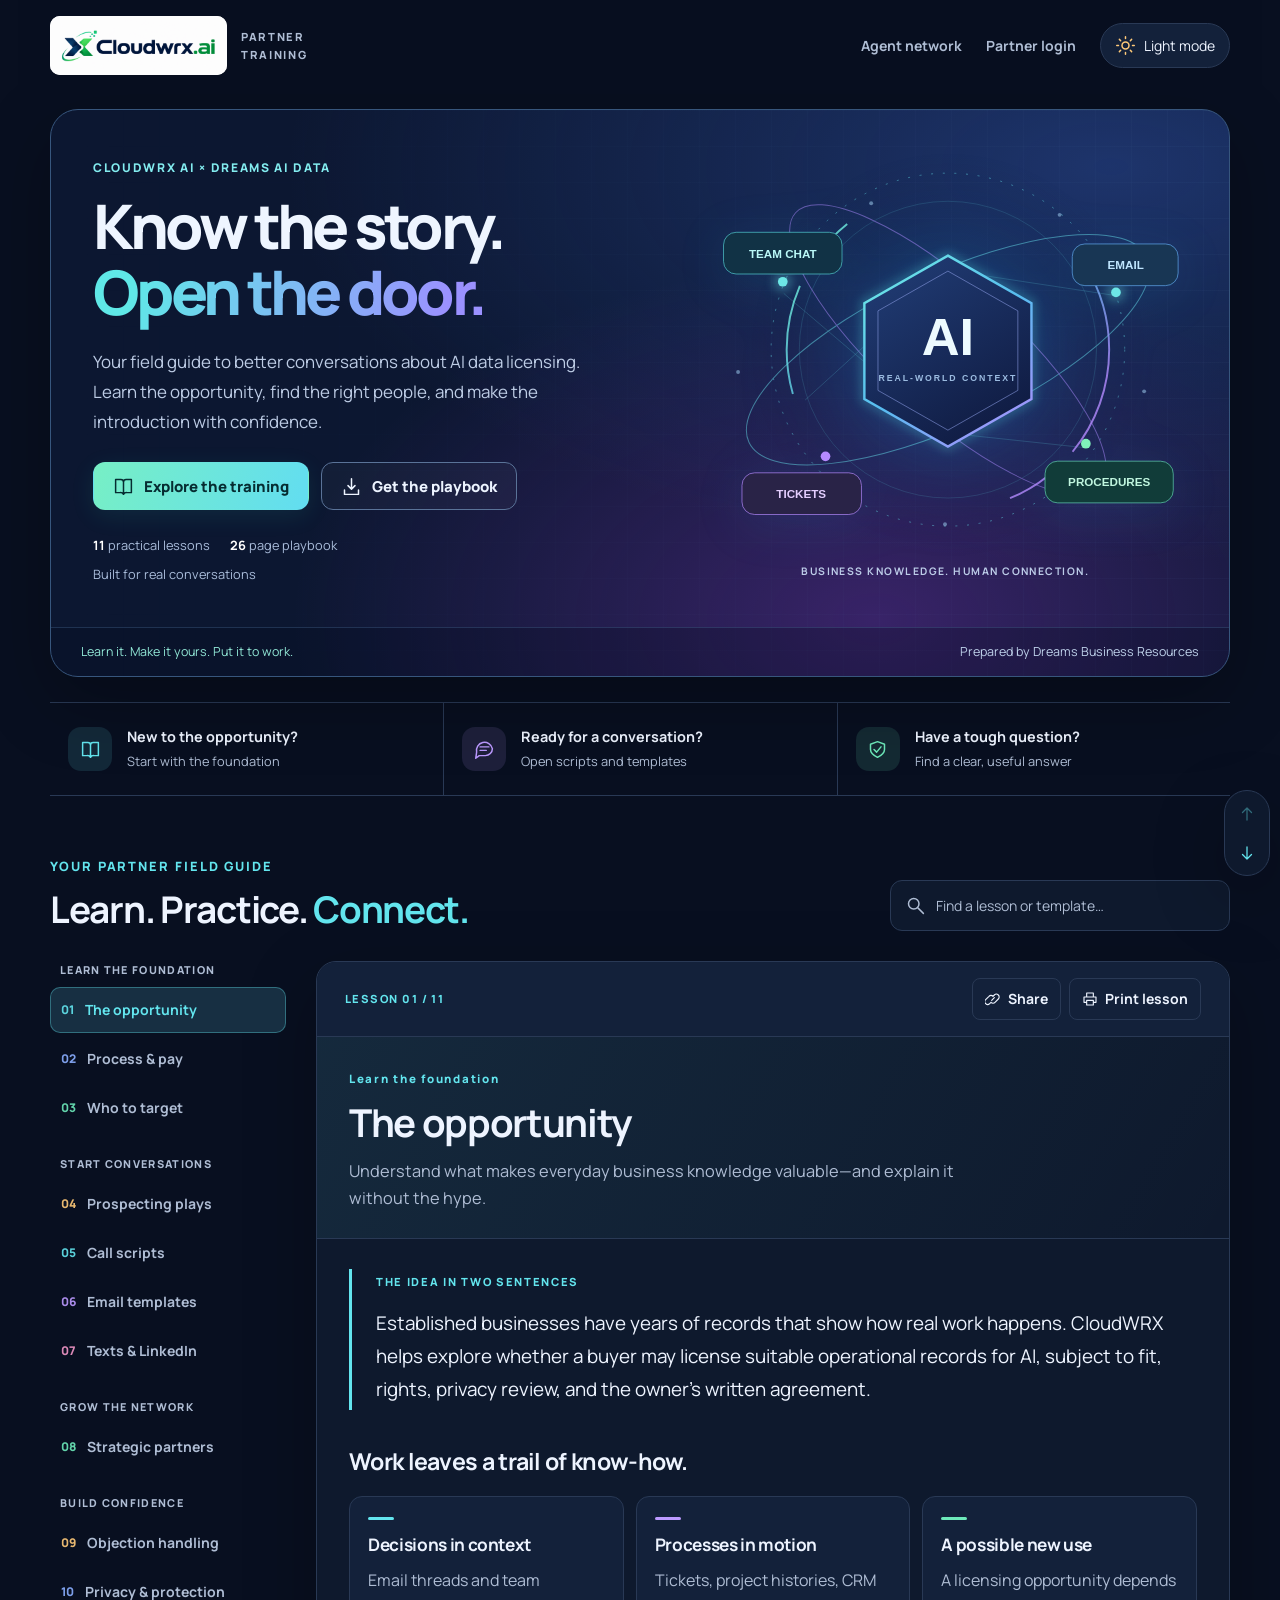
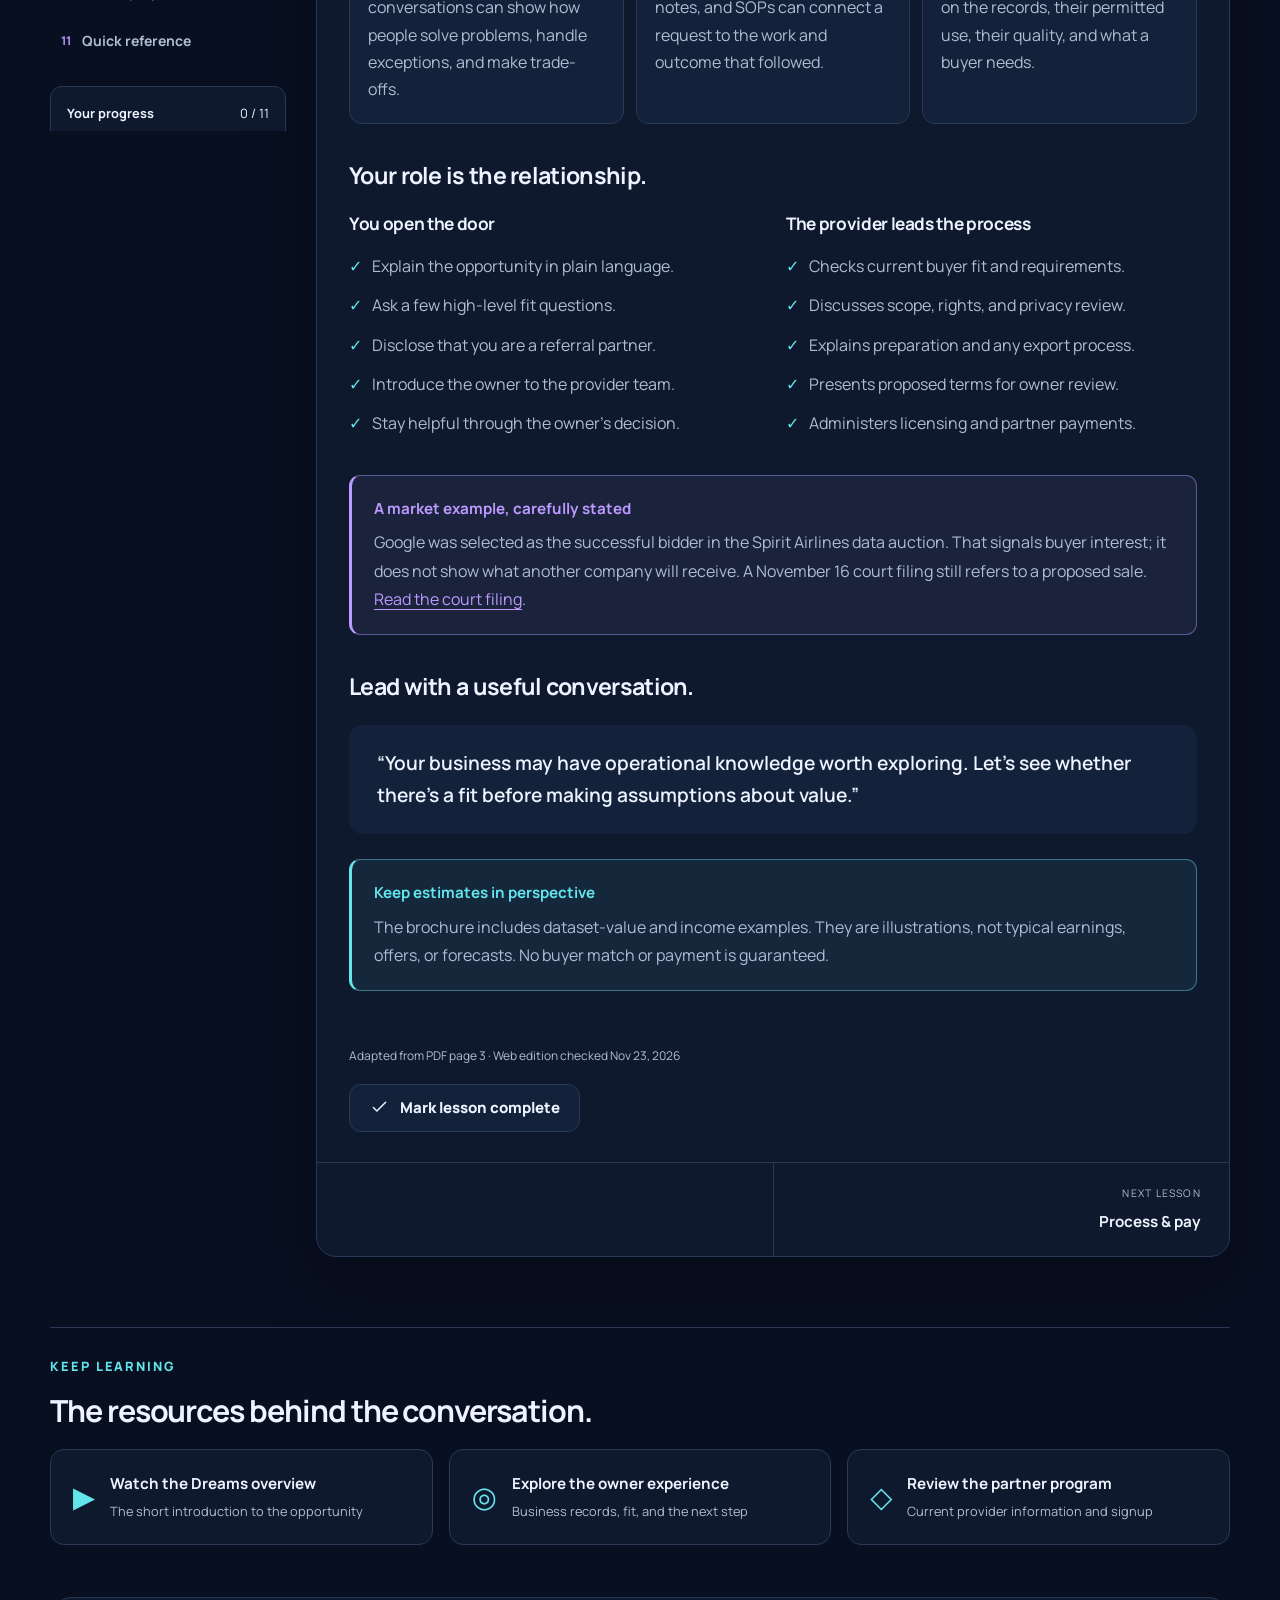
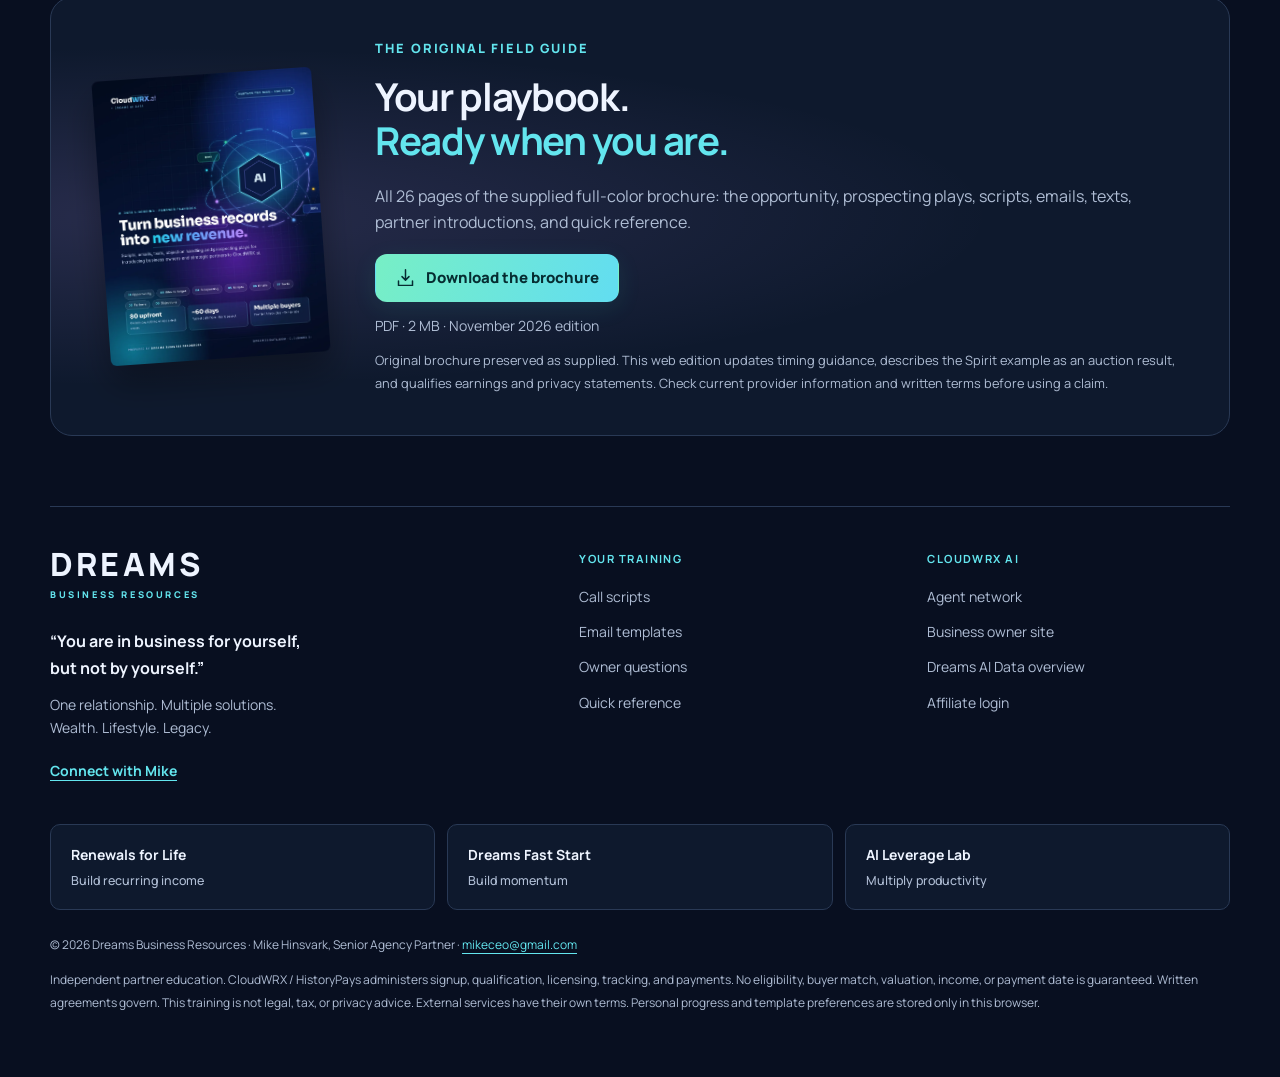
<file: training/index.html>
<!doctype html><html lang="en" data-theme="dark"><head><meta charset="UTF-8"><meta name="viewport" content="width=device-width, initial-scale=1"><title>CloudWRX AI Partner Training | Dreams Business Resources</title><meta name="description" content="A practical CloudWRX AI partner training library with 11 lessons, call scripts, email and text templates, prospecting plays, privacy guidance, and a downloadable playbook."><meta name="color-scheme" content="dark light"><meta name="theme-color" content="#080f20"><link rel="canonical" href="https://cloudwrxai.com/training/"><meta property="og:title" content="CloudWRX AI Partner Training | Dreams Business Resources"><meta property="og:description" content="A practical CloudWRX AI partner training library with 11 lessons, call scripts, email and text templates, prospecting plays, privacy guidance, and a downloadable playbook."><meta property="og:type" content="website"><meta property="og:url" content="https://cloudwrxai.com/training/"><meta property="og:image" content="https://cloudwrxai.com/training/assets/playbook-cover.webp"><link rel="icon" type="image/svg+xml" href="/training/assets/favicon.svg"><script>try{var t=localStorage.getItem('cloudwrx-training-theme');if(t==='light'||t==='dark')document.documentElement.dataset.theme=t}catch(e){}</script><link rel="preconnect" href="https://fonts.googleapis.com"><link rel="preconnect" href="https://fonts.gstatic.com" crossorigin><link href="https://fonts.googleapis.com/css2?family=Manrope:wght@400;500;600;700;800&amp;display=swap" rel="stylesheet"><link rel="stylesheet" href="/training/assets/training.css"><script src="/training/assets/training.js" defer></script><script type="application/ld+json">{"@context":"https://schema.org","@type":"LearningResource","name":"CloudWRX AI Partner Training | Dreams Business Resources","description":"A practical CloudWRX AI partner training library with 11 lessons, call scripts, email and text templates, prospecting plays, privacy guidance, and a downloadable playbook.","url":"https://cloudwrxai.com/training/","inLanguage":"en","learningResourceType":"Partner training guide","publisher":{"@type":"Organization","name":"Dreams Business Resources"},"isAccessibleForFree":true}</script></head><body data-chapter="opportunity"><a class="skip-link" href="#lesson">Skip to the lesson</a><header class="site-header wrap" id="top"><a class="brand" href="/training/" aria-label="CloudWRX training home"><img src="/training/assets/cloudwrx-logo.png" width="1080" height="360" alt="Cloudwrx.ai"><span>PARTNER TRAINING</span></a><nav class="header-actions" aria-label="Main navigation"><a class="header-link" data-ref-kind="agent" href="https://cloudwrxai.com/?ref=bbq4pucskp">Agent network</a><a class="header-link" href="https://historypays.com/login" target="_blank" rel="noopener">Partner login</a><button id="theme-toggle" class="theme-toggle" aria-label="Switch to light mode" type="button"><svg aria-hidden="true" viewBox="0 0 24 24" fill="none" stroke="currentColor" stroke-width="1.7" stroke-linecap="round" stroke-linejoin="round"><circle cx="12" cy="12" r="4"/><path d="M12 2v2m0 16v2M2 12h2m16 0h2M5 5l1.5 1.5m11 11L19 19M5 19l1.5-1.5m11-11L19 5"/></svg><span>Light mode</span></button></nav></header><main><section class="hero wrap " aria-labelledby="hero-title" data-section><div class="hero-copy"><span class="eyebrow">CLOUDWRX AI × DREAMS AI DATA</span><h1 id="hero-title">Know the story.<br><em>Open the door.</em></h1><p>Your field guide to better conversations about AI data licensing. Learn the opportunity, find the right people, and make the introduction with confidence.</p><div class="button-row"><a class="button primary" href="#library"><svg aria-hidden="true" viewBox="0 0 24 24" fill="none" stroke="currentColor" stroke-width="1.7" stroke-linecap="round" stroke-linejoin="round"><path d="M3 4h6a3 3 0 0 1 3 3v14a4 4 0 0 0-4-2H3Zm18 0h-6a3 3 0 0 0-3 3v14a4 4 0 0 1 4-2h5Z"/></svg>Explore the training</a><a class="button ghost" href="/training/CloudWRX-AI-Data-Partner-Training-Playbook.pdf" download><svg aria-hidden="true" viewBox="0 0 24 24" fill="none" stroke="currentColor" stroke-width="1.7" stroke-linecap="round" stroke-linejoin="round"><path d="M12 3v12m-4-4 4 4 4-4M4 16v5h16v-5"/></svg>Get the playbook</a></div><div class="hero-meta"><span><b>11</b> practical lessons</span><span><b>26</b> page playbook</span><span>Built for real conversations</span></div></div><div class="hero-art"><img src="/training/assets/knowledge-network.svg" width="560" height="430" alt="Operational knowledge connected to AI: email, tickets, chat, and procedures"><div class="art-caption">BUSINESS KNOWLEDGE. HUMAN CONNECTION.</div></div><div class="hero-bottom"><span>Learn it. Make it yours. Put it to work.</span><span>Prepared by Dreams Business Resources</span></div></section><section class="learning-paths wrap" aria-label="Choose a learning path"><a href="/training/opportunity/#library" data-route><span class="path-icon cyan"><svg aria-hidden="true" viewBox="0 0 24 24" fill="none" stroke="currentColor" stroke-width="1.7" stroke-linecap="round" stroke-linejoin="round"><path d="M3 4h6a3 3 0 0 1 3 3v14a4 4 0 0 0-4-2H3Zm18 0h-6a3 3 0 0 0-3 3v14a4 4 0 0 1 4-2h5Z"/></svg></span><div><strong>New to the opportunity?</strong><span>Start with the foundation</span></div></a><a href="/training/call-scripts/#library" data-route><span class="path-icon violet"><svg aria-hidden="true" viewBox="0 0 24 24" fill="none" stroke="currentColor" stroke-width="1.7" stroke-linecap="round" stroke-linejoin="round"><path d="M21 11a8 8 0 0 1-8 8H6l-4 3 1-7a8 8 0 1 1 18-4Z"/><path d="M7 9h10M7 13h7"/></svg></span><div><strong>Ready for a conversation?</strong><span>Open scripts and templates</span></div></a><a href="/training/objections/#library" data-route><span class="path-icon green"><svg aria-hidden="true" viewBox="0 0 24 24" fill="none" stroke="currentColor" stroke-width="1.7" stroke-linecap="round" stroke-linejoin="round"><path d="m12 3 8 3v6c0 5-8 9-8 9s-8-4-8-9V6Z"/><path d="m8 12 3 3 5-6"/></svg></span><div><strong>Have a tough question?</strong><span>Find a clear, useful answer</span></div></a></section><section class="library wrap" id="library" data-section><div class="library-heading"><div><span class="eyebrow">YOUR PARTNER FIELD GUIDE</span><h2>Learn. Practice. <em>Connect.</em></h2></div><div class="library-search"><label class="sr-only" for="training-search">Search the training library</label><div class="search-box"><svg aria-hidden="true" viewBox="0 0 24 24" fill="none" stroke="currentColor" stroke-width="1.7" stroke-linecap="round" stroke-linejoin="round"><circle cx="10" cy="10" r="6"/><path d="m15 15 6 6"/></svg><input type="search" id="training-search" placeholder="Find a lesson or template…" autocomplete="off" aria-controls="search-results"></div><div id="search-results" hidden aria-live="polite"></div></div></div><div class="library-grid"><aside class="library-sidebar"><nav class="chapter-nav" aria-label="Training chapters"><p class="nav-group">Learn the foundation</p><a class="chapter-tab cyan" data-route data-chapter="opportunity" href="/training/opportunity/#library" aria-current="page"><span class="chapter-num">01</span><span>The opportunity</span><span class="completion-mark" aria-hidden="true">✓</span></a><a class="chapter-tab blue" data-route data-chapter="how-it-works" href="/training/how-it-works/#library" ><span class="chapter-num">02</span><span>Process & pay</span><span class="completion-mark" aria-hidden="true">✓</span></a><a class="chapter-tab green" data-route data-chapter="who-to-target" href="/training/who-to-target/#library" ><span class="chapter-num">03</span><span>Who to target</span><span class="completion-mark" aria-hidden="true">✓</span></a><p class="nav-group">Start conversations</p><a class="chapter-tab amber" data-route data-chapter="prospecting" href="/training/prospecting/#library" ><span class="chapter-num">04</span><span>Prospecting plays</span><span class="completion-mark" aria-hidden="true">✓</span></a><a class="chapter-tab cyan" data-route data-chapter="call-scripts" href="/training/call-scripts/#library" ><span class="chapter-num">05</span><span>Call scripts</span><span class="completion-mark" aria-hidden="true">✓</span></a><a class="chapter-tab violet" data-route data-chapter="email-templates" href="/training/email-templates/#library" ><span class="chapter-num">06</span><span>Email templates</span><span class="completion-mark" aria-hidden="true">✓</span></a><a class="chapter-tab pink" data-route data-chapter="texts-linkedin" href="/training/texts-linkedin/#library" ><span class="chapter-num">07</span><span>Texts & LinkedIn</span><span class="completion-mark" aria-hidden="true">✓</span></a><p class="nav-group">Grow the network</p><a class="chapter-tab green" data-route data-chapter="strategic-partners" href="/training/strategic-partners/#library" ><span class="chapter-num">08</span><span>Strategic partners</span><span class="completion-mark" aria-hidden="true">✓</span></a><p class="nav-group">Build confidence</p><a class="chapter-tab amber" data-route data-chapter="objections" href="/training/objections/#library" ><span class="chapter-num">09</span><span>Objection handling</span><span class="completion-mark" aria-hidden="true">✓</span></a><a class="chapter-tab blue" data-route data-chapter="privacy" href="/training/privacy/#library" ><span class="chapter-num">10</span><span>Privacy & protection</span><span class="completion-mark" aria-hidden="true">✓</span></a><a class="chapter-tab violet" data-route data-chapter="quick-reference" href="/training/quick-reference/#library" ><span class="chapter-num">11</span><span>Quick reference</span><span class="completion-mark" aria-hidden="true">✓</span></a></nav><div class="progress-card"><div><strong>Your progress</strong><span id="progress-count">0 / 11</span></div><progress id="learning-progress" max="11" value="0" aria-label="Lessons completed"></progress><small>Saved on this device.</small></div></aside><article class="lesson cyan" id="lesson"><div class="lesson-toolbar"><span class="lesson-label">LESSON 01 / 11</span><div><button class="small-button" id="share-lesson" aria-label="Copy lesson link"><svg aria-hidden="true" viewBox="0 0 24 24" fill="none" stroke="currentColor" stroke-width="1.7" stroke-linecap="round" stroke-linejoin="round"><path d="m10 14 4-4m-5 7-2 2a4 4 0 0 1-6-6l5-5a4 4 0 0 1 6 0m0 0 2-2a4 4 0 1 1 6 6l-5 5a4 4 0 0 1-6 0"/></svg><span>Share</span></button><button class="small-button" id="print-lesson" aria-label="Print lesson"><svg aria-hidden="true" viewBox="0 0 24 24" fill="none" stroke="currentColor" stroke-width="1.7" stroke-linecap="round" stroke-linejoin="round"><path d="M7 8V3h10v5M6 17H3V9h18v8h-3M7 14h10v7H7Z"/></svg><span>Print lesson</span></button></div></div><div class="lesson-heading"><span class="eyebrow">Learn the foundation</span><h2>The opportunity</h2><p>Understand what makes everyday business knowledge valuable—and explain it without the hype.</p></div><div class="lesson-body">
<div class="big-idea"><span class="eyebrow">THE IDEA IN TWO SENTENCES</span><p>Established businesses have years of records that show how real work happens. CloudWRX helps explore whether a buyer may license suitable operational records for AI, subject to fit, rights, privacy review, and the owner’s written agreement.</p></div>
<h2>Work leaves a trail of know-how.</h2><div class="cards "><article class="card"><h3>Decisions in context</h3><p>Email threads and team conversations can show how people solve problems, handle exceptions, and make trade-offs.</p></article><article class="card"><h3>Processes in motion</h3><p>Tickets, project histories, CRM notes, and SOPs can connect a request to the work and outcome that followed.</p></article><article class="card"><h3>A possible new use</h3><p>A licensing opportunity depends on the records, their permitted use, their quality, and what a buyer needs.</p></article></div>
<h2>Your role is the relationship.</h2><div class="split"><div><h3>You open the door</h3><ul class="check-list"><li>Explain the opportunity in plain language.</li><li>Ask a few high-level fit questions.</li><li>Disclose that you are a referral partner.</li><li>Introduce the owner to the provider team.</li><li>Stay helpful through the owner’s decision.</li></ul></div><div><h3>The provider leads the process</h3><ul class="check-list"><li>Checks current buyer fit and requirements.</li><li>Discusses scope, rights, and privacy review.</li><li>Explains preparation and any export process.</li><li>Presents proposed terms for owner review.</li><li>Administers licensing and partner payments.</li></ul></div></div>
<aside class="note violet"><strong>A market example, carefully stated</strong><p>Google was selected as the successful bidder in the Spirit Airlines data auction. That signals buyer interest; it does not show what another company will receive. A November 16 court filing still refers to a proposed sale. <a href="https://document.epiq11.com/document/getdocumentbycode?docId=4631006&amp;projectCode=SPJ&amp;source=DM" target="_blank" rel="noopener">Read the court filing</a>.</p></aside>
<h2>Lead with a useful conversation.</h2><blockquote>“Your business may have operational knowledge worth exploring. Let’s see whether there’s a fit before making assumptions about value.”</blockquote>
<aside class="note cyan"><strong>Keep estimates in perspective</strong><p>The brochure includes dataset-value and income examples. They are illustrations, not typical earnings, offers, or forecasts. No buyer match or payment is guaranteed.</p></aside></div><div class="lesson-end"><p class="caption">Adapted from PDF page 3 · Web edition checked Nov 23, 2026</p><button class="button complete-button" id="complete-lesson" aria-pressed="false"><svg aria-hidden="true" viewBox="0 0 24 24" fill="none" stroke="currentColor" stroke-width="1.7" stroke-linecap="round" stroke-linejoin="round"><path d="m5 12 4 4L19 6"/></svg><span>Mark lesson complete</span></button></div><nav class="lesson-pagination" aria-label="Previous and next lesson"><span></span><a data-route href="/training/how-it-works/#library"><small>NEXT LESSON</small><strong>Process & pay</strong></a></nav></article></div></section><section id="resources" class="resources wrap" data-section><div class="section-heading"><span class="eyebrow">KEEP LEARNING</span><h2>The resources behind the conversation.</h2></div><div class="resource-links"><a href="https://dreamsaidata.com/#overview" target="_blank" rel="noopener"><span class="resource-symbol">▶</span><span><strong>Watch the Dreams overview</strong><small>The short introduction to the opportunity</small></span></a><a data-ref-kind="client" href="https://cloudwrxaidata.com/?ref=bbq4pucskp" target="_blank" rel="noopener"><span class="resource-symbol">◎</span><span><strong>Explore the owner experience</strong><small>Business records, fit, and the next step</small></span></a><a data-ref-kind="partner" href="https://cloudwrx.ai/partners?ref=bbq4pucskp" target="_blank" rel="noopener"><span class="resource-symbol">◇</span><span><strong>Review the partner program</strong><small>Current provider information and signup</small></span></a></div></section><section id="download" class="download wrap" data-section><img src="/training/assets/playbook-cover.webp" width="850" height="1100" alt="CloudWRX AI Partner Training Playbook cover" loading="lazy"><div><span class="eyebrow">THE ORIGINAL FIELD GUIDE</span><h2>Your playbook.<br><em>Ready when you are.</em></h2><p>All 26 pages of the supplied full-color brochure: the opportunity, prospecting plays, scripts, emails, texts, partner introductions, and quick reference.</p><a class="button primary" href="/training/CloudWRX-AI-Data-Partner-Training-Playbook.pdf" download><svg aria-hidden="true" viewBox="0 0 24 24" fill="none" stroke="currentColor" stroke-width="1.7" stroke-linecap="round" stroke-linejoin="round"><path d="M12 3v12m-4-4 4 4 4-4M4 16v5h16v-5"/></svg>Download the brochure</a><p class="caption">PDF · 2 MB · November 2026 edition</p><p class="source-note">Original brochure preserved as supplied. This web edition updates timing guidance, describes the Spirit example as an auction result, and qualifies earnings and privacy statements. Check current provider information and written terms before using a claim.</p></div></section></main><footer class="footer wrap" id="footer" data-section><div class="footer-main"><div class="footer-brand"><a href="https://renewalsforlife.com/" class="dreams-wordmark">DREAMS<span>BUSINESS RESOURCES</span></a><p class="footer-quote">“You are in business for yourself,<br>but not by yourself.”</p><p>One relationship. Multiple solutions.<br>Wealth. Lifestyle. Legacy.</p><a href="mailto:mikeceo@gmail.com">Connect with Mike</a></div><div><h2>YOUR TRAINING</h2><a href="/training/call-scripts/#library" data-route>Call scripts</a><a href="/training/email-templates/#library" data-route>Email templates</a><a href="/training/objections/#library" data-route>Owner questions</a><a href="/training/quick-reference/#library" data-route>Quick reference</a></div><div><h2>CLOUDWRX AI</h2><a data-ref-kind="agent" href="https://cloudwrxai.com/?ref=bbq4pucskp">Agent network</a><a data-ref-kind="client" href="https://cloudwrxaidata.com/?ref=bbq4pucskp" target="_blank" rel="noopener">Business owner site</a><a href="https://dreamsaidata.com/#overview" target="_blank" rel="noopener">Dreams AI Data overview</a><a href="https://historypays.com/login" target="_blank" rel="noopener">Affiliate login</a></div></div><div class="ecosystem"><a href="https://renewalsforlife.com/">Renewals for Life<span>Build recurring income</span></a><a href="https://dreamsfaststart.com/">Dreams Fast Start<span>Build momentum</span></a><a href="https://aileveragelab.pro/">AI Leverage Lab<span>Multiply productivity</span></a></div><div class="footer-legal"><p>© 2026 Dreams Business Resources · Mike Hinsvark, Senior Agency Partner · <a href="mailto:mikeceo@gmail.com">mikeceo@gmail.com</a></p><p>Independent partner education. CloudWRX / HistoryPays administers signup, qualification, licensing, tracking, and payments. No eligibility, buyer match, valuation, income, or payment date is guaranteed. Written agreements govern. This training is not legal, tax, or privacy advice. External services have their own terms. Personal progress and template preferences are stored only in this browser.</p></div></footer><nav class="page-navigation" aria-label="Page navigation"><button id="section-up" aria-label="Previous section"><svg aria-hidden="true" viewBox="0 0 24 24" fill="none" stroke="currentColor" stroke-width="1.7" stroke-linecap="round" stroke-linejoin="round"><path d="M12 20V4m-6 6 6-6 6 6"/></svg></button><button id="section-down" aria-label="Next section"><svg aria-hidden="true" viewBox="0 0 24 24" fill="none" stroke="currentColor" stroke-width="1.7" stroke-linecap="round" stroke-linejoin="round"><path d="M12 4v16m-6-6 6 6 6-6"/></svg></button></nav><div id="toast" role="status" aria-live="polite"></div></body></html>
</file>
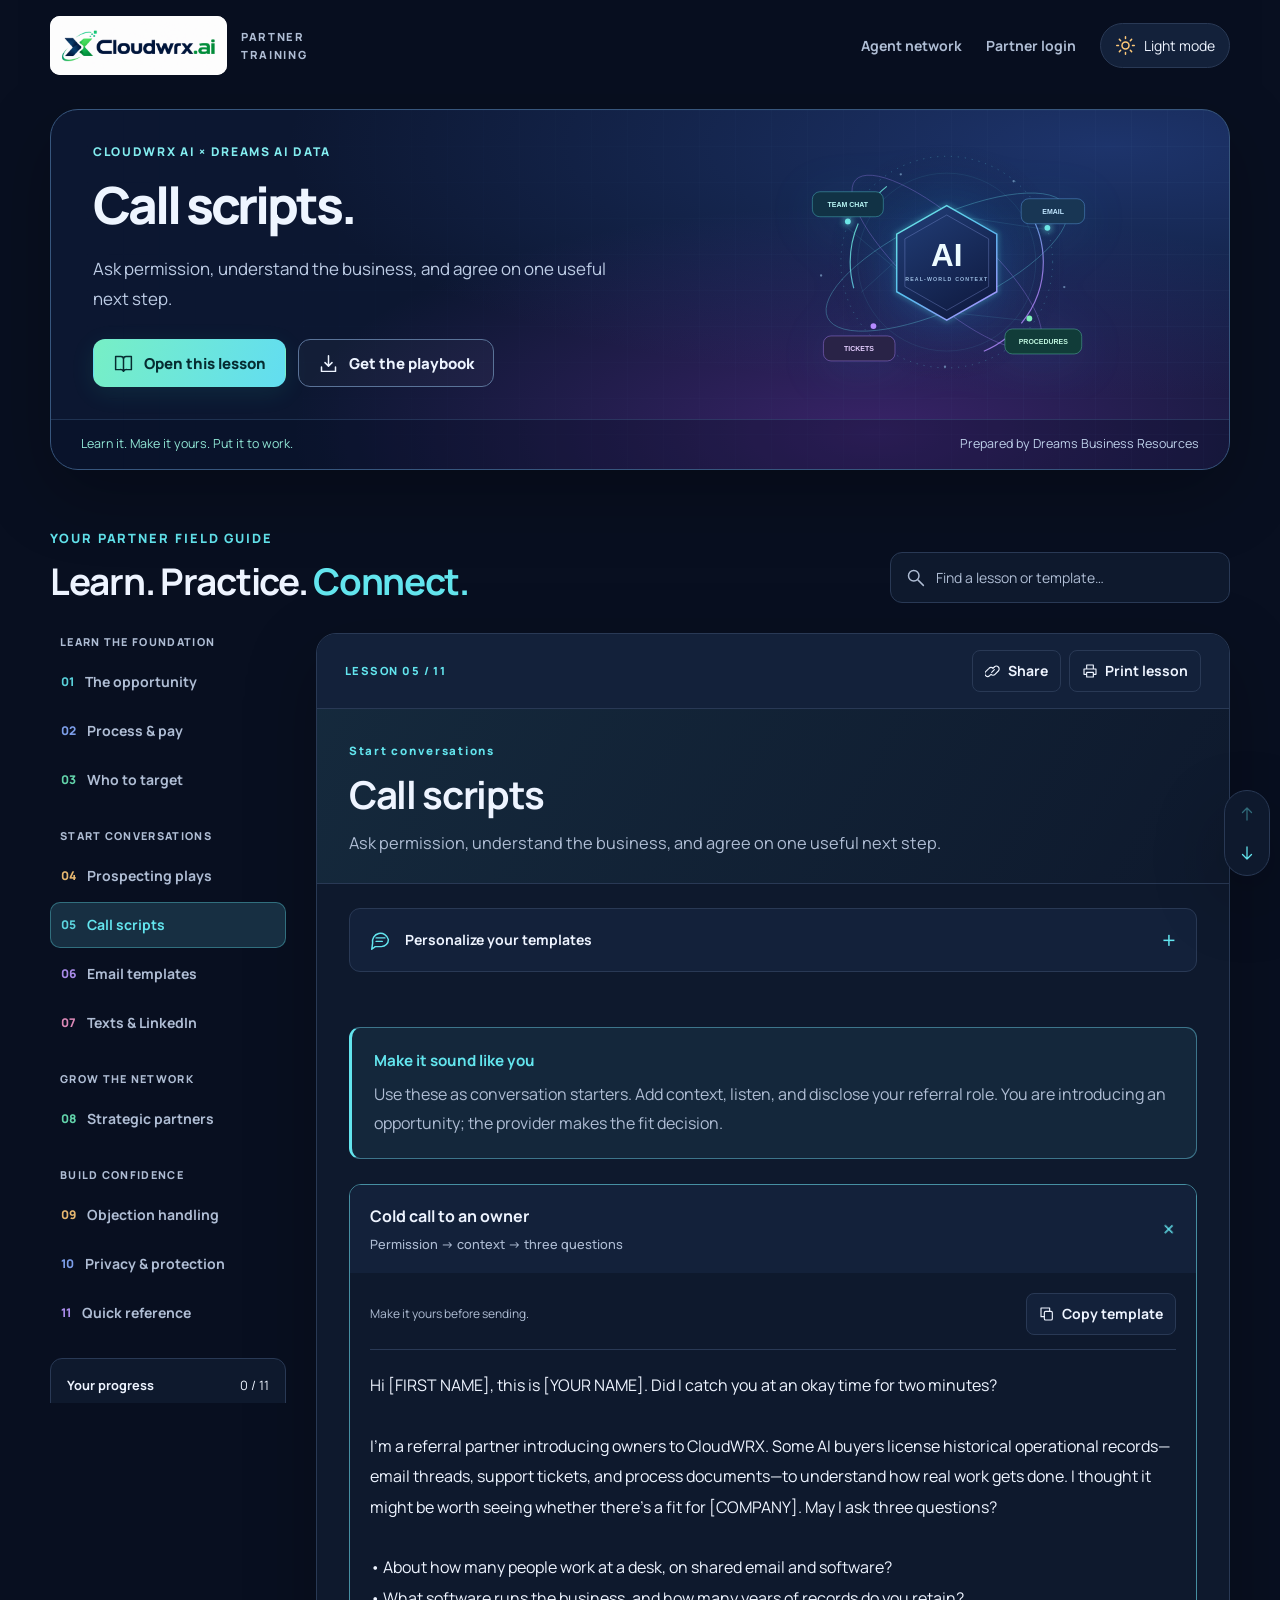
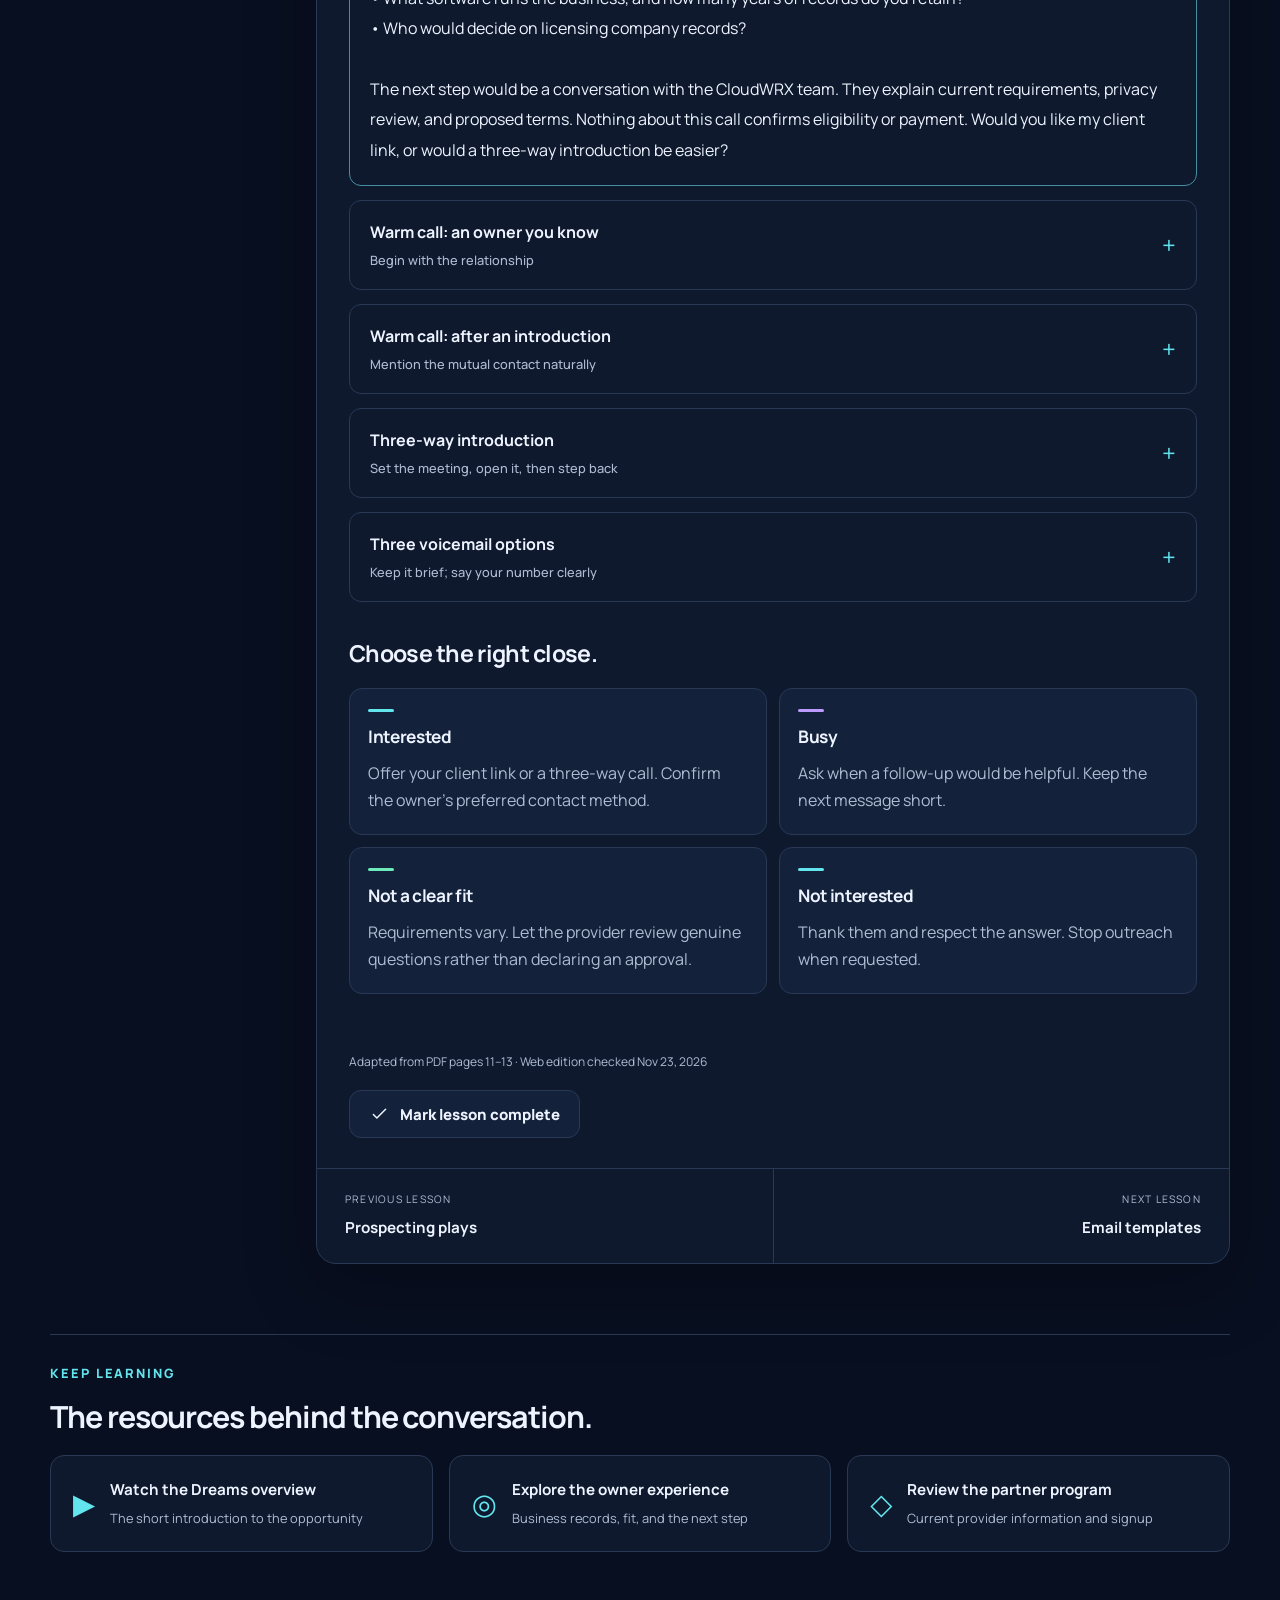
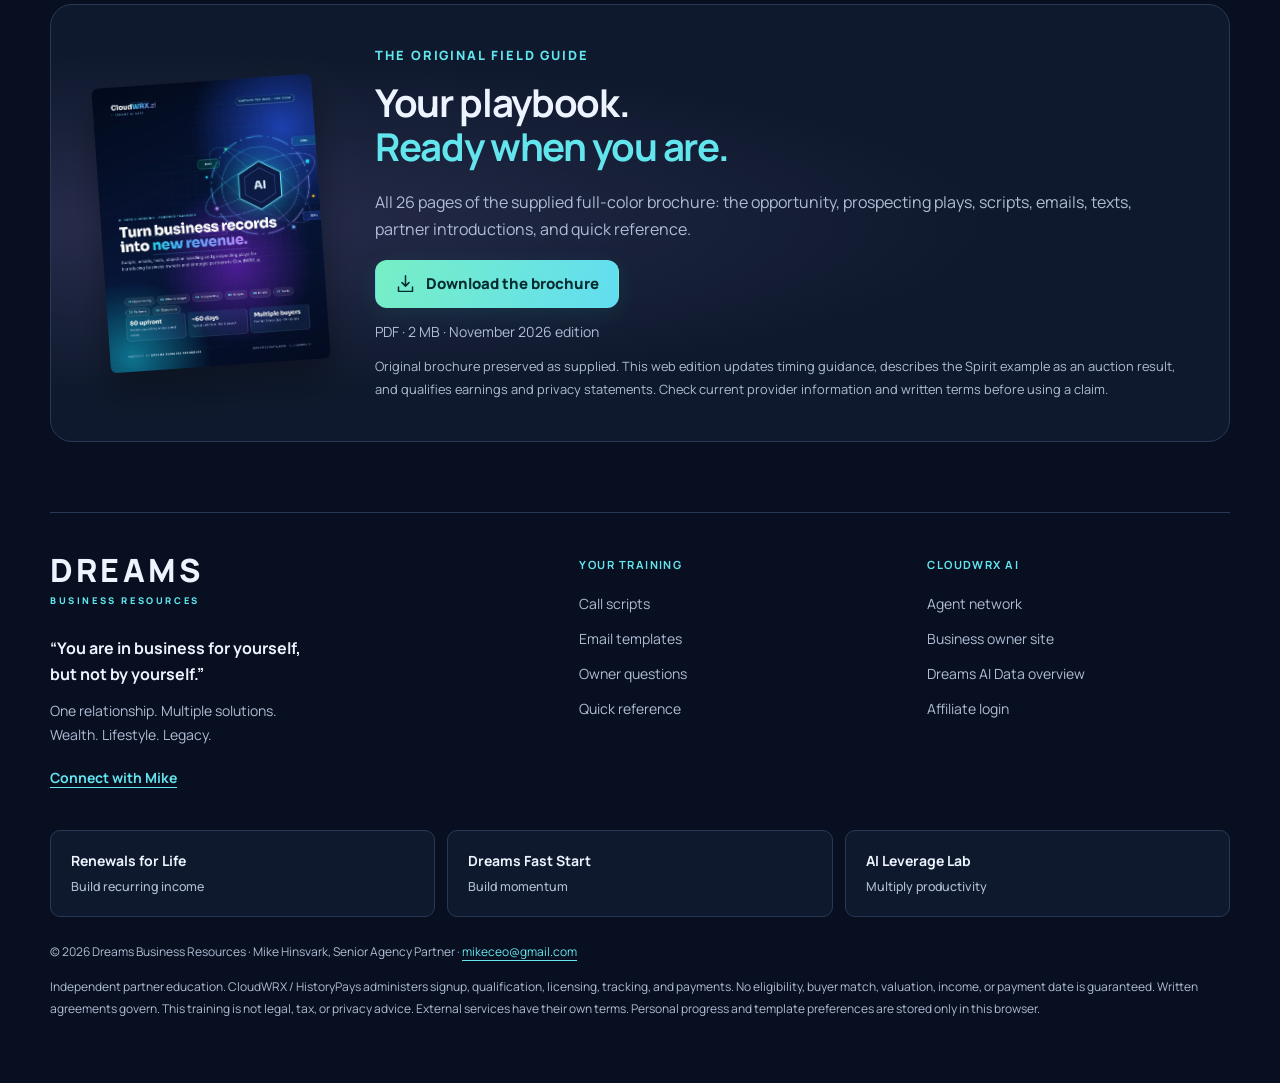
<file: training/call-scripts/index.html>
<!doctype html><html lang="en" data-theme="dark"><head><meta charset="UTF-8"><meta name="viewport" content="width=device-width, initial-scale=1"><title>Call scripts | CloudWRX AI Partner Training</title><meta name="description" content="Ask permission, understand the business, and agree on one useful next step."><meta name="color-scheme" content="dark light"><meta name="theme-color" content="#080f20"><link rel="canonical" href="https://cloudwrxai.com/training/call-scripts/"><meta property="og:title" content="Call scripts | CloudWRX AI Partner Training"><meta property="og:description" content="Ask permission, understand the business, and agree on one useful next step."><meta property="og:type" content="website"><meta property="og:url" content="https://cloudwrxai.com/training/call-scripts/"><meta property="og:image" content="https://cloudwrxai.com/training/assets/playbook-cover.webp"><link rel="icon" type="image/svg+xml" href="/training/assets/favicon.svg"><script>try{var t=localStorage.getItem('cloudwrx-training-theme');if(t==='light'||t==='dark')document.documentElement.dataset.theme=t}catch(e){}</script><link rel="preconnect" href="https://fonts.googleapis.com"><link rel="preconnect" href="https://fonts.gstatic.com" crossorigin><link href="https://fonts.googleapis.com/css2?family=Manrope:wght@400;500;600;700;800&amp;display=swap" rel="stylesheet"><link rel="stylesheet" href="/training/assets/training.css"><script src="/training/assets/training.js" defer></script><script type="application/ld+json">{"@context":"https://schema.org","@type":"LearningResource","name":"Call scripts | CloudWRX AI Partner Training","description":"Ask permission, understand the business, and agree on one useful next step.","url":"https://cloudwrxai.com/training/call-scripts/","inLanguage":"en","learningResourceType":"Partner training guide","publisher":{"@type":"Organization","name":"Dreams Business Resources"},"isAccessibleForFree":true}</script></head><body data-chapter="call-scripts"><a class="skip-link" href="#lesson">Skip to the lesson</a><header class="site-header wrap" id="top"><a class="brand" href="/training/" aria-label="CloudWRX training home"><img src="/training/assets/cloudwrx-logo.png" width="1080" height="360" alt="Cloudwrx.ai"><span>PARTNER TRAINING</span></a><nav class="header-actions" aria-label="Main navigation"><a class="header-link" data-ref-kind="agent" href="https://cloudwrxai.com/?ref=bbq4pucskp">Agent network</a><a class="header-link" href="https://historypays.com/login" target="_blank" rel="noopener">Partner login</a><button id="theme-toggle" class="theme-toggle" aria-label="Switch to light mode" type="button"><svg aria-hidden="true" viewBox="0 0 24 24" fill="none" stroke="currentColor" stroke-width="1.7" stroke-linecap="round" stroke-linejoin="round"><circle cx="12" cy="12" r="4"/><path d="M12 2v2m0 16v2M2 12h2m16 0h2M5 5l1.5 1.5m11 11L19 19M5 19l1.5-1.5m11-11L19 5"/></svg><span>Light mode</span></button></nav></header><main><section class="hero wrap chapter-hero" aria-labelledby="hero-title" data-section><div class="hero-copy"><span class="eyebrow">CLOUDWRX AI × DREAMS AI DATA</span><h1 id="hero-title">Call scripts.</h1><p>Ask permission, understand the business, and agree on one useful next step.</p><div class="button-row"><a class="button primary" href="#library"><svg aria-hidden="true" viewBox="0 0 24 24" fill="none" stroke="currentColor" stroke-width="1.7" stroke-linecap="round" stroke-linejoin="round"><path d="M3 4h6a3 3 0 0 1 3 3v14a4 4 0 0 0-4-2H3Zm18 0h-6a3 3 0 0 0-3 3v14a4 4 0 0 1 4-2h5Z"/></svg>Open this lesson</a><a class="button ghost" href="/training/CloudWRX-AI-Data-Partner-Training-Playbook.pdf" download><svg aria-hidden="true" viewBox="0 0 24 24" fill="none" stroke="currentColor" stroke-width="1.7" stroke-linecap="round" stroke-linejoin="round"><path d="M12 3v12m-4-4 4 4 4-4M4 16v5h16v-5"/></svg>Get the playbook</a></div><div class="hero-meta"><span><b>11</b> practical lessons</span><span><b>26</b> page playbook</span><span>Built for real conversations</span></div></div><div class="hero-art"><img src="/training/assets/knowledge-network.svg" width="560" height="430" alt="Operational knowledge connected to AI: email, tickets, chat, and procedures"><div class="art-caption">BUSINESS KNOWLEDGE. HUMAN CONNECTION.</div></div><div class="hero-bottom"><span>Learn it. Make it yours. Put it to work.</span><span>Prepared by Dreams Business Resources</span></div></section><section class="library wrap" id="library" data-section><div class="library-heading"><div><span class="eyebrow">YOUR PARTNER FIELD GUIDE</span><h2>Learn. Practice. <em>Connect.</em></h2></div><div class="library-search"><label class="sr-only" for="training-search">Search the training library</label><div class="search-box"><svg aria-hidden="true" viewBox="0 0 24 24" fill="none" stroke="currentColor" stroke-width="1.7" stroke-linecap="round" stroke-linejoin="round"><circle cx="10" cy="10" r="6"/><path d="m15 15 6 6"/></svg><input type="search" id="training-search" placeholder="Find a lesson or template…" autocomplete="off" aria-controls="search-results"></div><div id="search-results" hidden aria-live="polite"></div></div></div><div class="library-grid"><aside class="library-sidebar"><nav class="chapter-nav" aria-label="Training chapters"><p class="nav-group">Learn the foundation</p><a class="chapter-tab cyan" data-route data-chapter="opportunity" href="/training/opportunity/#library" ><span class="chapter-num">01</span><span>The opportunity</span><span class="completion-mark" aria-hidden="true">✓</span></a><a class="chapter-tab blue" data-route data-chapter="how-it-works" href="/training/how-it-works/#library" ><span class="chapter-num">02</span><span>Process & pay</span><span class="completion-mark" aria-hidden="true">✓</span></a><a class="chapter-tab green" data-route data-chapter="who-to-target" href="/training/who-to-target/#library" ><span class="chapter-num">03</span><span>Who to target</span><span class="completion-mark" aria-hidden="true">✓</span></a><p class="nav-group">Start conversations</p><a class="chapter-tab amber" data-route data-chapter="prospecting" href="/training/prospecting/#library" ><span class="chapter-num">04</span><span>Prospecting plays</span><span class="completion-mark" aria-hidden="true">✓</span></a><a class="chapter-tab cyan" data-route data-chapter="call-scripts" href="/training/call-scripts/#library" aria-current="page"><span class="chapter-num">05</span><span>Call scripts</span><span class="completion-mark" aria-hidden="true">✓</span></a><a class="chapter-tab violet" data-route data-chapter="email-templates" href="/training/email-templates/#library" ><span class="chapter-num">06</span><span>Email templates</span><span class="completion-mark" aria-hidden="true">✓</span></a><a class="chapter-tab pink" data-route data-chapter="texts-linkedin" href="/training/texts-linkedin/#library" ><span class="chapter-num">07</span><span>Texts & LinkedIn</span><span class="completion-mark" aria-hidden="true">✓</span></a><p class="nav-group">Grow the network</p><a class="chapter-tab green" data-route data-chapter="strategic-partners" href="/training/strategic-partners/#library" ><span class="chapter-num">08</span><span>Strategic partners</span><span class="completion-mark" aria-hidden="true">✓</span></a><p class="nav-group">Build confidence</p><a class="chapter-tab amber" data-route data-chapter="objections" href="/training/objections/#library" ><span class="chapter-num">09</span><span>Objection handling</span><span class="completion-mark" aria-hidden="true">✓</span></a><a class="chapter-tab blue" data-route data-chapter="privacy" href="/training/privacy/#library" ><span class="chapter-num">10</span><span>Privacy & protection</span><span class="completion-mark" aria-hidden="true">✓</span></a><a class="chapter-tab violet" data-route data-chapter="quick-reference" href="/training/quick-reference/#library" ><span class="chapter-num">11</span><span>Quick reference</span><span class="completion-mark" aria-hidden="true">✓</span></a></nav><div class="progress-card"><div><strong>Your progress</strong><span id="progress-count">0 / 11</span></div><progress id="learning-progress" max="11" value="0" aria-label="Lessons completed"></progress><small>Saved on this device.</small></div></aside><article class="lesson cyan" id="lesson"><div class="lesson-toolbar"><span class="lesson-label">LESSON 05 / 11</span><div><button class="small-button" id="share-lesson" aria-label="Copy lesson link"><svg aria-hidden="true" viewBox="0 0 24 24" fill="none" stroke="currentColor" stroke-width="1.7" stroke-linecap="round" stroke-linejoin="round"><path d="m10 14 4-4m-5 7-2 2a4 4 0 0 1-6-6l5-5a4 4 0 0 1 6 0m0 0 2-2a4 4 0 1 1 6 6l-5 5a4 4 0 0 1-6 0"/></svg><span>Share</span></button><button class="small-button" id="print-lesson" aria-label="Print lesson"><svg aria-hidden="true" viewBox="0 0 24 24" fill="none" stroke="currentColor" stroke-width="1.7" stroke-linecap="round" stroke-linejoin="round"><path d="M7 8V3h10v5M6 17H3V9h18v8h-3M7 14h10v7H7Z"/></svg><span>Print lesson</span></button></div></div><div class="lesson-heading"><span class="eyebrow">Start conversations</span><h2>Call scripts</h2><p>Ask permission, understand the business, and agree on one useful next step.</p></div><details class="personalizer"><summary><svg aria-hidden="true" viewBox="0 0 24 24" fill="none" stroke="currentColor" stroke-width="1.7" stroke-linecap="round" stroke-linejoin="round"><path d="M21 11a8 8 0 0 1-8 8H6l-4 3 1-7a8 8 0 1 1 18-4Z"/><path d="M7 9h10M7 13h7"/></svg> Personalize your templates <span class="expand" aria-hidden="true">+</span></summary><form id="template-settings"><p>Add your details once. They stay in this browser and fill matching brackets when you copy. Review the remaining brackets before sending.</p><div class="form-grid"><label>Your name<input name="name" autocomplete="name" placeholder="Your name" maxlength="100"></label><label>Your phone<input name="phone" type="tel" autocomplete="tel" placeholder="Your phone" maxlength="50"></label><label>Your personal client link<input name="client" type="url" placeholder="https://…" maxlength="1000"></label><label>Your personal partner link<input name="partner" type="url" placeholder="https://…" maxlength="1000"></label></div><div class="button-row"><button class="button primary" type="submit">Save details</button><button class="small-button" type="button" id="clear-details">Clear details</button><span id="settings-status" class="caption" role="status"></span></div></form></details><div class="lesson-body"><aside class="note cyan"><strong>Make it sound like you</strong><p>Use these as conversation starters. Add context, listen, and disclose your referral role. You are introducing an opportunity; the provider makes the fit decision.</p></aside><details class="template" open><summary><span>Cold call to an owner<small>Permission → context → three questions</small></span><span class="expand" aria-hidden="true">+</span></summary><div class="template-content"><div class="copy-row"><span>Make it yours before sending.</span><button class="small-button" data-copy="template-0"><svg aria-hidden="true" viewBox="0 0 24 24" fill="none" stroke="currentColor" stroke-width="1.7" stroke-linecap="round" stroke-linejoin="round"><rect x="8" y="8" width="12" height="13" rx="2"/><path d="M16 8V3H3v13h5"/></svg> Copy template</button></div><div class="script-text" id="template-0" data-template>Hi [FIRST NAME], this is [YOUR NAME]. Did I catch you at an okay time for two minutes?

I’m a referral partner introducing owners to CloudWRX. Some AI buyers license historical operational records—email threads, support tickets, and process documents—to understand how real work gets done. I thought it might be worth seeing whether there’s a fit for [COMPANY]. May I ask three questions?

• About how many people work at a desk, on shared email and software?
• What software runs the business, and how many years of records do you retain?
• Who would decide on licensing company records?

The next step would be a conversation with the CloudWRX team. They explain current requirements, privacy review, and proposed terms. Nothing about this call confirms eligibility or payment. Would you like my client link, or would a three-way introduction be easier?</div></div></details><details class="template" ><summary><span>Warm call: an owner you know<small>Begin with the relationship</small></span><span class="expand" aria-hidden="true">+</span></summary><div class="template-content"><div class="copy-row"><span>Make it yours before sending.</span><button class="small-button" data-copy="template-1"><svg aria-hidden="true" viewBox="0 0 24 24" fill="none" stroke="currentColor" stroke-width="1.7" stroke-linecap="round" stroke-linejoin="round"><rect x="8" y="8" width="12" height="13" rx="2"/><path d="M16 8V3H3v13h5"/></svg> Copy template</button></div><div class="script-text" id="template-1" data-template>Hi [FIRST NAME], it’s [YOUR NAME]. How have you been? How’s [PERSONAL OR BUSINESS CONTEXT]?

I came across something that made me think of [COMPANY]. CloudWRX helps businesses explore licensing suitable historical operational records for AI. I’m a referral partner, so I may be compensated if an introduction results in a completed deal.

With your team and years in business, I thought a fit conversation might be useful. Could I ask about your desk staff, your systems and records, and who would make the decision?

If you’d like to explore it, I can introduce you to their team. They can explain the process and privacy questions directly, and you decide whether to proceed.

[YOUR CLIENT LINK]</div></div></details><details class="template" ><summary><span>Warm call: after an introduction<small>Mention the mutual contact naturally</small></span><span class="expand" aria-hidden="true">+</span></summary><div class="template-content"><div class="copy-row"><span>Make it yours before sending.</span><button class="small-button" data-copy="template-2"><svg aria-hidden="true" viewBox="0 0 24 24" fill="none" stroke="currentColor" stroke-width="1.7" stroke-linecap="round" stroke-linejoin="round"><rect x="8" y="8" width="12" height="13" rx="2"/><path d="M16 8V3H3v13h5"/></svg> Copy template</button></div><div class="script-text" id="template-2" data-template>Hi [FIRST NAME], this is [YOUR NAME]. [MUTUAL CONTACT] suggested we connect. Did they mention I might reach out?

I help introduce owners to CloudWRX to explore whether operational records may fit an AI licensing opportunity. I’m a referral partner and may be compensated if a deal closes.

Could I ask about [COMPANY]’s desk staff, software, and years of records? If it seems worth exploring, the team can explain the details. I can send my client link or help arrange a call.

[YOUR CLIENT LINK]

Thanks for taking the call. I’ll thank [MUTUAL CONTACT] for connecting us.</div></div></details><details class="template" ><summary><span>Three-way introduction<small>Set the meeting, open it, then step back</small></span><span class="expand" aria-hidden="true">+</span></summary><div class="template-content"><div class="copy-row"><span>Make it yours before sending.</span><button class="small-button" data-copy="template-3"><svg aria-hidden="true" viewBox="0 0 24 24" fill="none" stroke="currentColor" stroke-width="1.7" stroke-linecap="round" stroke-linejoin="round"><rect x="8" y="8" width="12" height="13" rx="2"/><path d="M16 8V3H3v13h5"/></svg> Copy template</button></div><div class="script-text" id="template-3" data-template>SETTING IT UP
The easiest next step may be a 20–30 minute call with me and the CloudWRX team. Your CFO, counsel, or IT lead is welcome. Could you send two or three times that work? I’ll help coordinate.

OPENING THE CALL
[FIRST NAME], thanks for making time. [CLOUDWRX CONTACT] is here to explain the process. You mentioned about [DESK STAFF] people at desks, [YEARS] years of records, and [SYSTEMS]. I’m your referral partner and will stay available for follow-up. I’ll let you two discuss fit, privacy, and next steps.</div></div></details><details class="template" ><summary><span>Three voicemail options<small>Keep it brief; say your number clearly</small></span><span class="expand" aria-hidden="true">+</span></summary><div class="template-content"><div class="copy-row"><span>Make it yours before sending.</span><button class="small-button" data-copy="template-4"><svg aria-hidden="true" viewBox="0 0 24 24" fill="none" stroke="currentColor" stroke-width="1.7" stroke-linecap="round" stroke-linejoin="round"><rect x="8" y="8" width="12" height="13" rx="2"/><path d="M16 8V3H3v13h5"/></svg> Copy template</button></div><div class="script-text" id="template-4" data-template>COLD
Hi [FIRST NAME], this is [YOUR NAME] at [PHONE]. I’m a referral partner with an idea for exploring whether [COMPANY]’s operational records could fit an AI licensing opportunity. If you’d like to hear more, call [PHONE]. Thank you.

WARM
Hi [FIRST NAME], it’s [YOUR NAME]. I found an opportunity I thought might interest you and wanted to share it personally. Call me when you have a few minutes: [PHONE].

SECOND ATTEMPT
Hi [FIRST NAME], [YOUR NAME] again at [PHONE]. Following up on my note about a possible AI licensing fit. If the timing isn’t right, no problem. If you’re curious, I’m happy to connect you with the team.</div></div></details><h2>Choose the right close.</h2><div class="cards two"><article class="card"><h3>Interested</h3><p>Offer your client link or a three-way call. Confirm the owner’s preferred contact method.</p></article><article class="card"><h3>Busy</h3><p>Ask when a follow-up would be helpful. Keep the next message short.</p></article><article class="card"><h3>Not a clear fit</h3><p>Requirements vary. Let the provider review genuine questions rather than declaring an approval.</p></article><article class="card"><h3>Not interested</h3><p>Thank them and respect the answer. Stop outreach when requested.</p></article></div></div><div class="lesson-end"><p class="caption">Adapted from PDF pages 11–13 · Web edition checked Nov 23, 2026</p><button class="button complete-button" id="complete-lesson" aria-pressed="false"><svg aria-hidden="true" viewBox="0 0 24 24" fill="none" stroke="currentColor" stroke-width="1.7" stroke-linecap="round" stroke-linejoin="round"><path d="m5 12 4 4L19 6"/></svg><span>Mark lesson complete</span></button></div><nav class="lesson-pagination" aria-label="Previous and next lesson"><a data-route href="/training/prospecting/#library"><small>PREVIOUS LESSON</small><strong>Prospecting plays</strong></a><a data-route href="/training/email-templates/#library"><small>NEXT LESSON</small><strong>Email templates</strong></a></nav></article></div></section><section id="resources" class="resources wrap" data-section><div class="section-heading"><span class="eyebrow">KEEP LEARNING</span><h2>The resources behind the conversation.</h2></div><div class="resource-links"><a href="https://dreamsaidata.com/#overview" target="_blank" rel="noopener"><span class="resource-symbol">▶</span><span><strong>Watch the Dreams overview</strong><small>The short introduction to the opportunity</small></span></a><a data-ref-kind="client" href="https://cloudwrxaidata.com/?ref=bbq4pucskp" target="_blank" rel="noopener"><span class="resource-symbol">◎</span><span><strong>Explore the owner experience</strong><small>Business records, fit, and the next step</small></span></a><a data-ref-kind="partner" href="https://cloudwrx.ai/partners?ref=bbq4pucskp" target="_blank" rel="noopener"><span class="resource-symbol">◇</span><span><strong>Review the partner program</strong><small>Current provider information and signup</small></span></a></div></section><section id="download" class="download wrap" data-section><img src="/training/assets/playbook-cover.webp" width="850" height="1100" alt="CloudWRX AI Partner Training Playbook cover" loading="lazy"><div><span class="eyebrow">THE ORIGINAL FIELD GUIDE</span><h2>Your playbook.<br><em>Ready when you are.</em></h2><p>All 26 pages of the supplied full-color brochure: the opportunity, prospecting plays, scripts, emails, texts, partner introductions, and quick reference.</p><a class="button primary" href="/training/CloudWRX-AI-Data-Partner-Training-Playbook.pdf" download><svg aria-hidden="true" viewBox="0 0 24 24" fill="none" stroke="currentColor" stroke-width="1.7" stroke-linecap="round" stroke-linejoin="round"><path d="M12 3v12m-4-4 4 4 4-4M4 16v5h16v-5"/></svg>Download the brochure</a><p class="caption">PDF · 2 MB · November 2026 edition</p><p class="source-note">Original brochure preserved as supplied. This web edition updates timing guidance, describes the Spirit example as an auction result, and qualifies earnings and privacy statements. Check current provider information and written terms before using a claim.</p></div></section></main><footer class="footer wrap" id="footer" data-section><div class="footer-main"><div class="footer-brand"><a href="https://renewalsforlife.com/" class="dreams-wordmark">DREAMS<span>BUSINESS RESOURCES</span></a><p class="footer-quote">“You are in business for yourself,<br>but not by yourself.”</p><p>One relationship. Multiple solutions.<br>Wealth. Lifestyle. Legacy.</p><a href="mailto:mikeceo@gmail.com">Connect with Mike</a></div><div><h2>YOUR TRAINING</h2><a href="/training/call-scripts/#library" data-route>Call scripts</a><a href="/training/email-templates/#library" data-route>Email templates</a><a href="/training/objections/#library" data-route>Owner questions</a><a href="/training/quick-reference/#library" data-route>Quick reference</a></div><div><h2>CLOUDWRX AI</h2><a data-ref-kind="agent" href="https://cloudwrxai.com/?ref=bbq4pucskp">Agent network</a><a data-ref-kind="client" href="https://cloudwrxaidata.com/?ref=bbq4pucskp" target="_blank" rel="noopener">Business owner site</a><a href="https://dreamsaidata.com/#overview" target="_blank" rel="noopener">Dreams AI Data overview</a><a href="https://historypays.com/login" target="_blank" rel="noopener">Affiliate login</a></div></div><div class="ecosystem"><a href="https://renewalsforlife.com/">Renewals for Life<span>Build recurring income</span></a><a href="https://dreamsfaststart.com/">Dreams Fast Start<span>Build momentum</span></a><a href="https://aileveragelab.pro/">AI Leverage Lab<span>Multiply productivity</span></a></div><div class="footer-legal"><p>© 2026 Dreams Business Resources · Mike Hinsvark, Senior Agency Partner · <a href="mailto:mikeceo@gmail.com">mikeceo@gmail.com</a></p><p>Independent partner education. CloudWRX / HistoryPays administers signup, qualification, licensing, tracking, and payments. No eligibility, buyer match, valuation, income, or payment date is guaranteed. Written agreements govern. This training is not legal, tax, or privacy advice. External services have their own terms. Personal progress and template preferences are stored only in this browser.</p></div></footer><nav class="page-navigation" aria-label="Page navigation"><button id="section-up" aria-label="Previous section"><svg aria-hidden="true" viewBox="0 0 24 24" fill="none" stroke="currentColor" stroke-width="1.7" stroke-linecap="round" stroke-linejoin="round"><path d="M12 20V4m-6 6 6-6 6 6"/></svg></button><button id="section-down" aria-label="Next section"><svg aria-hidden="true" viewBox="0 0 24 24" fill="none" stroke="currentColor" stroke-width="1.7" stroke-linecap="round" stroke-linejoin="round"><path d="M12 4v16m-6-6 6 6 6-6"/></svg></button></nav><div id="toast" role="status" aria-live="polite"></div></body></html>
</file>
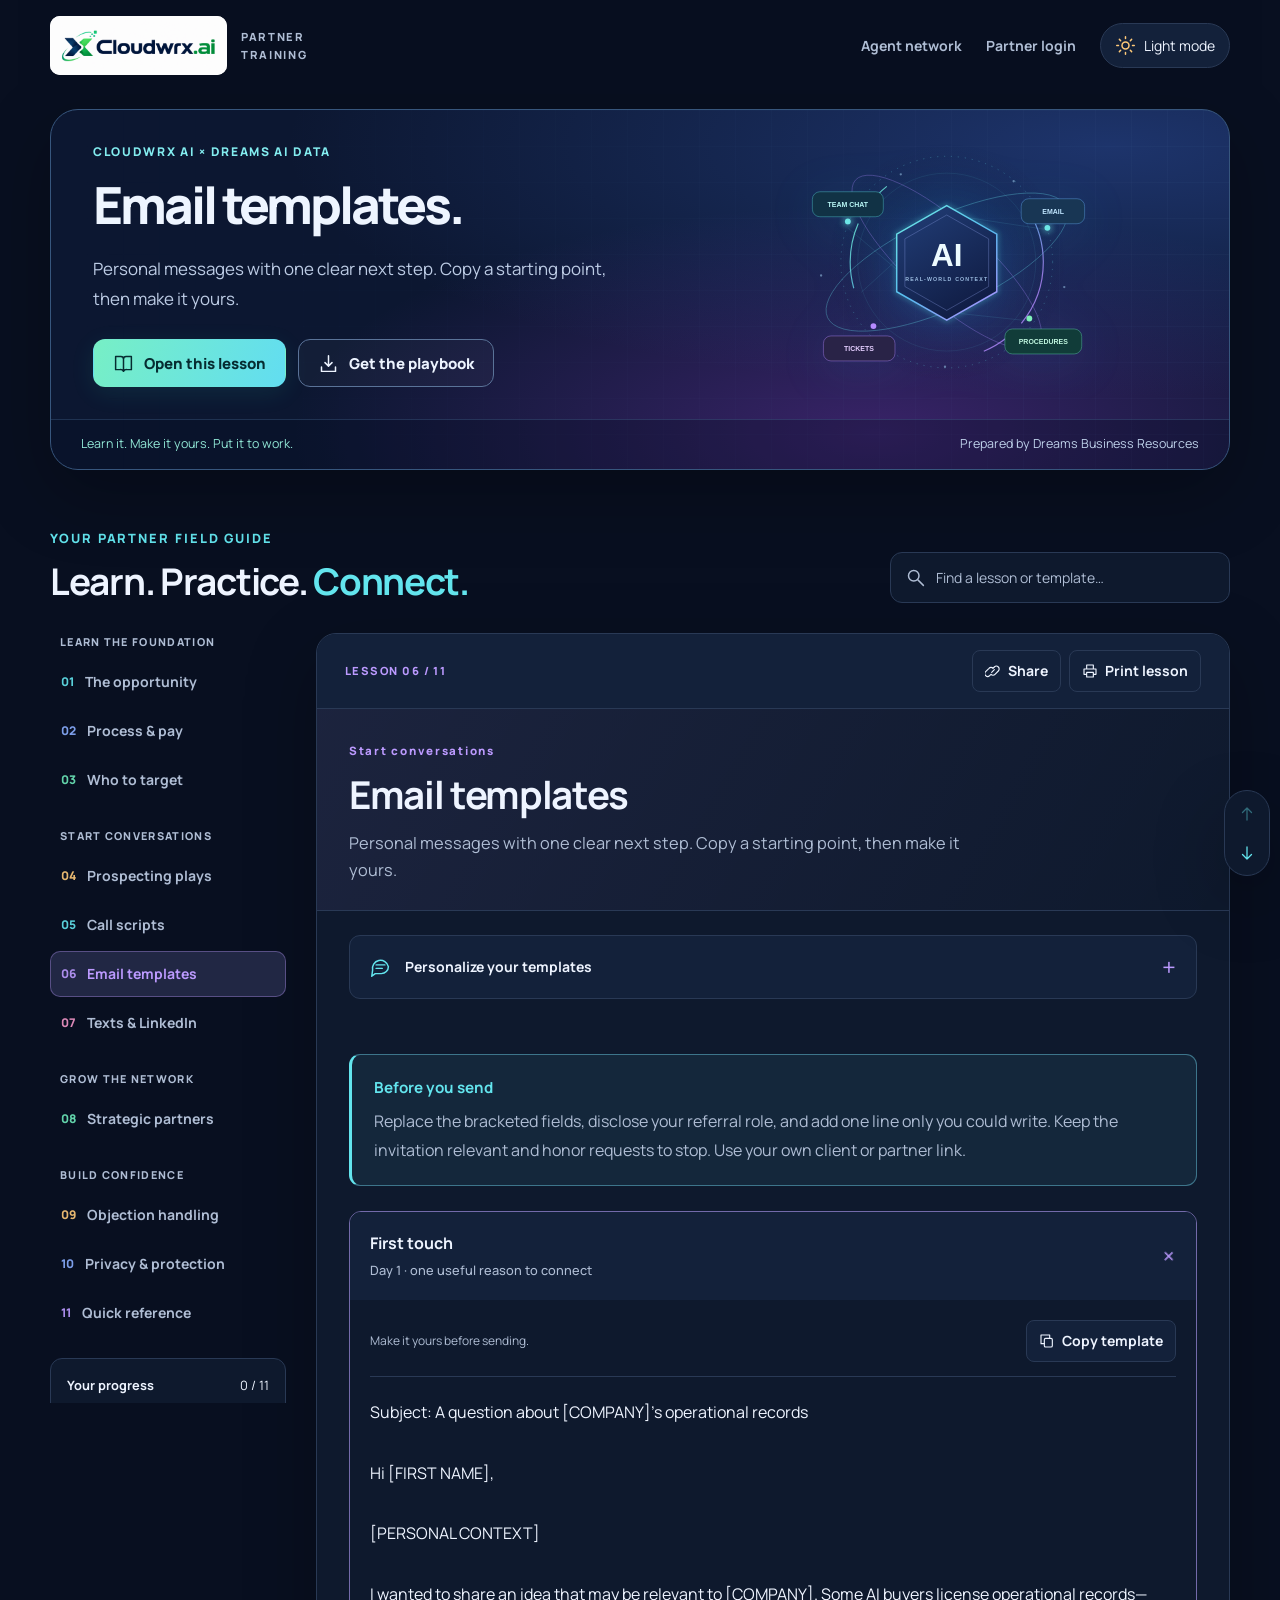
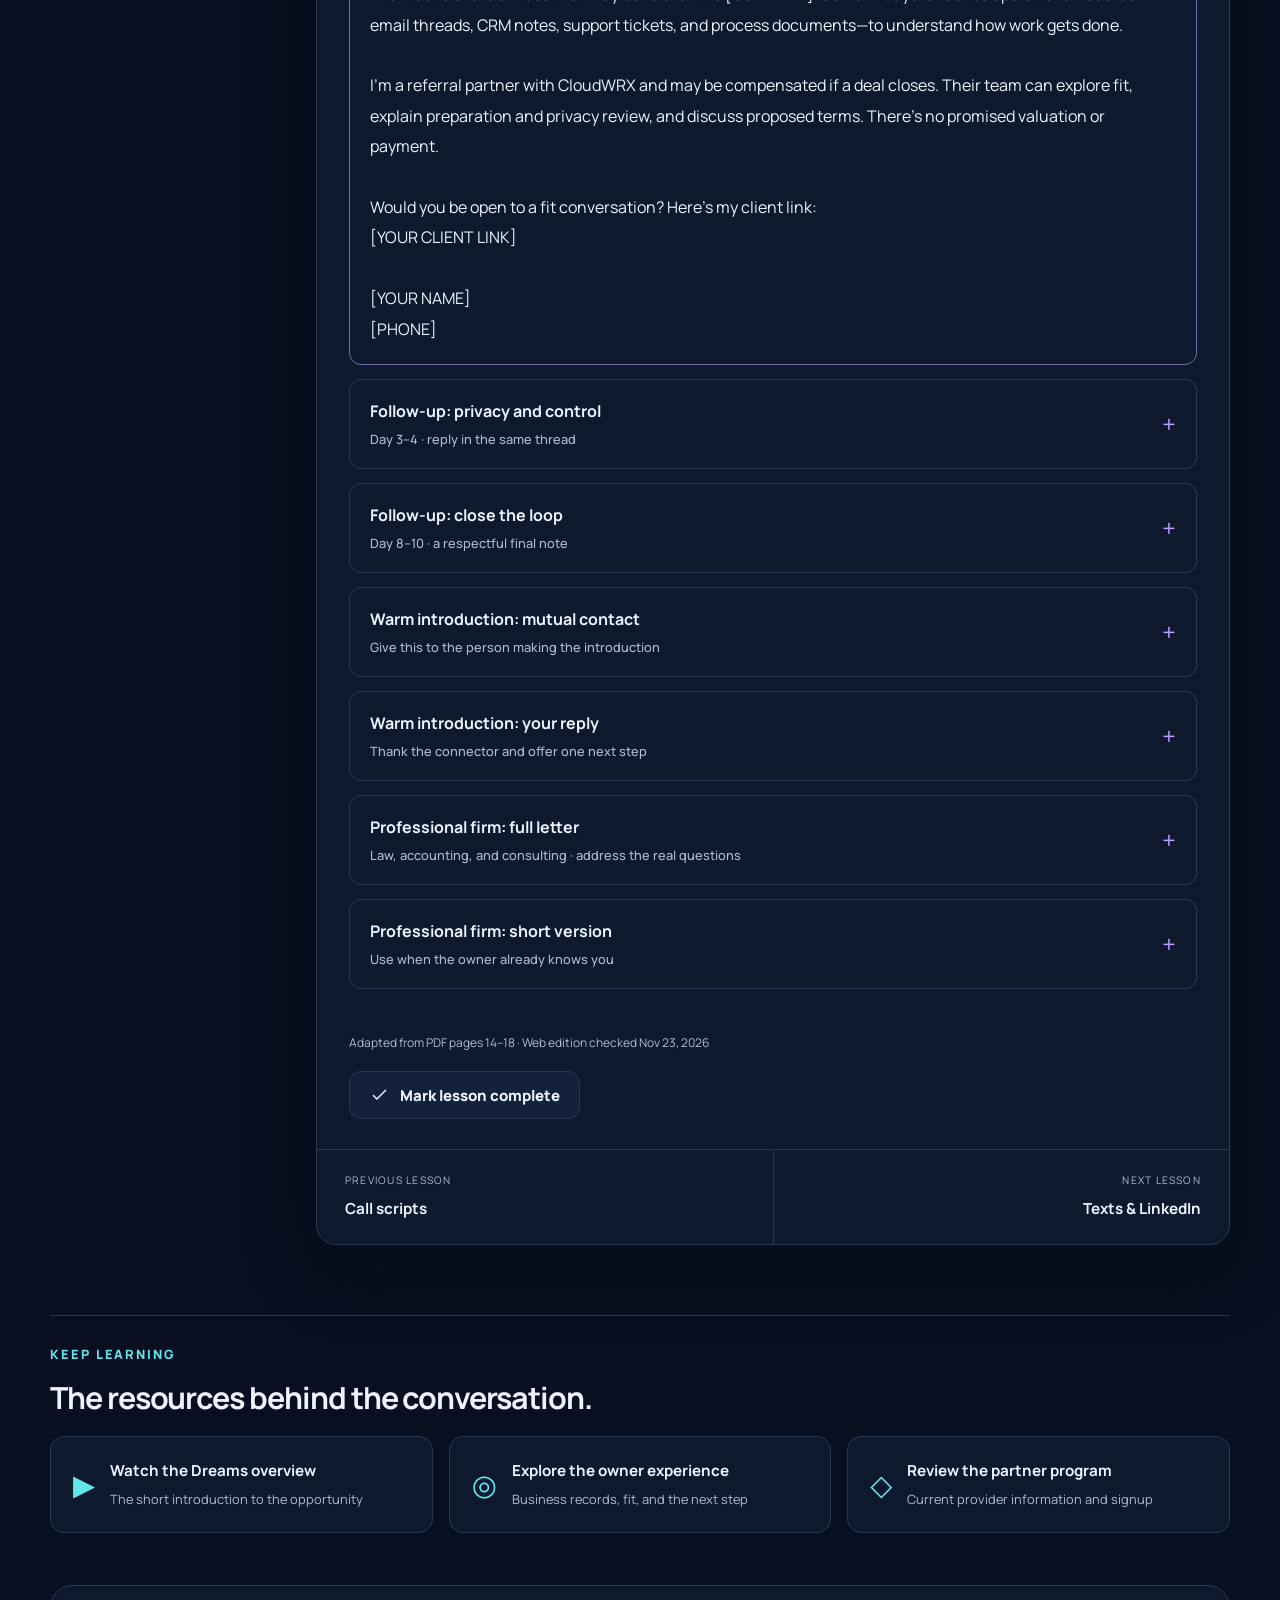
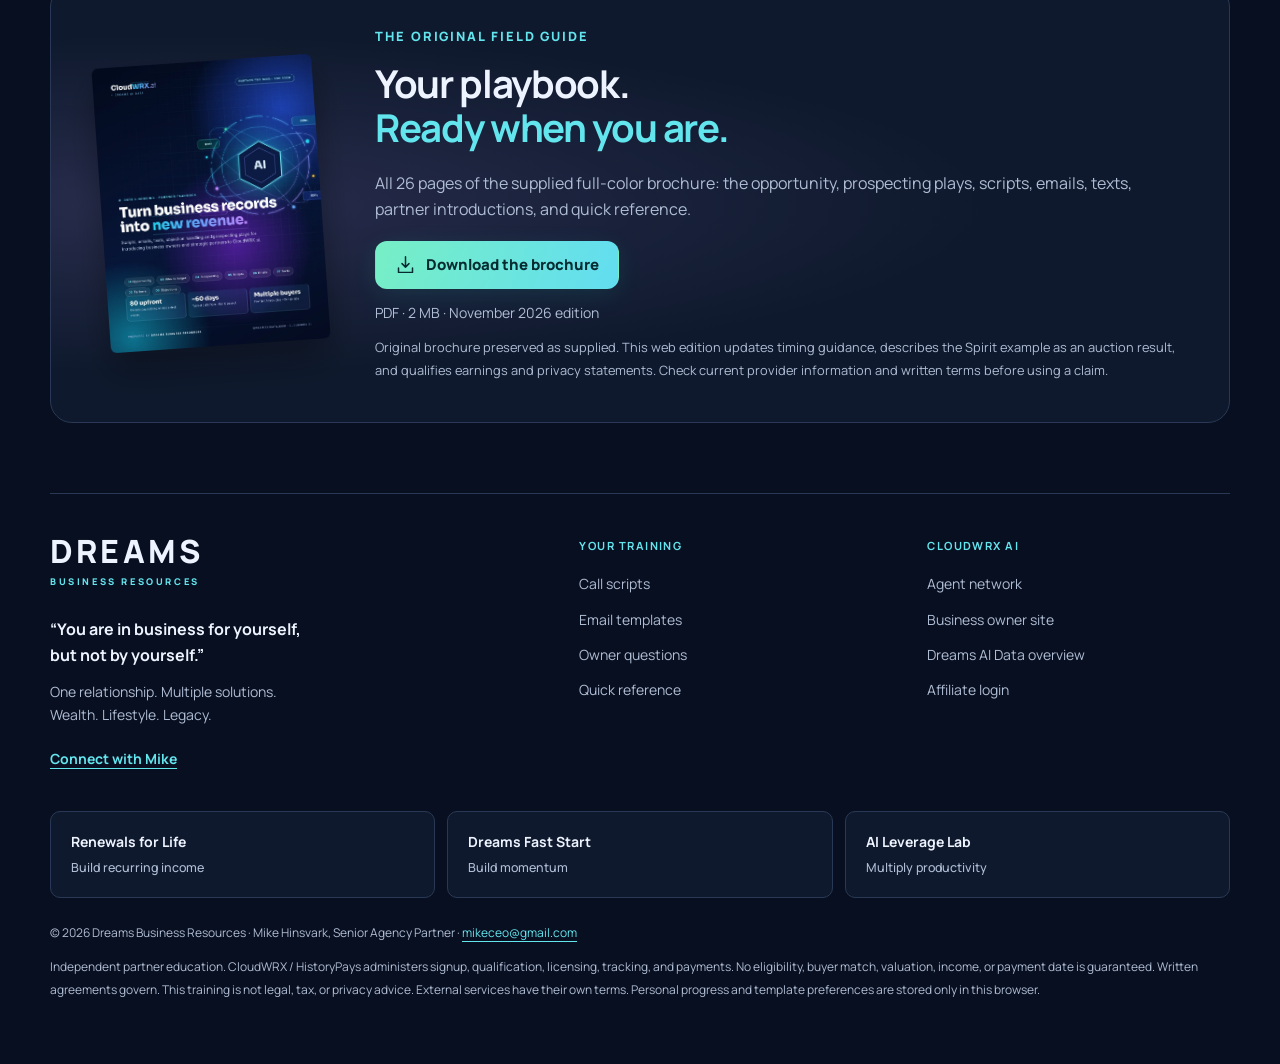
<file: training/email-templates/index.html>
<!doctype html><html lang="en" data-theme="dark"><head><meta charset="UTF-8"><meta name="viewport" content="width=device-width, initial-scale=1"><title>Email templates | CloudWRX AI Partner Training</title><meta name="description" content="Personal messages with one clear next step. Copy a starting point, then make it yours."><meta name="color-scheme" content="dark light"><meta name="theme-color" content="#080f20"><link rel="canonical" href="https://cloudwrxai.com/training/email-templates/"><meta property="og:title" content="Email templates | CloudWRX AI Partner Training"><meta property="og:description" content="Personal messages with one clear next step. Copy a starting point, then make it yours."><meta property="og:type" content="website"><meta property="og:url" content="https://cloudwrxai.com/training/email-templates/"><meta property="og:image" content="https://cloudwrxai.com/training/assets/playbook-cover.webp"><link rel="icon" type="image/svg+xml" href="/training/assets/favicon.svg"><script>try{var t=localStorage.getItem('cloudwrx-training-theme');if(t==='light'||t==='dark')document.documentElement.dataset.theme=t}catch(e){}</script><link rel="preconnect" href="https://fonts.googleapis.com"><link rel="preconnect" href="https://fonts.gstatic.com" crossorigin><link href="https://fonts.googleapis.com/css2?family=Manrope:wght@400;500;600;700;800&amp;display=swap" rel="stylesheet"><link rel="stylesheet" href="/training/assets/training.css"><script src="/training/assets/training.js" defer></script><script type="application/ld+json">{"@context":"https://schema.org","@type":"LearningResource","name":"Email templates | CloudWRX AI Partner Training","description":"Personal messages with one clear next step. Copy a starting point, then make it yours.","url":"https://cloudwrxai.com/training/email-templates/","inLanguage":"en","learningResourceType":"Partner training guide","publisher":{"@type":"Organization","name":"Dreams Business Resources"},"isAccessibleForFree":true}</script></head><body data-chapter="email-templates"><a class="skip-link" href="#lesson">Skip to the lesson</a><header class="site-header wrap" id="top"><a class="brand" href="/training/" aria-label="CloudWRX training home"><img src="/training/assets/cloudwrx-logo.png" width="1080" height="360" alt="Cloudwrx.ai"><span>PARTNER TRAINING</span></a><nav class="header-actions" aria-label="Main navigation"><a class="header-link" data-ref-kind="agent" href="https://cloudwrxai.com/?ref=bbq4pucskp">Agent network</a><a class="header-link" href="https://historypays.com/login" target="_blank" rel="noopener">Partner login</a><button id="theme-toggle" class="theme-toggle" aria-label="Switch to light mode" type="button"><svg aria-hidden="true" viewBox="0 0 24 24" fill="none" stroke="currentColor" stroke-width="1.7" stroke-linecap="round" stroke-linejoin="round"><circle cx="12" cy="12" r="4"/><path d="M12 2v2m0 16v2M2 12h2m16 0h2M5 5l1.5 1.5m11 11L19 19M5 19l1.5-1.5m11-11L19 5"/></svg><span>Light mode</span></button></nav></header><main><section class="hero wrap chapter-hero" aria-labelledby="hero-title" data-section><div class="hero-copy"><span class="eyebrow">CLOUDWRX AI × DREAMS AI DATA</span><h1 id="hero-title">Email templates.</h1><p>Personal messages with one clear next step. Copy a starting point, then make it yours.</p><div class="button-row"><a class="button primary" href="#library"><svg aria-hidden="true" viewBox="0 0 24 24" fill="none" stroke="currentColor" stroke-width="1.7" stroke-linecap="round" stroke-linejoin="round"><path d="M3 4h6a3 3 0 0 1 3 3v14a4 4 0 0 0-4-2H3Zm18 0h-6a3 3 0 0 0-3 3v14a4 4 0 0 1 4-2h5Z"/></svg>Open this lesson</a><a class="button ghost" href="/training/CloudWRX-AI-Data-Partner-Training-Playbook.pdf" download><svg aria-hidden="true" viewBox="0 0 24 24" fill="none" stroke="currentColor" stroke-width="1.7" stroke-linecap="round" stroke-linejoin="round"><path d="M12 3v12m-4-4 4 4 4-4M4 16v5h16v-5"/></svg>Get the playbook</a></div><div class="hero-meta"><span><b>11</b> practical lessons</span><span><b>26</b> page playbook</span><span>Built for real conversations</span></div></div><div class="hero-art"><img src="/training/assets/knowledge-network.svg" width="560" height="430" alt="Operational knowledge connected to AI: email, tickets, chat, and procedures"><div class="art-caption">BUSINESS KNOWLEDGE. HUMAN CONNECTION.</div></div><div class="hero-bottom"><span>Learn it. Make it yours. Put it to work.</span><span>Prepared by Dreams Business Resources</span></div></section><section class="library wrap" id="library" data-section><div class="library-heading"><div><span class="eyebrow">YOUR PARTNER FIELD GUIDE</span><h2>Learn. Practice. <em>Connect.</em></h2></div><div class="library-search"><label class="sr-only" for="training-search">Search the training library</label><div class="search-box"><svg aria-hidden="true" viewBox="0 0 24 24" fill="none" stroke="currentColor" stroke-width="1.7" stroke-linecap="round" stroke-linejoin="round"><circle cx="10" cy="10" r="6"/><path d="m15 15 6 6"/></svg><input type="search" id="training-search" placeholder="Find a lesson or template…" autocomplete="off" aria-controls="search-results"></div><div id="search-results" hidden aria-live="polite"></div></div></div><div class="library-grid"><aside class="library-sidebar"><nav class="chapter-nav" aria-label="Training chapters"><p class="nav-group">Learn the foundation</p><a class="chapter-tab cyan" data-route data-chapter="opportunity" href="/training/opportunity/#library" ><span class="chapter-num">01</span><span>The opportunity</span><span class="completion-mark" aria-hidden="true">✓</span></a><a class="chapter-tab blue" data-route data-chapter="how-it-works" href="/training/how-it-works/#library" ><span class="chapter-num">02</span><span>Process & pay</span><span class="completion-mark" aria-hidden="true">✓</span></a><a class="chapter-tab green" data-route data-chapter="who-to-target" href="/training/who-to-target/#library" ><span class="chapter-num">03</span><span>Who to target</span><span class="completion-mark" aria-hidden="true">✓</span></a><p class="nav-group">Start conversations</p><a class="chapter-tab amber" data-route data-chapter="prospecting" href="/training/prospecting/#library" ><span class="chapter-num">04</span><span>Prospecting plays</span><span class="completion-mark" aria-hidden="true">✓</span></a><a class="chapter-tab cyan" data-route data-chapter="call-scripts" href="/training/call-scripts/#library" ><span class="chapter-num">05</span><span>Call scripts</span><span class="completion-mark" aria-hidden="true">✓</span></a><a class="chapter-tab violet" data-route data-chapter="email-templates" href="/training/email-templates/#library" aria-current="page"><span class="chapter-num">06</span><span>Email templates</span><span class="completion-mark" aria-hidden="true">✓</span></a><a class="chapter-tab pink" data-route data-chapter="texts-linkedin" href="/training/texts-linkedin/#library" ><span class="chapter-num">07</span><span>Texts & LinkedIn</span><span class="completion-mark" aria-hidden="true">✓</span></a><p class="nav-group">Grow the network</p><a class="chapter-tab green" data-route data-chapter="strategic-partners" href="/training/strategic-partners/#library" ><span class="chapter-num">08</span><span>Strategic partners</span><span class="completion-mark" aria-hidden="true">✓</span></a><p class="nav-group">Build confidence</p><a class="chapter-tab amber" data-route data-chapter="objections" href="/training/objections/#library" ><span class="chapter-num">09</span><span>Objection handling</span><span class="completion-mark" aria-hidden="true">✓</span></a><a class="chapter-tab blue" data-route data-chapter="privacy" href="/training/privacy/#library" ><span class="chapter-num">10</span><span>Privacy & protection</span><span class="completion-mark" aria-hidden="true">✓</span></a><a class="chapter-tab violet" data-route data-chapter="quick-reference" href="/training/quick-reference/#library" ><span class="chapter-num">11</span><span>Quick reference</span><span class="completion-mark" aria-hidden="true">✓</span></a></nav><div class="progress-card"><div><strong>Your progress</strong><span id="progress-count">0 / 11</span></div><progress id="learning-progress" max="11" value="0" aria-label="Lessons completed"></progress><small>Saved on this device.</small></div></aside><article class="lesson violet" id="lesson"><div class="lesson-toolbar"><span class="lesson-label">LESSON 06 / 11</span><div><button class="small-button" id="share-lesson" aria-label="Copy lesson link"><svg aria-hidden="true" viewBox="0 0 24 24" fill="none" stroke="currentColor" stroke-width="1.7" stroke-linecap="round" stroke-linejoin="round"><path d="m10 14 4-4m-5 7-2 2a4 4 0 0 1-6-6l5-5a4 4 0 0 1 6 0m0 0 2-2a4 4 0 1 1 6 6l-5 5a4 4 0 0 1-6 0"/></svg><span>Share</span></button><button class="small-button" id="print-lesson" aria-label="Print lesson"><svg aria-hidden="true" viewBox="0 0 24 24" fill="none" stroke="currentColor" stroke-width="1.7" stroke-linecap="round" stroke-linejoin="round"><path d="M7 8V3h10v5M6 17H3V9h18v8h-3M7 14h10v7H7Z"/></svg><span>Print lesson</span></button></div></div><div class="lesson-heading"><span class="eyebrow">Start conversations</span><h2>Email templates</h2><p>Personal messages with one clear next step. Copy a starting point, then make it yours.</p></div><details class="personalizer"><summary><svg aria-hidden="true" viewBox="0 0 24 24" fill="none" stroke="currentColor" stroke-width="1.7" stroke-linecap="round" stroke-linejoin="round"><path d="M21 11a8 8 0 0 1-8 8H6l-4 3 1-7a8 8 0 1 1 18-4Z"/><path d="M7 9h10M7 13h7"/></svg> Personalize your templates <span class="expand" aria-hidden="true">+</span></summary><form id="template-settings"><p>Add your details once. They stay in this browser and fill matching brackets when you copy. Review the remaining brackets before sending.</p><div class="form-grid"><label>Your name<input name="name" autocomplete="name" placeholder="Your name" maxlength="100"></label><label>Your phone<input name="phone" type="tel" autocomplete="tel" placeholder="Your phone" maxlength="50"></label><label>Your personal client link<input name="client" type="url" placeholder="https://…" maxlength="1000"></label><label>Your personal partner link<input name="partner" type="url" placeholder="https://…" maxlength="1000"></label></div><div class="button-row"><button class="button primary" type="submit">Save details</button><button class="small-button" type="button" id="clear-details">Clear details</button><span id="settings-status" class="caption" role="status"></span></div></form></details><div class="lesson-body"><aside class="note cyan"><strong>Before you send</strong><p>Replace the bracketed fields, disclose your referral role, and add one line only you could write. Keep the invitation relevant and honor requests to stop. Use your own client or partner link.</p></aside><details class="template" open><summary><span>First touch<small>Day 1 · one useful reason to connect</small></span><span class="expand" aria-hidden="true">+</span></summary><div class="template-content"><div class="copy-row"><span>Make it yours before sending.</span><button class="small-button" data-copy="template-0"><svg aria-hidden="true" viewBox="0 0 24 24" fill="none" stroke="currentColor" stroke-width="1.7" stroke-linecap="round" stroke-linejoin="round"><rect x="8" y="8" width="12" height="13" rx="2"/><path d="M16 8V3H3v13h5"/></svg> Copy template</button></div><div class="script-text" id="template-0" data-template>Subject: A question about [COMPANY]’s operational records

Hi [FIRST NAME],

[PERSONAL CONTEXT]

I wanted to share an idea that may be relevant to [COMPANY]. Some AI buyers license operational records—email threads, CRM notes, support tickets, and process documents—to understand how work gets done.

I’m a referral partner with CloudWRX and may be compensated if a deal closes. Their team can explore fit, explain preparation and privacy review, and discuss proposed terms. There’s no promised valuation or payment.

Would you be open to a fit conversation? Here’s my client link:
[YOUR CLIENT LINK]

[YOUR NAME]
[PHONE]</div></div></details><details class="template" ><summary><span>Follow-up: privacy and control<small>Day 3–4 · reply in the same thread</small></span><span class="expand" aria-hidden="true">+</span></summary><div class="template-content"><div class="copy-row"><span>Make it yours before sending.</span><button class="small-button" data-copy="template-1"><svg aria-hidden="true" viewBox="0 0 24 24" fill="none" stroke="currentColor" stroke-width="1.7" stroke-linecap="round" stroke-linejoin="round"><rect x="8" y="8" width="12" height="13" rx="2"/><path d="M16 8V3H3v13h5"/></svg> Copy template</button></div><div class="script-text" id="template-1" data-template>Subject: Re: [ORIGINAL SUBJECT]

Hi [FIRST NAME],

A common first question is what happens to sensitive information. That should be discussed before sharing: which records are excluded, how de-identification is evaluated, who may use the data, and what the written agreement permits.

The starting point is a high-level business conversation, not sending me files or credentials. Your legal and IT colleagues are welcome to join the provider discussion.

If you’d like to explore it:
[YOUR CLIENT LINK]

[YOUR NAME]
CloudWRX referral partner</div></div></details><details class="template" ><summary><span>Follow-up: close the loop<small>Day 8–10 · a respectful final note</small></span><span class="expand" aria-hidden="true">+</span></summary><div class="template-content"><div class="copy-row"><span>Make it yours before sending.</span><button class="small-button" data-copy="template-2"><svg aria-hidden="true" viewBox="0 0 24 24" fill="none" stroke="currentColor" stroke-width="1.7" stroke-linecap="round" stroke-linejoin="round"><rect x="8" y="8" width="12" height="13" rx="2"/><path d="M16 8V3H3v13h5"/></svg> Copy template</button></div><div class="script-text" id="template-2" data-template>Subject: Should I close the loop?

Hi [FIRST NAME],

I don’t want to crowd your inbox, so this is my last note on this.

If an AI data licensing conversation isn’t a fit right now, no problem. If it is worth exploring, here’s my client link:
[YOUR CLIENT LINK]

Thanks for reading. I’m here if things change.

[YOUR NAME]
CloudWRX referral partner</div></div></details><details class="template" ><summary><span>Warm introduction: mutual contact<small>Give this to the person making the introduction</small></span><span class="expand" aria-hidden="true">+</span></summary><div class="template-content"><div class="copy-row"><span>Make it yours before sending.</span><button class="small-button" data-copy="template-3"><svg aria-hidden="true" viewBox="0 0 24 24" fill="none" stroke="currentColor" stroke-width="1.7" stroke-linecap="round" stroke-linejoin="round"><rect x="8" y="8" width="12" height="13" rx="2"/><path d="M16 8V3H3v13h5"/></svg> Copy template</button></div><div class="script-text" id="template-3" data-template>Subject: Introduction: [YOUR NAME] and [FIRST NAME]

Hi [FIRST NAME],

I wanted to introduce you to [YOUR NAME], copied here. [YOUR NAME] is a referral partner who connects businesses with CloudWRX to explore possible AI licensing opportunities for suitable operational records.

Given [RELEVANT REASON], I thought a conversation might be useful. I’ll let you two take it from here.

[MUTUAL CONTACT]</div></div></details><details class="template" ><summary><span>Warm introduction: your reply<small>Thank the connector and offer one next step</small></span><span class="expand" aria-hidden="true">+</span></summary><div class="template-content"><div class="copy-row"><span>Make it yours before sending.</span><button class="small-button" data-copy="template-4"><svg aria-hidden="true" viewBox="0 0 24 24" fill="none" stroke="currentColor" stroke-width="1.7" stroke-linecap="round" stroke-linejoin="round"><rect x="8" y="8" width="12" height="13" rx="2"/><path d="M16 8V3H3v13h5"/></svg> Copy template</button></div><div class="script-text" id="template-4" data-template>Subject: Re: Introduction: [YOUR NAME] and [FIRST NAME]

Thanks, [MUTUAL CONTACT], for the introduction.

Hi [FIRST NAME], good to meet you. I help owners explore whether their operational records could fit an AI licensing opportunity through CloudWRX. I’m a referral partner and may be compensated if a deal closes.

Their team can explain fit, privacy, rights, and proposed terms. Would an introductory call be useful? You can also start here:
[YOUR CLIENT LINK]

[YOUR NAME]
[PHONE]</div></div></details><details class="template" ><summary><span>Professional firm: full letter<small>Law, accounting, and consulting · address the real questions</small></span><span class="expand" aria-hidden="true">+</span></summary><div class="template-content"><div class="copy-row"><span>Make it yours before sending.</span><button class="small-button" data-copy="template-5"><svg aria-hidden="true" viewBox="0 0 24 24" fill="none" stroke="currentColor" stroke-width="1.7" stroke-linecap="round" stroke-linejoin="round"><rect x="8" y="8" width="12" height="13" rx="2"/><path d="M16 8V3H3v13h5"/></svg> Copy template</button></div><div class="script-text" id="template-5" data-template>Subject: A records-licensing conversation for [FIRM NAME]

Hi [FIRST NAME],

Hope all is well. [PERSONAL CONTEXT]

I wanted to introduce an idea for your firm to review: licensing suitable operational records for AI. Examples to discuss might include internal SOPs, IT tickets, intake processes, and administrative workflows separable from restricted client material.

We work with CloudWRX to introduce businesses for a fit review. I’m a referral partner and may be compensated if a deal closes. Your firm’s rights and professional obligations come first.

PRIVILEGE AND CONFIDENTIALITY
Privileged client files, identities, protected health information, account details, and restricted material should stay out. Your counsel should determine whether an operational subset can be licensed.

PRIVACY AND PERMITTED USE
Ask how exclusions, de-identification, human review, buyer access, retention, deletion, and re-identification restrictions are handled. Removing names alone does not establish anonymity.

ACCESS AND EFFORT
The first discussion is about your business and systems. Please do not send me records, logins, or passwords. If you proceed, authorized teams should agree on any export and review process in writing.

COST AND VALUE
The brochure describes no upfront owner fee and a success-based model. Confirm all current fees and conditions in the agreement. Value and timing depend on fit, buyer review, and terms; I won’t guess what your firm would receive.

Could you send two or three times for a three-way introduction? Your managing partners, ethics counsel, and IT lead are welcome.

[YOUR NAME]
[PHONE]</div></div></details><details class="template" ><summary><span>Professional firm: short version<small>Use when the owner already knows you</small></span><span class="expand" aria-hidden="true">+</span></summary><div class="template-content"><div class="copy-row"><span>Make it yours before sending.</span><button class="small-button" data-copy="template-6"><svg aria-hidden="true" viewBox="0 0 24 24" fill="none" stroke="currentColor" stroke-width="1.7" stroke-linecap="round" stroke-linejoin="round"><rect x="8" y="8" width="12" height="13" rx="2"/><path d="M16 8V3H3v13h5"/></svg> Copy template</button></div><div class="script-text" id="template-6" data-template>Subject: Quick idea for [FIRM NAME]

Hi [FIRST NAME],

I found an opportunity that may be worth a conversation: exploring AI licensing for suitable operational records such as internal SOPs and IT workflows.

CloudWRX’s team can discuss fit, exclusions, privacy review, and terms. Privileged or restricted client material should stay out, and your counsel should review the scope. No raw files or passwords are needed for an introduction.

Full transparency: I’m a referral partner and may be compensated if a deal closes.

Could you send two or three times for a short three-way call? Your legal and IT colleagues are welcome.

[YOUR NAME]
[PHONE]</div></div></details></div><div class="lesson-end"><p class="caption">Adapted from PDF pages 14–18 · Web edition checked Nov 23, 2026</p><button class="button complete-button" id="complete-lesson" aria-pressed="false"><svg aria-hidden="true" viewBox="0 0 24 24" fill="none" stroke="currentColor" stroke-width="1.7" stroke-linecap="round" stroke-linejoin="round"><path d="m5 12 4 4L19 6"/></svg><span>Mark lesson complete</span></button></div><nav class="lesson-pagination" aria-label="Previous and next lesson"><a data-route href="/training/call-scripts/#library"><small>PREVIOUS LESSON</small><strong>Call scripts</strong></a><a data-route href="/training/texts-linkedin/#library"><small>NEXT LESSON</small><strong>Texts & LinkedIn</strong></a></nav></article></div></section><section id="resources" class="resources wrap" data-section><div class="section-heading"><span class="eyebrow">KEEP LEARNING</span><h2>The resources behind the conversation.</h2></div><div class="resource-links"><a href="https://dreamsaidata.com/#overview" target="_blank" rel="noopener"><span class="resource-symbol">▶</span><span><strong>Watch the Dreams overview</strong><small>The short introduction to the opportunity</small></span></a><a data-ref-kind="client" href="https://cloudwrxaidata.com/?ref=bbq4pucskp" target="_blank" rel="noopener"><span class="resource-symbol">◎</span><span><strong>Explore the owner experience</strong><small>Business records, fit, and the next step</small></span></a><a data-ref-kind="partner" href="https://cloudwrx.ai/partners?ref=bbq4pucskp" target="_blank" rel="noopener"><span class="resource-symbol">◇</span><span><strong>Review the partner program</strong><small>Current provider information and signup</small></span></a></div></section><section id="download" class="download wrap" data-section><img src="/training/assets/playbook-cover.webp" width="850" height="1100" alt="CloudWRX AI Partner Training Playbook cover" loading="lazy"><div><span class="eyebrow">THE ORIGINAL FIELD GUIDE</span><h2>Your playbook.<br><em>Ready when you are.</em></h2><p>All 26 pages of the supplied full-color brochure: the opportunity, prospecting plays, scripts, emails, texts, partner introductions, and quick reference.</p><a class="button primary" href="/training/CloudWRX-AI-Data-Partner-Training-Playbook.pdf" download><svg aria-hidden="true" viewBox="0 0 24 24" fill="none" stroke="currentColor" stroke-width="1.7" stroke-linecap="round" stroke-linejoin="round"><path d="M12 3v12m-4-4 4 4 4-4M4 16v5h16v-5"/></svg>Download the brochure</a><p class="caption">PDF · 2 MB · November 2026 edition</p><p class="source-note">Original brochure preserved as supplied. This web edition updates timing guidance, describes the Spirit example as an auction result, and qualifies earnings and privacy statements. Check current provider information and written terms before using a claim.</p></div></section></main><footer class="footer wrap" id="footer" data-section><div class="footer-main"><div class="footer-brand"><a href="https://renewalsforlife.com/" class="dreams-wordmark">DREAMS<span>BUSINESS RESOURCES</span></a><p class="footer-quote">“You are in business for yourself,<br>but not by yourself.”</p><p>One relationship. Multiple solutions.<br>Wealth. Lifestyle. Legacy.</p><a href="mailto:mikeceo@gmail.com">Connect with Mike</a></div><div><h2>YOUR TRAINING</h2><a href="/training/call-scripts/#library" data-route>Call scripts</a><a href="/training/email-templates/#library" data-route>Email templates</a><a href="/training/objections/#library" data-route>Owner questions</a><a href="/training/quick-reference/#library" data-route>Quick reference</a></div><div><h2>CLOUDWRX AI</h2><a data-ref-kind="agent" href="https://cloudwrxai.com/?ref=bbq4pucskp">Agent network</a><a data-ref-kind="client" href="https://cloudwrxaidata.com/?ref=bbq4pucskp" target="_blank" rel="noopener">Business owner site</a><a href="https://dreamsaidata.com/#overview" target="_blank" rel="noopener">Dreams AI Data overview</a><a href="https://historypays.com/login" target="_blank" rel="noopener">Affiliate login</a></div></div><div class="ecosystem"><a href="https://renewalsforlife.com/">Renewals for Life<span>Build recurring income</span></a><a href="https://dreamsfaststart.com/">Dreams Fast Start<span>Build momentum</span></a><a href="https://aileveragelab.pro/">AI Leverage Lab<span>Multiply productivity</span></a></div><div class="footer-legal"><p>© 2026 Dreams Business Resources · Mike Hinsvark, Senior Agency Partner · <a href="mailto:mikeceo@gmail.com">mikeceo@gmail.com</a></p><p>Independent partner education. CloudWRX / HistoryPays administers signup, qualification, licensing, tracking, and payments. No eligibility, buyer match, valuation, income, or payment date is guaranteed. Written agreements govern. This training is not legal, tax, or privacy advice. External services have their own terms. Personal progress and template preferences are stored only in this browser.</p></div></footer><nav class="page-navigation" aria-label="Page navigation"><button id="section-up" aria-label="Previous section"><svg aria-hidden="true" viewBox="0 0 24 24" fill="none" stroke="currentColor" stroke-width="1.7" stroke-linecap="round" stroke-linejoin="round"><path d="M12 20V4m-6 6 6-6 6 6"/></svg></button><button id="section-down" aria-label="Next section"><svg aria-hidden="true" viewBox="0 0 24 24" fill="none" stroke="currentColor" stroke-width="1.7" stroke-linecap="round" stroke-linejoin="round"><path d="M12 4v16m-6-6 6 6 6-6"/></svg></button></nav><div id="toast" role="status" aria-live="polite"></div></body></html>
</file>
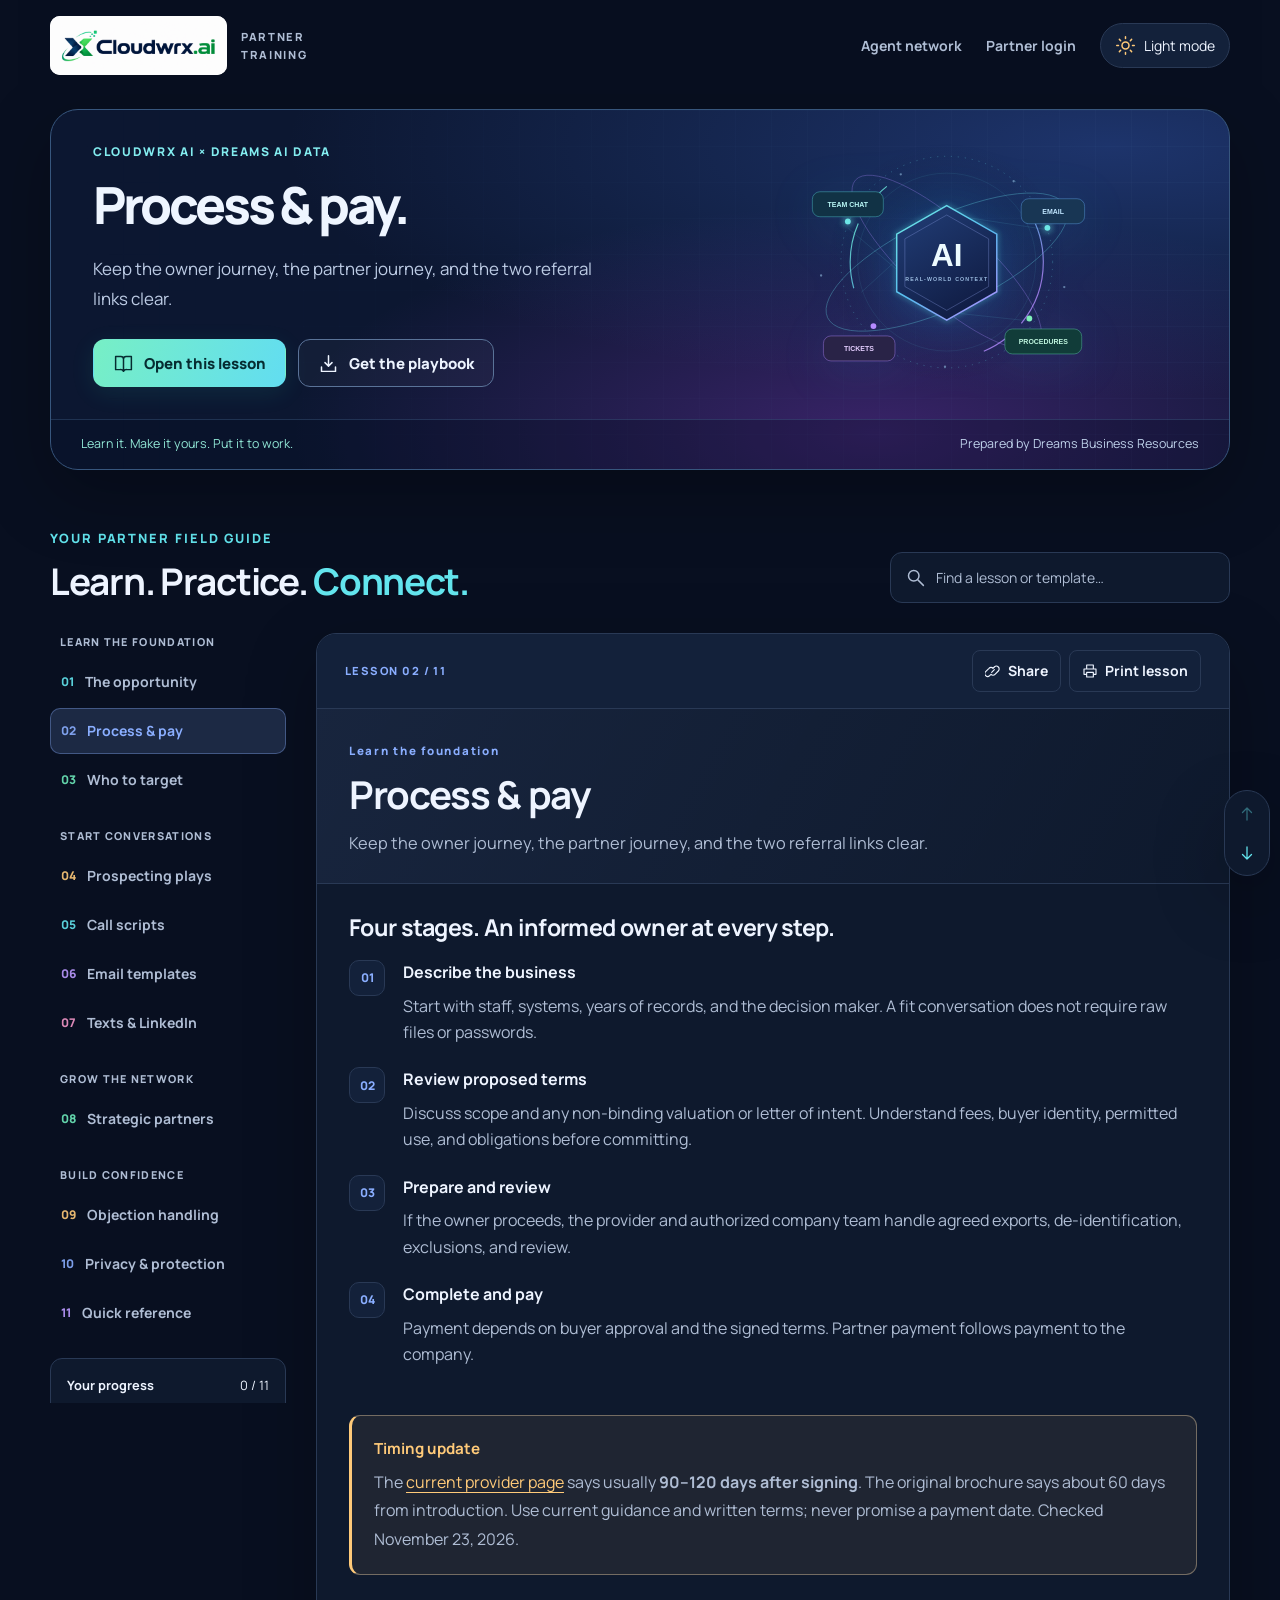
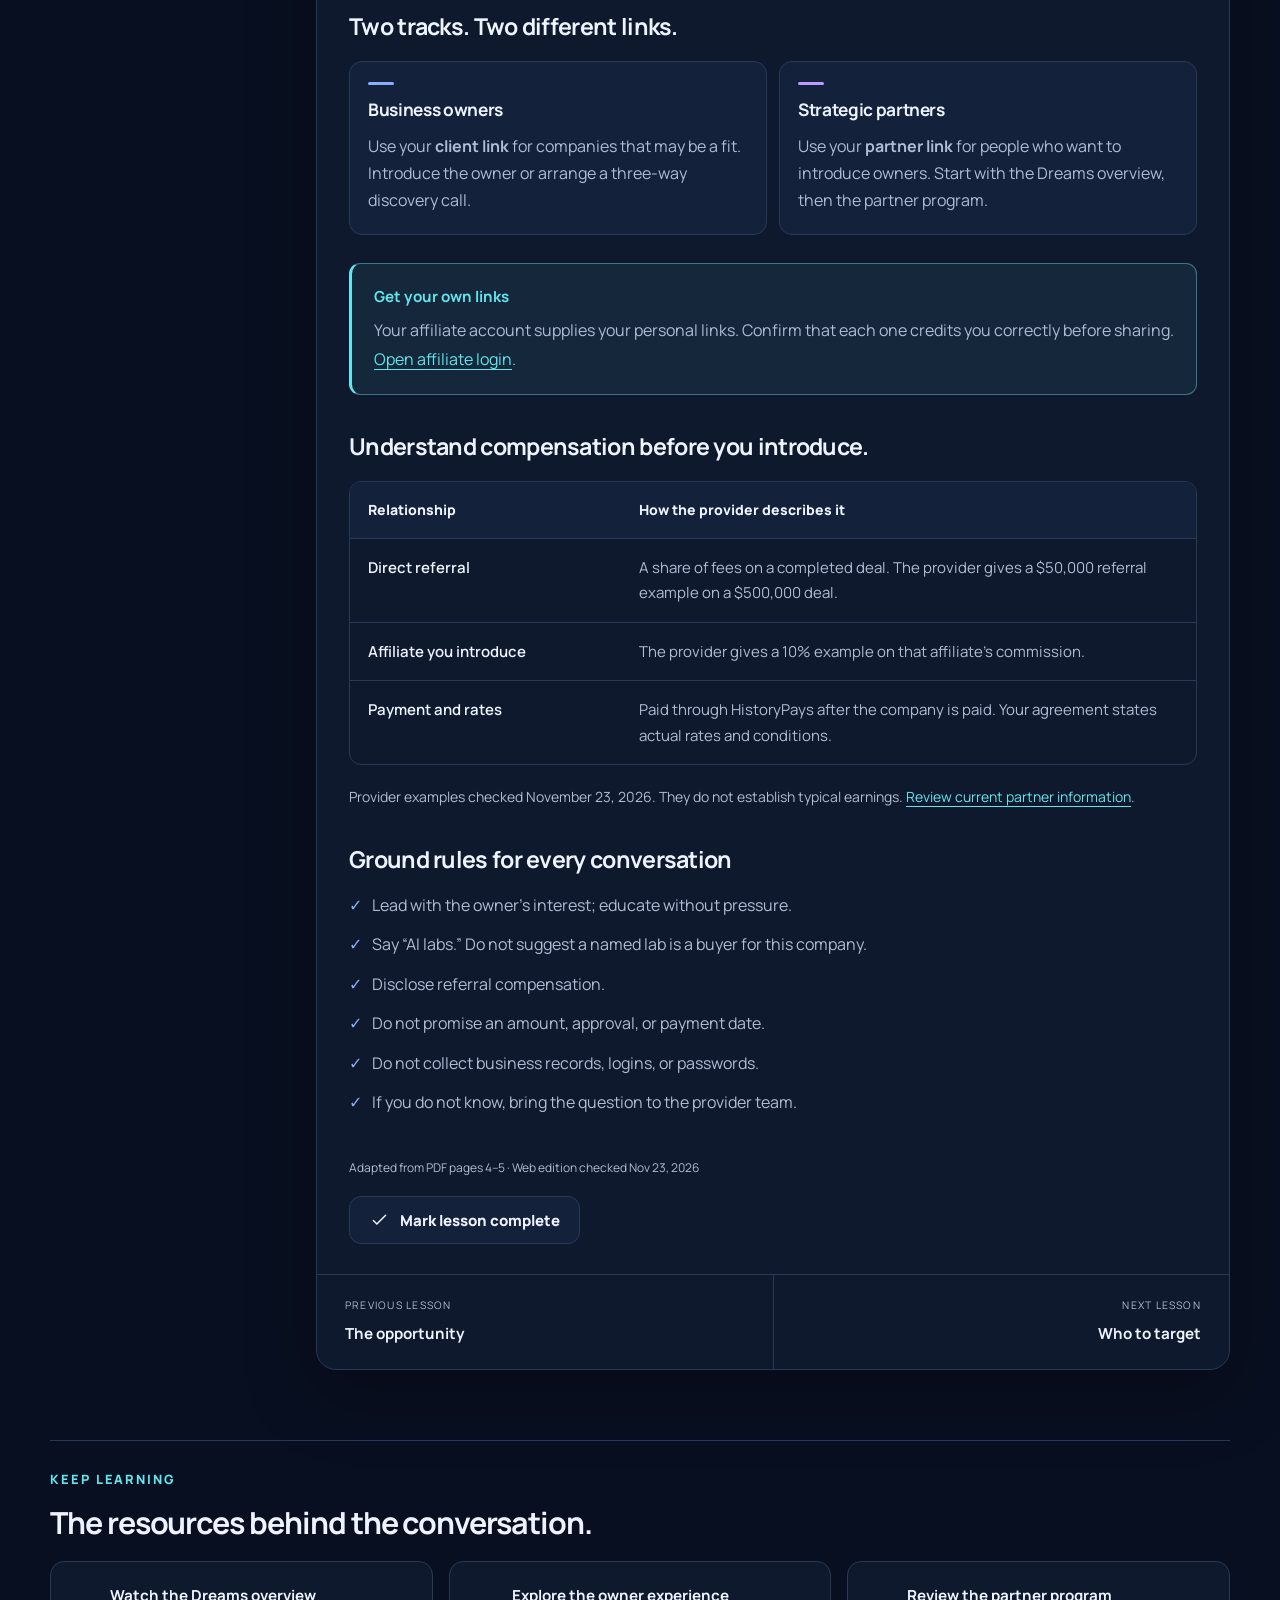
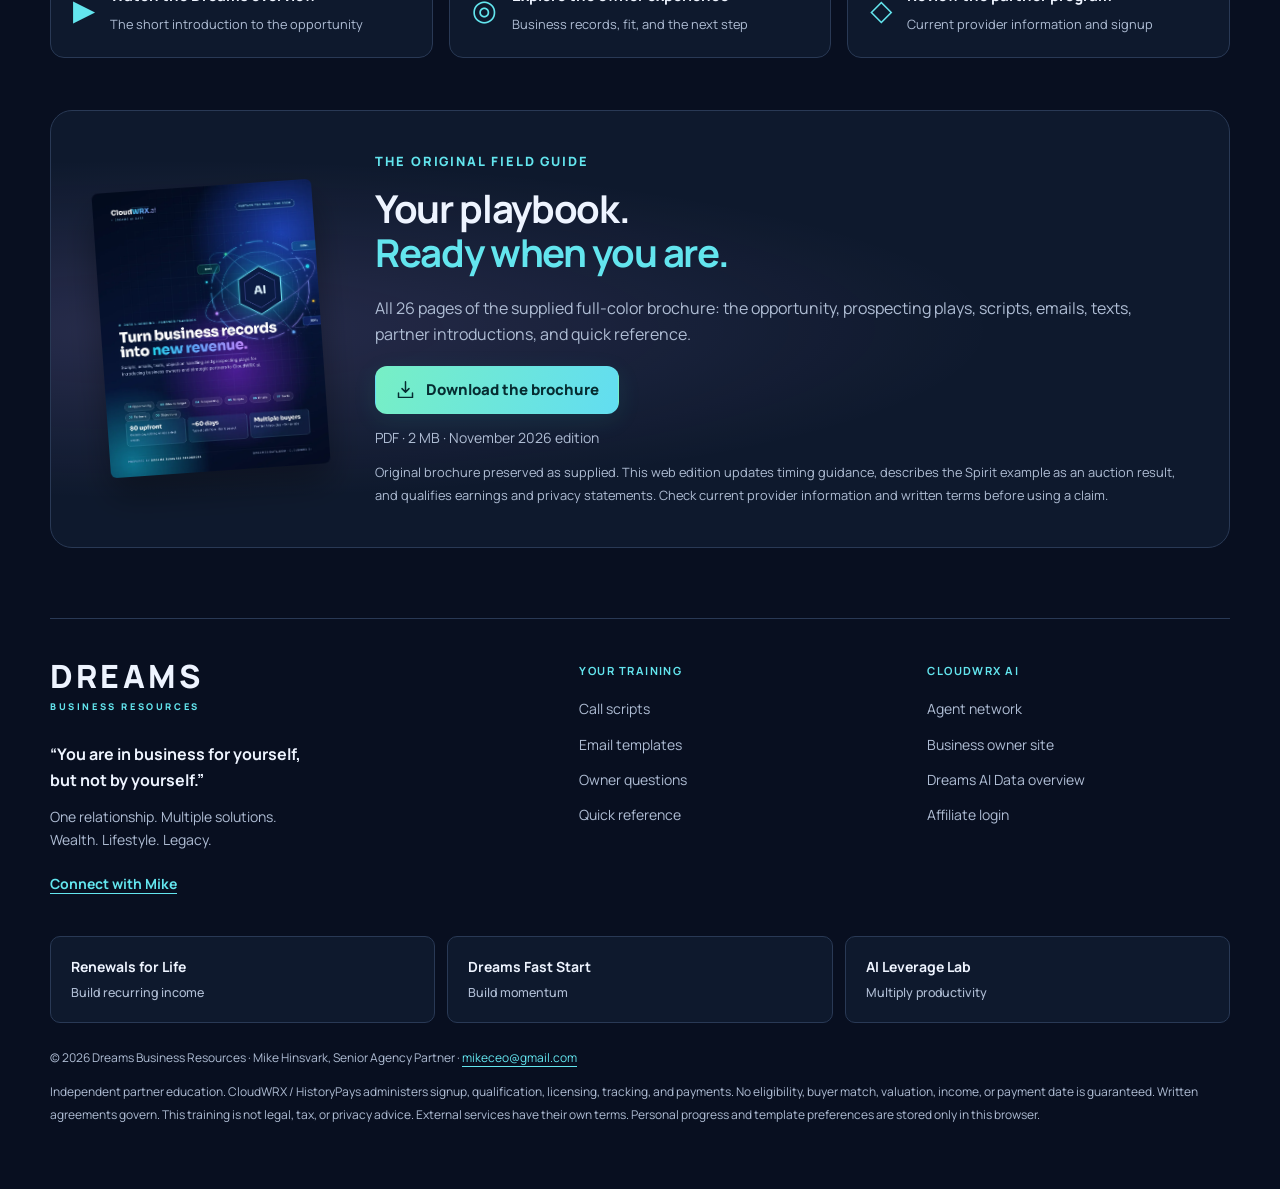
<file: training/how-it-works/index.html>
<!doctype html><html lang="en" data-theme="dark"><head><meta charset="UTF-8"><meta name="viewport" content="width=device-width, initial-scale=1"><title>Process &amp; pay | CloudWRX AI Partner Training</title><meta name="description" content="Keep the owner journey, the partner journey, and the two referral links clear."><meta name="color-scheme" content="dark light"><meta name="theme-color" content="#080f20"><link rel="canonical" href="https://cloudwrxai.com/training/how-it-works/"><meta property="og:title" content="Process &amp; pay | CloudWRX AI Partner Training"><meta property="og:description" content="Keep the owner journey, the partner journey, and the two referral links clear."><meta property="og:type" content="website"><meta property="og:url" content="https://cloudwrxai.com/training/how-it-works/"><meta property="og:image" content="https://cloudwrxai.com/training/assets/playbook-cover.webp"><link rel="icon" type="image/svg+xml" href="/training/assets/favicon.svg"><script>try{var t=localStorage.getItem('cloudwrx-training-theme');if(t==='light'||t==='dark')document.documentElement.dataset.theme=t}catch(e){}</script><link rel="preconnect" href="https://fonts.googleapis.com"><link rel="preconnect" href="https://fonts.gstatic.com" crossorigin><link href="https://fonts.googleapis.com/css2?family=Manrope:wght@400;500;600;700;800&amp;display=swap" rel="stylesheet"><link rel="stylesheet" href="/training/assets/training.css"><script src="/training/assets/training.js" defer></script><script type="application/ld+json">{"@context":"https://schema.org","@type":"LearningResource","name":"Process & pay | CloudWRX AI Partner Training","description":"Keep the owner journey, the partner journey, and the two referral links clear.","url":"https://cloudwrxai.com/training/how-it-works/","inLanguage":"en","learningResourceType":"Partner training guide","publisher":{"@type":"Organization","name":"Dreams Business Resources"},"isAccessibleForFree":true}</script></head><body data-chapter="how-it-works"><a class="skip-link" href="#lesson">Skip to the lesson</a><header class="site-header wrap" id="top"><a class="brand" href="/training/" aria-label="CloudWRX training home"><img src="/training/assets/cloudwrx-logo.png" width="1080" height="360" alt="Cloudwrx.ai"><span>PARTNER TRAINING</span></a><nav class="header-actions" aria-label="Main navigation"><a class="header-link" data-ref-kind="agent" href="https://cloudwrxai.com/?ref=bbq4pucskp">Agent network</a><a class="header-link" href="https://historypays.com/login" target="_blank" rel="noopener">Partner login</a><button id="theme-toggle" class="theme-toggle" aria-label="Switch to light mode" type="button"><svg aria-hidden="true" viewBox="0 0 24 24" fill="none" stroke="currentColor" stroke-width="1.7" stroke-linecap="round" stroke-linejoin="round"><circle cx="12" cy="12" r="4"/><path d="M12 2v2m0 16v2M2 12h2m16 0h2M5 5l1.5 1.5m11 11L19 19M5 19l1.5-1.5m11-11L19 5"/></svg><span>Light mode</span></button></nav></header><main><section class="hero wrap chapter-hero" aria-labelledby="hero-title" data-section><div class="hero-copy"><span class="eyebrow">CLOUDWRX AI × DREAMS AI DATA</span><h1 id="hero-title">Process &amp; pay.</h1><p>Keep the owner journey, the partner journey, and the two referral links clear.</p><div class="button-row"><a class="button primary" href="#library"><svg aria-hidden="true" viewBox="0 0 24 24" fill="none" stroke="currentColor" stroke-width="1.7" stroke-linecap="round" stroke-linejoin="round"><path d="M3 4h6a3 3 0 0 1 3 3v14a4 4 0 0 0-4-2H3Zm18 0h-6a3 3 0 0 0-3 3v14a4 4 0 0 1 4-2h5Z"/></svg>Open this lesson</a><a class="button ghost" href="/training/CloudWRX-AI-Data-Partner-Training-Playbook.pdf" download><svg aria-hidden="true" viewBox="0 0 24 24" fill="none" stroke="currentColor" stroke-width="1.7" stroke-linecap="round" stroke-linejoin="round"><path d="M12 3v12m-4-4 4 4 4-4M4 16v5h16v-5"/></svg>Get the playbook</a></div><div class="hero-meta"><span><b>11</b> practical lessons</span><span><b>26</b> page playbook</span><span>Built for real conversations</span></div></div><div class="hero-art"><img src="/training/assets/knowledge-network.svg" width="560" height="430" alt="Operational knowledge connected to AI: email, tickets, chat, and procedures"><div class="art-caption">BUSINESS KNOWLEDGE. HUMAN CONNECTION.</div></div><div class="hero-bottom"><span>Learn it. Make it yours. Put it to work.</span><span>Prepared by Dreams Business Resources</span></div></section><section class="library wrap" id="library" data-section><div class="library-heading"><div><span class="eyebrow">YOUR PARTNER FIELD GUIDE</span><h2>Learn. Practice. <em>Connect.</em></h2></div><div class="library-search"><label class="sr-only" for="training-search">Search the training library</label><div class="search-box"><svg aria-hidden="true" viewBox="0 0 24 24" fill="none" stroke="currentColor" stroke-width="1.7" stroke-linecap="round" stroke-linejoin="round"><circle cx="10" cy="10" r="6"/><path d="m15 15 6 6"/></svg><input type="search" id="training-search" placeholder="Find a lesson or template…" autocomplete="off" aria-controls="search-results"></div><div id="search-results" hidden aria-live="polite"></div></div></div><div class="library-grid"><aside class="library-sidebar"><nav class="chapter-nav" aria-label="Training chapters"><p class="nav-group">Learn the foundation</p><a class="chapter-tab cyan" data-route data-chapter="opportunity" href="/training/opportunity/#library" ><span class="chapter-num">01</span><span>The opportunity</span><span class="completion-mark" aria-hidden="true">✓</span></a><a class="chapter-tab blue" data-route data-chapter="how-it-works" href="/training/how-it-works/#library" aria-current="page"><span class="chapter-num">02</span><span>Process & pay</span><span class="completion-mark" aria-hidden="true">✓</span></a><a class="chapter-tab green" data-route data-chapter="who-to-target" href="/training/who-to-target/#library" ><span class="chapter-num">03</span><span>Who to target</span><span class="completion-mark" aria-hidden="true">✓</span></a><p class="nav-group">Start conversations</p><a class="chapter-tab amber" data-route data-chapter="prospecting" href="/training/prospecting/#library" ><span class="chapter-num">04</span><span>Prospecting plays</span><span class="completion-mark" aria-hidden="true">✓</span></a><a class="chapter-tab cyan" data-route data-chapter="call-scripts" href="/training/call-scripts/#library" ><span class="chapter-num">05</span><span>Call scripts</span><span class="completion-mark" aria-hidden="true">✓</span></a><a class="chapter-tab violet" data-route data-chapter="email-templates" href="/training/email-templates/#library" ><span class="chapter-num">06</span><span>Email templates</span><span class="completion-mark" aria-hidden="true">✓</span></a><a class="chapter-tab pink" data-route data-chapter="texts-linkedin" href="/training/texts-linkedin/#library" ><span class="chapter-num">07</span><span>Texts & LinkedIn</span><span class="completion-mark" aria-hidden="true">✓</span></a><p class="nav-group">Grow the network</p><a class="chapter-tab green" data-route data-chapter="strategic-partners" href="/training/strategic-partners/#library" ><span class="chapter-num">08</span><span>Strategic partners</span><span class="completion-mark" aria-hidden="true">✓</span></a><p class="nav-group">Build confidence</p><a class="chapter-tab amber" data-route data-chapter="objections" href="/training/objections/#library" ><span class="chapter-num">09</span><span>Objection handling</span><span class="completion-mark" aria-hidden="true">✓</span></a><a class="chapter-tab blue" data-route data-chapter="privacy" href="/training/privacy/#library" ><span class="chapter-num">10</span><span>Privacy & protection</span><span class="completion-mark" aria-hidden="true">✓</span></a><a class="chapter-tab violet" data-route data-chapter="quick-reference" href="/training/quick-reference/#library" ><span class="chapter-num">11</span><span>Quick reference</span><span class="completion-mark" aria-hidden="true">✓</span></a></nav><div class="progress-card"><div><strong>Your progress</strong><span id="progress-count">0 / 11</span></div><progress id="learning-progress" max="11" value="0" aria-label="Lessons completed"></progress><small>Saved on this device.</small></div></aside><article class="lesson blue" id="lesson"><div class="lesson-toolbar"><span class="lesson-label">LESSON 02 / 11</span><div><button class="small-button" id="share-lesson" aria-label="Copy lesson link"><svg aria-hidden="true" viewBox="0 0 24 24" fill="none" stroke="currentColor" stroke-width="1.7" stroke-linecap="round" stroke-linejoin="round"><path d="m10 14 4-4m-5 7-2 2a4 4 0 0 1-6-6l5-5a4 4 0 0 1 6 0m0 0 2-2a4 4 0 1 1 6 6l-5 5a4 4 0 0 1-6 0"/></svg><span>Share</span></button><button class="small-button" id="print-lesson" aria-label="Print lesson"><svg aria-hidden="true" viewBox="0 0 24 24" fill="none" stroke="currentColor" stroke-width="1.7" stroke-linecap="round" stroke-linejoin="round"><path d="M7 8V3h10v5M6 17H3V9h18v8h-3M7 14h10v7H7Z"/></svg><span>Print lesson</span></button></div></div><div class="lesson-heading"><span class="eyebrow">Learn the foundation</span><h2>Process & pay</h2><p>Keep the owner journey, the partner journey, and the two referral links clear.</p></div><div class="lesson-body">
<h2>Four stages. An informed owner at every step.</h2><ol class="journey"><li><strong>Describe the business</strong><p>Start with staff, systems, years of records, and the decision maker. A fit conversation does not require raw files or passwords.</p></li><li><strong>Review proposed terms</strong><p>Discuss scope and any non-binding valuation or letter of intent. Understand fees, buyer identity, permitted use, and obligations before committing.</p></li><li><strong>Prepare and review</strong><p>If the owner proceeds, the provider and authorized company team handle agreed exports, de-identification, exclusions, and review.</p></li><li><strong>Complete and pay</strong><p>Payment depends on buyer approval and the signed terms. Partner payment follows payment to the company.</p></li></ol>
<aside class="note amber"><strong>Timing update</strong><p>The <a href="https://cloudwrx.ai/" target="_blank" rel="noopener">current provider page</a> says usually <strong>90–120 days after signing</strong>. The original brochure says about 60 days from introduction. Use current guidance and written terms; never promise a payment date. Checked November 23, 2026.</p></aside>
<h2>Two tracks. Two different links.</h2><div class="cards two"><article class="card"><h3>Business owners</h3><p>Use your <strong>client link</strong> for companies that may be a fit. Introduce the owner or arrange a three-way discovery call.</p></article><article class="card"><h3>Strategic partners</h3><p>Use your <strong>partner link</strong> for people who want to introduce owners. Start with the Dreams overview, then the partner program.</p></article></div>
<aside class="note cyan"><strong>Get your own links</strong><p>Your affiliate account supplies your personal links. Confirm that each one credits you correctly before sharing. <a href="https://historypays.com/login" target="_blank" rel="noopener">Open affiliate login</a>.</p></aside>
<h2>Understand compensation before you introduce.</h2><div class="table-wrap"><table><thead><tr><th>Relationship</th><th>How the provider describes it</th></tr></thead><tbody><tr><td>Direct referral</td><td>A share of fees on a completed deal. The provider gives a $50,000 referral example on a $500,000 deal.</td></tr><tr><td>Affiliate you introduce</td><td>The provider gives a 10% example on that affiliate’s commission.</td></tr><tr><td>Payment and rates</td><td>Paid through HistoryPays after the company is paid. Your agreement states actual rates and conditions.</td></tr></tbody></table></div>
<p class="caption">Provider examples checked November 23, 2026. They do not establish typical earnings. <a href="https://cloudwrx.ai/partners" target="_blank" rel="noopener">Review current partner information</a>.</p>
<h2>Ground rules for every conversation</h2><ul class="check-list"><li>Lead with the owner’s interest; educate without pressure.</li><li>Say “AI labs.” Do not suggest a named lab is a buyer for this company.</li><li>Disclose referral compensation.</li><li>Do not promise an amount, approval, or payment date.</li><li>Do not collect business records, logins, or passwords.</li><li>If you do not know, bring the question to the provider team.</li></ul></div><div class="lesson-end"><p class="caption">Adapted from PDF pages 4–5 · Web edition checked Nov 23, 2026</p><button class="button complete-button" id="complete-lesson" aria-pressed="false"><svg aria-hidden="true" viewBox="0 0 24 24" fill="none" stroke="currentColor" stroke-width="1.7" stroke-linecap="round" stroke-linejoin="round"><path d="m5 12 4 4L19 6"/></svg><span>Mark lesson complete</span></button></div><nav class="lesson-pagination" aria-label="Previous and next lesson"><a data-route href="/training/opportunity/#library"><small>PREVIOUS LESSON</small><strong>The opportunity</strong></a><a data-route href="/training/who-to-target/#library"><small>NEXT LESSON</small><strong>Who to target</strong></a></nav></article></div></section><section id="resources" class="resources wrap" data-section><div class="section-heading"><span class="eyebrow">KEEP LEARNING</span><h2>The resources behind the conversation.</h2></div><div class="resource-links"><a href="https://dreamsaidata.com/#overview" target="_blank" rel="noopener"><span class="resource-symbol">▶</span><span><strong>Watch the Dreams overview</strong><small>The short introduction to the opportunity</small></span></a><a data-ref-kind="client" href="https://cloudwrxaidata.com/?ref=bbq4pucskp" target="_blank" rel="noopener"><span class="resource-symbol">◎</span><span><strong>Explore the owner experience</strong><small>Business records, fit, and the next step</small></span></a><a data-ref-kind="partner" href="https://cloudwrx.ai/partners?ref=bbq4pucskp" target="_blank" rel="noopener"><span class="resource-symbol">◇</span><span><strong>Review the partner program</strong><small>Current provider information and signup</small></span></a></div></section><section id="download" class="download wrap" data-section><img src="/training/assets/playbook-cover.webp" width="850" height="1100" alt="CloudWRX AI Partner Training Playbook cover" loading="lazy"><div><span class="eyebrow">THE ORIGINAL FIELD GUIDE</span><h2>Your playbook.<br><em>Ready when you are.</em></h2><p>All 26 pages of the supplied full-color brochure: the opportunity, prospecting plays, scripts, emails, texts, partner introductions, and quick reference.</p><a class="button primary" href="/training/CloudWRX-AI-Data-Partner-Training-Playbook.pdf" download><svg aria-hidden="true" viewBox="0 0 24 24" fill="none" stroke="currentColor" stroke-width="1.7" stroke-linecap="round" stroke-linejoin="round"><path d="M12 3v12m-4-4 4 4 4-4M4 16v5h16v-5"/></svg>Download the brochure</a><p class="caption">PDF · 2 MB · November 2026 edition</p><p class="source-note">Original brochure preserved as supplied. This web edition updates timing guidance, describes the Spirit example as an auction result, and qualifies earnings and privacy statements. Check current provider information and written terms before using a claim.</p></div></section></main><footer class="footer wrap" id="footer" data-section><div class="footer-main"><div class="footer-brand"><a href="https://renewalsforlife.com/" class="dreams-wordmark">DREAMS<span>BUSINESS RESOURCES</span></a><p class="footer-quote">“You are in business for yourself,<br>but not by yourself.”</p><p>One relationship. Multiple solutions.<br>Wealth. Lifestyle. Legacy.</p><a href="mailto:mikeceo@gmail.com">Connect with Mike</a></div><div><h2>YOUR TRAINING</h2><a href="/training/call-scripts/#library" data-route>Call scripts</a><a href="/training/email-templates/#library" data-route>Email templates</a><a href="/training/objections/#library" data-route>Owner questions</a><a href="/training/quick-reference/#library" data-route>Quick reference</a></div><div><h2>CLOUDWRX AI</h2><a data-ref-kind="agent" href="https://cloudwrxai.com/?ref=bbq4pucskp">Agent network</a><a data-ref-kind="client" href="https://cloudwrxaidata.com/?ref=bbq4pucskp" target="_blank" rel="noopener">Business owner site</a><a href="https://dreamsaidata.com/#overview" target="_blank" rel="noopener">Dreams AI Data overview</a><a href="https://historypays.com/login" target="_blank" rel="noopener">Affiliate login</a></div></div><div class="ecosystem"><a href="https://renewalsforlife.com/">Renewals for Life<span>Build recurring income</span></a><a href="https://dreamsfaststart.com/">Dreams Fast Start<span>Build momentum</span></a><a href="https://aileveragelab.pro/">AI Leverage Lab<span>Multiply productivity</span></a></div><div class="footer-legal"><p>© 2026 Dreams Business Resources · Mike Hinsvark, Senior Agency Partner · <a href="mailto:mikeceo@gmail.com">mikeceo@gmail.com</a></p><p>Independent partner education. CloudWRX / HistoryPays administers signup, qualification, licensing, tracking, and payments. No eligibility, buyer match, valuation, income, or payment date is guaranteed. Written agreements govern. This training is not legal, tax, or privacy advice. External services have their own terms. Personal progress and template preferences are stored only in this browser.</p></div></footer><nav class="page-navigation" aria-label="Page navigation"><button id="section-up" aria-label="Previous section"><svg aria-hidden="true" viewBox="0 0 24 24" fill="none" stroke="currentColor" stroke-width="1.7" stroke-linecap="round" stroke-linejoin="round"><path d="M12 20V4m-6 6 6-6 6 6"/></svg></button><button id="section-down" aria-label="Next section"><svg aria-hidden="true" viewBox="0 0 24 24" fill="none" stroke="currentColor" stroke-width="1.7" stroke-linecap="round" stroke-linejoin="round"><path d="M12 4v16m-6-6 6 6 6-6"/></svg></button></nav><div id="toast" role="status" aria-live="polite"></div></body></html>
</file>
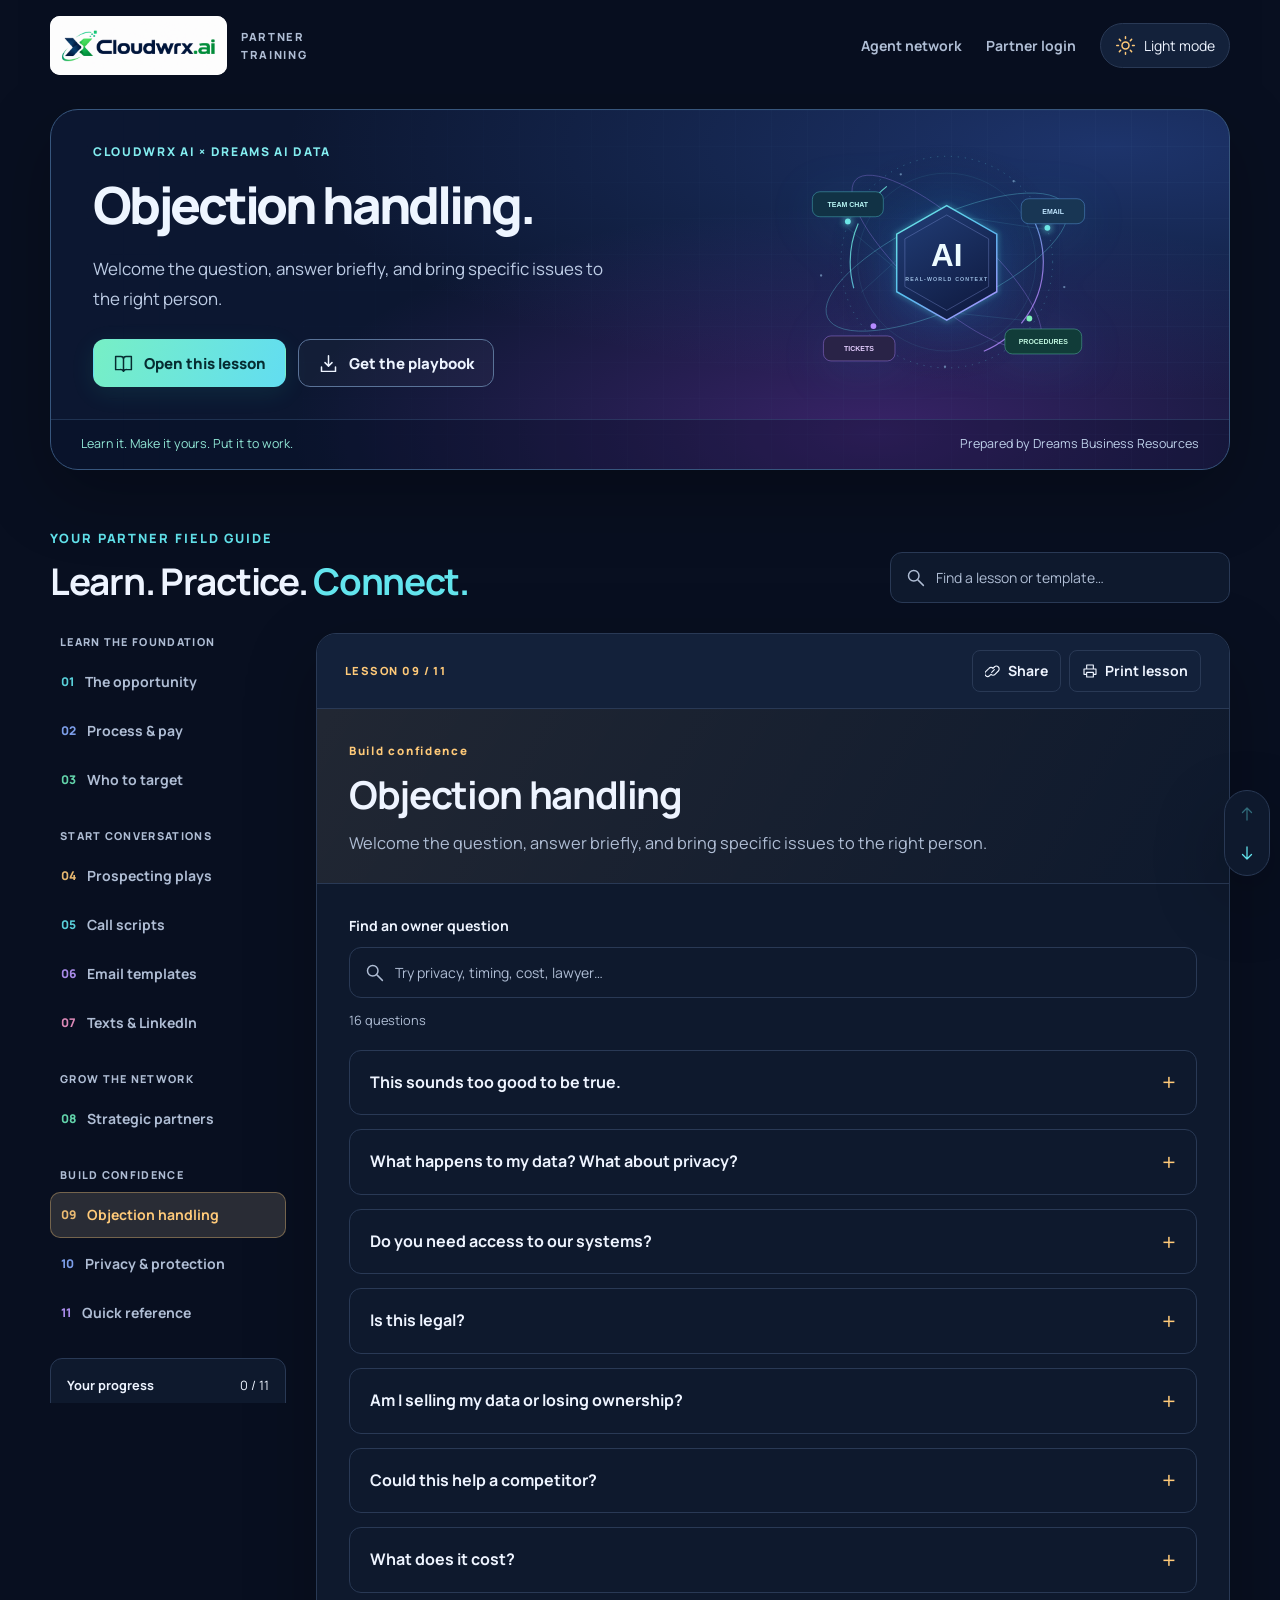
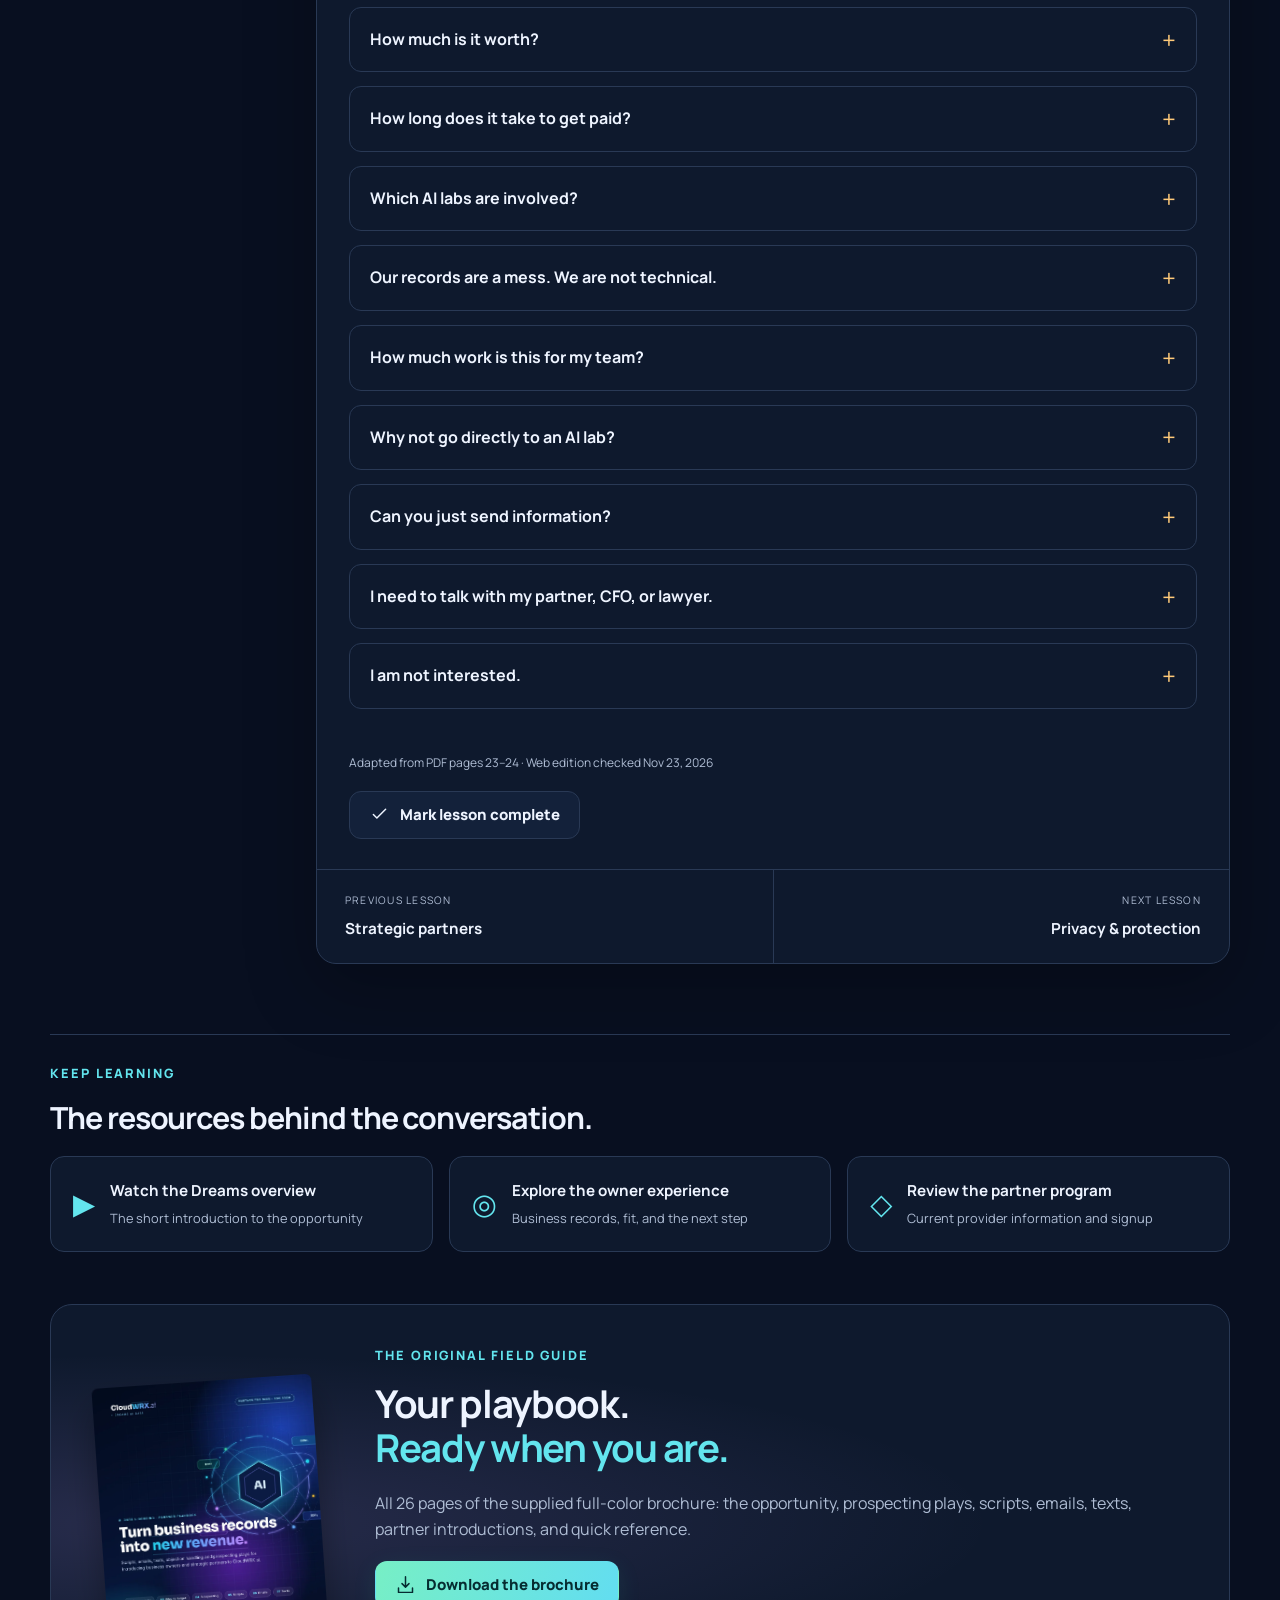
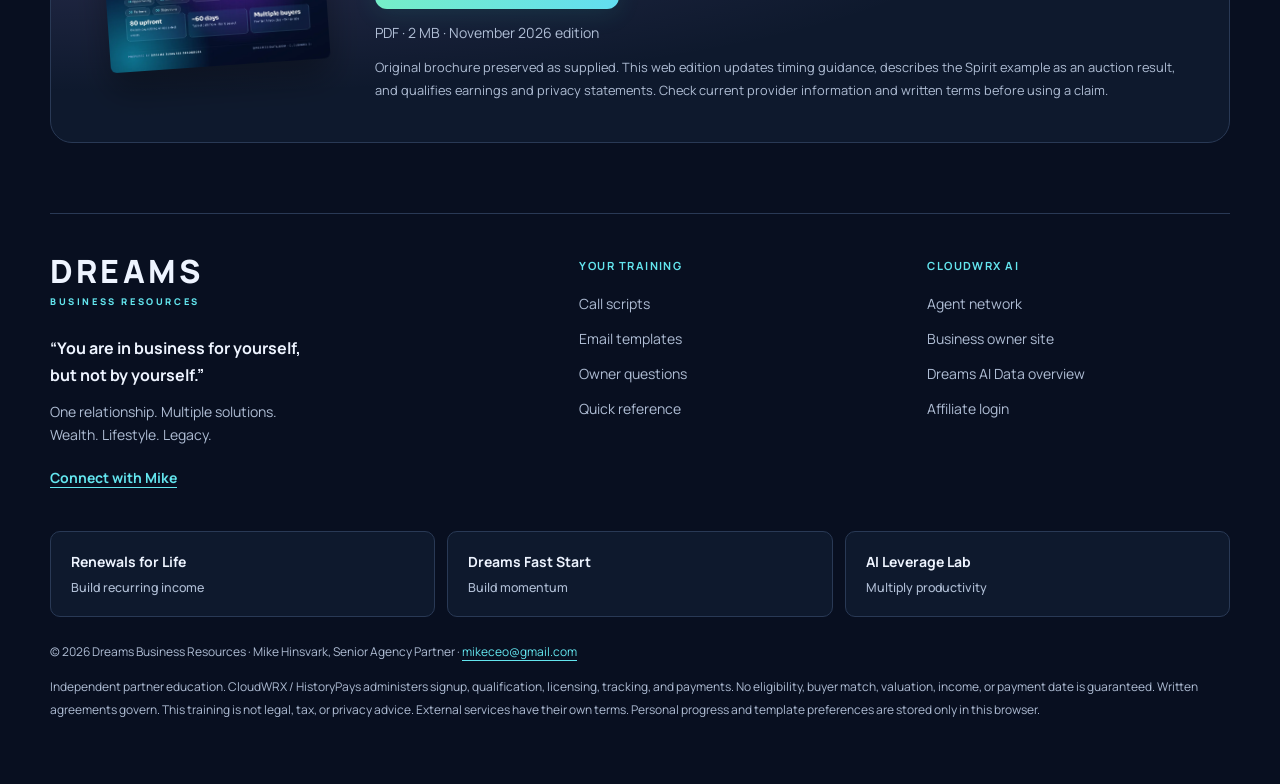
<file: training/objections/index.html>
<!doctype html><html lang="en" data-theme="dark"><head><meta charset="UTF-8"><meta name="viewport" content="width=device-width, initial-scale=1"><title>Objection handling | CloudWRX AI Partner Training</title><meta name="description" content="Welcome the question, answer briefly, and bring specific issues to the right person."><meta name="color-scheme" content="dark light"><meta name="theme-color" content="#080f20"><link rel="canonical" href="https://cloudwrxai.com/training/objections/"><meta property="og:title" content="Objection handling | CloudWRX AI Partner Training"><meta property="og:description" content="Welcome the question, answer briefly, and bring specific issues to the right person."><meta property="og:type" content="website"><meta property="og:url" content="https://cloudwrxai.com/training/objections/"><meta property="og:image" content="https://cloudwrxai.com/training/assets/playbook-cover.webp"><link rel="icon" type="image/svg+xml" href="/training/assets/favicon.svg"><script>try{var t=localStorage.getItem('cloudwrx-training-theme');if(t==='light'||t==='dark')document.documentElement.dataset.theme=t}catch(e){}</script><link rel="preconnect" href="https://fonts.googleapis.com"><link rel="preconnect" href="https://fonts.gstatic.com" crossorigin><link href="https://fonts.googleapis.com/css2?family=Manrope:wght@400;500;600;700;800&amp;display=swap" rel="stylesheet"><link rel="stylesheet" href="/training/assets/training.css"><script src="/training/assets/training.js" defer></script><script type="application/ld+json">{"@context":"https://schema.org","@type":"LearningResource","name":"Objection handling | CloudWRX AI Partner Training","description":"Welcome the question, answer briefly, and bring specific issues to the right person.","url":"https://cloudwrxai.com/training/objections/","inLanguage":"en","learningResourceType":"Partner training guide","publisher":{"@type":"Organization","name":"Dreams Business Resources"},"isAccessibleForFree":true}</script></head><body data-chapter="objections"><a class="skip-link" href="#lesson">Skip to the lesson</a><header class="site-header wrap" id="top"><a class="brand" href="/training/" aria-label="CloudWRX training home"><img src="/training/assets/cloudwrx-logo.png" width="1080" height="360" alt="Cloudwrx.ai"><span>PARTNER TRAINING</span></a><nav class="header-actions" aria-label="Main navigation"><a class="header-link" data-ref-kind="agent" href="https://cloudwrxai.com/?ref=bbq4pucskp">Agent network</a><a class="header-link" href="https://historypays.com/login" target="_blank" rel="noopener">Partner login</a><button id="theme-toggle" class="theme-toggle" aria-label="Switch to light mode" type="button"><svg aria-hidden="true" viewBox="0 0 24 24" fill="none" stroke="currentColor" stroke-width="1.7" stroke-linecap="round" stroke-linejoin="round"><circle cx="12" cy="12" r="4"/><path d="M12 2v2m0 16v2M2 12h2m16 0h2M5 5l1.5 1.5m11 11L19 19M5 19l1.5-1.5m11-11L19 5"/></svg><span>Light mode</span></button></nav></header><main><section class="hero wrap chapter-hero" aria-labelledby="hero-title" data-section><div class="hero-copy"><span class="eyebrow">CLOUDWRX AI × DREAMS AI DATA</span><h1 id="hero-title">Objection handling.</h1><p>Welcome the question, answer briefly, and bring specific issues to the right person.</p><div class="button-row"><a class="button primary" href="#library"><svg aria-hidden="true" viewBox="0 0 24 24" fill="none" stroke="currentColor" stroke-width="1.7" stroke-linecap="round" stroke-linejoin="round"><path d="M3 4h6a3 3 0 0 1 3 3v14a4 4 0 0 0-4-2H3Zm18 0h-6a3 3 0 0 0-3 3v14a4 4 0 0 1 4-2h5Z"/></svg>Open this lesson</a><a class="button ghost" href="/training/CloudWRX-AI-Data-Partner-Training-Playbook.pdf" download><svg aria-hidden="true" viewBox="0 0 24 24" fill="none" stroke="currentColor" stroke-width="1.7" stroke-linecap="round" stroke-linejoin="round"><path d="M12 3v12m-4-4 4 4 4-4M4 16v5h16v-5"/></svg>Get the playbook</a></div><div class="hero-meta"><span><b>11</b> practical lessons</span><span><b>26</b> page playbook</span><span>Built for real conversations</span></div></div><div class="hero-art"><img src="/training/assets/knowledge-network.svg" width="560" height="430" alt="Operational knowledge connected to AI: email, tickets, chat, and procedures"><div class="art-caption">BUSINESS KNOWLEDGE. HUMAN CONNECTION.</div></div><div class="hero-bottom"><span>Learn it. Make it yours. Put it to work.</span><span>Prepared by Dreams Business Resources</span></div></section><section class="library wrap" id="library" data-section><div class="library-heading"><div><span class="eyebrow">YOUR PARTNER FIELD GUIDE</span><h2>Learn. Practice. <em>Connect.</em></h2></div><div class="library-search"><label class="sr-only" for="training-search">Search the training library</label><div class="search-box"><svg aria-hidden="true" viewBox="0 0 24 24" fill="none" stroke="currentColor" stroke-width="1.7" stroke-linecap="round" stroke-linejoin="round"><circle cx="10" cy="10" r="6"/><path d="m15 15 6 6"/></svg><input type="search" id="training-search" placeholder="Find a lesson or template…" autocomplete="off" aria-controls="search-results"></div><div id="search-results" hidden aria-live="polite"></div></div></div><div class="library-grid"><aside class="library-sidebar"><nav class="chapter-nav" aria-label="Training chapters"><p class="nav-group">Learn the foundation</p><a class="chapter-tab cyan" data-route data-chapter="opportunity" href="/training/opportunity/#library" ><span class="chapter-num">01</span><span>The opportunity</span><span class="completion-mark" aria-hidden="true">✓</span></a><a class="chapter-tab blue" data-route data-chapter="how-it-works" href="/training/how-it-works/#library" ><span class="chapter-num">02</span><span>Process & pay</span><span class="completion-mark" aria-hidden="true">✓</span></a><a class="chapter-tab green" data-route data-chapter="who-to-target" href="/training/who-to-target/#library" ><span class="chapter-num">03</span><span>Who to target</span><span class="completion-mark" aria-hidden="true">✓</span></a><p class="nav-group">Start conversations</p><a class="chapter-tab amber" data-route data-chapter="prospecting" href="/training/prospecting/#library" ><span class="chapter-num">04</span><span>Prospecting plays</span><span class="completion-mark" aria-hidden="true">✓</span></a><a class="chapter-tab cyan" data-route data-chapter="call-scripts" href="/training/call-scripts/#library" ><span class="chapter-num">05</span><span>Call scripts</span><span class="completion-mark" aria-hidden="true">✓</span></a><a class="chapter-tab violet" data-route data-chapter="email-templates" href="/training/email-templates/#library" ><span class="chapter-num">06</span><span>Email templates</span><span class="completion-mark" aria-hidden="true">✓</span></a><a class="chapter-tab pink" data-route data-chapter="texts-linkedin" href="/training/texts-linkedin/#library" ><span class="chapter-num">07</span><span>Texts & LinkedIn</span><span class="completion-mark" aria-hidden="true">✓</span></a><p class="nav-group">Grow the network</p><a class="chapter-tab green" data-route data-chapter="strategic-partners" href="/training/strategic-partners/#library" ><span class="chapter-num">08</span><span>Strategic partners</span><span class="completion-mark" aria-hidden="true">✓</span></a><p class="nav-group">Build confidence</p><a class="chapter-tab amber" data-route data-chapter="objections" href="/training/objections/#library" aria-current="page"><span class="chapter-num">09</span><span>Objection handling</span><span class="completion-mark" aria-hidden="true">✓</span></a><a class="chapter-tab blue" data-route data-chapter="privacy" href="/training/privacy/#library" ><span class="chapter-num">10</span><span>Privacy & protection</span><span class="completion-mark" aria-hidden="true">✓</span></a><a class="chapter-tab violet" data-route data-chapter="quick-reference" href="/training/quick-reference/#library" ><span class="chapter-num">11</span><span>Quick reference</span><span class="completion-mark" aria-hidden="true">✓</span></a></nav><div class="progress-card"><div><strong>Your progress</strong><span id="progress-count">0 / 11</span></div><progress id="learning-progress" max="11" value="0" aria-label="Lessons completed"></progress><small>Saved on this device.</small></div></aside><article class="lesson amber" id="lesson"><div class="lesson-toolbar"><span class="lesson-label">LESSON 09 / 11</span><div><button class="small-button" id="share-lesson" aria-label="Copy lesson link"><svg aria-hidden="true" viewBox="0 0 24 24" fill="none" stroke="currentColor" stroke-width="1.7" stroke-linecap="round" stroke-linejoin="round"><path d="m10 14 4-4m-5 7-2 2a4 4 0 0 1-6-6l5-5a4 4 0 0 1 6 0m0 0 2-2a4 4 0 1 1 6 6l-5 5a4 4 0 0 1-6 0"/></svg><span>Share</span></button><button class="small-button" id="print-lesson" aria-label="Print lesson"><svg aria-hidden="true" viewBox="0 0 24 24" fill="none" stroke="currentColor" stroke-width="1.7" stroke-linecap="round" stroke-linejoin="round"><path d="M7 8V3h10v5M6 17H3V9h18v8h-3M7 14h10v7H7Z"/></svg><span>Print lesson</span></button></div></div><div class="lesson-heading"><span class="eyebrow">Build confidence</span><h2>Objection handling</h2><p>Welcome the question, answer briefly, and bring specific issues to the right person.</p></div><div class="lesson-body"><label class="search-label" for="objection-search">Find an owner question</label><div class="search-box"><svg aria-hidden="true" viewBox="0 0 24 24" fill="none" stroke="currentColor" stroke-width="1.7" stroke-linecap="round" stroke-linejoin="round"><circle cx="10" cy="10" r="6"/><path d="m15 15 6 6"/></svg><input id="objection-search" type="search" placeholder="Try privacy, timing, cost, lawyer…" autocomplete="off"></div><p id="objection-count" class="caption" aria-live="polite">16 questions</p><div id="objection-list"><details class="objection"><summary>This sounds too good to be true.<span class="expand" aria-hidden="true">+</span></summary><p>That is fair. This is a possible licensing opportunity, not a promised payout. The provider can explain the process and written terms, and you decide whether it fits.</p></details><details class="objection"><summary>What happens to my data? What about privacy?<span class="expand" aria-hidden="true">+</span></summary><p>Ask about exclusions, de-identification, human review, approved recipients, and use and retention limits. Removing identifiers does not make every dataset anonymous or risk-free. Involve your counsel and IT team.</p></details><details class="objection"><summary>Do you need access to our systems?<span class="expand" aria-hidden="true">+</span></summary><p>Not for an introduction. Start with a description of systems and records. Do not send me files or credentials. If you proceed, authorized staff should agree with the provider on any later export or access.</p></details><details class="objection"><summary>Is this legal?<span class="expand" aria-hidden="true">+</span></summary><p>That depends on rights, contracts, privacy obligations, professional rules, and the proposed use. Have your counsel review the scope and agreement. A referral partner cannot determine legal clearance.</p></details><details class="objection"><summary>Am I selling my data or losing ownership?<span class="expand" aria-hidden="true">+</span></summary><p>The opportunity is described as licensing for an agreed use. Review ownership, exclusivity, permitted use, and any sublicensing rights in the actual terms before deciding.</p></details><details class="objection"><summary>Could this help a competitor?<span class="expand" aria-hidden="true">+</span></summary><p>Ask who can receive or use records, whether that use could affect your business, and what exclusions or restrictions can be agreed. Do not assume anonymity eliminates competitive risk.</p></details><details class="objection"><summary>What does it cost?<span class="expand" aria-hidden="true">+</span></summary><p>The playbook describes no upfront owner fee and a success-based model. Ask the provider to identify all fees, deductions, and conditions in writing before proceeding.</p></details><details class="objection"><summary>How much is it worth?<span class="expand" aria-hidden="true">+</span></summary><p>It depends on the records, rights, quality, uniqueness, and buyer demand. A public range or example is not an offer for your company. The provider must review the opportunity.</p></details><details class="objection"><summary>How long does it take to get paid?<span class="expand" aria-hidden="true">+</span></summary><p>The current provider page says usually 90–120 days after signing; the original brochure used about 60 days from introduction. Neither guarantees a date. Confirm the buyer’s process and payment terms.</p></details><details class="objection"><summary>Which AI labs are involved?<span class="expand" aria-hidden="true">+</span></summary><p>I would not name a buyer for your company before a real proposal exists. Ask the provider to identify the proposed buyer and permitted use when you review an offer.</p></details><details class="objection"><summary>Our records are a mess. We are not technical.<span class="expand" aria-hidden="true">+</span></summary><p>Start with a high-level list of tools and approximate years of history. The provider can explain what is useful and what work would be needed. You do not need to prepare files for me.</p></details><details class="objection"><summary>How much work is this for my team?<span class="expand" aria-hidden="true">+</span></summary><p>The first discussion is intended to be short. A transaction can require substantial IT, rights, privacy, and legal review. Ask for a realistic scope and division of responsibilities before committing.</p></details><details class="objection"><summary>Why not go directly to an AI lab?<span class="expand" aria-hidden="true">+</span></summary><p>You can evaluate different routes. A provider may help with preparation and buyer discussions. Compare services, fees, and terms rather than assuming one route guarantees a better result.</p></details><details class="objection"><summary>Can you just send information?<span class="expand" aria-hidden="true">+</span></summary><p>Of course. I can send the overview or my client link. If you would like a follow-up, what time and channel work for you?</p></details><details class="objection"><summary>I need to talk with my partner, CFO, or lawyer.<span class="expand" aria-hidden="true">+</span></summary><p>Absolutely. Invite them to the discussion so everyone hears the same answers. Include the people responsible for the business, records, and obligations.</p></details><details class="objection"><summary>I am not interested.<span class="expand" aria-hidden="true">+</span></summary><p>Understood, and thanks for letting me know. I will close the loop. Leave the door open without pushing, and honor any request to stop contact.</p></details></div><p id="objection-empty" hidden>No matching questions. Try a broader word or clear the search.</p></div><div class="lesson-end"><p class="caption">Adapted from PDF pages 23–24 · Web edition checked Nov 23, 2026</p><button class="button complete-button" id="complete-lesson" aria-pressed="false"><svg aria-hidden="true" viewBox="0 0 24 24" fill="none" stroke="currentColor" stroke-width="1.7" stroke-linecap="round" stroke-linejoin="round"><path d="m5 12 4 4L19 6"/></svg><span>Mark lesson complete</span></button></div><nav class="lesson-pagination" aria-label="Previous and next lesson"><a data-route href="/training/strategic-partners/#library"><small>PREVIOUS LESSON</small><strong>Strategic partners</strong></a><a data-route href="/training/privacy/#library"><small>NEXT LESSON</small><strong>Privacy & protection</strong></a></nav></article></div></section><section id="resources" class="resources wrap" data-section><div class="section-heading"><span class="eyebrow">KEEP LEARNING</span><h2>The resources behind the conversation.</h2></div><div class="resource-links"><a href="https://dreamsaidata.com/#overview" target="_blank" rel="noopener"><span class="resource-symbol">▶</span><span><strong>Watch the Dreams overview</strong><small>The short introduction to the opportunity</small></span></a><a data-ref-kind="client" href="https://cloudwrxaidata.com/?ref=bbq4pucskp" target="_blank" rel="noopener"><span class="resource-symbol">◎</span><span><strong>Explore the owner experience</strong><small>Business records, fit, and the next step</small></span></a><a data-ref-kind="partner" href="https://cloudwrx.ai/partners?ref=bbq4pucskp" target="_blank" rel="noopener"><span class="resource-symbol">◇</span><span><strong>Review the partner program</strong><small>Current provider information and signup</small></span></a></div></section><section id="download" class="download wrap" data-section><img src="/training/assets/playbook-cover.webp" width="850" height="1100" alt="CloudWRX AI Partner Training Playbook cover" loading="lazy"><div><span class="eyebrow">THE ORIGINAL FIELD GUIDE</span><h2>Your playbook.<br><em>Ready when you are.</em></h2><p>All 26 pages of the supplied full-color brochure: the opportunity, prospecting plays, scripts, emails, texts, partner introductions, and quick reference.</p><a class="button primary" href="/training/CloudWRX-AI-Data-Partner-Training-Playbook.pdf" download><svg aria-hidden="true" viewBox="0 0 24 24" fill="none" stroke="currentColor" stroke-width="1.7" stroke-linecap="round" stroke-linejoin="round"><path d="M12 3v12m-4-4 4 4 4-4M4 16v5h16v-5"/></svg>Download the brochure</a><p class="caption">PDF · 2 MB · November 2026 edition</p><p class="source-note">Original brochure preserved as supplied. This web edition updates timing guidance, describes the Spirit example as an auction result, and qualifies earnings and privacy statements. Check current provider information and written terms before using a claim.</p></div></section></main><footer class="footer wrap" id="footer" data-section><div class="footer-main"><div class="footer-brand"><a href="https://renewalsforlife.com/" class="dreams-wordmark">DREAMS<span>BUSINESS RESOURCES</span></a><p class="footer-quote">“You are in business for yourself,<br>but not by yourself.”</p><p>One relationship. Multiple solutions.<br>Wealth. Lifestyle. Legacy.</p><a href="mailto:mikeceo@gmail.com">Connect with Mike</a></div><div><h2>YOUR TRAINING</h2><a href="/training/call-scripts/#library" data-route>Call scripts</a><a href="/training/email-templates/#library" data-route>Email templates</a><a href="/training/objections/#library" data-route>Owner questions</a><a href="/training/quick-reference/#library" data-route>Quick reference</a></div><div><h2>CLOUDWRX AI</h2><a data-ref-kind="agent" href="https://cloudwrxai.com/?ref=bbq4pucskp">Agent network</a><a data-ref-kind="client" href="https://cloudwrxaidata.com/?ref=bbq4pucskp" target="_blank" rel="noopener">Business owner site</a><a href="https://dreamsaidata.com/#overview" target="_blank" rel="noopener">Dreams AI Data overview</a><a href="https://historypays.com/login" target="_blank" rel="noopener">Affiliate login</a></div></div><div class="ecosystem"><a href="https://renewalsforlife.com/">Renewals for Life<span>Build recurring income</span></a><a href="https://dreamsfaststart.com/">Dreams Fast Start<span>Build momentum</span></a><a href="https://aileveragelab.pro/">AI Leverage Lab<span>Multiply productivity</span></a></div><div class="footer-legal"><p>© 2026 Dreams Business Resources · Mike Hinsvark, Senior Agency Partner · <a href="mailto:mikeceo@gmail.com">mikeceo@gmail.com</a></p><p>Independent partner education. CloudWRX / HistoryPays administers signup, qualification, licensing, tracking, and payments. No eligibility, buyer match, valuation, income, or payment date is guaranteed. Written agreements govern. This training is not legal, tax, or privacy advice. External services have their own terms. Personal progress and template preferences are stored only in this browser.</p></div></footer><nav class="page-navigation" aria-label="Page navigation"><button id="section-up" aria-label="Previous section"><svg aria-hidden="true" viewBox="0 0 24 24" fill="none" stroke="currentColor" stroke-width="1.7" stroke-linecap="round" stroke-linejoin="round"><path d="M12 20V4m-6 6 6-6 6 6"/></svg></button><button id="section-down" aria-label="Next section"><svg aria-hidden="true" viewBox="0 0 24 24" fill="none" stroke="currentColor" stroke-width="1.7" stroke-linecap="round" stroke-linejoin="round"><path d="M12 4v16m-6-6 6 6 6-6"/></svg></button></nav><div id="toast" role="status" aria-live="polite"></div></body></html>
</file>
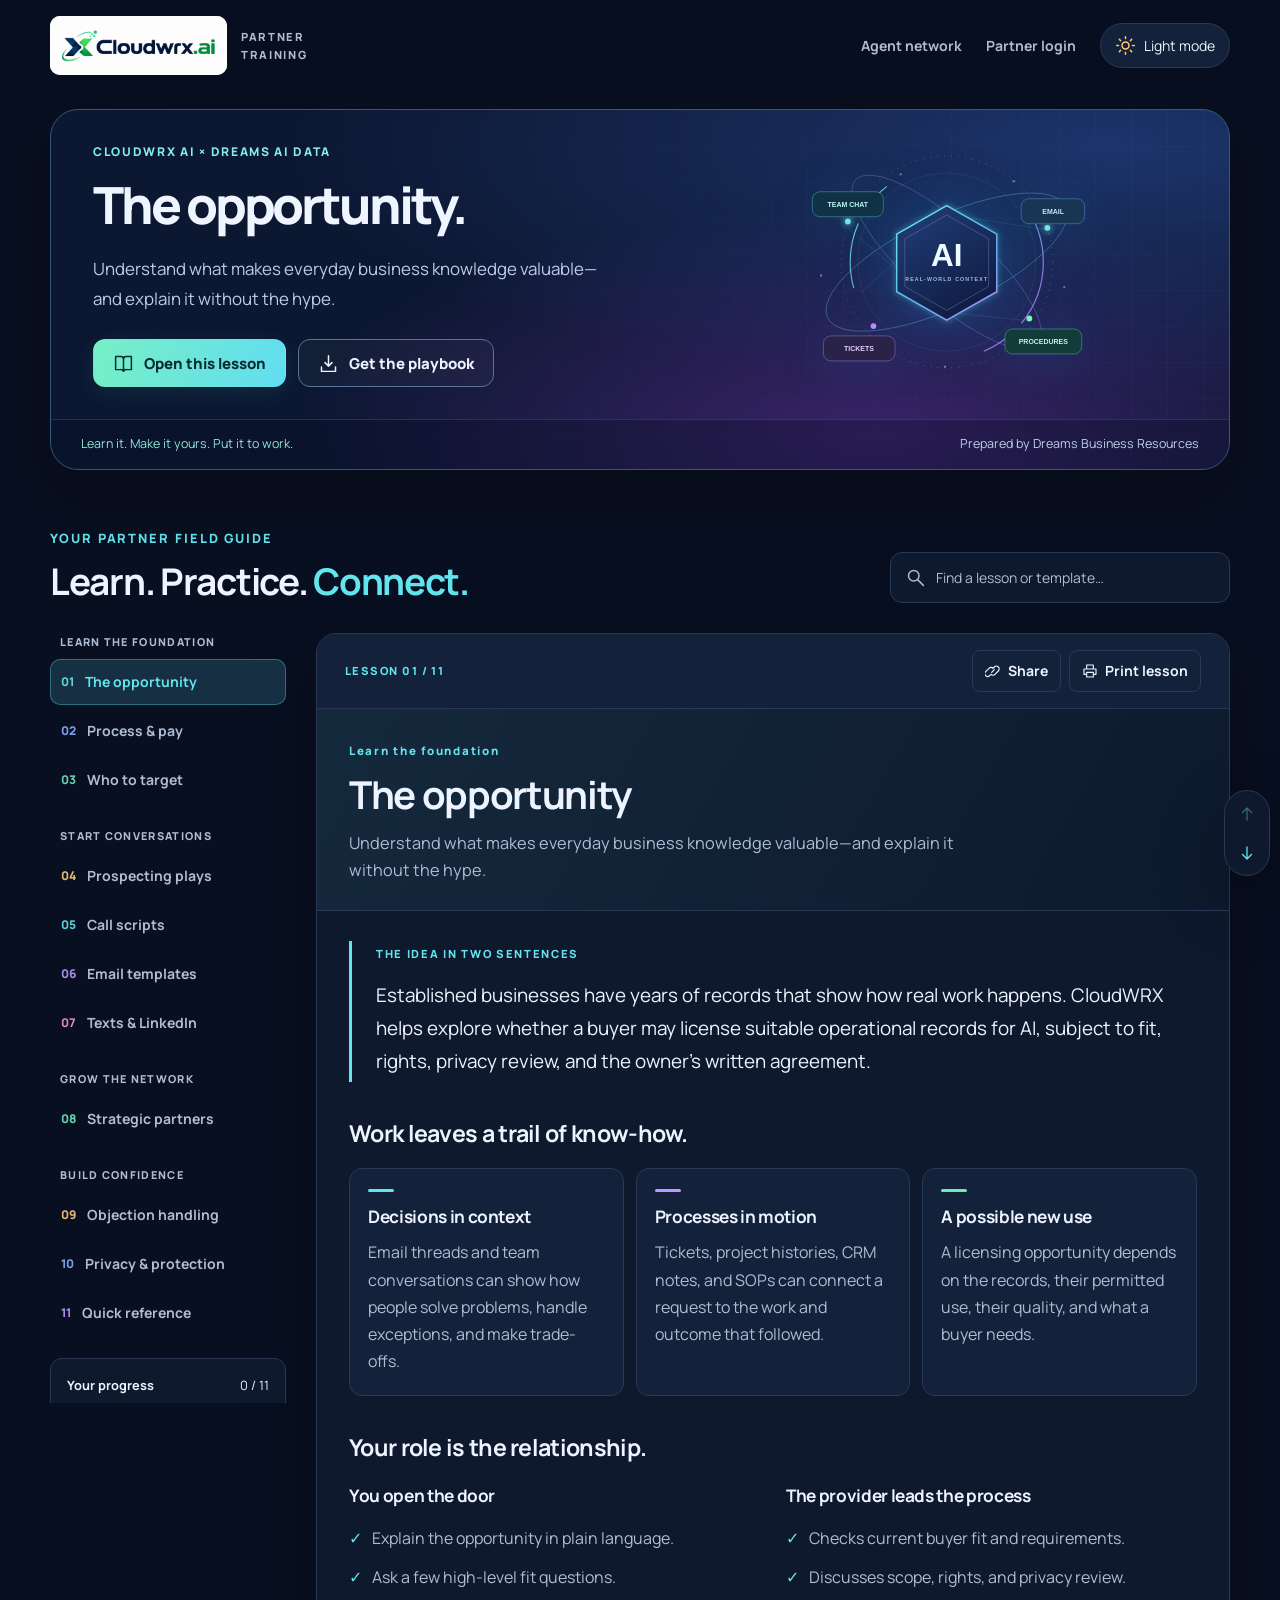
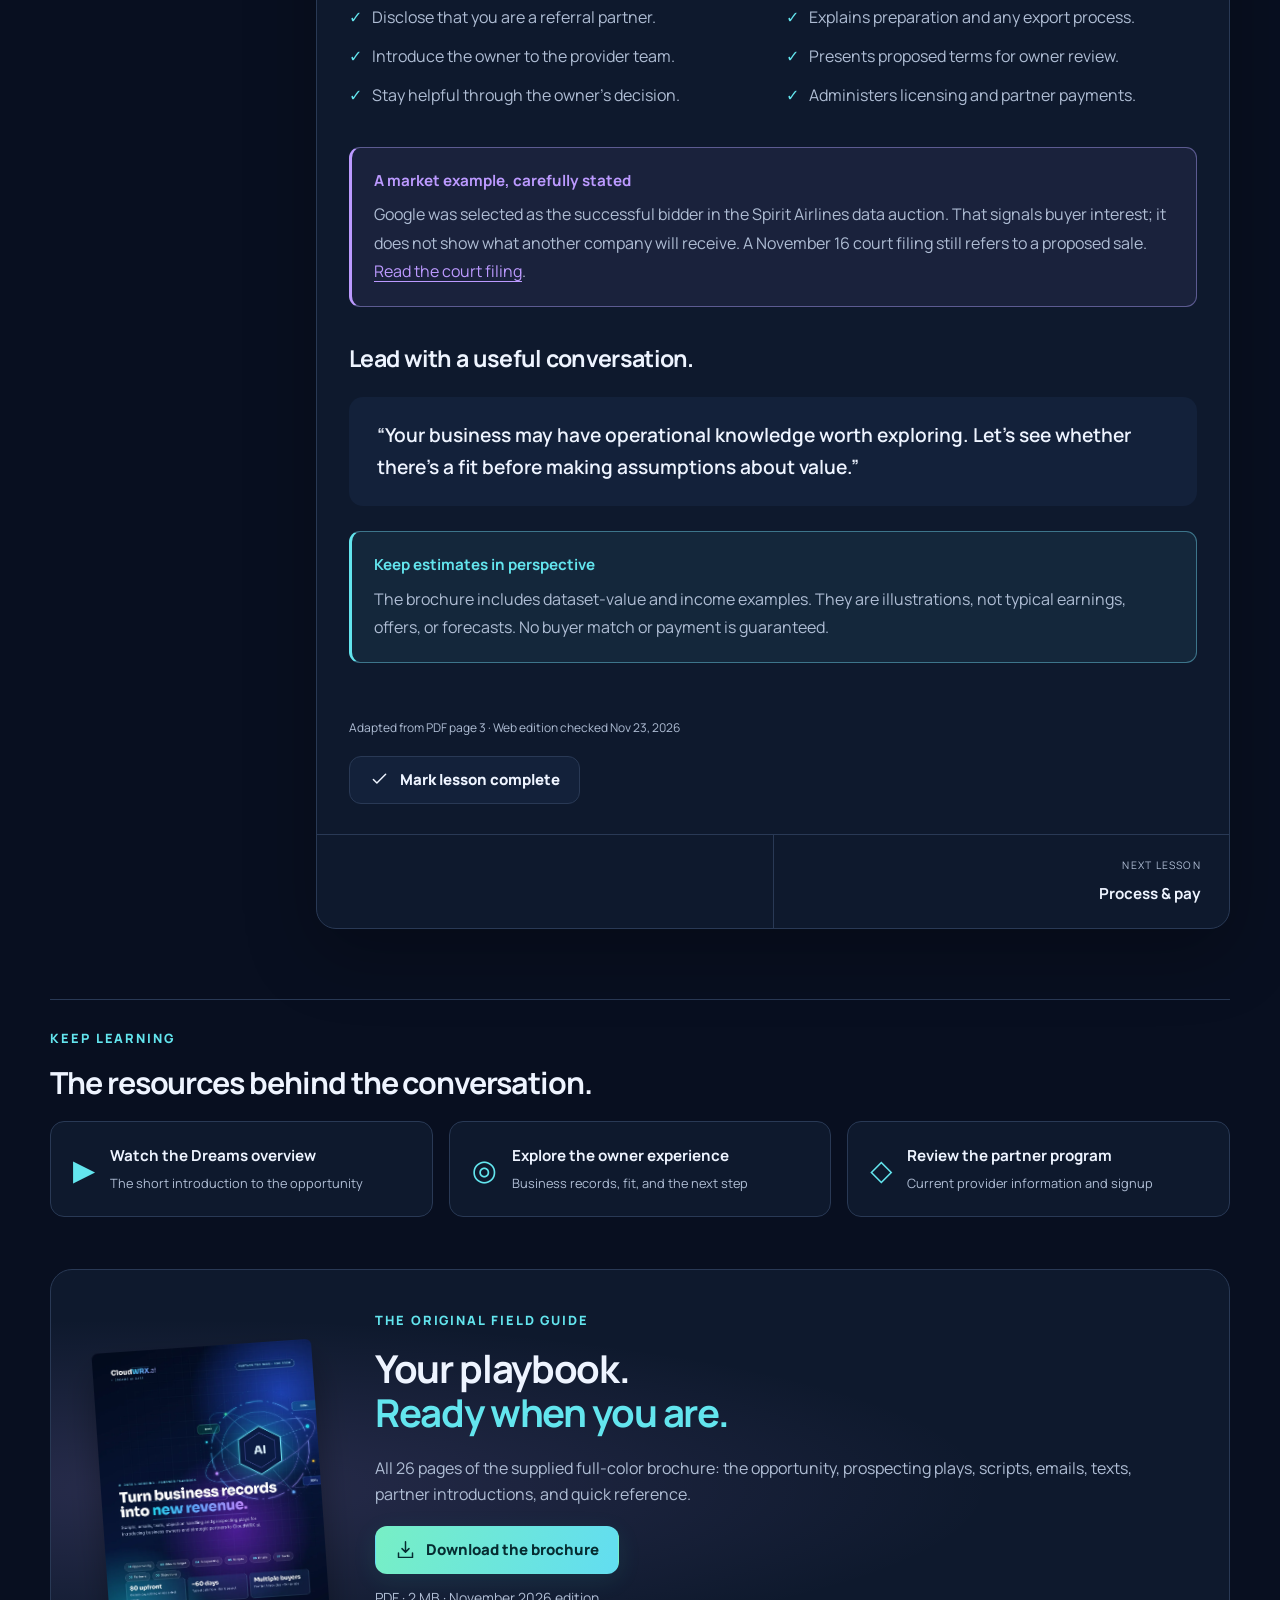
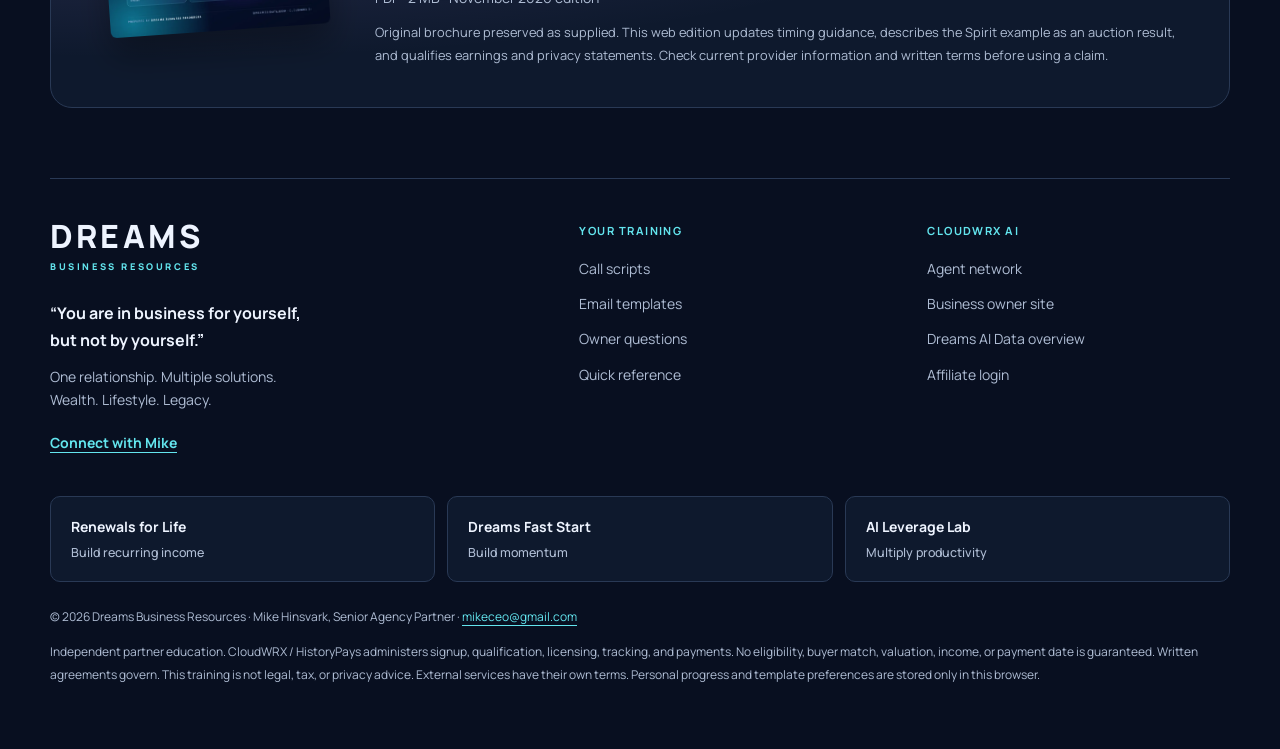
<file: training/opportunity/index.html>
<!doctype html><html lang="en" data-theme="dark"><head><meta charset="UTF-8"><meta name="viewport" content="width=device-width, initial-scale=1"><title>The opportunity | CloudWRX AI Partner Training</title><meta name="description" content="Understand what makes everyday business knowledge valuable—and explain it without the hype."><meta name="color-scheme" content="dark light"><meta name="theme-color" content="#080f20"><link rel="canonical" href="https://cloudwrxai.com/training/opportunity/"><meta property="og:title" content="The opportunity | CloudWRX AI Partner Training"><meta property="og:description" content="Understand what makes everyday business knowledge valuable—and explain it without the hype."><meta property="og:type" content="website"><meta property="og:url" content="https://cloudwrxai.com/training/opportunity/"><meta property="og:image" content="https://cloudwrxai.com/training/assets/playbook-cover.webp"><link rel="icon" type="image/svg+xml" href="/training/assets/favicon.svg"><script>try{var t=localStorage.getItem('cloudwrx-training-theme');if(t==='light'||t==='dark')document.documentElement.dataset.theme=t}catch(e){}</script><link rel="preconnect" href="https://fonts.googleapis.com"><link rel="preconnect" href="https://fonts.gstatic.com" crossorigin><link href="https://fonts.googleapis.com/css2?family=Manrope:wght@400;500;600;700;800&amp;display=swap" rel="stylesheet"><link rel="stylesheet" href="/training/assets/training.css"><script src="/training/assets/training.js" defer></script><script type="application/ld+json">{"@context":"https://schema.org","@type":"LearningResource","name":"The opportunity | CloudWRX AI Partner Training","description":"Understand what makes everyday business knowledge valuable—and explain it without the hype.","url":"https://cloudwrxai.com/training/opportunity/","inLanguage":"en","learningResourceType":"Partner training guide","publisher":{"@type":"Organization","name":"Dreams Business Resources"},"isAccessibleForFree":true}</script></head><body data-chapter="opportunity"><a class="skip-link" href="#lesson">Skip to the lesson</a><header class="site-header wrap" id="top"><a class="brand" href="/training/" aria-label="CloudWRX training home"><img src="/training/assets/cloudwrx-logo.png" width="1080" height="360" alt="Cloudwrx.ai"><span>PARTNER TRAINING</span></a><nav class="header-actions" aria-label="Main navigation"><a class="header-link" data-ref-kind="agent" href="https://cloudwrxai.com/?ref=bbq4pucskp">Agent network</a><a class="header-link" href="https://historypays.com/login" target="_blank" rel="noopener">Partner login</a><button id="theme-toggle" class="theme-toggle" aria-label="Switch to light mode" type="button"><svg aria-hidden="true" viewBox="0 0 24 24" fill="none" stroke="currentColor" stroke-width="1.7" stroke-linecap="round" stroke-linejoin="round"><circle cx="12" cy="12" r="4"/><path d="M12 2v2m0 16v2M2 12h2m16 0h2M5 5l1.5 1.5m11 11L19 19M5 19l1.5-1.5m11-11L19 5"/></svg><span>Light mode</span></button></nav></header><main><section class="hero wrap chapter-hero" aria-labelledby="hero-title" data-section><div class="hero-copy"><span class="eyebrow">CLOUDWRX AI × DREAMS AI DATA</span><h1 id="hero-title">The opportunity.</h1><p>Understand what makes everyday business knowledge valuable—and explain it without the hype.</p><div class="button-row"><a class="button primary" href="#library"><svg aria-hidden="true" viewBox="0 0 24 24" fill="none" stroke="currentColor" stroke-width="1.7" stroke-linecap="round" stroke-linejoin="round"><path d="M3 4h6a3 3 0 0 1 3 3v14a4 4 0 0 0-4-2H3Zm18 0h-6a3 3 0 0 0-3 3v14a4 4 0 0 1 4-2h5Z"/></svg>Open this lesson</a><a class="button ghost" href="/training/CloudWRX-AI-Data-Partner-Training-Playbook.pdf" download><svg aria-hidden="true" viewBox="0 0 24 24" fill="none" stroke="currentColor" stroke-width="1.7" stroke-linecap="round" stroke-linejoin="round"><path d="M12 3v12m-4-4 4 4 4-4M4 16v5h16v-5"/></svg>Get the playbook</a></div><div class="hero-meta"><span><b>11</b> practical lessons</span><span><b>26</b> page playbook</span><span>Built for real conversations</span></div></div><div class="hero-art"><img src="/training/assets/knowledge-network.svg" width="560" height="430" alt="Operational knowledge connected to AI: email, tickets, chat, and procedures"><div class="art-caption">BUSINESS KNOWLEDGE. HUMAN CONNECTION.</div></div><div class="hero-bottom"><span>Learn it. Make it yours. Put it to work.</span><span>Prepared by Dreams Business Resources</span></div></section><section class="library wrap" id="library" data-section><div class="library-heading"><div><span class="eyebrow">YOUR PARTNER FIELD GUIDE</span><h2>Learn. Practice. <em>Connect.</em></h2></div><div class="library-search"><label class="sr-only" for="training-search">Search the training library</label><div class="search-box"><svg aria-hidden="true" viewBox="0 0 24 24" fill="none" stroke="currentColor" stroke-width="1.7" stroke-linecap="round" stroke-linejoin="round"><circle cx="10" cy="10" r="6"/><path d="m15 15 6 6"/></svg><input type="search" id="training-search" placeholder="Find a lesson or template…" autocomplete="off" aria-controls="search-results"></div><div id="search-results" hidden aria-live="polite"></div></div></div><div class="library-grid"><aside class="library-sidebar"><nav class="chapter-nav" aria-label="Training chapters"><p class="nav-group">Learn the foundation</p><a class="chapter-tab cyan" data-route data-chapter="opportunity" href="/training/opportunity/#library" aria-current="page"><span class="chapter-num">01</span><span>The opportunity</span><span class="completion-mark" aria-hidden="true">✓</span></a><a class="chapter-tab blue" data-route data-chapter="how-it-works" href="/training/how-it-works/#library" ><span class="chapter-num">02</span><span>Process & pay</span><span class="completion-mark" aria-hidden="true">✓</span></a><a class="chapter-tab green" data-route data-chapter="who-to-target" href="/training/who-to-target/#library" ><span class="chapter-num">03</span><span>Who to target</span><span class="completion-mark" aria-hidden="true">✓</span></a><p class="nav-group">Start conversations</p><a class="chapter-tab amber" data-route data-chapter="prospecting" href="/training/prospecting/#library" ><span class="chapter-num">04</span><span>Prospecting plays</span><span class="completion-mark" aria-hidden="true">✓</span></a><a class="chapter-tab cyan" data-route data-chapter="call-scripts" href="/training/call-scripts/#library" ><span class="chapter-num">05</span><span>Call scripts</span><span class="completion-mark" aria-hidden="true">✓</span></a><a class="chapter-tab violet" data-route data-chapter="email-templates" href="/training/email-templates/#library" ><span class="chapter-num">06</span><span>Email templates</span><span class="completion-mark" aria-hidden="true">✓</span></a><a class="chapter-tab pink" data-route data-chapter="texts-linkedin" href="/training/texts-linkedin/#library" ><span class="chapter-num">07</span><span>Texts & LinkedIn</span><span class="completion-mark" aria-hidden="true">✓</span></a><p class="nav-group">Grow the network</p><a class="chapter-tab green" data-route data-chapter="strategic-partners" href="/training/strategic-partners/#library" ><span class="chapter-num">08</span><span>Strategic partners</span><span class="completion-mark" aria-hidden="true">✓</span></a><p class="nav-group">Build confidence</p><a class="chapter-tab amber" data-route data-chapter="objections" href="/training/objections/#library" ><span class="chapter-num">09</span><span>Objection handling</span><span class="completion-mark" aria-hidden="true">✓</span></a><a class="chapter-tab blue" data-route data-chapter="privacy" href="/training/privacy/#library" ><span class="chapter-num">10</span><span>Privacy & protection</span><span class="completion-mark" aria-hidden="true">✓</span></a><a class="chapter-tab violet" data-route data-chapter="quick-reference" href="/training/quick-reference/#library" ><span class="chapter-num">11</span><span>Quick reference</span><span class="completion-mark" aria-hidden="true">✓</span></a></nav><div class="progress-card"><div><strong>Your progress</strong><span id="progress-count">0 / 11</span></div><progress id="learning-progress" max="11" value="0" aria-label="Lessons completed"></progress><small>Saved on this device.</small></div></aside><article class="lesson cyan" id="lesson"><div class="lesson-toolbar"><span class="lesson-label">LESSON 01 / 11</span><div><button class="small-button" id="share-lesson" aria-label="Copy lesson link"><svg aria-hidden="true" viewBox="0 0 24 24" fill="none" stroke="currentColor" stroke-width="1.7" stroke-linecap="round" stroke-linejoin="round"><path d="m10 14 4-4m-5 7-2 2a4 4 0 0 1-6-6l5-5a4 4 0 0 1 6 0m0 0 2-2a4 4 0 1 1 6 6l-5 5a4 4 0 0 1-6 0"/></svg><span>Share</span></button><button class="small-button" id="print-lesson" aria-label="Print lesson"><svg aria-hidden="true" viewBox="0 0 24 24" fill="none" stroke="currentColor" stroke-width="1.7" stroke-linecap="round" stroke-linejoin="round"><path d="M7 8V3h10v5M6 17H3V9h18v8h-3M7 14h10v7H7Z"/></svg><span>Print lesson</span></button></div></div><div class="lesson-heading"><span class="eyebrow">Learn the foundation</span><h2>The opportunity</h2><p>Understand what makes everyday business knowledge valuable—and explain it without the hype.</p></div><div class="lesson-body">
<div class="big-idea"><span class="eyebrow">THE IDEA IN TWO SENTENCES</span><p>Established businesses have years of records that show how real work happens. CloudWRX helps explore whether a buyer may license suitable operational records for AI, subject to fit, rights, privacy review, and the owner’s written agreement.</p></div>
<h2>Work leaves a trail of know-how.</h2><div class="cards "><article class="card"><h3>Decisions in context</h3><p>Email threads and team conversations can show how people solve problems, handle exceptions, and make trade-offs.</p></article><article class="card"><h3>Processes in motion</h3><p>Tickets, project histories, CRM notes, and SOPs can connect a request to the work and outcome that followed.</p></article><article class="card"><h3>A possible new use</h3><p>A licensing opportunity depends on the records, their permitted use, their quality, and what a buyer needs.</p></article></div>
<h2>Your role is the relationship.</h2><div class="split"><div><h3>You open the door</h3><ul class="check-list"><li>Explain the opportunity in plain language.</li><li>Ask a few high-level fit questions.</li><li>Disclose that you are a referral partner.</li><li>Introduce the owner to the provider team.</li><li>Stay helpful through the owner’s decision.</li></ul></div><div><h3>The provider leads the process</h3><ul class="check-list"><li>Checks current buyer fit and requirements.</li><li>Discusses scope, rights, and privacy review.</li><li>Explains preparation and any export process.</li><li>Presents proposed terms for owner review.</li><li>Administers licensing and partner payments.</li></ul></div></div>
<aside class="note violet"><strong>A market example, carefully stated</strong><p>Google was selected as the successful bidder in the Spirit Airlines data auction. That signals buyer interest; it does not show what another company will receive. A November 16 court filing still refers to a proposed sale. <a href="https://document.epiq11.com/document/getdocumentbycode?docId=4631006&amp;projectCode=SPJ&amp;source=DM" target="_blank" rel="noopener">Read the court filing</a>.</p></aside>
<h2>Lead with a useful conversation.</h2><blockquote>“Your business may have operational knowledge worth exploring. Let’s see whether there’s a fit before making assumptions about value.”</blockquote>
<aside class="note cyan"><strong>Keep estimates in perspective</strong><p>The brochure includes dataset-value and income examples. They are illustrations, not typical earnings, offers, or forecasts. No buyer match or payment is guaranteed.</p></aside></div><div class="lesson-end"><p class="caption">Adapted from PDF page 3 · Web edition checked Nov 23, 2026</p><button class="button complete-button" id="complete-lesson" aria-pressed="false"><svg aria-hidden="true" viewBox="0 0 24 24" fill="none" stroke="currentColor" stroke-width="1.7" stroke-linecap="round" stroke-linejoin="round"><path d="m5 12 4 4L19 6"/></svg><span>Mark lesson complete</span></button></div><nav class="lesson-pagination" aria-label="Previous and next lesson"><span></span><a data-route href="/training/how-it-works/#library"><small>NEXT LESSON</small><strong>Process & pay</strong></a></nav></article></div></section><section id="resources" class="resources wrap" data-section><div class="section-heading"><span class="eyebrow">KEEP LEARNING</span><h2>The resources behind the conversation.</h2></div><div class="resource-links"><a href="https://dreamsaidata.com/#overview" target="_blank" rel="noopener"><span class="resource-symbol">▶</span><span><strong>Watch the Dreams overview</strong><small>The short introduction to the opportunity</small></span></a><a data-ref-kind="client" href="https://cloudwrxaidata.com/?ref=bbq4pucskp" target="_blank" rel="noopener"><span class="resource-symbol">◎</span><span><strong>Explore the owner experience</strong><small>Business records, fit, and the next step</small></span></a><a data-ref-kind="partner" href="https://cloudwrx.ai/partners?ref=bbq4pucskp" target="_blank" rel="noopener"><span class="resource-symbol">◇</span><span><strong>Review the partner program</strong><small>Current provider information and signup</small></span></a></div></section><section id="download" class="download wrap" data-section><img src="/training/assets/playbook-cover.webp" width="850" height="1100" alt="CloudWRX AI Partner Training Playbook cover" loading="lazy"><div><span class="eyebrow">THE ORIGINAL FIELD GUIDE</span><h2>Your playbook.<br><em>Ready when you are.</em></h2><p>All 26 pages of the supplied full-color brochure: the opportunity, prospecting plays, scripts, emails, texts, partner introductions, and quick reference.</p><a class="button primary" href="/training/CloudWRX-AI-Data-Partner-Training-Playbook.pdf" download><svg aria-hidden="true" viewBox="0 0 24 24" fill="none" stroke="currentColor" stroke-width="1.7" stroke-linecap="round" stroke-linejoin="round"><path d="M12 3v12m-4-4 4 4 4-4M4 16v5h16v-5"/></svg>Download the brochure</a><p class="caption">PDF · 2 MB · November 2026 edition</p><p class="source-note">Original brochure preserved as supplied. This web edition updates timing guidance, describes the Spirit example as an auction result, and qualifies earnings and privacy statements. Check current provider information and written terms before using a claim.</p></div></section></main><footer class="footer wrap" id="footer" data-section><div class="footer-main"><div class="footer-brand"><a href="https://renewalsforlife.com/" class="dreams-wordmark">DREAMS<span>BUSINESS RESOURCES</span></a><p class="footer-quote">“You are in business for yourself,<br>but not by yourself.”</p><p>One relationship. Multiple solutions.<br>Wealth. Lifestyle. Legacy.</p><a href="mailto:mikeceo@gmail.com">Connect with Mike</a></div><div><h2>YOUR TRAINING</h2><a href="/training/call-scripts/#library" data-route>Call scripts</a><a href="/training/email-templates/#library" data-route>Email templates</a><a href="/training/objections/#library" data-route>Owner questions</a><a href="/training/quick-reference/#library" data-route>Quick reference</a></div><div><h2>CLOUDWRX AI</h2><a data-ref-kind="agent" href="https://cloudwrxai.com/?ref=bbq4pucskp">Agent network</a><a data-ref-kind="client" href="https://cloudwrxaidata.com/?ref=bbq4pucskp" target="_blank" rel="noopener">Business owner site</a><a href="https://dreamsaidata.com/#overview" target="_blank" rel="noopener">Dreams AI Data overview</a><a href="https://historypays.com/login" target="_blank" rel="noopener">Affiliate login</a></div></div><div class="ecosystem"><a href="https://renewalsforlife.com/">Renewals for Life<span>Build recurring income</span></a><a href="https://dreamsfaststart.com/">Dreams Fast Start<span>Build momentum</span></a><a href="https://aileveragelab.pro/">AI Leverage Lab<span>Multiply productivity</span></a></div><div class="footer-legal"><p>© 2026 Dreams Business Resources · Mike Hinsvark, Senior Agency Partner · <a href="mailto:mikeceo@gmail.com">mikeceo@gmail.com</a></p><p>Independent partner education. CloudWRX / HistoryPays administers signup, qualification, licensing, tracking, and payments. No eligibility, buyer match, valuation, income, or payment date is guaranteed. Written agreements govern. This training is not legal, tax, or privacy advice. External services have their own terms. Personal progress and template preferences are stored only in this browser.</p></div></footer><nav class="page-navigation" aria-label="Page navigation"><button id="section-up" aria-label="Previous section"><svg aria-hidden="true" viewBox="0 0 24 24" fill="none" stroke="currentColor" stroke-width="1.7" stroke-linecap="round" stroke-linejoin="round"><path d="M12 20V4m-6 6 6-6 6 6"/></svg></button><button id="section-down" aria-label="Next section"><svg aria-hidden="true" viewBox="0 0 24 24" fill="none" stroke="currentColor" stroke-width="1.7" stroke-linecap="round" stroke-linejoin="round"><path d="M12 4v16m-6-6 6 6 6-6"/></svg></button></nav><div id="toast" role="status" aria-live="polite"></div></body></html>
</file>
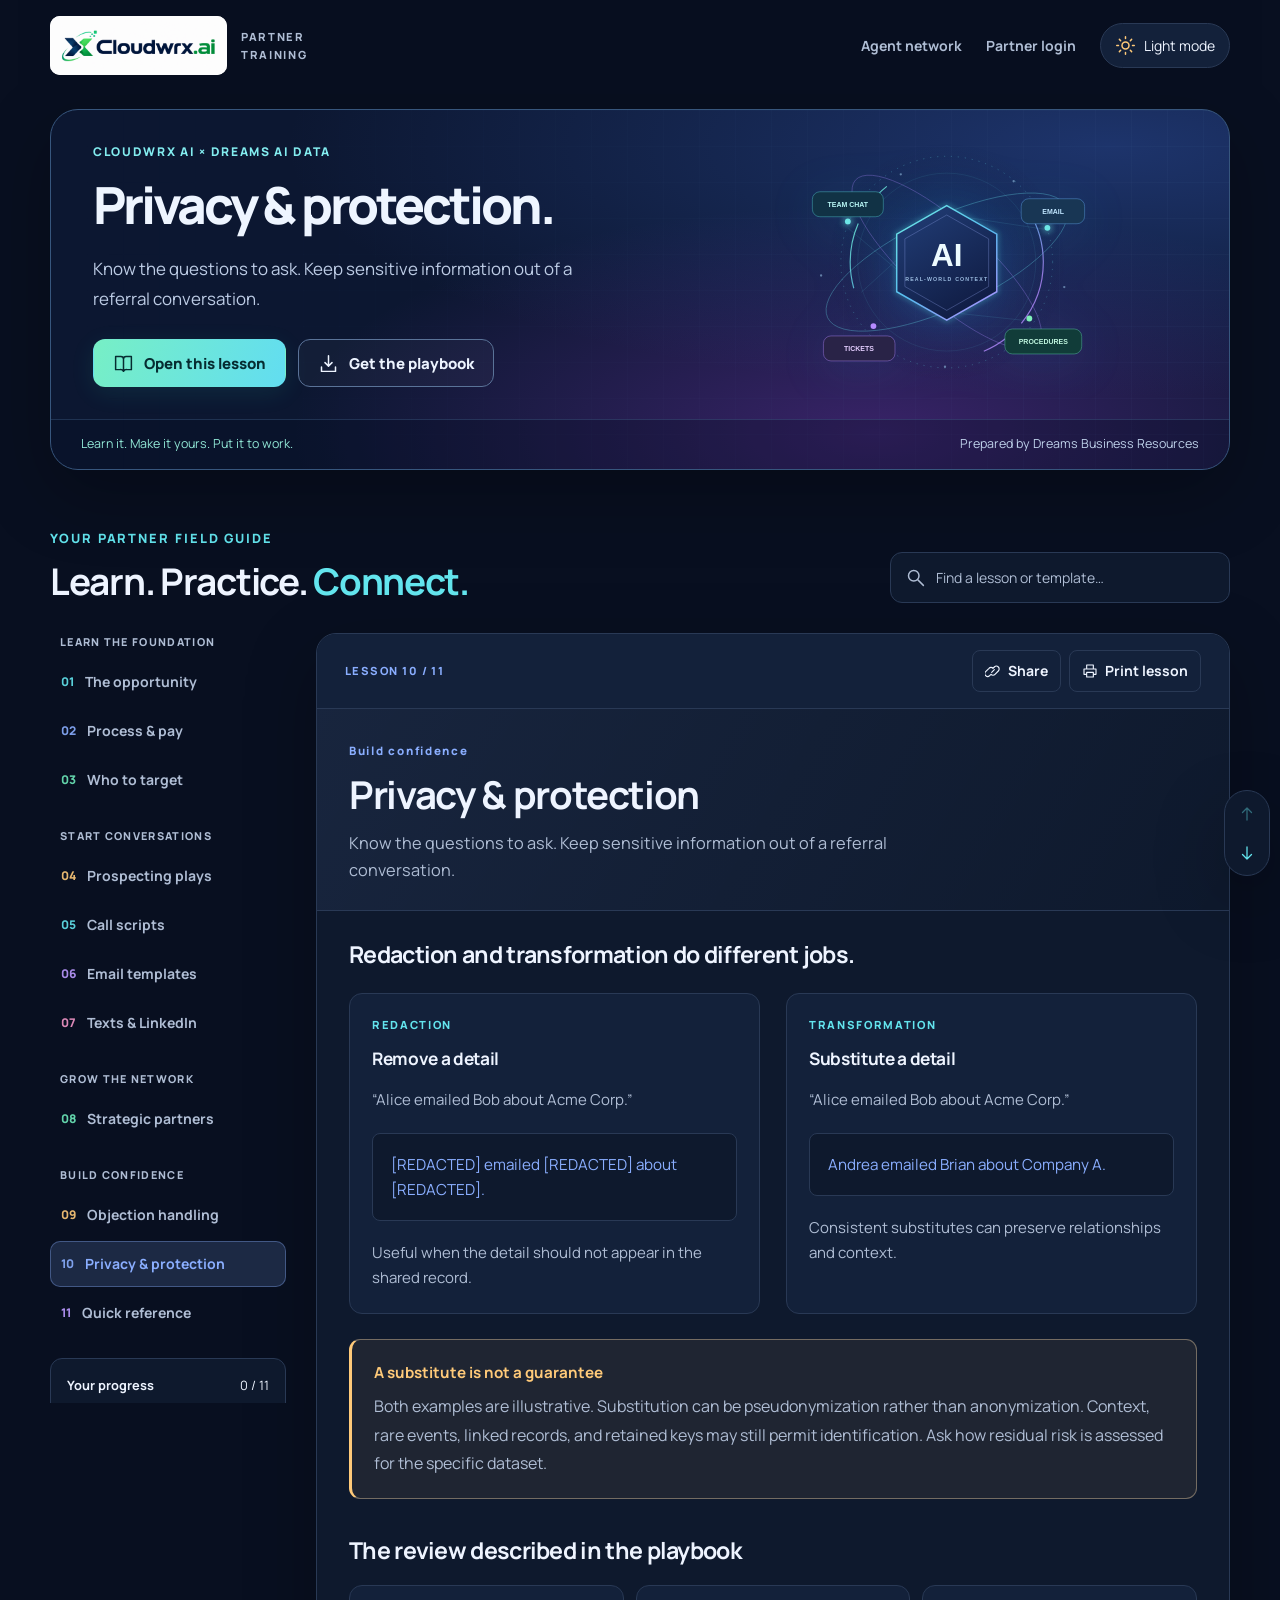
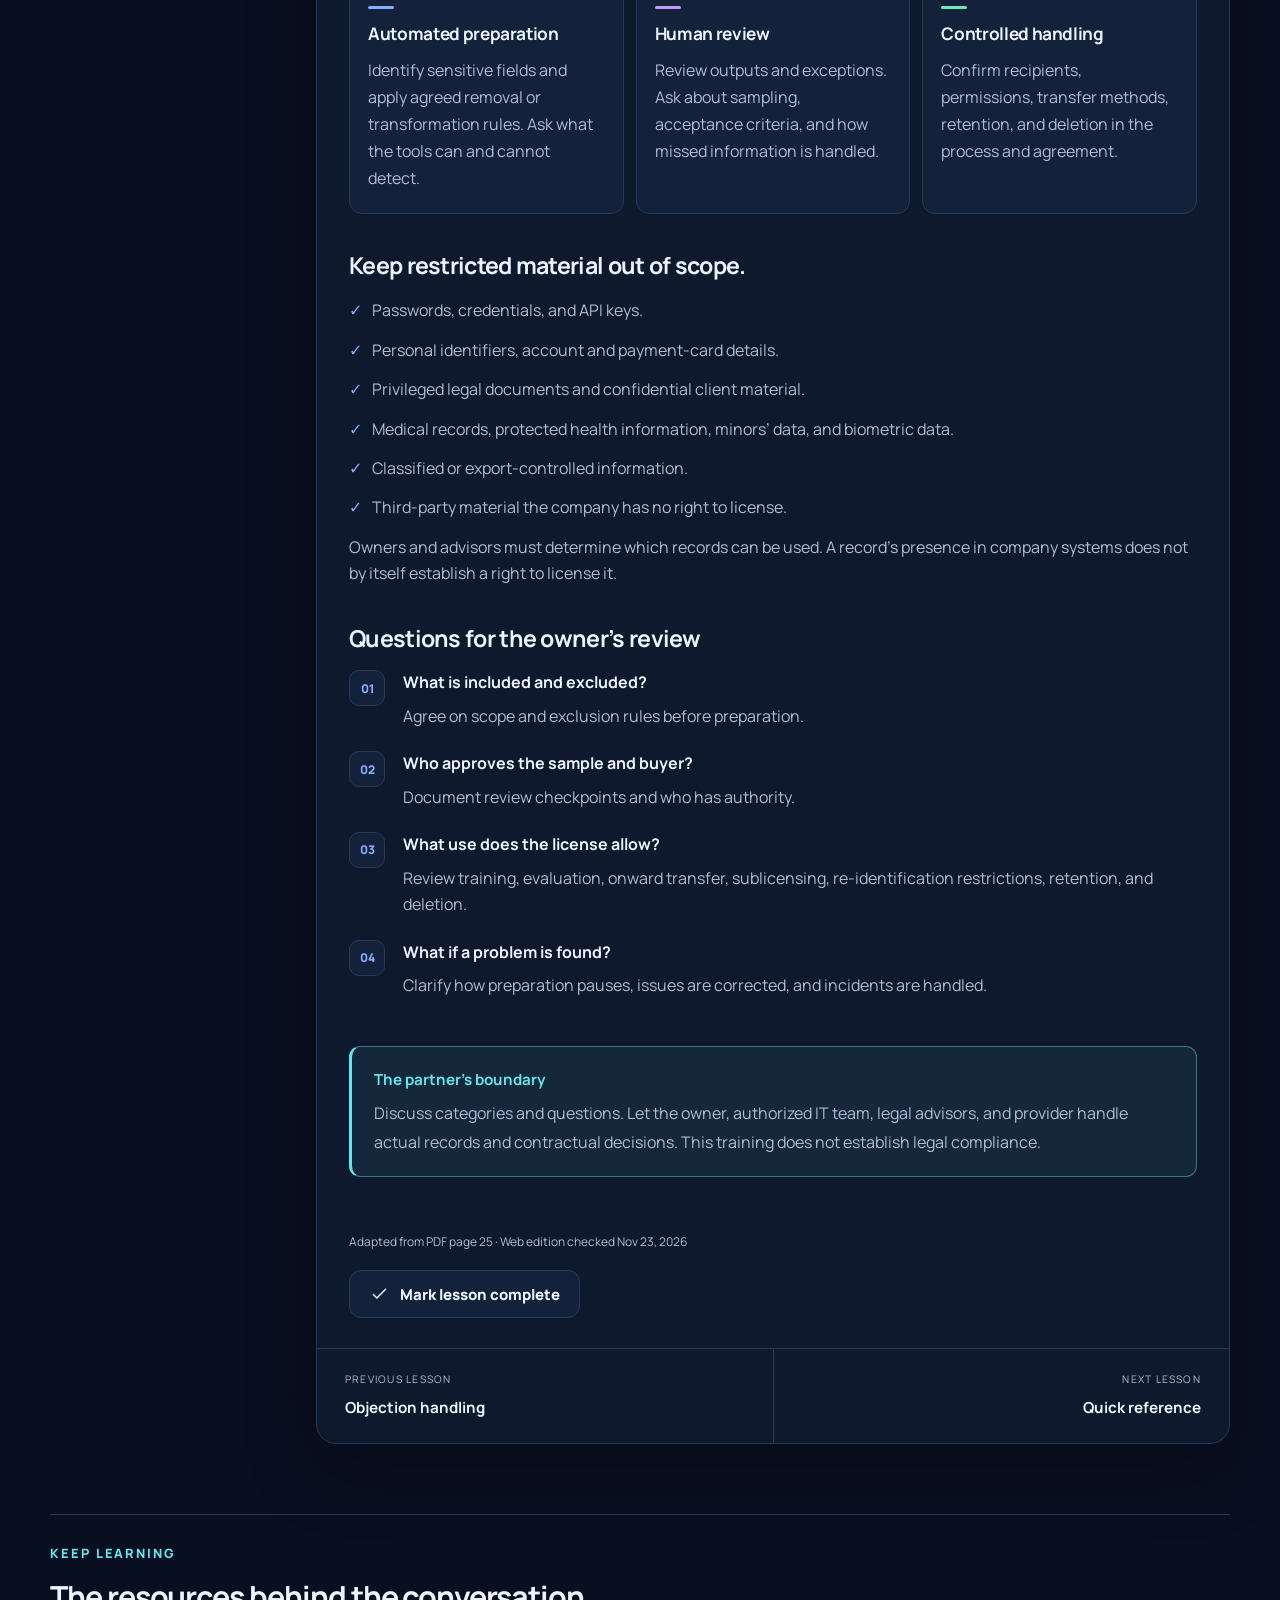
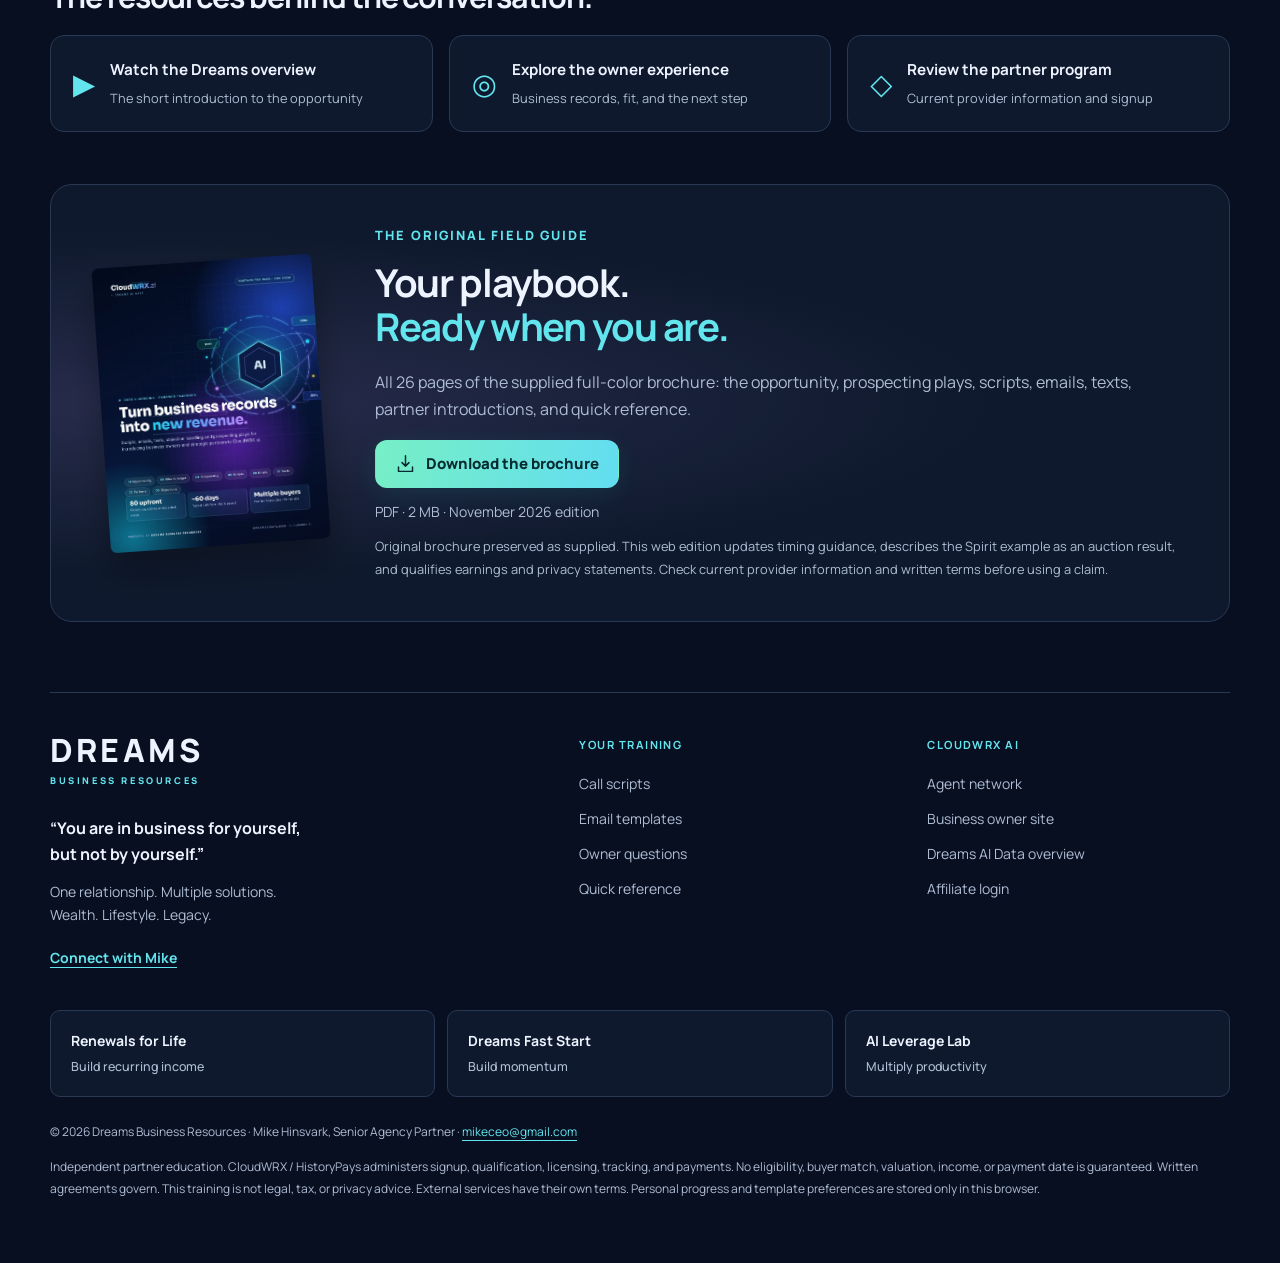
<file: training/privacy/index.html>
<!doctype html><html lang="en" data-theme="dark"><head><meta charset="UTF-8"><meta name="viewport" content="width=device-width, initial-scale=1"><title>Privacy &amp; protection | CloudWRX AI Partner Training</title><meta name="description" content="Know the questions to ask. Keep sensitive information out of a referral conversation."><meta name="color-scheme" content="dark light"><meta name="theme-color" content="#080f20"><link rel="canonical" href="https://cloudwrxai.com/training/privacy/"><meta property="og:title" content="Privacy &amp; protection | CloudWRX AI Partner Training"><meta property="og:description" content="Know the questions to ask. Keep sensitive information out of a referral conversation."><meta property="og:type" content="website"><meta property="og:url" content="https://cloudwrxai.com/training/privacy/"><meta property="og:image" content="https://cloudwrxai.com/training/assets/playbook-cover.webp"><link rel="icon" type="image/svg+xml" href="/training/assets/favicon.svg"><script>try{var t=localStorage.getItem('cloudwrx-training-theme');if(t==='light'||t==='dark')document.documentElement.dataset.theme=t}catch(e){}</script><link rel="preconnect" href="https://fonts.googleapis.com"><link rel="preconnect" href="https://fonts.gstatic.com" crossorigin><link href="https://fonts.googleapis.com/css2?family=Manrope:wght@400;500;600;700;800&amp;display=swap" rel="stylesheet"><link rel="stylesheet" href="/training/assets/training.css"><script src="/training/assets/training.js" defer></script><script type="application/ld+json">{"@context":"https://schema.org","@type":"LearningResource","name":"Privacy & protection | CloudWRX AI Partner Training","description":"Know the questions to ask. Keep sensitive information out of a referral conversation.","url":"https://cloudwrxai.com/training/privacy/","inLanguage":"en","learningResourceType":"Partner training guide","publisher":{"@type":"Organization","name":"Dreams Business Resources"},"isAccessibleForFree":true}</script></head><body data-chapter="privacy"><a class="skip-link" href="#lesson">Skip to the lesson</a><header class="site-header wrap" id="top"><a class="brand" href="/training/" aria-label="CloudWRX training home"><img src="/training/assets/cloudwrx-logo.png" width="1080" height="360" alt="Cloudwrx.ai"><span>PARTNER TRAINING</span></a><nav class="header-actions" aria-label="Main navigation"><a class="header-link" data-ref-kind="agent" href="https://cloudwrxai.com/?ref=bbq4pucskp">Agent network</a><a class="header-link" href="https://historypays.com/login" target="_blank" rel="noopener">Partner login</a><button id="theme-toggle" class="theme-toggle" aria-label="Switch to light mode" type="button"><svg aria-hidden="true" viewBox="0 0 24 24" fill="none" stroke="currentColor" stroke-width="1.7" stroke-linecap="round" stroke-linejoin="round"><circle cx="12" cy="12" r="4"/><path d="M12 2v2m0 16v2M2 12h2m16 0h2M5 5l1.5 1.5m11 11L19 19M5 19l1.5-1.5m11-11L19 5"/></svg><span>Light mode</span></button></nav></header><main><section class="hero wrap chapter-hero" aria-labelledby="hero-title" data-section><div class="hero-copy"><span class="eyebrow">CLOUDWRX AI × DREAMS AI DATA</span><h1 id="hero-title">Privacy &amp; protection.</h1><p>Know the questions to ask. Keep sensitive information out of a referral conversation.</p><div class="button-row"><a class="button primary" href="#library"><svg aria-hidden="true" viewBox="0 0 24 24" fill="none" stroke="currentColor" stroke-width="1.7" stroke-linecap="round" stroke-linejoin="round"><path d="M3 4h6a3 3 0 0 1 3 3v14a4 4 0 0 0-4-2H3Zm18 0h-6a3 3 0 0 0-3 3v14a4 4 0 0 1 4-2h5Z"/></svg>Open this lesson</a><a class="button ghost" href="/training/CloudWRX-AI-Data-Partner-Training-Playbook.pdf" download><svg aria-hidden="true" viewBox="0 0 24 24" fill="none" stroke="currentColor" stroke-width="1.7" stroke-linecap="round" stroke-linejoin="round"><path d="M12 3v12m-4-4 4 4 4-4M4 16v5h16v-5"/></svg>Get the playbook</a></div><div class="hero-meta"><span><b>11</b> practical lessons</span><span><b>26</b> page playbook</span><span>Built for real conversations</span></div></div><div class="hero-art"><img src="/training/assets/knowledge-network.svg" width="560" height="430" alt="Operational knowledge connected to AI: email, tickets, chat, and procedures"><div class="art-caption">BUSINESS KNOWLEDGE. HUMAN CONNECTION.</div></div><div class="hero-bottom"><span>Learn it. Make it yours. Put it to work.</span><span>Prepared by Dreams Business Resources</span></div></section><section class="library wrap" id="library" data-section><div class="library-heading"><div><span class="eyebrow">YOUR PARTNER FIELD GUIDE</span><h2>Learn. Practice. <em>Connect.</em></h2></div><div class="library-search"><label class="sr-only" for="training-search">Search the training library</label><div class="search-box"><svg aria-hidden="true" viewBox="0 0 24 24" fill="none" stroke="currentColor" stroke-width="1.7" stroke-linecap="round" stroke-linejoin="round"><circle cx="10" cy="10" r="6"/><path d="m15 15 6 6"/></svg><input type="search" id="training-search" placeholder="Find a lesson or template…" autocomplete="off" aria-controls="search-results"></div><div id="search-results" hidden aria-live="polite"></div></div></div><div class="library-grid"><aside class="library-sidebar"><nav class="chapter-nav" aria-label="Training chapters"><p class="nav-group">Learn the foundation</p><a class="chapter-tab cyan" data-route data-chapter="opportunity" href="/training/opportunity/#library" ><span class="chapter-num">01</span><span>The opportunity</span><span class="completion-mark" aria-hidden="true">✓</span></a><a class="chapter-tab blue" data-route data-chapter="how-it-works" href="/training/how-it-works/#library" ><span class="chapter-num">02</span><span>Process & pay</span><span class="completion-mark" aria-hidden="true">✓</span></a><a class="chapter-tab green" data-route data-chapter="who-to-target" href="/training/who-to-target/#library" ><span class="chapter-num">03</span><span>Who to target</span><span class="completion-mark" aria-hidden="true">✓</span></a><p class="nav-group">Start conversations</p><a class="chapter-tab amber" data-route data-chapter="prospecting" href="/training/prospecting/#library" ><span class="chapter-num">04</span><span>Prospecting plays</span><span class="completion-mark" aria-hidden="true">✓</span></a><a class="chapter-tab cyan" data-route data-chapter="call-scripts" href="/training/call-scripts/#library" ><span class="chapter-num">05</span><span>Call scripts</span><span class="completion-mark" aria-hidden="true">✓</span></a><a class="chapter-tab violet" data-route data-chapter="email-templates" href="/training/email-templates/#library" ><span class="chapter-num">06</span><span>Email templates</span><span class="completion-mark" aria-hidden="true">✓</span></a><a class="chapter-tab pink" data-route data-chapter="texts-linkedin" href="/training/texts-linkedin/#library" ><span class="chapter-num">07</span><span>Texts & LinkedIn</span><span class="completion-mark" aria-hidden="true">✓</span></a><p class="nav-group">Grow the network</p><a class="chapter-tab green" data-route data-chapter="strategic-partners" href="/training/strategic-partners/#library" ><span class="chapter-num">08</span><span>Strategic partners</span><span class="completion-mark" aria-hidden="true">✓</span></a><p class="nav-group">Build confidence</p><a class="chapter-tab amber" data-route data-chapter="objections" href="/training/objections/#library" ><span class="chapter-num">09</span><span>Objection handling</span><span class="completion-mark" aria-hidden="true">✓</span></a><a class="chapter-tab blue" data-route data-chapter="privacy" href="/training/privacy/#library" aria-current="page"><span class="chapter-num">10</span><span>Privacy & protection</span><span class="completion-mark" aria-hidden="true">✓</span></a><a class="chapter-tab violet" data-route data-chapter="quick-reference" href="/training/quick-reference/#library" ><span class="chapter-num">11</span><span>Quick reference</span><span class="completion-mark" aria-hidden="true">✓</span></a></nav><div class="progress-card"><div><strong>Your progress</strong><span id="progress-count">0 / 11</span></div><progress id="learning-progress" max="11" value="0" aria-label="Lessons completed"></progress><small>Saved on this device.</small></div></aside><article class="lesson blue" id="lesson"><div class="lesson-toolbar"><span class="lesson-label">LESSON 10 / 11</span><div><button class="small-button" id="share-lesson" aria-label="Copy lesson link"><svg aria-hidden="true" viewBox="0 0 24 24" fill="none" stroke="currentColor" stroke-width="1.7" stroke-linecap="round" stroke-linejoin="round"><path d="m10 14 4-4m-5 7-2 2a4 4 0 0 1-6-6l5-5a4 4 0 0 1 6 0m0 0 2-2a4 4 0 1 1 6 6l-5 5a4 4 0 0 1-6 0"/></svg><span>Share</span></button><button class="small-button" id="print-lesson" aria-label="Print lesson"><svg aria-hidden="true" viewBox="0 0 24 24" fill="none" stroke="currentColor" stroke-width="1.7" stroke-linecap="round" stroke-linejoin="round"><path d="M7 8V3h10v5M6 17H3V9h18v8h-3M7 14h10v7H7Z"/></svg><span>Print lesson</span></button></div></div><div class="lesson-heading"><span class="eyebrow">Build confidence</span><h2>Privacy & protection</h2><p>Know the questions to ask. Keep sensitive information out of a referral conversation.</p></div><div class="lesson-body">
<h2>Redaction and transformation do different jobs.</h2><div class="split example-split"><div><span class="eyebrow">REDACTION</span><h3>Remove a detail</h3><p>“Alice emailed Bob about Acme Corp.”</p><div class="code-example">[REDACTED] emailed [REDACTED] about [REDACTED].</div><p>Useful when the detail should not appear in the shared record.</p></div><div><span class="eyebrow">TRANSFORMATION</span><h3>Substitute a detail</h3><p>“Alice emailed Bob about Acme Corp.”</p><div class="code-example">Andrea emailed Brian about Company A.</div><p>Consistent substitutes can preserve relationships and context.</p></div></div>
<aside class="note amber"><strong>A substitute is not a guarantee</strong><p>Both examples are illustrative. Substitution can be pseudonymization rather than anonymization. Context, rare events, linked records, and retained keys may still permit identification. Ask how residual risk is assessed for the specific dataset.</p></aside>
<h2>The review described in the playbook</h2><div class="cards "><article class="card"><h3>Automated preparation</h3><p>Identify sensitive fields and apply agreed removal or transformation rules. Ask what the tools can and cannot detect.</p></article><article class="card"><h3>Human review</h3><p>Review outputs and exceptions. Ask about sampling, acceptance criteria, and how missed information is handled.</p></article><article class="card"><h3>Controlled handling</h3><p>Confirm recipients, permissions, transfer methods, retention, and deletion in the process and agreement.</p></article></div>
<h2>Keep restricted material out of scope.</h2><ul class="check-list"><li>Passwords, credentials, and API keys.</li><li>Personal identifiers, account and payment-card details.</li><li>Privileged legal documents and confidential client material.</li><li>Medical records, protected health information, minors’ data, and biometric data.</li><li>Classified or export-controlled information.</li><li>Third-party material the company has no right to license.</li></ul>
<p>Owners and advisors must determine which records can be used. A record’s presence in company systems does not by itself establish a right to license it.</p>
<h2>Questions for the owner’s review</h2><ol class="journey"><li><strong>What is included and excluded?</strong><p>Agree on scope and exclusion rules before preparation.</p></li><li><strong>Who approves the sample and buyer?</strong><p>Document review checkpoints and who has authority.</p></li><li><strong>What use does the license allow?</strong><p>Review training, evaluation, onward transfer, sublicensing, re-identification restrictions, retention, and deletion.</p></li><li><strong>What if a problem is found?</strong><p>Clarify how preparation pauses, issues are corrected, and incidents are handled.</p></li></ol>
<aside class="note cyan"><strong>The partner’s boundary</strong><p>Discuss categories and questions. Let the owner, authorized IT team, legal advisors, and provider handle actual records and contractual decisions. This training does not establish legal compliance.</p></aside></div><div class="lesson-end"><p class="caption">Adapted from PDF page 25 · Web edition checked Nov 23, 2026</p><button class="button complete-button" id="complete-lesson" aria-pressed="false"><svg aria-hidden="true" viewBox="0 0 24 24" fill="none" stroke="currentColor" stroke-width="1.7" stroke-linecap="round" stroke-linejoin="round"><path d="m5 12 4 4L19 6"/></svg><span>Mark lesson complete</span></button></div><nav class="lesson-pagination" aria-label="Previous and next lesson"><a data-route href="/training/objections/#library"><small>PREVIOUS LESSON</small><strong>Objection handling</strong></a><a data-route href="/training/quick-reference/#library"><small>NEXT LESSON</small><strong>Quick reference</strong></a></nav></article></div></section><section id="resources" class="resources wrap" data-section><div class="section-heading"><span class="eyebrow">KEEP LEARNING</span><h2>The resources behind the conversation.</h2></div><div class="resource-links"><a href="https://dreamsaidata.com/#overview" target="_blank" rel="noopener"><span class="resource-symbol">▶</span><span><strong>Watch the Dreams overview</strong><small>The short introduction to the opportunity</small></span></a><a data-ref-kind="client" href="https://cloudwrxaidata.com/?ref=bbq4pucskp" target="_blank" rel="noopener"><span class="resource-symbol">◎</span><span><strong>Explore the owner experience</strong><small>Business records, fit, and the next step</small></span></a><a data-ref-kind="partner" href="https://cloudwrx.ai/partners?ref=bbq4pucskp" target="_blank" rel="noopener"><span class="resource-symbol">◇</span><span><strong>Review the partner program</strong><small>Current provider information and signup</small></span></a></div></section><section id="download" class="download wrap" data-section><img src="/training/assets/playbook-cover.webp" width="850" height="1100" alt="CloudWRX AI Partner Training Playbook cover" loading="lazy"><div><span class="eyebrow">THE ORIGINAL FIELD GUIDE</span><h2>Your playbook.<br><em>Ready when you are.</em></h2><p>All 26 pages of the supplied full-color brochure: the opportunity, prospecting plays, scripts, emails, texts, partner introductions, and quick reference.</p><a class="button primary" href="/training/CloudWRX-AI-Data-Partner-Training-Playbook.pdf" download><svg aria-hidden="true" viewBox="0 0 24 24" fill="none" stroke="currentColor" stroke-width="1.7" stroke-linecap="round" stroke-linejoin="round"><path d="M12 3v12m-4-4 4 4 4-4M4 16v5h16v-5"/></svg>Download the brochure</a><p class="caption">PDF · 2 MB · November 2026 edition</p><p class="source-note">Original brochure preserved as supplied. This web edition updates timing guidance, describes the Spirit example as an auction result, and qualifies earnings and privacy statements. Check current provider information and written terms before using a claim.</p></div></section></main><footer class="footer wrap" id="footer" data-section><div class="footer-main"><div class="footer-brand"><a href="https://renewalsforlife.com/" class="dreams-wordmark">DREAMS<span>BUSINESS RESOURCES</span></a><p class="footer-quote">“You are in business for yourself,<br>but not by yourself.”</p><p>One relationship. Multiple solutions.<br>Wealth. Lifestyle. Legacy.</p><a href="mailto:mikeceo@gmail.com">Connect with Mike</a></div><div><h2>YOUR TRAINING</h2><a href="/training/call-scripts/#library" data-route>Call scripts</a><a href="/training/email-templates/#library" data-route>Email templates</a><a href="/training/objections/#library" data-route>Owner questions</a><a href="/training/quick-reference/#library" data-route>Quick reference</a></div><div><h2>CLOUDWRX AI</h2><a data-ref-kind="agent" href="https://cloudwrxai.com/?ref=bbq4pucskp">Agent network</a><a data-ref-kind="client" href="https://cloudwrxaidata.com/?ref=bbq4pucskp" target="_blank" rel="noopener">Business owner site</a><a href="https://dreamsaidata.com/#overview" target="_blank" rel="noopener">Dreams AI Data overview</a><a href="https://historypays.com/login" target="_blank" rel="noopener">Affiliate login</a></div></div><div class="ecosystem"><a href="https://renewalsforlife.com/">Renewals for Life<span>Build recurring income</span></a><a href="https://dreamsfaststart.com/">Dreams Fast Start<span>Build momentum</span></a><a href="https://aileveragelab.pro/">AI Leverage Lab<span>Multiply productivity</span></a></div><div class="footer-legal"><p>© 2026 Dreams Business Resources · Mike Hinsvark, Senior Agency Partner · <a href="mailto:mikeceo@gmail.com">mikeceo@gmail.com</a></p><p>Independent partner education. CloudWRX / HistoryPays administers signup, qualification, licensing, tracking, and payments. No eligibility, buyer match, valuation, income, or payment date is guaranteed. Written agreements govern. This training is not legal, tax, or privacy advice. External services have their own terms. Personal progress and template preferences are stored only in this browser.</p></div></footer><nav class="page-navigation" aria-label="Page navigation"><button id="section-up" aria-label="Previous section"><svg aria-hidden="true" viewBox="0 0 24 24" fill="none" stroke="currentColor" stroke-width="1.7" stroke-linecap="round" stroke-linejoin="round"><path d="M12 20V4m-6 6 6-6 6 6"/></svg></button><button id="section-down" aria-label="Next section"><svg aria-hidden="true" viewBox="0 0 24 24" fill="none" stroke="currentColor" stroke-width="1.7" stroke-linecap="round" stroke-linejoin="round"><path d="M12 4v16m-6-6 6 6 6-6"/></svg></button></nav><div id="toast" role="status" aria-live="polite"></div></body></html>
</file>
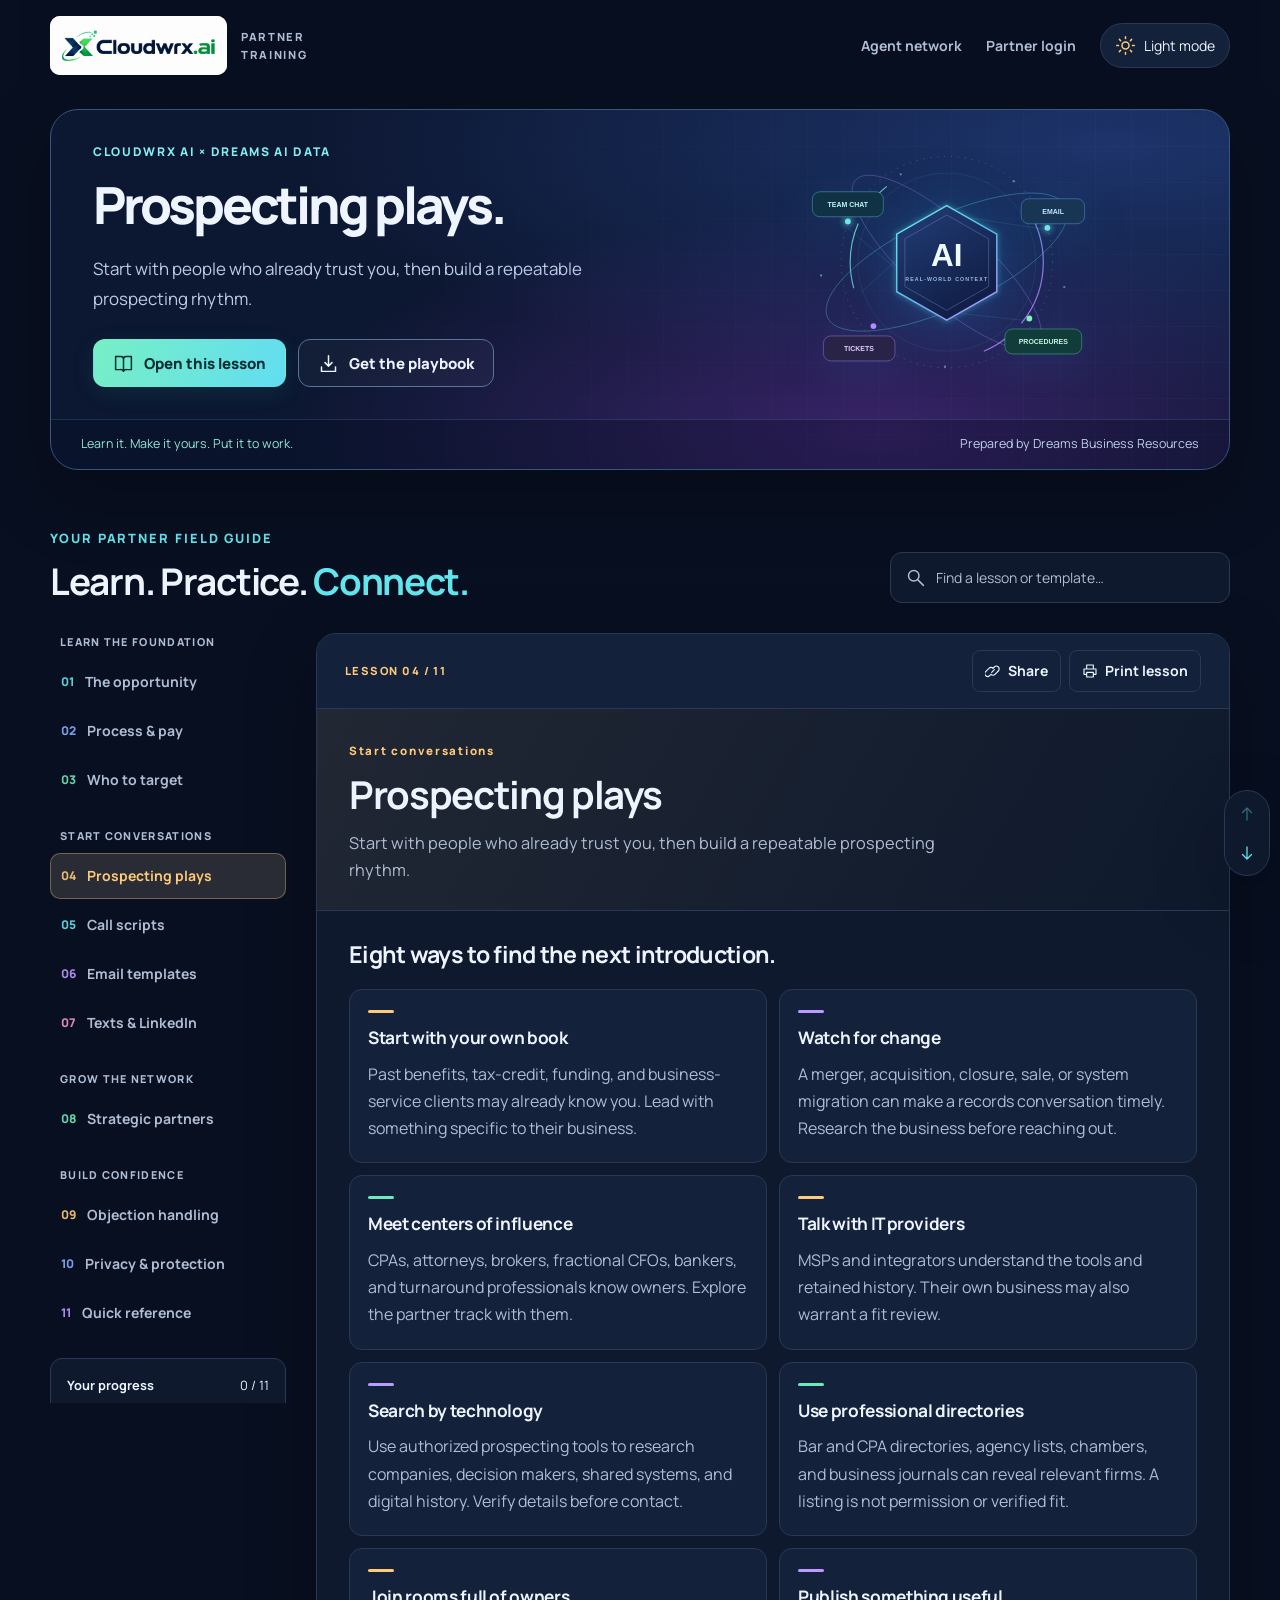
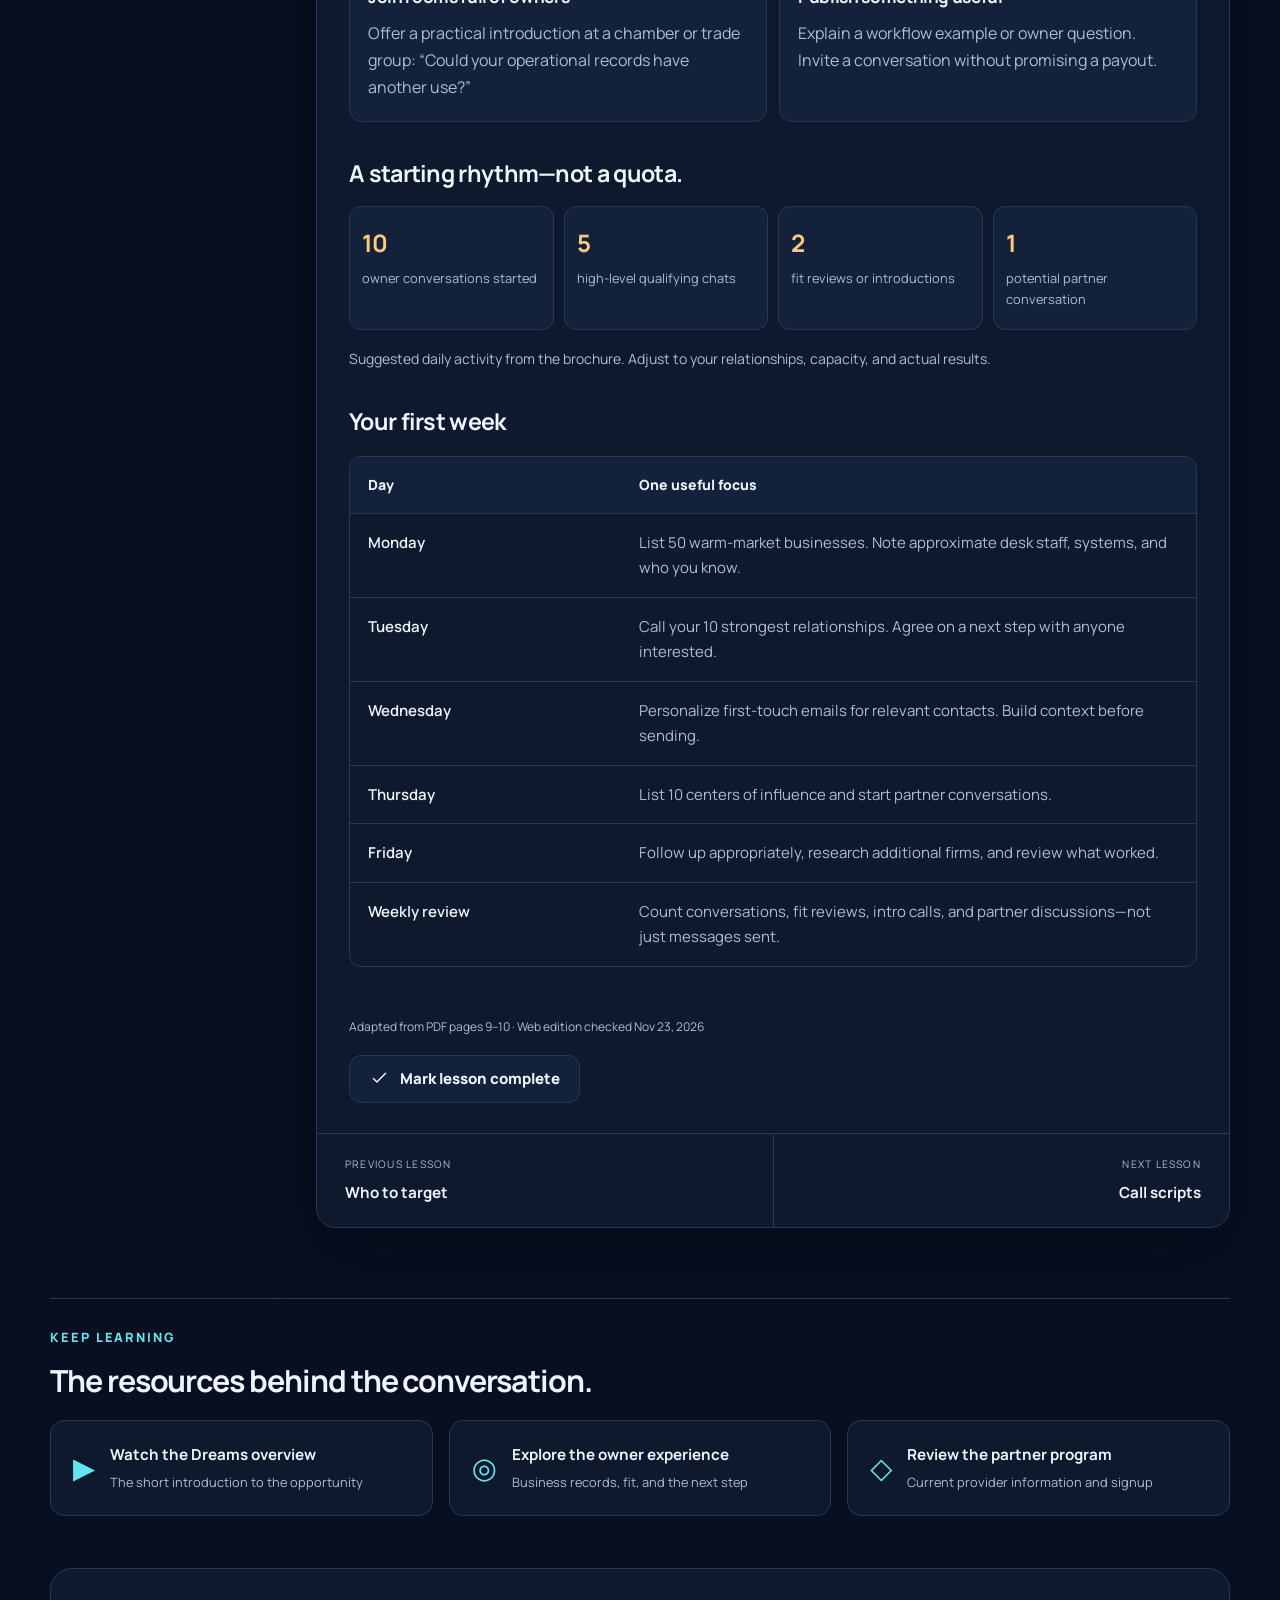
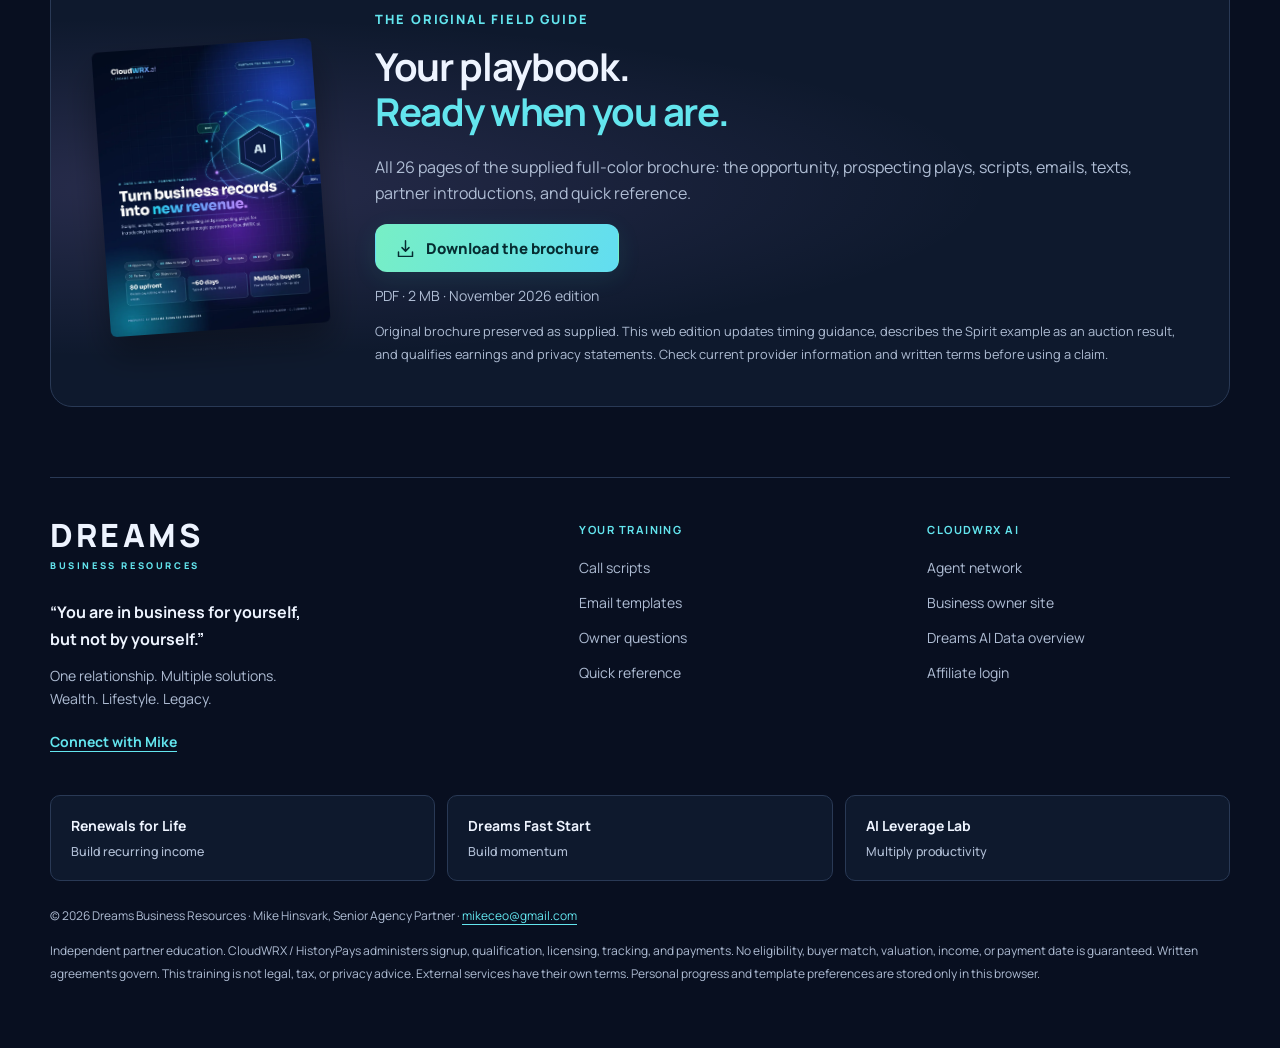
<file: training/prospecting/index.html>
<!doctype html><html lang="en" data-theme="dark"><head><meta charset="UTF-8"><meta name="viewport" content="width=device-width, initial-scale=1"><title>Prospecting plays | CloudWRX AI Partner Training</title><meta name="description" content="Start with people who already trust you, then build a repeatable prospecting rhythm."><meta name="color-scheme" content="dark light"><meta name="theme-color" content="#080f20"><link rel="canonical" href="https://cloudwrxai.com/training/prospecting/"><meta property="og:title" content="Prospecting plays | CloudWRX AI Partner Training"><meta property="og:description" content="Start with people who already trust you, then build a repeatable prospecting rhythm."><meta property="og:type" content="website"><meta property="og:url" content="https://cloudwrxai.com/training/prospecting/"><meta property="og:image" content="https://cloudwrxai.com/training/assets/playbook-cover.webp"><link rel="icon" type="image/svg+xml" href="/training/assets/favicon.svg"><script>try{var t=localStorage.getItem('cloudwrx-training-theme');if(t==='light'||t==='dark')document.documentElement.dataset.theme=t}catch(e){}</script><link rel="preconnect" href="https://fonts.googleapis.com"><link rel="preconnect" href="https://fonts.gstatic.com" crossorigin><link href="https://fonts.googleapis.com/css2?family=Manrope:wght@400;500;600;700;800&amp;display=swap" rel="stylesheet"><link rel="stylesheet" href="/training/assets/training.css"><script src="/training/assets/training.js" defer></script><script type="application/ld+json">{"@context":"https://schema.org","@type":"LearningResource","name":"Prospecting plays | CloudWRX AI Partner Training","description":"Start with people who already trust you, then build a repeatable prospecting rhythm.","url":"https://cloudwrxai.com/training/prospecting/","inLanguage":"en","learningResourceType":"Partner training guide","publisher":{"@type":"Organization","name":"Dreams Business Resources"},"isAccessibleForFree":true}</script></head><body data-chapter="prospecting"><a class="skip-link" href="#lesson">Skip to the lesson</a><header class="site-header wrap" id="top"><a class="brand" href="/training/" aria-label="CloudWRX training home"><img src="/training/assets/cloudwrx-logo.png" width="1080" height="360" alt="Cloudwrx.ai"><span>PARTNER TRAINING</span></a><nav class="header-actions" aria-label="Main navigation"><a class="header-link" data-ref-kind="agent" href="https://cloudwrxai.com/?ref=bbq4pucskp">Agent network</a><a class="header-link" href="https://historypays.com/login" target="_blank" rel="noopener">Partner login</a><button id="theme-toggle" class="theme-toggle" aria-label="Switch to light mode" type="button"><svg aria-hidden="true" viewBox="0 0 24 24" fill="none" stroke="currentColor" stroke-width="1.7" stroke-linecap="round" stroke-linejoin="round"><circle cx="12" cy="12" r="4"/><path d="M12 2v2m0 16v2M2 12h2m16 0h2M5 5l1.5 1.5m11 11L19 19M5 19l1.5-1.5m11-11L19 5"/></svg><span>Light mode</span></button></nav></header><main><section class="hero wrap chapter-hero" aria-labelledby="hero-title" data-section><div class="hero-copy"><span class="eyebrow">CLOUDWRX AI × DREAMS AI DATA</span><h1 id="hero-title">Prospecting plays.</h1><p>Start with people who already trust you, then build a repeatable prospecting rhythm.</p><div class="button-row"><a class="button primary" href="#library"><svg aria-hidden="true" viewBox="0 0 24 24" fill="none" stroke="currentColor" stroke-width="1.7" stroke-linecap="round" stroke-linejoin="round"><path d="M3 4h6a3 3 0 0 1 3 3v14a4 4 0 0 0-4-2H3Zm18 0h-6a3 3 0 0 0-3 3v14a4 4 0 0 1 4-2h5Z"/></svg>Open this lesson</a><a class="button ghost" href="/training/CloudWRX-AI-Data-Partner-Training-Playbook.pdf" download><svg aria-hidden="true" viewBox="0 0 24 24" fill="none" stroke="currentColor" stroke-width="1.7" stroke-linecap="round" stroke-linejoin="round"><path d="M12 3v12m-4-4 4 4 4-4M4 16v5h16v-5"/></svg>Get the playbook</a></div><div class="hero-meta"><span><b>11</b> practical lessons</span><span><b>26</b> page playbook</span><span>Built for real conversations</span></div></div><div class="hero-art"><img src="/training/assets/knowledge-network.svg" width="560" height="430" alt="Operational knowledge connected to AI: email, tickets, chat, and procedures"><div class="art-caption">BUSINESS KNOWLEDGE. HUMAN CONNECTION.</div></div><div class="hero-bottom"><span>Learn it. Make it yours. Put it to work.</span><span>Prepared by Dreams Business Resources</span></div></section><section class="library wrap" id="library" data-section><div class="library-heading"><div><span class="eyebrow">YOUR PARTNER FIELD GUIDE</span><h2>Learn. Practice. <em>Connect.</em></h2></div><div class="library-search"><label class="sr-only" for="training-search">Search the training library</label><div class="search-box"><svg aria-hidden="true" viewBox="0 0 24 24" fill="none" stroke="currentColor" stroke-width="1.7" stroke-linecap="round" stroke-linejoin="round"><circle cx="10" cy="10" r="6"/><path d="m15 15 6 6"/></svg><input type="search" id="training-search" placeholder="Find a lesson or template…" autocomplete="off" aria-controls="search-results"></div><div id="search-results" hidden aria-live="polite"></div></div></div><div class="library-grid"><aside class="library-sidebar"><nav class="chapter-nav" aria-label="Training chapters"><p class="nav-group">Learn the foundation</p><a class="chapter-tab cyan" data-route data-chapter="opportunity" href="/training/opportunity/#library" ><span class="chapter-num">01</span><span>The opportunity</span><span class="completion-mark" aria-hidden="true">✓</span></a><a class="chapter-tab blue" data-route data-chapter="how-it-works" href="/training/how-it-works/#library" ><span class="chapter-num">02</span><span>Process & pay</span><span class="completion-mark" aria-hidden="true">✓</span></a><a class="chapter-tab green" data-route data-chapter="who-to-target" href="/training/who-to-target/#library" ><span class="chapter-num">03</span><span>Who to target</span><span class="completion-mark" aria-hidden="true">✓</span></a><p class="nav-group">Start conversations</p><a class="chapter-tab amber" data-route data-chapter="prospecting" href="/training/prospecting/#library" aria-current="page"><span class="chapter-num">04</span><span>Prospecting plays</span><span class="completion-mark" aria-hidden="true">✓</span></a><a class="chapter-tab cyan" data-route data-chapter="call-scripts" href="/training/call-scripts/#library" ><span class="chapter-num">05</span><span>Call scripts</span><span class="completion-mark" aria-hidden="true">✓</span></a><a class="chapter-tab violet" data-route data-chapter="email-templates" href="/training/email-templates/#library" ><span class="chapter-num">06</span><span>Email templates</span><span class="completion-mark" aria-hidden="true">✓</span></a><a class="chapter-tab pink" data-route data-chapter="texts-linkedin" href="/training/texts-linkedin/#library" ><span class="chapter-num">07</span><span>Texts & LinkedIn</span><span class="completion-mark" aria-hidden="true">✓</span></a><p class="nav-group">Grow the network</p><a class="chapter-tab green" data-route data-chapter="strategic-partners" href="/training/strategic-partners/#library" ><span class="chapter-num">08</span><span>Strategic partners</span><span class="completion-mark" aria-hidden="true">✓</span></a><p class="nav-group">Build confidence</p><a class="chapter-tab amber" data-route data-chapter="objections" href="/training/objections/#library" ><span class="chapter-num">09</span><span>Objection handling</span><span class="completion-mark" aria-hidden="true">✓</span></a><a class="chapter-tab blue" data-route data-chapter="privacy" href="/training/privacy/#library" ><span class="chapter-num">10</span><span>Privacy & protection</span><span class="completion-mark" aria-hidden="true">✓</span></a><a class="chapter-tab violet" data-route data-chapter="quick-reference" href="/training/quick-reference/#library" ><span class="chapter-num">11</span><span>Quick reference</span><span class="completion-mark" aria-hidden="true">✓</span></a></nav><div class="progress-card"><div><strong>Your progress</strong><span id="progress-count">0 / 11</span></div><progress id="learning-progress" max="11" value="0" aria-label="Lessons completed"></progress><small>Saved on this device.</small></div></aside><article class="lesson amber" id="lesson"><div class="lesson-toolbar"><span class="lesson-label">LESSON 04 / 11</span><div><button class="small-button" id="share-lesson" aria-label="Copy lesson link"><svg aria-hidden="true" viewBox="0 0 24 24" fill="none" stroke="currentColor" stroke-width="1.7" stroke-linecap="round" stroke-linejoin="round"><path d="m10 14 4-4m-5 7-2 2a4 4 0 0 1-6-6l5-5a4 4 0 0 1 6 0m0 0 2-2a4 4 0 1 1 6 6l-5 5a4 4 0 0 1-6 0"/></svg><span>Share</span></button><button class="small-button" id="print-lesson" aria-label="Print lesson"><svg aria-hidden="true" viewBox="0 0 24 24" fill="none" stroke="currentColor" stroke-width="1.7" stroke-linecap="round" stroke-linejoin="round"><path d="M7 8V3h10v5M6 17H3V9h18v8h-3M7 14h10v7H7Z"/></svg><span>Print lesson</span></button></div></div><div class="lesson-heading"><span class="eyebrow">Start conversations</span><h2>Prospecting plays</h2><p>Start with people who already trust you, then build a repeatable prospecting rhythm.</p></div><div class="lesson-body">
<h2>Eight ways to find the next introduction.</h2><div class="cards two"><article class="card"><h3>Start with your own book</h3><p>Past benefits, tax-credit, funding, and business-service clients may already know you. Lead with something specific to their business.</p></article><article class="card"><h3>Watch for change</h3><p>A merger, acquisition, closure, sale, or system migration can make a records conversation timely. Research the business before reaching out.</p></article><article class="card"><h3>Meet centers of influence</h3><p>CPAs, attorneys, brokers, fractional CFOs, bankers, and turnaround professionals know owners. Explore the partner track with them.</p></article><article class="card"><h3>Talk with IT providers</h3><p>MSPs and integrators understand the tools and retained history. Their own business may also warrant a fit review.</p></article><article class="card"><h3>Search by technology</h3><p>Use authorized prospecting tools to research companies, decision makers, shared systems, and digital history. Verify details before contact.</p></article><article class="card"><h3>Use professional directories</h3><p>Bar and CPA directories, agency lists, chambers, and business journals can reveal relevant firms. A listing is not permission or verified fit.</p></article><article class="card"><h3>Join rooms full of owners</h3><p>Offer a practical introduction at a chamber or trade group: “Could your operational records have another use?”</p></article><article class="card"><h3>Publish something useful</h3><p>Explain a workflow example or owner question. Invite a conversation without promising a payout.</p></article></div>
<h2>A starting rhythm—not a quota.</h2><div class="metric-grid"><div><strong>10</strong><span>owner conversations started</span></div><div><strong>5</strong><span>high-level qualifying chats</span></div><div><strong>2</strong><span>fit reviews or introductions</span></div><div><strong>1</strong><span>potential partner conversation</span></div></div><p class="caption">Suggested daily activity from the brochure. Adjust to your relationships, capacity, and actual results.</p>
<h2>Your first week</h2><div class="table-wrap"><table><thead><tr><th>Day</th><th>One useful focus</th></tr></thead><tbody><tr><td>Monday</td><td>List 50 warm-market businesses. Note approximate desk staff, systems, and who you know.</td></tr><tr><td>Tuesday</td><td>Call your 10 strongest relationships. Agree on a next step with anyone interested.</td></tr><tr><td>Wednesday</td><td>Personalize first-touch emails for relevant contacts. Build context before sending.</td></tr><tr><td>Thursday</td><td>List 10 centers of influence and start partner conversations.</td></tr><tr><td>Friday</td><td>Follow up appropriately, research additional firms, and review what worked.</td></tr><tr><td>Weekly review</td><td>Count conversations, fit reviews, intro calls, and partner discussions—not just messages sent.</td></tr></tbody></table></div></div><div class="lesson-end"><p class="caption">Adapted from PDF pages 9–10 · Web edition checked Nov 23, 2026</p><button class="button complete-button" id="complete-lesson" aria-pressed="false"><svg aria-hidden="true" viewBox="0 0 24 24" fill="none" stroke="currentColor" stroke-width="1.7" stroke-linecap="round" stroke-linejoin="round"><path d="m5 12 4 4L19 6"/></svg><span>Mark lesson complete</span></button></div><nav class="lesson-pagination" aria-label="Previous and next lesson"><a data-route href="/training/who-to-target/#library"><small>PREVIOUS LESSON</small><strong>Who to target</strong></a><a data-route href="/training/call-scripts/#library"><small>NEXT LESSON</small><strong>Call scripts</strong></a></nav></article></div></section><section id="resources" class="resources wrap" data-section><div class="section-heading"><span class="eyebrow">KEEP LEARNING</span><h2>The resources behind the conversation.</h2></div><div class="resource-links"><a href="https://dreamsaidata.com/#overview" target="_blank" rel="noopener"><span class="resource-symbol">▶</span><span><strong>Watch the Dreams overview</strong><small>The short introduction to the opportunity</small></span></a><a data-ref-kind="client" href="https://cloudwrxaidata.com/?ref=bbq4pucskp" target="_blank" rel="noopener"><span class="resource-symbol">◎</span><span><strong>Explore the owner experience</strong><small>Business records, fit, and the next step</small></span></a><a data-ref-kind="partner" href="https://cloudwrx.ai/partners?ref=bbq4pucskp" target="_blank" rel="noopener"><span class="resource-symbol">◇</span><span><strong>Review the partner program</strong><small>Current provider information and signup</small></span></a></div></section><section id="download" class="download wrap" data-section><img src="/training/assets/playbook-cover.webp" width="850" height="1100" alt="CloudWRX AI Partner Training Playbook cover" loading="lazy"><div><span class="eyebrow">THE ORIGINAL FIELD GUIDE</span><h2>Your playbook.<br><em>Ready when you are.</em></h2><p>All 26 pages of the supplied full-color brochure: the opportunity, prospecting plays, scripts, emails, texts, partner introductions, and quick reference.</p><a class="button primary" href="/training/CloudWRX-AI-Data-Partner-Training-Playbook.pdf" download><svg aria-hidden="true" viewBox="0 0 24 24" fill="none" stroke="currentColor" stroke-width="1.7" stroke-linecap="round" stroke-linejoin="round"><path d="M12 3v12m-4-4 4 4 4-4M4 16v5h16v-5"/></svg>Download the brochure</a><p class="caption">PDF · 2 MB · November 2026 edition</p><p class="source-note">Original brochure preserved as supplied. This web edition updates timing guidance, describes the Spirit example as an auction result, and qualifies earnings and privacy statements. Check current provider information and written terms before using a claim.</p></div></section></main><footer class="footer wrap" id="footer" data-section><div class="footer-main"><div class="footer-brand"><a href="https://renewalsforlife.com/" class="dreams-wordmark">DREAMS<span>BUSINESS RESOURCES</span></a><p class="footer-quote">“You are in business for yourself,<br>but not by yourself.”</p><p>One relationship. Multiple solutions.<br>Wealth. Lifestyle. Legacy.</p><a href="mailto:mikeceo@gmail.com">Connect with Mike</a></div><div><h2>YOUR TRAINING</h2><a href="/training/call-scripts/#library" data-route>Call scripts</a><a href="/training/email-templates/#library" data-route>Email templates</a><a href="/training/objections/#library" data-route>Owner questions</a><a href="/training/quick-reference/#library" data-route>Quick reference</a></div><div><h2>CLOUDWRX AI</h2><a data-ref-kind="agent" href="https://cloudwrxai.com/?ref=bbq4pucskp">Agent network</a><a data-ref-kind="client" href="https://cloudwrxaidata.com/?ref=bbq4pucskp" target="_blank" rel="noopener">Business owner site</a><a href="https://dreamsaidata.com/#overview" target="_blank" rel="noopener">Dreams AI Data overview</a><a href="https://historypays.com/login" target="_blank" rel="noopener">Affiliate login</a></div></div><div class="ecosystem"><a href="https://renewalsforlife.com/">Renewals for Life<span>Build recurring income</span></a><a href="https://dreamsfaststart.com/">Dreams Fast Start<span>Build momentum</span></a><a href="https://aileveragelab.pro/">AI Leverage Lab<span>Multiply productivity</span></a></div><div class="footer-legal"><p>© 2026 Dreams Business Resources · Mike Hinsvark, Senior Agency Partner · <a href="mailto:mikeceo@gmail.com">mikeceo@gmail.com</a></p><p>Independent partner education. CloudWRX / HistoryPays administers signup, qualification, licensing, tracking, and payments. No eligibility, buyer match, valuation, income, or payment date is guaranteed. Written agreements govern. This training is not legal, tax, or privacy advice. External services have their own terms. Personal progress and template preferences are stored only in this browser.</p></div></footer><nav class="page-navigation" aria-label="Page navigation"><button id="section-up" aria-label="Previous section"><svg aria-hidden="true" viewBox="0 0 24 24" fill="none" stroke="currentColor" stroke-width="1.7" stroke-linecap="round" stroke-linejoin="round"><path d="M12 20V4m-6 6 6-6 6 6"/></svg></button><button id="section-down" aria-label="Next section"><svg aria-hidden="true" viewBox="0 0 24 24" fill="none" stroke="currentColor" stroke-width="1.7" stroke-linecap="round" stroke-linejoin="round"><path d="M12 4v16m-6-6 6 6 6-6"/></svg></button></nav><div id="toast" role="status" aria-live="polite"></div></body></html>
</file>
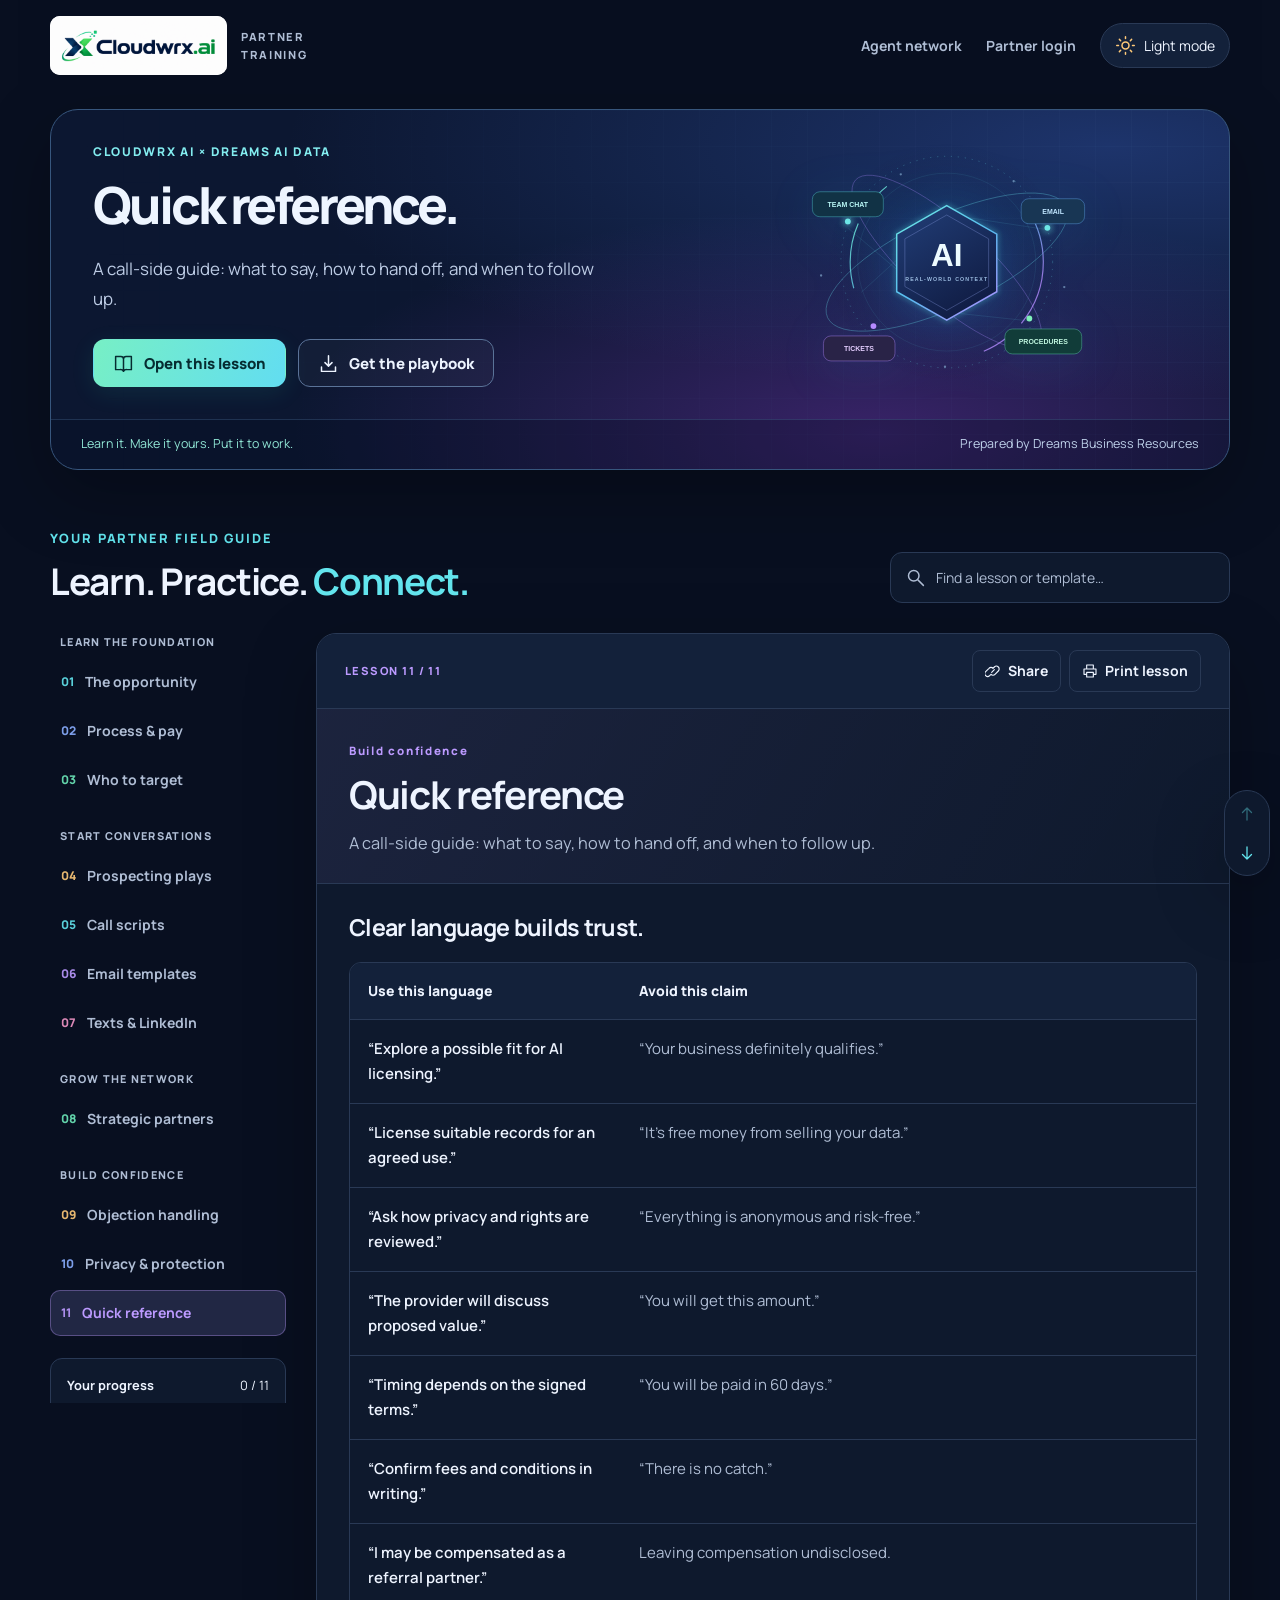
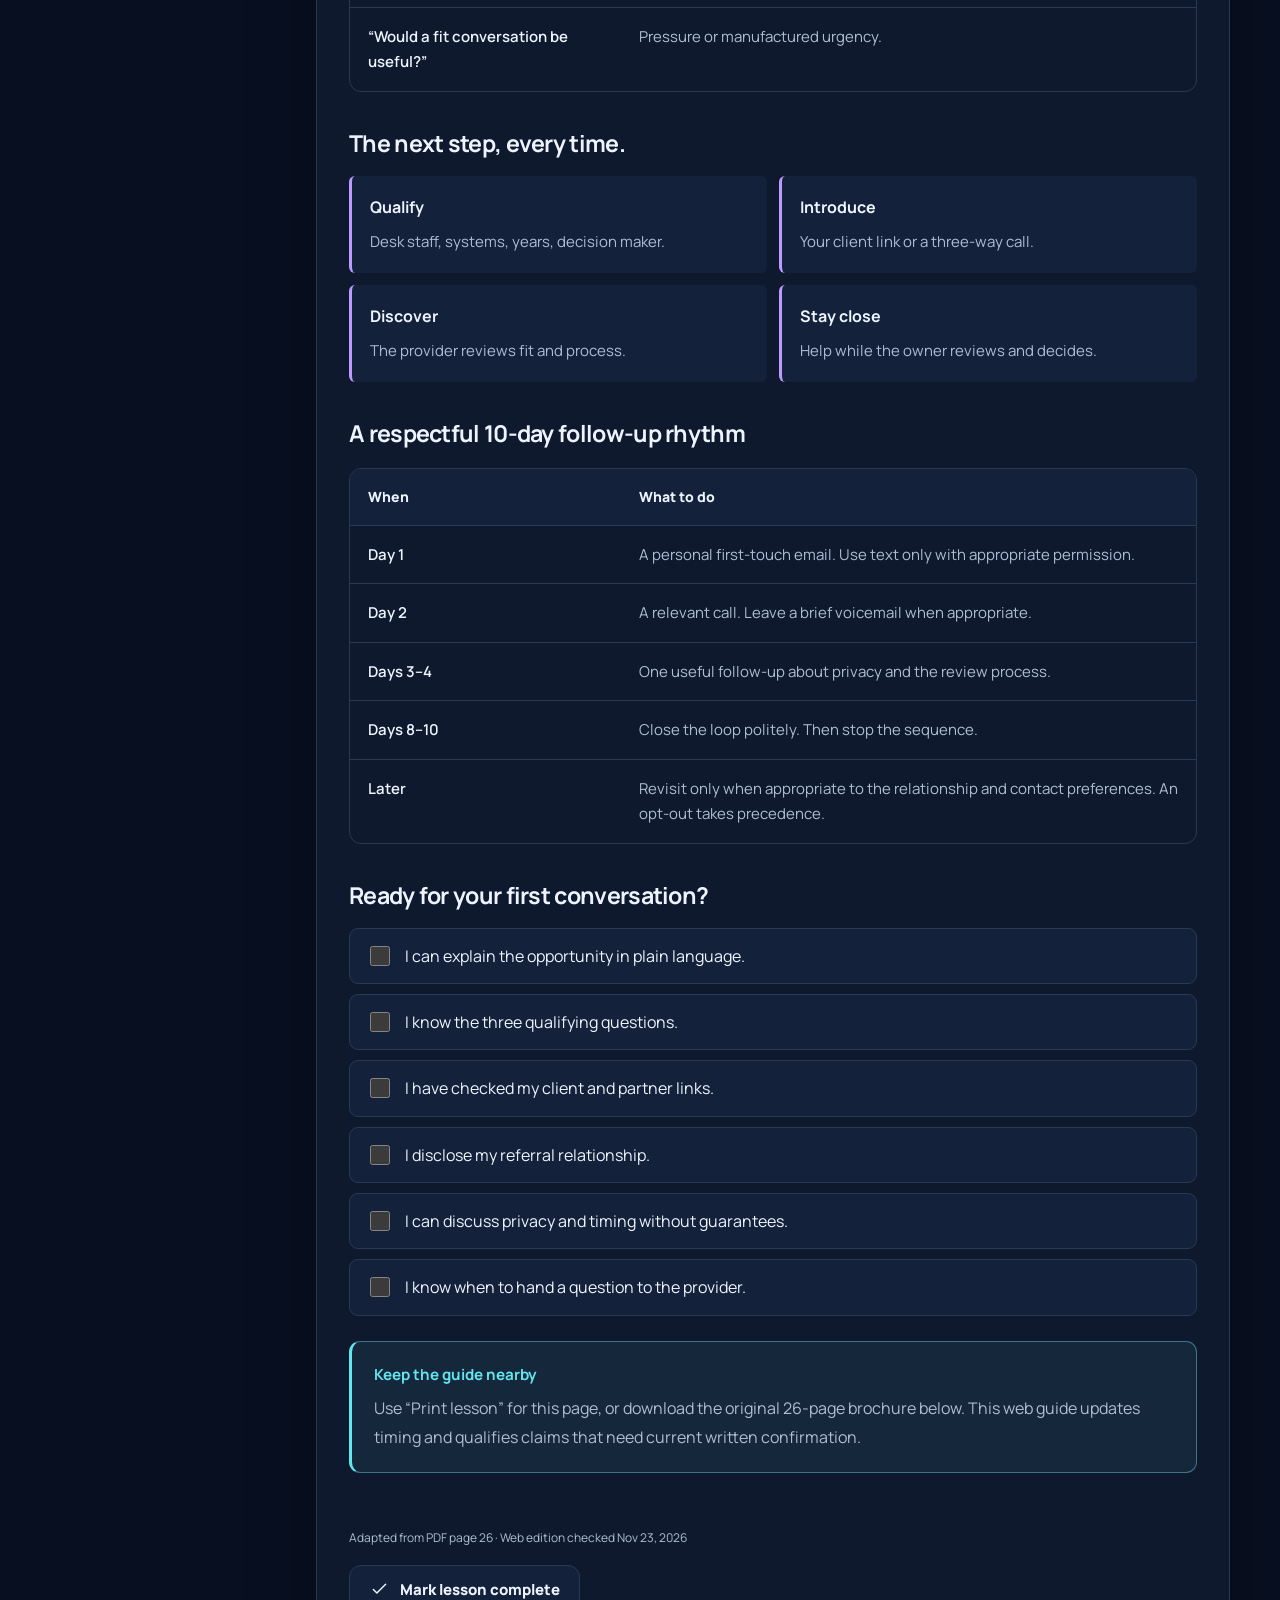
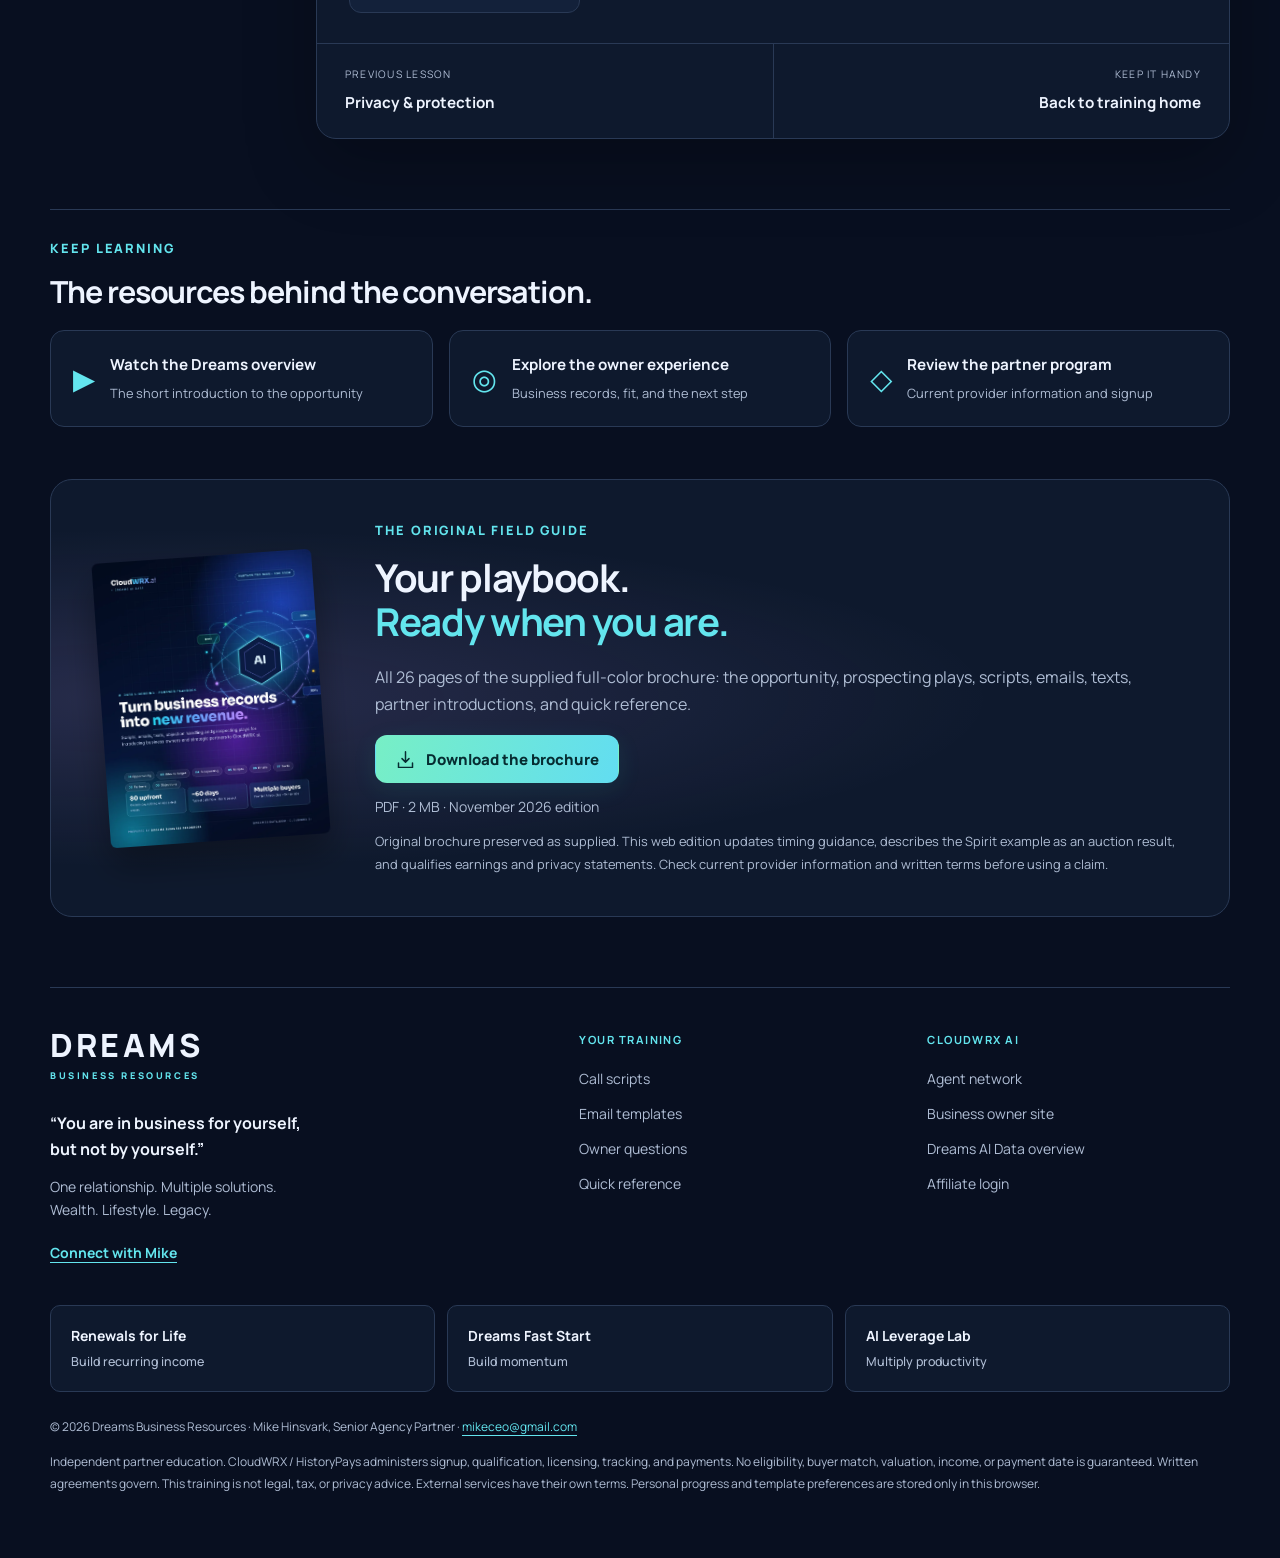
<file: training/quick-reference/index.html>
<!doctype html><html lang="en" data-theme="dark"><head><meta charset="UTF-8"><meta name="viewport" content="width=device-width, initial-scale=1"><title>Quick reference | CloudWRX AI Partner Training</title><meta name="description" content="A call-side guide: what to say, how to hand off, and when to follow up."><meta name="color-scheme" content="dark light"><meta name="theme-color" content="#080f20"><link rel="canonical" href="https://cloudwrxai.com/training/quick-reference/"><meta property="og:title" content="Quick reference | CloudWRX AI Partner Training"><meta property="og:description" content="A call-side guide: what to say, how to hand off, and when to follow up."><meta property="og:type" content="website"><meta property="og:url" content="https://cloudwrxai.com/training/quick-reference/"><meta property="og:image" content="https://cloudwrxai.com/training/assets/playbook-cover.webp"><link rel="icon" type="image/svg+xml" href="/training/assets/favicon.svg"><script>try{var t=localStorage.getItem('cloudwrx-training-theme');if(t==='light'||t==='dark')document.documentElement.dataset.theme=t}catch(e){}</script><link rel="preconnect" href="https://fonts.googleapis.com"><link rel="preconnect" href="https://fonts.gstatic.com" crossorigin><link href="https://fonts.googleapis.com/css2?family=Manrope:wght@400;500;600;700;800&amp;display=swap" rel="stylesheet"><link rel="stylesheet" href="/training/assets/training.css"><script src="/training/assets/training.js" defer></script><script type="application/ld+json">{"@context":"https://schema.org","@type":"LearningResource","name":"Quick reference | CloudWRX AI Partner Training","description":"A call-side guide: what to say, how to hand off, and when to follow up.","url":"https://cloudwrxai.com/training/quick-reference/","inLanguage":"en","learningResourceType":"Partner training guide","publisher":{"@type":"Organization","name":"Dreams Business Resources"},"isAccessibleForFree":true}</script></head><body data-chapter="quick-reference"><a class="skip-link" href="#lesson">Skip to the lesson</a><header class="site-header wrap" id="top"><a class="brand" href="/training/" aria-label="CloudWRX training home"><img src="/training/assets/cloudwrx-logo.png" width="1080" height="360" alt="Cloudwrx.ai"><span>PARTNER TRAINING</span></a><nav class="header-actions" aria-label="Main navigation"><a class="header-link" data-ref-kind="agent" href="https://cloudwrxai.com/?ref=bbq4pucskp">Agent network</a><a class="header-link" href="https://historypays.com/login" target="_blank" rel="noopener">Partner login</a><button id="theme-toggle" class="theme-toggle" aria-label="Switch to light mode" type="button"><svg aria-hidden="true" viewBox="0 0 24 24" fill="none" stroke="currentColor" stroke-width="1.7" stroke-linecap="round" stroke-linejoin="round"><circle cx="12" cy="12" r="4"/><path d="M12 2v2m0 16v2M2 12h2m16 0h2M5 5l1.5 1.5m11 11L19 19M5 19l1.5-1.5m11-11L19 5"/></svg><span>Light mode</span></button></nav></header><main><section class="hero wrap chapter-hero" aria-labelledby="hero-title" data-section><div class="hero-copy"><span class="eyebrow">CLOUDWRX AI × DREAMS AI DATA</span><h1 id="hero-title">Quick reference.</h1><p>A call-side guide: what to say, how to hand off, and when to follow up.</p><div class="button-row"><a class="button primary" href="#library"><svg aria-hidden="true" viewBox="0 0 24 24" fill="none" stroke="currentColor" stroke-width="1.7" stroke-linecap="round" stroke-linejoin="round"><path d="M3 4h6a3 3 0 0 1 3 3v14a4 4 0 0 0-4-2H3Zm18 0h-6a3 3 0 0 0-3 3v14a4 4 0 0 1 4-2h5Z"/></svg>Open this lesson</a><a class="button ghost" href="/training/CloudWRX-AI-Data-Partner-Training-Playbook.pdf" download><svg aria-hidden="true" viewBox="0 0 24 24" fill="none" stroke="currentColor" stroke-width="1.7" stroke-linecap="round" stroke-linejoin="round"><path d="M12 3v12m-4-4 4 4 4-4M4 16v5h16v-5"/></svg>Get the playbook</a></div><div class="hero-meta"><span><b>11</b> practical lessons</span><span><b>26</b> page playbook</span><span>Built for real conversations</span></div></div><div class="hero-art"><img src="/training/assets/knowledge-network.svg" width="560" height="430" alt="Operational knowledge connected to AI: email, tickets, chat, and procedures"><div class="art-caption">BUSINESS KNOWLEDGE. HUMAN CONNECTION.</div></div><div class="hero-bottom"><span>Learn it. Make it yours. Put it to work.</span><span>Prepared by Dreams Business Resources</span></div></section><section class="library wrap" id="library" data-section><div class="library-heading"><div><span class="eyebrow">YOUR PARTNER FIELD GUIDE</span><h2>Learn. Practice. <em>Connect.</em></h2></div><div class="library-search"><label class="sr-only" for="training-search">Search the training library</label><div class="search-box"><svg aria-hidden="true" viewBox="0 0 24 24" fill="none" stroke="currentColor" stroke-width="1.7" stroke-linecap="round" stroke-linejoin="round"><circle cx="10" cy="10" r="6"/><path d="m15 15 6 6"/></svg><input type="search" id="training-search" placeholder="Find a lesson or template…" autocomplete="off" aria-controls="search-results"></div><div id="search-results" hidden aria-live="polite"></div></div></div><div class="library-grid"><aside class="library-sidebar"><nav class="chapter-nav" aria-label="Training chapters"><p class="nav-group">Learn the foundation</p><a class="chapter-tab cyan" data-route data-chapter="opportunity" href="/training/opportunity/#library" ><span class="chapter-num">01</span><span>The opportunity</span><span class="completion-mark" aria-hidden="true">✓</span></a><a class="chapter-tab blue" data-route data-chapter="how-it-works" href="/training/how-it-works/#library" ><span class="chapter-num">02</span><span>Process & pay</span><span class="completion-mark" aria-hidden="true">✓</span></a><a class="chapter-tab green" data-route data-chapter="who-to-target" href="/training/who-to-target/#library" ><span class="chapter-num">03</span><span>Who to target</span><span class="completion-mark" aria-hidden="true">✓</span></a><p class="nav-group">Start conversations</p><a class="chapter-tab amber" data-route data-chapter="prospecting" href="/training/prospecting/#library" ><span class="chapter-num">04</span><span>Prospecting plays</span><span class="completion-mark" aria-hidden="true">✓</span></a><a class="chapter-tab cyan" data-route data-chapter="call-scripts" href="/training/call-scripts/#library" ><span class="chapter-num">05</span><span>Call scripts</span><span class="completion-mark" aria-hidden="true">✓</span></a><a class="chapter-tab violet" data-route data-chapter="email-templates" href="/training/email-templates/#library" ><span class="chapter-num">06</span><span>Email templates</span><span class="completion-mark" aria-hidden="true">✓</span></a><a class="chapter-tab pink" data-route data-chapter="texts-linkedin" href="/training/texts-linkedin/#library" ><span class="chapter-num">07</span><span>Texts & LinkedIn</span><span class="completion-mark" aria-hidden="true">✓</span></a><p class="nav-group">Grow the network</p><a class="chapter-tab green" data-route data-chapter="strategic-partners" href="/training/strategic-partners/#library" ><span class="chapter-num">08</span><span>Strategic partners</span><span class="completion-mark" aria-hidden="true">✓</span></a><p class="nav-group">Build confidence</p><a class="chapter-tab amber" data-route data-chapter="objections" href="/training/objections/#library" ><span class="chapter-num">09</span><span>Objection handling</span><span class="completion-mark" aria-hidden="true">✓</span></a><a class="chapter-tab blue" data-route data-chapter="privacy" href="/training/privacy/#library" ><span class="chapter-num">10</span><span>Privacy & protection</span><span class="completion-mark" aria-hidden="true">✓</span></a><a class="chapter-tab violet" data-route data-chapter="quick-reference" href="/training/quick-reference/#library" aria-current="page"><span class="chapter-num">11</span><span>Quick reference</span><span class="completion-mark" aria-hidden="true">✓</span></a></nav><div class="progress-card"><div><strong>Your progress</strong><span id="progress-count">0 / 11</span></div><progress id="learning-progress" max="11" value="0" aria-label="Lessons completed"></progress><small>Saved on this device.</small></div></aside><article class="lesson violet" id="lesson"><div class="lesson-toolbar"><span class="lesson-label">LESSON 11 / 11</span><div><button class="small-button" id="share-lesson" aria-label="Copy lesson link"><svg aria-hidden="true" viewBox="0 0 24 24" fill="none" stroke="currentColor" stroke-width="1.7" stroke-linecap="round" stroke-linejoin="round"><path d="m10 14 4-4m-5 7-2 2a4 4 0 0 1-6-6l5-5a4 4 0 0 1 6 0m0 0 2-2a4 4 0 1 1 6 6l-5 5a4 4 0 0 1-6 0"/></svg><span>Share</span></button><button class="small-button" id="print-lesson" aria-label="Print lesson"><svg aria-hidden="true" viewBox="0 0 24 24" fill="none" stroke="currentColor" stroke-width="1.7" stroke-linecap="round" stroke-linejoin="round"><path d="M7 8V3h10v5M6 17H3V9h18v8h-3M7 14h10v7H7Z"/></svg><span>Print lesson</span></button></div></div><div class="lesson-heading"><span class="eyebrow">Build confidence</span><h2>Quick reference</h2><p>A call-side guide: what to say, how to hand off, and when to follow up.</p></div><div class="lesson-body">
<h2>Clear language builds trust.</h2><div class="table-wrap"><table><thead><tr><th>Use this language</th><th>Avoid this claim</th></tr></thead><tbody><tr><td>“Explore a possible fit for AI licensing.”</td><td>“Your business definitely qualifies.”</td></tr><tr><td>“License suitable records for an agreed use.”</td><td>“It’s free money from selling your data.”</td></tr><tr><td>“Ask how privacy and rights are reviewed.”</td><td>“Everything is anonymous and risk-free.”</td></tr><tr><td>“The provider will discuss proposed value.”</td><td>“You will get this amount.”</td></tr><tr><td>“Timing depends on the signed terms.”</td><td>“You will be paid in 60 days.”</td></tr><tr><td>“Confirm fees and conditions in writing.”</td><td>“There is no catch.”</td></tr><tr><td>“I may be compensated as a referral partner.”</td><td>Leaving compensation undisclosed.</td></tr><tr><td>“Would a fit conversation be useful?”</td><td>Pressure or manufactured urgency.</td></tr></tbody></table></div>
<h2>The next step, every time.</h2><div class="steps-strip"><div><b>Qualify</b><span>Desk staff, systems, years, decision maker.</span></div><div><b>Introduce</b><span>Your client link or a three-way call.</span></div><div><b>Discover</b><span>The provider reviews fit and process.</span></div><div><b>Stay close</b><span>Help while the owner reviews and decides.</span></div></div>
<h2>A respectful 10-day follow-up rhythm</h2><div class="table-wrap"><table><thead><tr><th>When</th><th>What to do</th></tr></thead><tbody><tr><td>Day 1</td><td>A personal first-touch email. Use text only with appropriate permission.</td></tr><tr><td>Day 2</td><td>A relevant call. Leave a brief voicemail when appropriate.</td></tr><tr><td>Days 3–4</td><td>One useful follow-up about privacy and the review process.</td></tr><tr><td>Days 8–10</td><td>Close the loop politely. Then stop the sequence.</td></tr><tr><td>Later</td><td>Revisit only when appropriate to the relationship and contact preferences. An opt-out takes precedence.</td></tr></tbody></table></div>
<h2>Ready for your first conversation?</h2><div class="practice-list"><label><input type="checkbox" data-practice="0"><span>I can explain the opportunity in plain language.</span></label><label><input type="checkbox" data-practice="1"><span>I know the three qualifying questions.</span></label><label><input type="checkbox" data-practice="2"><span>I have checked my client and partner links.</span></label><label><input type="checkbox" data-practice="3"><span>I disclose my referral relationship.</span></label><label><input type="checkbox" data-practice="4"><span>I can discuss privacy and timing without guarantees.</span></label><label><input type="checkbox" data-practice="5"><span>I know when to hand a question to the provider.</span></label></div>
<aside class="note cyan"><strong>Keep the guide nearby</strong><p>Use “Print lesson” for this page, or download the original 26-page brochure below. This web guide updates timing and qualifies claims that need current written confirmation.</p></aside></div><div class="lesson-end"><p class="caption">Adapted from PDF page 26 · Web edition checked Nov 23, 2026</p><button class="button complete-button" id="complete-lesson" aria-pressed="false"><svg aria-hidden="true" viewBox="0 0 24 24" fill="none" stroke="currentColor" stroke-width="1.7" stroke-linecap="round" stroke-linejoin="round"><path d="m5 12 4 4L19 6"/></svg><span>Mark lesson complete</span></button></div><nav class="lesson-pagination" aria-label="Previous and next lesson"><a data-route href="/training/privacy/#library"><small>PREVIOUS LESSON</small><strong>Privacy & protection</strong></a><a data-route href="/training/"><small>KEEP IT HANDY</small><strong>Back to training home</strong></a></nav></article></div></section><section id="resources" class="resources wrap" data-section><div class="section-heading"><span class="eyebrow">KEEP LEARNING</span><h2>The resources behind the conversation.</h2></div><div class="resource-links"><a href="https://dreamsaidata.com/#overview" target="_blank" rel="noopener"><span class="resource-symbol">▶</span><span><strong>Watch the Dreams overview</strong><small>The short introduction to the opportunity</small></span></a><a data-ref-kind="client" href="https://cloudwrxaidata.com/?ref=bbq4pucskp" target="_blank" rel="noopener"><span class="resource-symbol">◎</span><span><strong>Explore the owner experience</strong><small>Business records, fit, and the next step</small></span></a><a data-ref-kind="partner" href="https://cloudwrx.ai/partners?ref=bbq4pucskp" target="_blank" rel="noopener"><span class="resource-symbol">◇</span><span><strong>Review the partner program</strong><small>Current provider information and signup</small></span></a></div></section><section id="download" class="download wrap" data-section><img src="/training/assets/playbook-cover.webp" width="850" height="1100" alt="CloudWRX AI Partner Training Playbook cover" loading="lazy"><div><span class="eyebrow">THE ORIGINAL FIELD GUIDE</span><h2>Your playbook.<br><em>Ready when you are.</em></h2><p>All 26 pages of the supplied full-color brochure: the opportunity, prospecting plays, scripts, emails, texts, partner introductions, and quick reference.</p><a class="button primary" href="/training/CloudWRX-AI-Data-Partner-Training-Playbook.pdf" download><svg aria-hidden="true" viewBox="0 0 24 24" fill="none" stroke="currentColor" stroke-width="1.7" stroke-linecap="round" stroke-linejoin="round"><path d="M12 3v12m-4-4 4 4 4-4M4 16v5h16v-5"/></svg>Download the brochure</a><p class="caption">PDF · 2 MB · November 2026 edition</p><p class="source-note">Original brochure preserved as supplied. This web edition updates timing guidance, describes the Spirit example as an auction result, and qualifies earnings and privacy statements. Check current provider information and written terms before using a claim.</p></div></section></main><footer class="footer wrap" id="footer" data-section><div class="footer-main"><div class="footer-brand"><a href="https://renewalsforlife.com/" class="dreams-wordmark">DREAMS<span>BUSINESS RESOURCES</span></a><p class="footer-quote">“You are in business for yourself,<br>but not by yourself.”</p><p>One relationship. Multiple solutions.<br>Wealth. Lifestyle. Legacy.</p><a href="mailto:mikeceo@gmail.com">Connect with Mike</a></div><div><h2>YOUR TRAINING</h2><a href="/training/call-scripts/#library" data-route>Call scripts</a><a href="/training/email-templates/#library" data-route>Email templates</a><a href="/training/objections/#library" data-route>Owner questions</a><a href="/training/quick-reference/#library" data-route>Quick reference</a></div><div><h2>CLOUDWRX AI</h2><a data-ref-kind="agent" href="https://cloudwrxai.com/?ref=bbq4pucskp">Agent network</a><a data-ref-kind="client" href="https://cloudwrxaidata.com/?ref=bbq4pucskp" target="_blank" rel="noopener">Business owner site</a><a href="https://dreamsaidata.com/#overview" target="_blank" rel="noopener">Dreams AI Data overview</a><a href="https://historypays.com/login" target="_blank" rel="noopener">Affiliate login</a></div></div><div class="ecosystem"><a href="https://renewalsforlife.com/">Renewals for Life<span>Build recurring income</span></a><a href="https://dreamsfaststart.com/">Dreams Fast Start<span>Build momentum</span></a><a href="https://aileveragelab.pro/">AI Leverage Lab<span>Multiply productivity</span></a></div><div class="footer-legal"><p>© 2026 Dreams Business Resources · Mike Hinsvark, Senior Agency Partner · <a href="mailto:mikeceo@gmail.com">mikeceo@gmail.com</a></p><p>Independent partner education. CloudWRX / HistoryPays administers signup, qualification, licensing, tracking, and payments. No eligibility, buyer match, valuation, income, or payment date is guaranteed. Written agreements govern. This training is not legal, tax, or privacy advice. External services have their own terms. Personal progress and template preferences are stored only in this browser.</p></div></footer><nav class="page-navigation" aria-label="Page navigation"><button id="section-up" aria-label="Previous section"><svg aria-hidden="true" viewBox="0 0 24 24" fill="none" stroke="currentColor" stroke-width="1.7" stroke-linecap="round" stroke-linejoin="round"><path d="M12 20V4m-6 6 6-6 6 6"/></svg></button><button id="section-down" aria-label="Next section"><svg aria-hidden="true" viewBox="0 0 24 24" fill="none" stroke="currentColor" stroke-width="1.7" stroke-linecap="round" stroke-linejoin="round"><path d="M12 4v16m-6-6 6 6 6-6"/></svg></button></nav><div id="toast" role="status" aria-live="polite"></div></body></html>
</file>
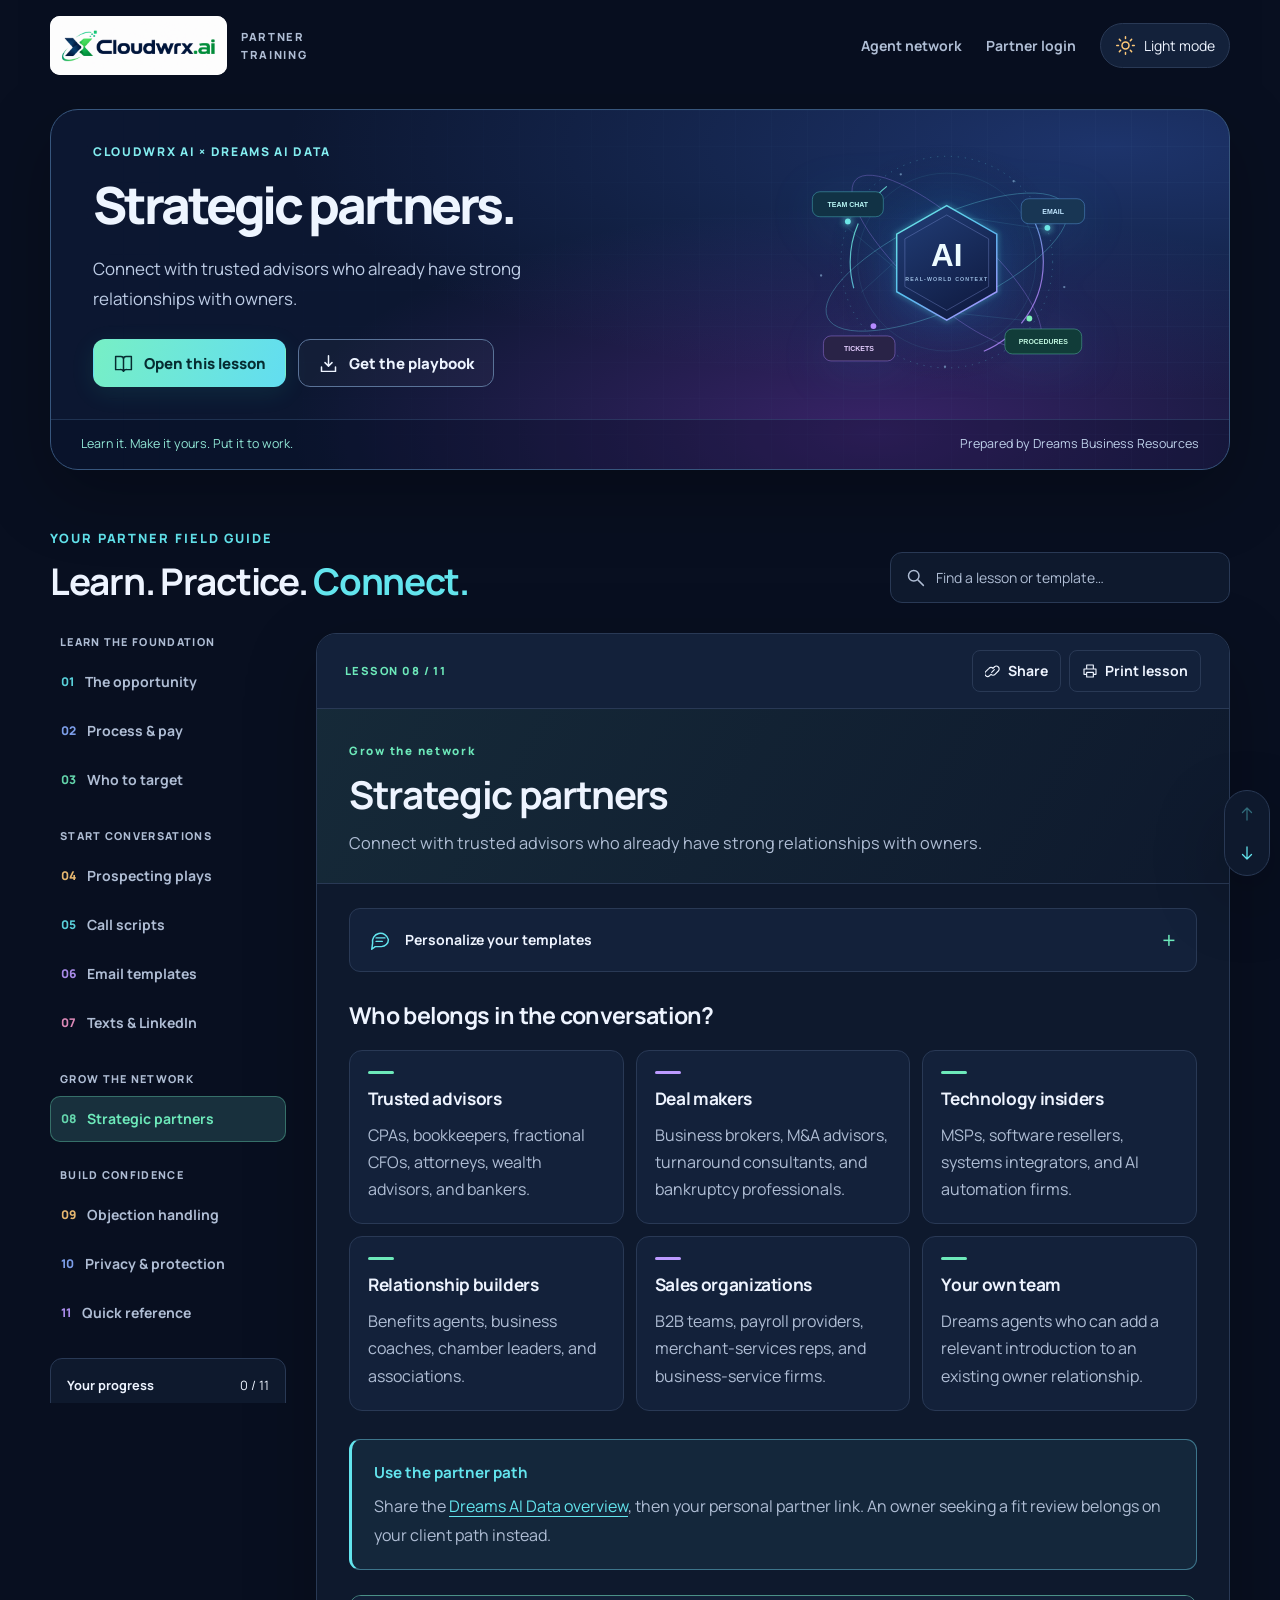
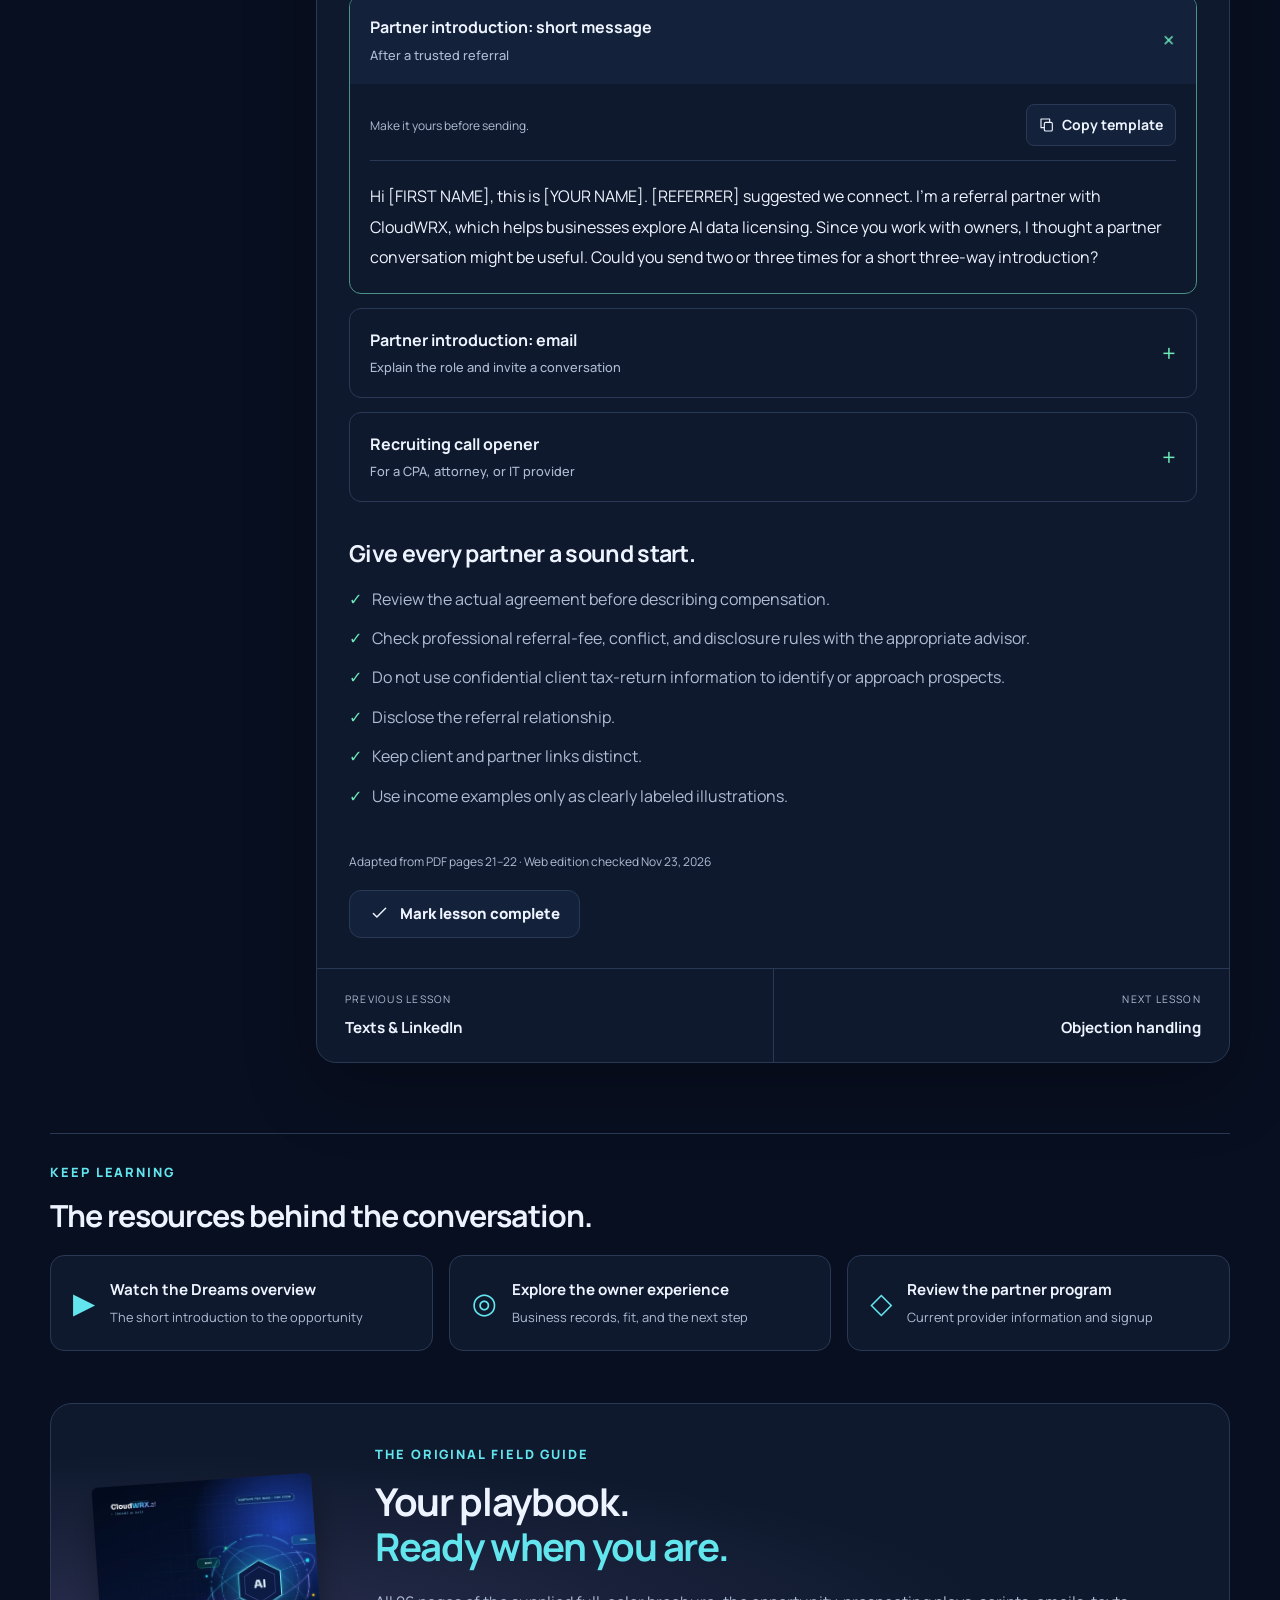
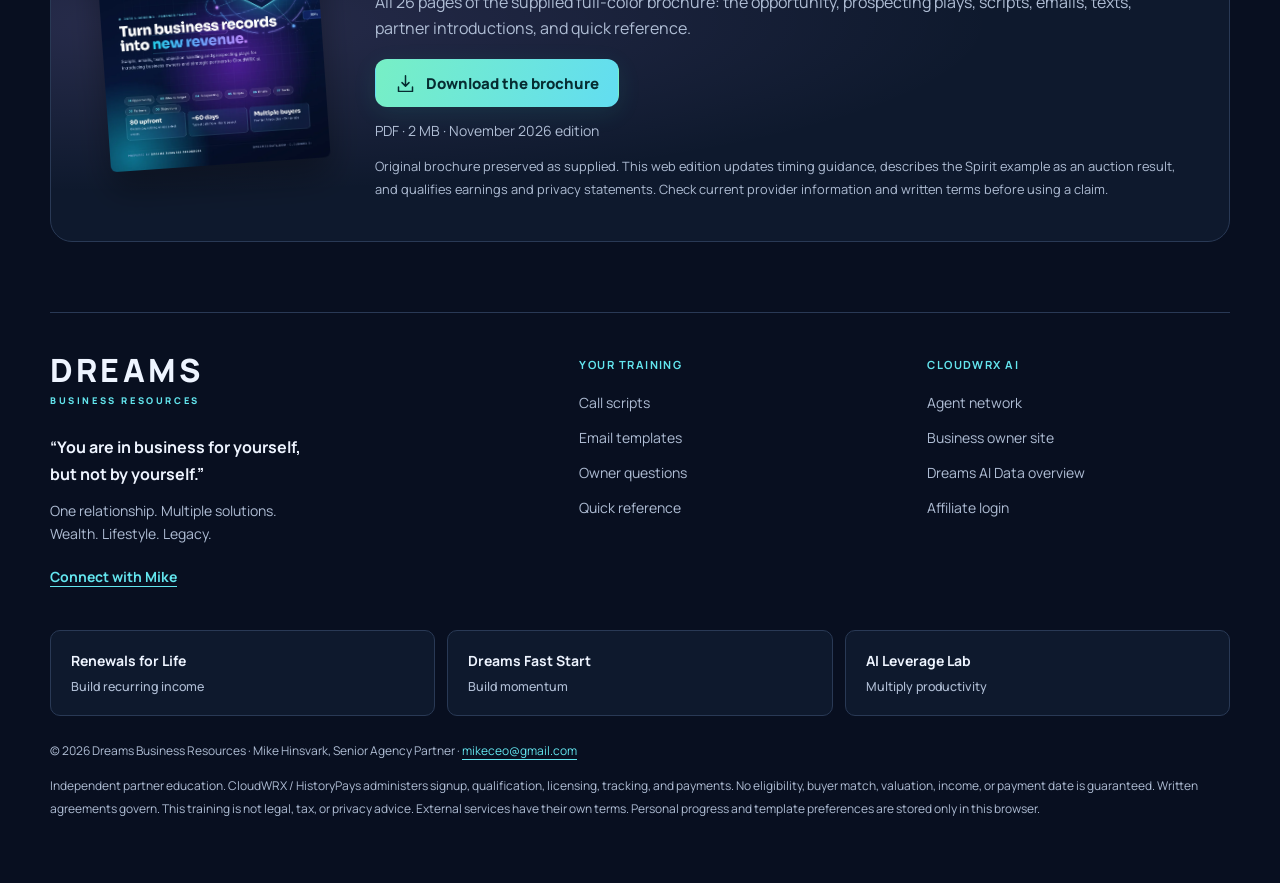
<file: training/strategic-partners/index.html>
<!doctype html><html lang="en" data-theme="dark"><head><meta charset="UTF-8"><meta name="viewport" content="width=device-width, initial-scale=1"><title>Strategic partners | CloudWRX AI Partner Training</title><meta name="description" content="Connect with trusted advisors who already have strong relationships with owners."><meta name="color-scheme" content="dark light"><meta name="theme-color" content="#080f20"><link rel="canonical" href="https://cloudwrxai.com/training/strategic-partners/"><meta property="og:title" content="Strategic partners | CloudWRX AI Partner Training"><meta property="og:description" content="Connect with trusted advisors who already have strong relationships with owners."><meta property="og:type" content="website"><meta property="og:url" content="https://cloudwrxai.com/training/strategic-partners/"><meta property="og:image" content="https://cloudwrxai.com/training/assets/playbook-cover.webp"><link rel="icon" type="image/svg+xml" href="/training/assets/favicon.svg"><script>try{var t=localStorage.getItem('cloudwrx-training-theme');if(t==='light'||t==='dark')document.documentElement.dataset.theme=t}catch(e){}</script><link rel="preconnect" href="https://fonts.googleapis.com"><link rel="preconnect" href="https://fonts.gstatic.com" crossorigin><link href="https://fonts.googleapis.com/css2?family=Manrope:wght@400;500;600;700;800&amp;display=swap" rel="stylesheet"><link rel="stylesheet" href="/training/assets/training.css"><script src="/training/assets/training.js" defer></script><script type="application/ld+json">{"@context":"https://schema.org","@type":"LearningResource","name":"Strategic partners | CloudWRX AI Partner Training","description":"Connect with trusted advisors who already have strong relationships with owners.","url":"https://cloudwrxai.com/training/strategic-partners/","inLanguage":"en","learningResourceType":"Partner training guide","publisher":{"@type":"Organization","name":"Dreams Business Resources"},"isAccessibleForFree":true}</script></head><body data-chapter="strategic-partners"><a class="skip-link" href="#lesson">Skip to the lesson</a><header class="site-header wrap" id="top"><a class="brand" href="/training/" aria-label="CloudWRX training home"><img src="/training/assets/cloudwrx-logo.png" width="1080" height="360" alt="Cloudwrx.ai"><span>PARTNER TRAINING</span></a><nav class="header-actions" aria-label="Main navigation"><a class="header-link" data-ref-kind="agent" href="https://cloudwrxai.com/?ref=bbq4pucskp">Agent network</a><a class="header-link" href="https://historypays.com/login" target="_blank" rel="noopener">Partner login</a><button id="theme-toggle" class="theme-toggle" aria-label="Switch to light mode" type="button"><svg aria-hidden="true" viewBox="0 0 24 24" fill="none" stroke="currentColor" stroke-width="1.7" stroke-linecap="round" stroke-linejoin="round"><circle cx="12" cy="12" r="4"/><path d="M12 2v2m0 16v2M2 12h2m16 0h2M5 5l1.5 1.5m11 11L19 19M5 19l1.5-1.5m11-11L19 5"/></svg><span>Light mode</span></button></nav></header><main><section class="hero wrap chapter-hero" aria-labelledby="hero-title" data-section><div class="hero-copy"><span class="eyebrow">CLOUDWRX AI × DREAMS AI DATA</span><h1 id="hero-title">Strategic partners.</h1><p>Connect with trusted advisors who already have strong relationships with owners.</p><div class="button-row"><a class="button primary" href="#library"><svg aria-hidden="true" viewBox="0 0 24 24" fill="none" stroke="currentColor" stroke-width="1.7" stroke-linecap="round" stroke-linejoin="round"><path d="M3 4h6a3 3 0 0 1 3 3v14a4 4 0 0 0-4-2H3Zm18 0h-6a3 3 0 0 0-3 3v14a4 4 0 0 1 4-2h5Z"/></svg>Open this lesson</a><a class="button ghost" href="/training/CloudWRX-AI-Data-Partner-Training-Playbook.pdf" download><svg aria-hidden="true" viewBox="0 0 24 24" fill="none" stroke="currentColor" stroke-width="1.7" stroke-linecap="round" stroke-linejoin="round"><path d="M12 3v12m-4-4 4 4 4-4M4 16v5h16v-5"/></svg>Get the playbook</a></div><div class="hero-meta"><span><b>11</b> practical lessons</span><span><b>26</b> page playbook</span><span>Built for real conversations</span></div></div><div class="hero-art"><img src="/training/assets/knowledge-network.svg" width="560" height="430" alt="Operational knowledge connected to AI: email, tickets, chat, and procedures"><div class="art-caption">BUSINESS KNOWLEDGE. HUMAN CONNECTION.</div></div><div class="hero-bottom"><span>Learn it. Make it yours. Put it to work.</span><span>Prepared by Dreams Business Resources</span></div></section><section class="library wrap" id="library" data-section><div class="library-heading"><div><span class="eyebrow">YOUR PARTNER FIELD GUIDE</span><h2>Learn. Practice. <em>Connect.</em></h2></div><div class="library-search"><label class="sr-only" for="training-search">Search the training library</label><div class="search-box"><svg aria-hidden="true" viewBox="0 0 24 24" fill="none" stroke="currentColor" stroke-width="1.7" stroke-linecap="round" stroke-linejoin="round"><circle cx="10" cy="10" r="6"/><path d="m15 15 6 6"/></svg><input type="search" id="training-search" placeholder="Find a lesson or template…" autocomplete="off" aria-controls="search-results"></div><div id="search-results" hidden aria-live="polite"></div></div></div><div class="library-grid"><aside class="library-sidebar"><nav class="chapter-nav" aria-label="Training chapters"><p class="nav-group">Learn the foundation</p><a class="chapter-tab cyan" data-route data-chapter="opportunity" href="/training/opportunity/#library" ><span class="chapter-num">01</span><span>The opportunity</span><span class="completion-mark" aria-hidden="true">✓</span></a><a class="chapter-tab blue" data-route data-chapter="how-it-works" href="/training/how-it-works/#library" ><span class="chapter-num">02</span><span>Process & pay</span><span class="completion-mark" aria-hidden="true">✓</span></a><a class="chapter-tab green" data-route data-chapter="who-to-target" href="/training/who-to-target/#library" ><span class="chapter-num">03</span><span>Who to target</span><span class="completion-mark" aria-hidden="true">✓</span></a><p class="nav-group">Start conversations</p><a class="chapter-tab amber" data-route data-chapter="prospecting" href="/training/prospecting/#library" ><span class="chapter-num">04</span><span>Prospecting plays</span><span class="completion-mark" aria-hidden="true">✓</span></a><a class="chapter-tab cyan" data-route data-chapter="call-scripts" href="/training/call-scripts/#library" ><span class="chapter-num">05</span><span>Call scripts</span><span class="completion-mark" aria-hidden="true">✓</span></a><a class="chapter-tab violet" data-route data-chapter="email-templates" href="/training/email-templates/#library" ><span class="chapter-num">06</span><span>Email templates</span><span class="completion-mark" aria-hidden="true">✓</span></a><a class="chapter-tab pink" data-route data-chapter="texts-linkedin" href="/training/texts-linkedin/#library" ><span class="chapter-num">07</span><span>Texts & LinkedIn</span><span class="completion-mark" aria-hidden="true">✓</span></a><p class="nav-group">Grow the network</p><a class="chapter-tab green" data-route data-chapter="strategic-partners" href="/training/strategic-partners/#library" aria-current="page"><span class="chapter-num">08</span><span>Strategic partners</span><span class="completion-mark" aria-hidden="true">✓</span></a><p class="nav-group">Build confidence</p><a class="chapter-tab amber" data-route data-chapter="objections" href="/training/objections/#library" ><span class="chapter-num">09</span><span>Objection handling</span><span class="completion-mark" aria-hidden="true">✓</span></a><a class="chapter-tab blue" data-route data-chapter="privacy" href="/training/privacy/#library" ><span class="chapter-num">10</span><span>Privacy & protection</span><span class="completion-mark" aria-hidden="true">✓</span></a><a class="chapter-tab violet" data-route data-chapter="quick-reference" href="/training/quick-reference/#library" ><span class="chapter-num">11</span><span>Quick reference</span><span class="completion-mark" aria-hidden="true">✓</span></a></nav><div class="progress-card"><div><strong>Your progress</strong><span id="progress-count">0 / 11</span></div><progress id="learning-progress" max="11" value="0" aria-label="Lessons completed"></progress><small>Saved on this device.</small></div></aside><article class="lesson green" id="lesson"><div class="lesson-toolbar"><span class="lesson-label">LESSON 08 / 11</span><div><button class="small-button" id="share-lesson" aria-label="Copy lesson link"><svg aria-hidden="true" viewBox="0 0 24 24" fill="none" stroke="currentColor" stroke-width="1.7" stroke-linecap="round" stroke-linejoin="round"><path d="m10 14 4-4m-5 7-2 2a4 4 0 0 1-6-6l5-5a4 4 0 0 1 6 0m0 0 2-2a4 4 0 1 1 6 6l-5 5a4 4 0 0 1-6 0"/></svg><span>Share</span></button><button class="small-button" id="print-lesson" aria-label="Print lesson"><svg aria-hidden="true" viewBox="0 0 24 24" fill="none" stroke="currentColor" stroke-width="1.7" stroke-linecap="round" stroke-linejoin="round"><path d="M7 8V3h10v5M6 17H3V9h18v8h-3M7 14h10v7H7Z"/></svg><span>Print lesson</span></button></div></div><div class="lesson-heading"><span class="eyebrow">Grow the network</span><h2>Strategic partners</h2><p>Connect with trusted advisors who already have strong relationships with owners.</p></div><details class="personalizer"><summary><svg aria-hidden="true" viewBox="0 0 24 24" fill="none" stroke="currentColor" stroke-width="1.7" stroke-linecap="round" stroke-linejoin="round"><path d="M21 11a8 8 0 0 1-8 8H6l-4 3 1-7a8 8 0 1 1 18-4Z"/><path d="M7 9h10M7 13h7"/></svg> Personalize your templates <span class="expand" aria-hidden="true">+</span></summary><form id="template-settings"><p>Add your details once. They stay in this browser and fill matching brackets when you copy. Review the remaining brackets before sending.</p><div class="form-grid"><label>Your name<input name="name" autocomplete="name" placeholder="Your name" maxlength="100"></label><label>Your phone<input name="phone" type="tel" autocomplete="tel" placeholder="Your phone" maxlength="50"></label><label>Your personal client link<input name="client" type="url" placeholder="https://…" maxlength="1000"></label><label>Your personal partner link<input name="partner" type="url" placeholder="https://…" maxlength="1000"></label></div><div class="button-row"><button class="button primary" type="submit">Save details</button><button class="small-button" type="button" id="clear-details">Clear details</button><span id="settings-status" class="caption" role="status"></span></div></form></details><div class="lesson-body">
<h2>Who belongs in the conversation?</h2><div class="cards "><article class="card"><h3>Trusted advisors</h3><p>CPAs, bookkeepers, fractional CFOs, attorneys, wealth advisors, and bankers.</p></article><article class="card"><h3>Deal makers</h3><p>Business brokers, M&A advisors, turnaround consultants, and bankruptcy professionals.</p></article><article class="card"><h3>Technology insiders</h3><p>MSPs, software resellers, systems integrators, and AI automation firms.</p></article><article class="card"><h3>Relationship builders</h3><p>Benefits agents, business coaches, chamber leaders, and associations.</p></article><article class="card"><h3>Sales organizations</h3><p>B2B teams, payroll providers, merchant-services reps, and business-service firms.</p></article><article class="card"><h3>Your own team</h3><p>Dreams agents who can add a relevant introduction to an existing owner relationship.</p></article></div>
<aside class="note cyan"><strong>Use the partner path</strong><p>Share the <a href="https://dreamsaidata.com/#overview" target="_blank" rel="noopener">Dreams AI Data overview</a>, then your personal partner link. An owner seeking a fit review belongs on your client path instead.</p></aside><details class="template" open><summary><span>Partner introduction: short message<small>After a trusted referral</small></span><span class="expand" aria-hidden="true">+</span></summary><div class="template-content"><div class="copy-row"><span>Make it yours before sending.</span><button class="small-button" data-copy="template-0"><svg aria-hidden="true" viewBox="0 0 24 24" fill="none" stroke="currentColor" stroke-width="1.7" stroke-linecap="round" stroke-linejoin="round"><rect x="8" y="8" width="12" height="13" rx="2"/><path d="M16 8V3H3v13h5"/></svg> Copy template</button></div><div class="script-text" id="template-0" data-template>Hi [FIRST NAME], this is [YOUR NAME]. [REFERRER] suggested we connect. I’m a referral partner with CloudWRX, which helps businesses explore AI data licensing. Since you work with owners, I thought a partner conversation might be useful. Could you send two or three times for a short three-way introduction?</div></div></details><details class="template" ><summary><span>Partner introduction: email<small>Explain the role and invite a conversation</small></span><span class="expand" aria-hidden="true">+</span></summary><div class="template-content"><div class="copy-row"><span>Make it yours before sending.</span><button class="small-button" data-copy="template-1"><svg aria-hidden="true" viewBox="0 0 24 24" fill="none" stroke="currentColor" stroke-width="1.7" stroke-linecap="round" stroke-linejoin="round"><rect x="8" y="8" width="12" height="13" rx="2"/><path d="M16 8V3H3v13h5"/></svg> Copy template</button></div><div class="script-text" id="template-1" data-template>Subject: [REFERRER] suggested we connect

Hi [FIRST NAME],

[REFERRER] recommended that we meet. I’d like to introduce you to [CLOUDWRX CONTACT] to explore whether the CloudWRX partner program fits the work you do with business owners.

The role is to make relevant introductions. The provider handles fit review and licensing, and compensation on completed deals follows your partner agreement. I’m a referral partner and may be compensated through the program.

You can watch the overview at https://dreamsaidata.com/#overview. If it looks relevant, could you send two or three times for a short call?

[YOUR NAME]
[PHONE]

Partner information: [YOUR PARTNER LINK]</div></div></details><details class="template" ><summary><span>Recruiting call opener<small>For a CPA, attorney, or IT provider</small></span><span class="expand" aria-hidden="true">+</span></summary><div class="template-content"><div class="copy-row"><span>Make it yours before sending.</span><button class="small-button" data-copy="template-2"><svg aria-hidden="true" viewBox="0 0 24 24" fill="none" stroke="currentColor" stroke-width="1.7" stroke-linecap="round" stroke-linejoin="round"><rect x="8" y="8" width="12" height="13" rx="2"/><path d="M16 8V3H3v13h5"/></svg> Copy template</button></div><div class="script-text" id="template-2" data-template>[FIRST NAME], you work with many owners, so I wanted to run an idea by you. CloudWRX helps companies explore licensing suitable operational records for AI.

A partner makes a relevant introduction; the provider handles the fit conversation. Any compensation depends on a completed deal and the agreement. I’m a compensated referral partner myself.

Would you be open to a short conversation with their team to evaluate it? You would also want to check any professional rules that apply to referral fees.</div></div></details><h2>Give every partner a sound start.</h2><ul class="check-list"><li>Review the actual agreement before describing compensation.</li><li>Check professional referral-fee, conflict, and disclosure rules with the appropriate advisor.</li><li>Do not use confidential client tax-return information to identify or approach prospects.</li><li>Disclose the referral relationship.</li><li>Keep client and partner links distinct.</li><li>Use income examples only as clearly labeled illustrations.</li></ul></div><div class="lesson-end"><p class="caption">Adapted from PDF pages 21–22 · Web edition checked Nov 23, 2026</p><button class="button complete-button" id="complete-lesson" aria-pressed="false"><svg aria-hidden="true" viewBox="0 0 24 24" fill="none" stroke="currentColor" stroke-width="1.7" stroke-linecap="round" stroke-linejoin="round"><path d="m5 12 4 4L19 6"/></svg><span>Mark lesson complete</span></button></div><nav class="lesson-pagination" aria-label="Previous and next lesson"><a data-route href="/training/texts-linkedin/#library"><small>PREVIOUS LESSON</small><strong>Texts & LinkedIn</strong></a><a data-route href="/training/objections/#library"><small>NEXT LESSON</small><strong>Objection handling</strong></a></nav></article></div></section><section id="resources" class="resources wrap" data-section><div class="section-heading"><span class="eyebrow">KEEP LEARNING</span><h2>The resources behind the conversation.</h2></div><div class="resource-links"><a href="https://dreamsaidata.com/#overview" target="_blank" rel="noopener"><span class="resource-symbol">▶</span><span><strong>Watch the Dreams overview</strong><small>The short introduction to the opportunity</small></span></a><a data-ref-kind="client" href="https://cloudwrxaidata.com/?ref=bbq4pucskp" target="_blank" rel="noopener"><span class="resource-symbol">◎</span><span><strong>Explore the owner experience</strong><small>Business records, fit, and the next step</small></span></a><a data-ref-kind="partner" href="https://cloudwrx.ai/partners?ref=bbq4pucskp" target="_blank" rel="noopener"><span class="resource-symbol">◇</span><span><strong>Review the partner program</strong><small>Current provider information and signup</small></span></a></div></section><section id="download" class="download wrap" data-section><img src="/training/assets/playbook-cover.webp" width="850" height="1100" alt="CloudWRX AI Partner Training Playbook cover" loading="lazy"><div><span class="eyebrow">THE ORIGINAL FIELD GUIDE</span><h2>Your playbook.<br><em>Ready when you are.</em></h2><p>All 26 pages of the supplied full-color brochure: the opportunity, prospecting plays, scripts, emails, texts, partner introductions, and quick reference.</p><a class="button primary" href="/training/CloudWRX-AI-Data-Partner-Training-Playbook.pdf" download><svg aria-hidden="true" viewBox="0 0 24 24" fill="none" stroke="currentColor" stroke-width="1.7" stroke-linecap="round" stroke-linejoin="round"><path d="M12 3v12m-4-4 4 4 4-4M4 16v5h16v-5"/></svg>Download the brochure</a><p class="caption">PDF · 2 MB · November 2026 edition</p><p class="source-note">Original brochure preserved as supplied. This web edition updates timing guidance, describes the Spirit example as an auction result, and qualifies earnings and privacy statements. Check current provider information and written terms before using a claim.</p></div></section></main><footer class="footer wrap" id="footer" data-section><div class="footer-main"><div class="footer-brand"><a href="https://renewalsforlife.com/" class="dreams-wordmark">DREAMS<span>BUSINESS RESOURCES</span></a><p class="footer-quote">“You are in business for yourself,<br>but not by yourself.”</p><p>One relationship. Multiple solutions.<br>Wealth. Lifestyle. Legacy.</p><a href="mailto:mikeceo@gmail.com">Connect with Mike</a></div><div><h2>YOUR TRAINING</h2><a href="/training/call-scripts/#library" data-route>Call scripts</a><a href="/training/email-templates/#library" data-route>Email templates</a><a href="/training/objections/#library" data-route>Owner questions</a><a href="/training/quick-reference/#library" data-route>Quick reference</a></div><div><h2>CLOUDWRX AI</h2><a data-ref-kind="agent" href="https://cloudwrxai.com/?ref=bbq4pucskp">Agent network</a><a data-ref-kind="client" href="https://cloudwrxaidata.com/?ref=bbq4pucskp" target="_blank" rel="noopener">Business owner site</a><a href="https://dreamsaidata.com/#overview" target="_blank" rel="noopener">Dreams AI Data overview</a><a href="https://historypays.com/login" target="_blank" rel="noopener">Affiliate login</a></div></div><div class="ecosystem"><a href="https://renewalsforlife.com/">Renewals for Life<span>Build recurring income</span></a><a href="https://dreamsfaststart.com/">Dreams Fast Start<span>Build momentum</span></a><a href="https://aileveragelab.pro/">AI Leverage Lab<span>Multiply productivity</span></a></div><div class="footer-legal"><p>© 2026 Dreams Business Resources · Mike Hinsvark, Senior Agency Partner · <a href="mailto:mikeceo@gmail.com">mikeceo@gmail.com</a></p><p>Independent partner education. CloudWRX / HistoryPays administers signup, qualification, licensing, tracking, and payments. No eligibility, buyer match, valuation, income, or payment date is guaranteed. Written agreements govern. This training is not legal, tax, or privacy advice. External services have their own terms. Personal progress and template preferences are stored only in this browser.</p></div></footer><nav class="page-navigation" aria-label="Page navigation"><button id="section-up" aria-label="Previous section"><svg aria-hidden="true" viewBox="0 0 24 24" fill="none" stroke="currentColor" stroke-width="1.7" stroke-linecap="round" stroke-linejoin="round"><path d="M12 20V4m-6 6 6-6 6 6"/></svg></button><button id="section-down" aria-label="Next section"><svg aria-hidden="true" viewBox="0 0 24 24" fill="none" stroke="currentColor" stroke-width="1.7" stroke-linecap="round" stroke-linejoin="round"><path d="M12 4v16m-6-6 6 6 6-6"/></svg></button></nav><div id="toast" role="status" aria-live="polite"></div></body></html>
</file>
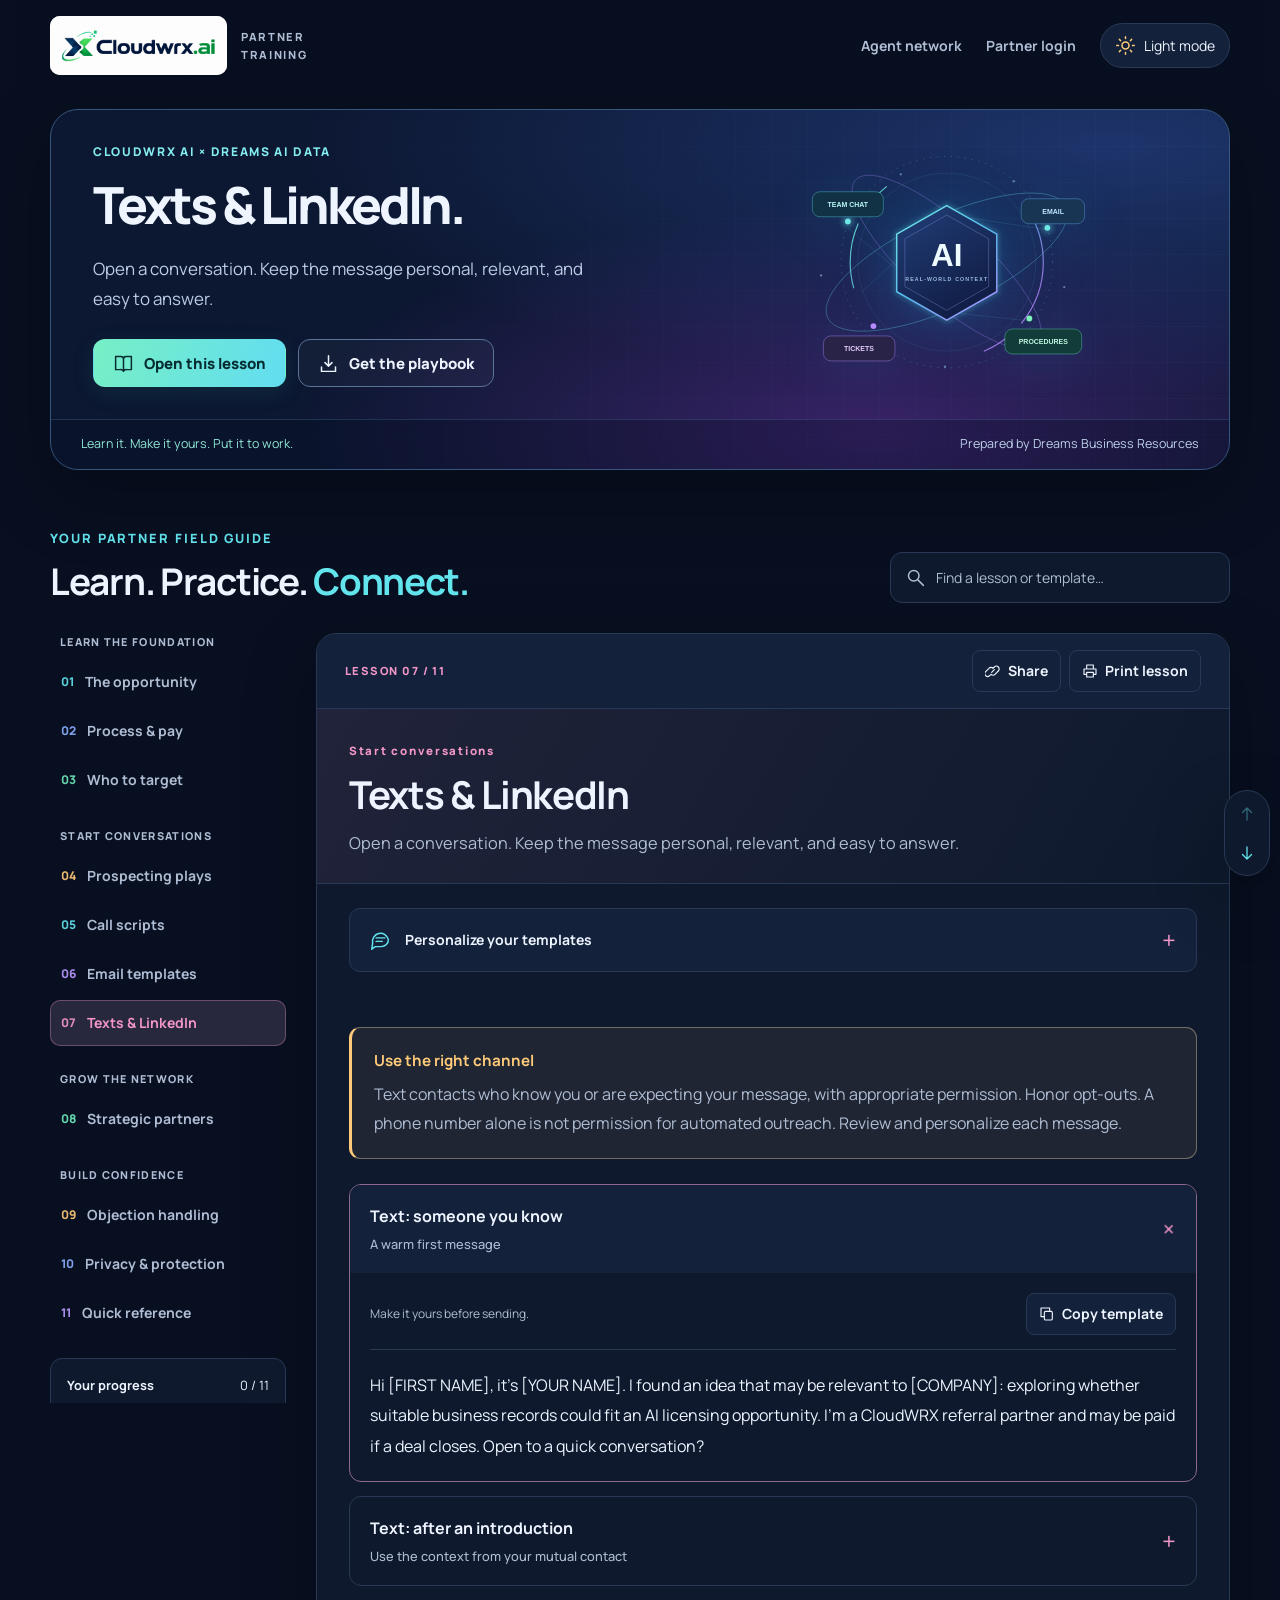
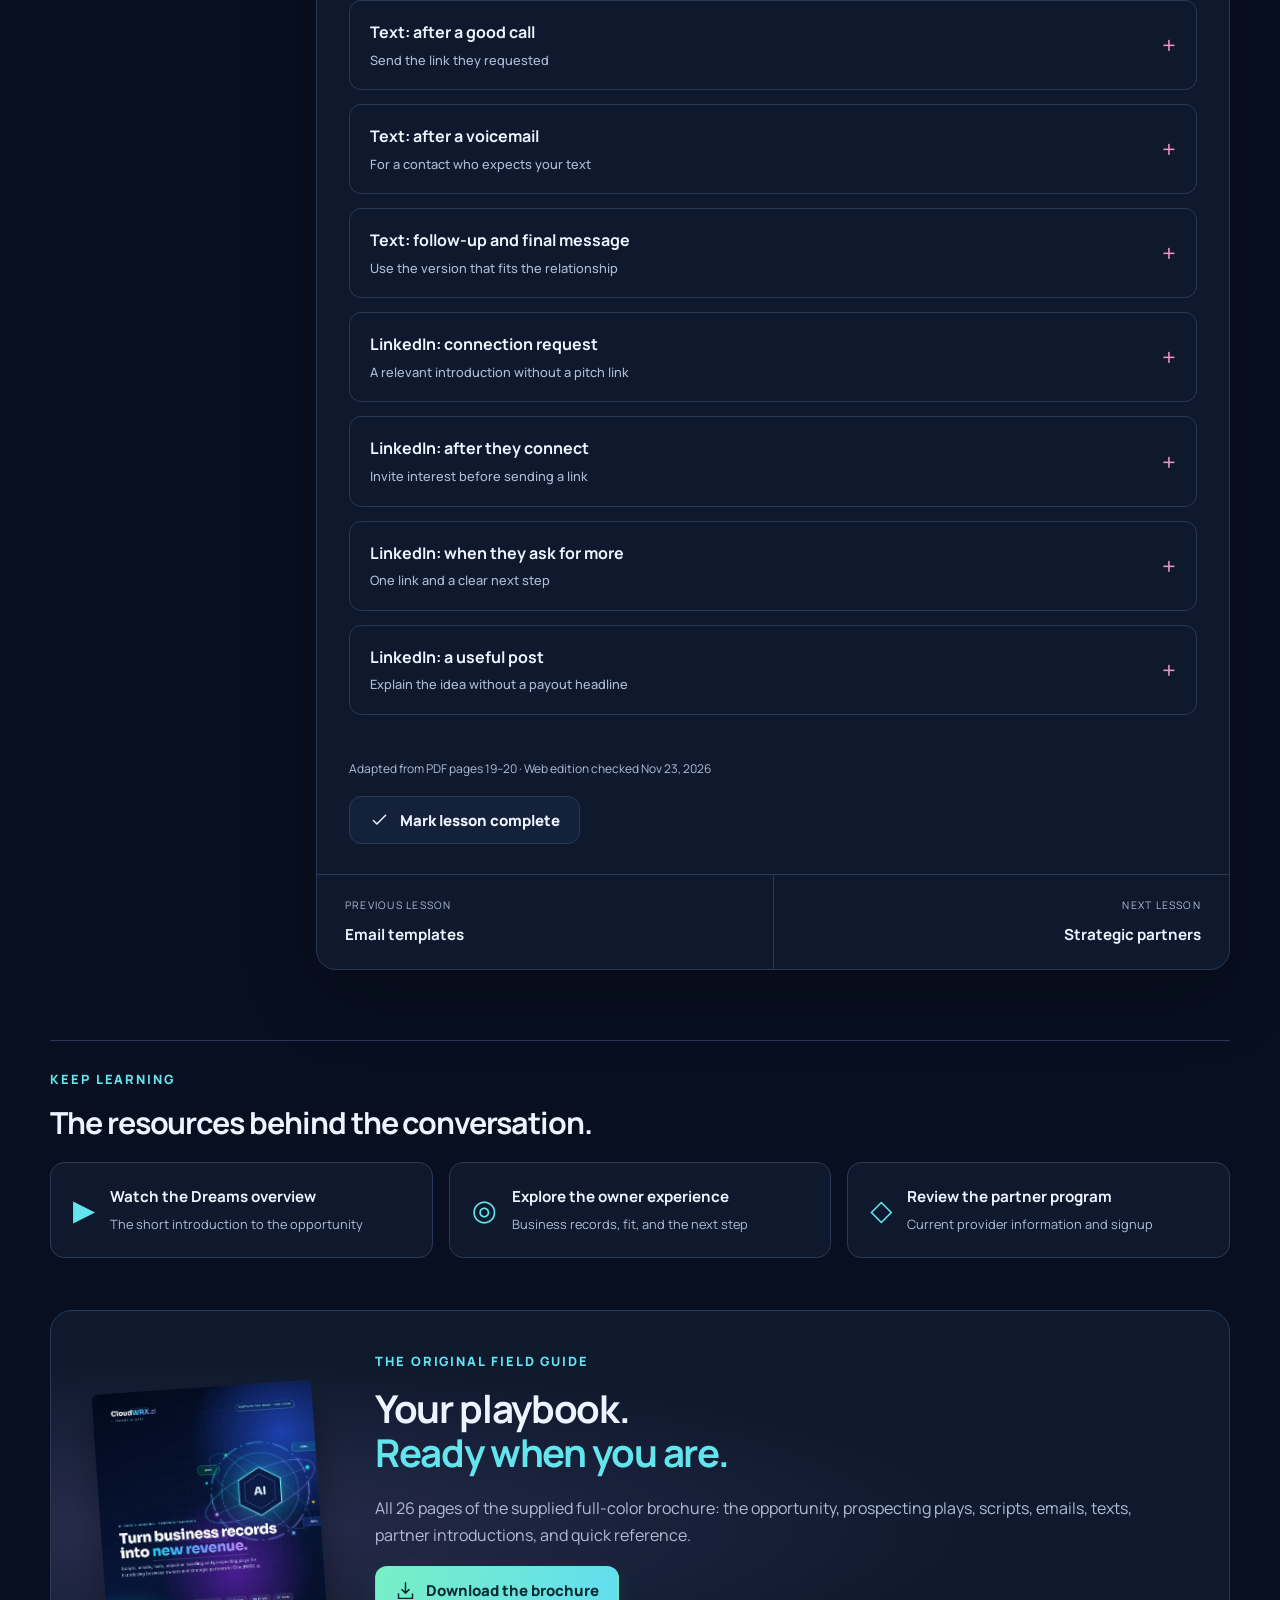
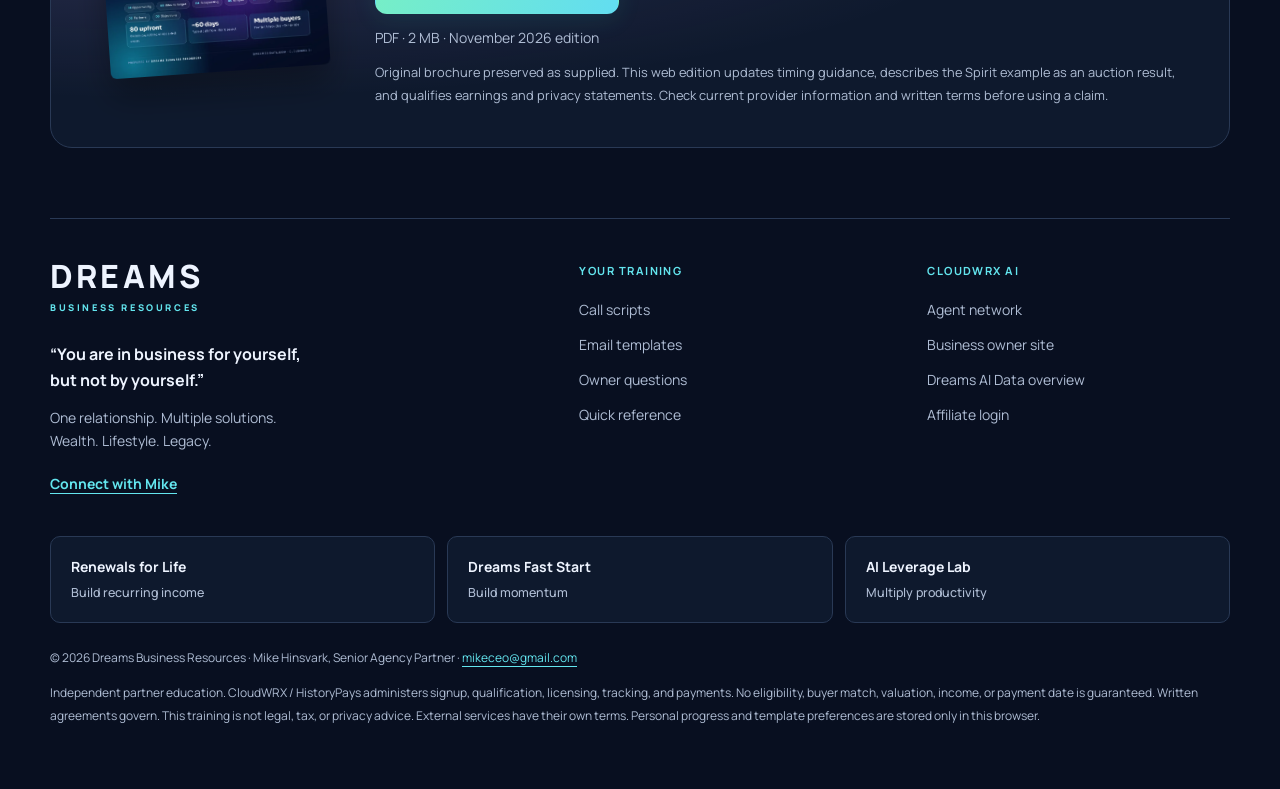
<file: training/texts-linkedin/index.html>
<!doctype html><html lang="en" data-theme="dark"><head><meta charset="UTF-8"><meta name="viewport" content="width=device-width, initial-scale=1"><title>Texts &amp; LinkedIn | CloudWRX AI Partner Training</title><meta name="description" content="Open a conversation. Keep the message personal, relevant, and easy to answer."><meta name="color-scheme" content="dark light"><meta name="theme-color" content="#080f20"><link rel="canonical" href="https://cloudwrxai.com/training/texts-linkedin/"><meta property="og:title" content="Texts &amp; LinkedIn | CloudWRX AI Partner Training"><meta property="og:description" content="Open a conversation. Keep the message personal, relevant, and easy to answer."><meta property="og:type" content="website"><meta property="og:url" content="https://cloudwrxai.com/training/texts-linkedin/"><meta property="og:image" content="https://cloudwrxai.com/training/assets/playbook-cover.webp"><link rel="icon" type="image/svg+xml" href="/training/assets/favicon.svg"><script>try{var t=localStorage.getItem('cloudwrx-training-theme');if(t==='light'||t==='dark')document.documentElement.dataset.theme=t}catch(e){}</script><link rel="preconnect" href="https://fonts.googleapis.com"><link rel="preconnect" href="https://fonts.gstatic.com" crossorigin><link href="https://fonts.googleapis.com/css2?family=Manrope:wght@400;500;600;700;800&amp;display=swap" rel="stylesheet"><link rel="stylesheet" href="/training/assets/training.css"><script src="/training/assets/training.js" defer></script><script type="application/ld+json">{"@context":"https://schema.org","@type":"LearningResource","name":"Texts & LinkedIn | CloudWRX AI Partner Training","description":"Open a conversation. Keep the message personal, relevant, and easy to answer.","url":"https://cloudwrxai.com/training/texts-linkedin/","inLanguage":"en","learningResourceType":"Partner training guide","publisher":{"@type":"Organization","name":"Dreams Business Resources"},"isAccessibleForFree":true}</script></head><body data-chapter="texts-linkedin"><a class="skip-link" href="#lesson">Skip to the lesson</a><header class="site-header wrap" id="top"><a class="brand" href="/training/" aria-label="CloudWRX training home"><img src="/training/assets/cloudwrx-logo.png" width="1080" height="360" alt="Cloudwrx.ai"><span>PARTNER TRAINING</span></a><nav class="header-actions" aria-label="Main navigation"><a class="header-link" data-ref-kind="agent" href="https://cloudwrxai.com/?ref=bbq4pucskp">Agent network</a><a class="header-link" href="https://historypays.com/login" target="_blank" rel="noopener">Partner login</a><button id="theme-toggle" class="theme-toggle" aria-label="Switch to light mode" type="button"><svg aria-hidden="true" viewBox="0 0 24 24" fill="none" stroke="currentColor" stroke-width="1.7" stroke-linecap="round" stroke-linejoin="round"><circle cx="12" cy="12" r="4"/><path d="M12 2v2m0 16v2M2 12h2m16 0h2M5 5l1.5 1.5m11 11L19 19M5 19l1.5-1.5m11-11L19 5"/></svg><span>Light mode</span></button></nav></header><main><section class="hero wrap chapter-hero" aria-labelledby="hero-title" data-section><div class="hero-copy"><span class="eyebrow">CLOUDWRX AI × DREAMS AI DATA</span><h1 id="hero-title">Texts &amp; LinkedIn.</h1><p>Open a conversation. Keep the message personal, relevant, and easy to answer.</p><div class="button-row"><a class="button primary" href="#library"><svg aria-hidden="true" viewBox="0 0 24 24" fill="none" stroke="currentColor" stroke-width="1.7" stroke-linecap="round" stroke-linejoin="round"><path d="M3 4h6a3 3 0 0 1 3 3v14a4 4 0 0 0-4-2H3Zm18 0h-6a3 3 0 0 0-3 3v14a4 4 0 0 1 4-2h5Z"/></svg>Open this lesson</a><a class="button ghost" href="/training/CloudWRX-AI-Data-Partner-Training-Playbook.pdf" download><svg aria-hidden="true" viewBox="0 0 24 24" fill="none" stroke="currentColor" stroke-width="1.7" stroke-linecap="round" stroke-linejoin="round"><path d="M12 3v12m-4-4 4 4 4-4M4 16v5h16v-5"/></svg>Get the playbook</a></div><div class="hero-meta"><span><b>11</b> practical lessons</span><span><b>26</b> page playbook</span><span>Built for real conversations</span></div></div><div class="hero-art"><img src="/training/assets/knowledge-network.svg" width="560" height="430" alt="Operational knowledge connected to AI: email, tickets, chat, and procedures"><div class="art-caption">BUSINESS KNOWLEDGE. HUMAN CONNECTION.</div></div><div class="hero-bottom"><span>Learn it. Make it yours. Put it to work.</span><span>Prepared by Dreams Business Resources</span></div></section><section class="library wrap" id="library" data-section><div class="library-heading"><div><span class="eyebrow">YOUR PARTNER FIELD GUIDE</span><h2>Learn. Practice. <em>Connect.</em></h2></div><div class="library-search"><label class="sr-only" for="training-search">Search the training library</label><div class="search-box"><svg aria-hidden="true" viewBox="0 0 24 24" fill="none" stroke="currentColor" stroke-width="1.7" stroke-linecap="round" stroke-linejoin="round"><circle cx="10" cy="10" r="6"/><path d="m15 15 6 6"/></svg><input type="search" id="training-search" placeholder="Find a lesson or template…" autocomplete="off" aria-controls="search-results"></div><div id="search-results" hidden aria-live="polite"></div></div></div><div class="library-grid"><aside class="library-sidebar"><nav class="chapter-nav" aria-label="Training chapters"><p class="nav-group">Learn the foundation</p><a class="chapter-tab cyan" data-route data-chapter="opportunity" href="/training/opportunity/#library" ><span class="chapter-num">01</span><span>The opportunity</span><span class="completion-mark" aria-hidden="true">✓</span></a><a class="chapter-tab blue" data-route data-chapter="how-it-works" href="/training/how-it-works/#library" ><span class="chapter-num">02</span><span>Process & pay</span><span class="completion-mark" aria-hidden="true">✓</span></a><a class="chapter-tab green" data-route data-chapter="who-to-target" href="/training/who-to-target/#library" ><span class="chapter-num">03</span><span>Who to target</span><span class="completion-mark" aria-hidden="true">✓</span></a><p class="nav-group">Start conversations</p><a class="chapter-tab amber" data-route data-chapter="prospecting" href="/training/prospecting/#library" ><span class="chapter-num">04</span><span>Prospecting plays</span><span class="completion-mark" aria-hidden="true">✓</span></a><a class="chapter-tab cyan" data-route data-chapter="call-scripts" href="/training/call-scripts/#library" ><span class="chapter-num">05</span><span>Call scripts</span><span class="completion-mark" aria-hidden="true">✓</span></a><a class="chapter-tab violet" data-route data-chapter="email-templates" href="/training/email-templates/#library" ><span class="chapter-num">06</span><span>Email templates</span><span class="completion-mark" aria-hidden="true">✓</span></a><a class="chapter-tab pink" data-route data-chapter="texts-linkedin" href="/training/texts-linkedin/#library" aria-current="page"><span class="chapter-num">07</span><span>Texts & LinkedIn</span><span class="completion-mark" aria-hidden="true">✓</span></a><p class="nav-group">Grow the network</p><a class="chapter-tab green" data-route data-chapter="strategic-partners" href="/training/strategic-partners/#library" ><span class="chapter-num">08</span><span>Strategic partners</span><span class="completion-mark" aria-hidden="true">✓</span></a><p class="nav-group">Build confidence</p><a class="chapter-tab amber" data-route data-chapter="objections" href="/training/objections/#library" ><span class="chapter-num">09</span><span>Objection handling</span><span class="completion-mark" aria-hidden="true">✓</span></a><a class="chapter-tab blue" data-route data-chapter="privacy" href="/training/privacy/#library" ><span class="chapter-num">10</span><span>Privacy & protection</span><span class="completion-mark" aria-hidden="true">✓</span></a><a class="chapter-tab violet" data-route data-chapter="quick-reference" href="/training/quick-reference/#library" ><span class="chapter-num">11</span><span>Quick reference</span><span class="completion-mark" aria-hidden="true">✓</span></a></nav><div class="progress-card"><div><strong>Your progress</strong><span id="progress-count">0 / 11</span></div><progress id="learning-progress" max="11" value="0" aria-label="Lessons completed"></progress><small>Saved on this device.</small></div></aside><article class="lesson pink" id="lesson"><div class="lesson-toolbar"><span class="lesson-label">LESSON 07 / 11</span><div><button class="small-button" id="share-lesson" aria-label="Copy lesson link"><svg aria-hidden="true" viewBox="0 0 24 24" fill="none" stroke="currentColor" stroke-width="1.7" stroke-linecap="round" stroke-linejoin="round"><path d="m10 14 4-4m-5 7-2 2a4 4 0 0 1-6-6l5-5a4 4 0 0 1 6 0m0 0 2-2a4 4 0 1 1 6 6l-5 5a4 4 0 0 1-6 0"/></svg><span>Share</span></button><button class="small-button" id="print-lesson" aria-label="Print lesson"><svg aria-hidden="true" viewBox="0 0 24 24" fill="none" stroke="currentColor" stroke-width="1.7" stroke-linecap="round" stroke-linejoin="round"><path d="M7 8V3h10v5M6 17H3V9h18v8h-3M7 14h10v7H7Z"/></svg><span>Print lesson</span></button></div></div><div class="lesson-heading"><span class="eyebrow">Start conversations</span><h2>Texts & LinkedIn</h2><p>Open a conversation. Keep the message personal, relevant, and easy to answer.</p></div><details class="personalizer"><summary><svg aria-hidden="true" viewBox="0 0 24 24" fill="none" stroke="currentColor" stroke-width="1.7" stroke-linecap="round" stroke-linejoin="round"><path d="M21 11a8 8 0 0 1-8 8H6l-4 3 1-7a8 8 0 1 1 18-4Z"/><path d="M7 9h10M7 13h7"/></svg> Personalize your templates <span class="expand" aria-hidden="true">+</span></summary><form id="template-settings"><p>Add your details once. They stay in this browser and fill matching brackets when you copy. Review the remaining brackets before sending.</p><div class="form-grid"><label>Your name<input name="name" autocomplete="name" placeholder="Your name" maxlength="100"></label><label>Your phone<input name="phone" type="tel" autocomplete="tel" placeholder="Your phone" maxlength="50"></label><label>Your personal client link<input name="client" type="url" placeholder="https://…" maxlength="1000"></label><label>Your personal partner link<input name="partner" type="url" placeholder="https://…" maxlength="1000"></label></div><div class="button-row"><button class="button primary" type="submit">Save details</button><button class="small-button" type="button" id="clear-details">Clear details</button><span id="settings-status" class="caption" role="status"></span></div></form></details><div class="lesson-body"><aside class="note amber"><strong>Use the right channel</strong><p>Text contacts who know you or are expecting your message, with appropriate permission. Honor opt-outs. A phone number alone is not permission for automated outreach. Review and personalize each message.</p></aside><details class="template" open><summary><span>Text: someone you know<small>A warm first message</small></span><span class="expand" aria-hidden="true">+</span></summary><div class="template-content"><div class="copy-row"><span>Make it yours before sending.</span><button class="small-button" data-copy="template-0"><svg aria-hidden="true" viewBox="0 0 24 24" fill="none" stroke="currentColor" stroke-width="1.7" stroke-linecap="round" stroke-linejoin="round"><rect x="8" y="8" width="12" height="13" rx="2"/><path d="M16 8V3H3v13h5"/></svg> Copy template</button></div><div class="script-text" id="template-0" data-template>Hi [FIRST NAME], it’s [YOUR NAME]. I found an idea that may be relevant to [COMPANY]: exploring whether suitable business records could fit an AI licensing opportunity. I’m a CloudWRX referral partner and may be paid if a deal closes. Open to a quick conversation?</div></div></details><details class="template" ><summary><span>Text: after an introduction<small>Use the context from your mutual contact</small></span><span class="expand" aria-hidden="true">+</span></summary><div class="template-content"><div class="copy-row"><span>Make it yours before sending.</span><button class="small-button" data-copy="template-1"><svg aria-hidden="true" viewBox="0 0 24 24" fill="none" stroke="currentColor" stroke-width="1.7" stroke-linecap="round" stroke-linejoin="round"><rect x="8" y="8" width="12" height="13" rx="2"/><path d="M16 8V3H3v13h5"/></svg> Copy template</button></div><div class="script-text" id="template-1" data-template>Hi [FIRST NAME], this is [YOUR NAME]. [MUTUAL CONTACT] suggested we connect about whether [COMPANY]’s operational records might fit an AI licensing opportunity. I’m a CloudWRX referral partner. Is this a good place to send a brief overview?</div></div></details><details class="template" ><summary><span>Text: after a good call<small>Send the link they requested</small></span><span class="expand" aria-hidden="true">+</span></summary><div class="template-content"><div class="copy-row"><span>Make it yours before sending.</span><button class="small-button" data-copy="template-2"><svg aria-hidden="true" viewBox="0 0 24 24" fill="none" stroke="currentColor" stroke-width="1.7" stroke-linecap="round" stroke-linejoin="round"><rect x="8" y="8" width="12" height="13" rx="2"/><path d="M16 8V3H3v13h5"/></svg> Copy template</button></div><div class="script-text" id="template-2" data-template>Great talking with you, [FIRST NAME]. Here’s my client link as promised:
[YOUR CLIENT LINK]
The CloudWRX team can review fit and explain the next step. Happy to help coordinate an introduction.
[YOUR NAME]</div></div></details><details class="template" ><summary><span>Text: after a voicemail<small>For a contact who expects your text</small></span><span class="expand" aria-hidden="true">+</span></summary><div class="template-content"><div class="copy-row"><span>Make it yours before sending.</span><button class="small-button" data-copy="template-3"><svg aria-hidden="true" viewBox="0 0 24 24" fill="none" stroke="currentColor" stroke-width="1.7" stroke-linecap="round" stroke-linejoin="round"><rect x="8" y="8" width="12" height="13" rx="2"/><path d="M16 8V3H3v13h5"/></svg> Copy template</button></div><div class="script-text" id="template-3" data-template>Hi [FIRST NAME], [YOUR NAME] here. Just left you a voicemail about a possible AI data licensing conversation for [COMPANY]. I’m a referral partner. If it’s relevant, I can send a short overview or arrange an introduction.</div></div></details><details class="template" ><summary><span>Text: follow-up and final message<small>Use the version that fits the relationship</small></span><span class="expand" aria-hidden="true">+</span></summary><div class="template-content"><div class="copy-row"><span>Make it yours before sending.</span><button class="small-button" data-copy="template-4"><svg aria-hidden="true" viewBox="0 0 24 24" fill="none" stroke="currentColor" stroke-width="1.7" stroke-linecap="round" stroke-linejoin="round"><rect x="8" y="8" width="12" height="13" rx="2"/><path d="M16 8V3H3v13h5"/></svg> Copy template</button></div><div class="script-text" id="template-4" data-template>GENTLE FOLLOW-UP
Hi [FIRST NAME], did you get a chance to look? Happy to help with questions or introduce you to the team. [YOUR NAME]

FINAL NOTE
Hi [FIRST NAME], I’ll close the loop for now. If you’d like to revisit the idea later, I’m here. Thanks! [YOUR NAME]</div></div></details><details class="template" ><summary><span>LinkedIn: connection request<small>A relevant introduction without a pitch link</small></span><span class="expand" aria-hidden="true">+</span></summary><div class="template-content"><div class="copy-row"><span>Make it yours before sending.</span><button class="small-button" data-copy="template-5"><svg aria-hidden="true" viewBox="0 0 24 24" fill="none" stroke="currentColor" stroke-width="1.7" stroke-linecap="round" stroke-linejoin="round"><rect x="8" y="8" width="12" height="13" rx="2"/><path d="M16 8V3H3v13h5"/></svg> Copy template</button></div><div class="script-text" id="template-5" data-template>Hi [FIRST NAME], I work with business owners in [INDUSTRY OR CITY] on practical business opportunities. I noticed [RELEVANT CONTEXT] and would be glad to connect.</div></div></details><details class="template" ><summary><span>LinkedIn: after they connect<small>Invite interest before sending a link</small></span><span class="expand" aria-hidden="true">+</span></summary><div class="template-content"><div class="copy-row"><span>Make it yours before sending.</span><button class="small-button" data-copy="template-6"><svg aria-hidden="true" viewBox="0 0 24 24" fill="none" stroke="currentColor" stroke-width="1.7" stroke-linecap="round" stroke-linejoin="round"><rect x="8" y="8" width="12" height="13" rx="2"/><path d="M16 8V3H3v13h5"/></svg> Copy template</button></div><div class="script-text" id="template-6" data-template>Thanks for connecting, [FIRST NAME]. I’m a referral partner with CloudWRX. Have you explored whether suitable historical operational records could have a licensing use for AI? I thought it might be relevant to [COMPANY]. Worth a brief overview?</div></div></details><details class="template" ><summary><span>LinkedIn: when they ask for more<small>One link and a clear next step</small></span><span class="expand" aria-hidden="true">+</span></summary><div class="template-content"><div class="copy-row"><span>Make it yours before sending.</span><button class="small-button" data-copy="template-7"><svg aria-hidden="true" viewBox="0 0 24 24" fill="none" stroke="currentColor" stroke-width="1.7" stroke-linecap="round" stroke-linejoin="round"><rect x="8" y="8" width="12" height="13" rx="2"/><path d="M16 8V3H3v13h5"/></svg> Copy template</button></div><div class="script-text" id="template-7" data-template>Happy to share. Here’s my client link:
[YOUR CLIENT LINK]
The provider team can discuss current fit, privacy review, and terms. I can help arrange a call if that is easier. There is no guaranteed offer or payment.</div></div></details><details class="template" ><summary><span>LinkedIn: a useful post<small>Explain the idea without a payout headline</small></span><span class="expand" aria-hidden="true">+</span></summary><div class="template-content"><div class="copy-row"><span>Make it yours before sending.</span><button class="small-button" data-copy="template-8"><svg aria-hidden="true" viewBox="0 0 24 24" fill="none" stroke="currentColor" stroke-width="1.7" stroke-linecap="round" stroke-linejoin="round"><rect x="8" y="8" width="12" height="13" rx="2"/><path d="M16 8V3H3v13h5"/></svg> Copy template</button></div><div class="script-text" id="template-8" data-template>An overlooked part of business knowledge is the record of how work gets done: decisions, handoffs, tickets, and procedures.

Some AI buyers license suitable operational records for training or evaluation. The questions come first: Who owns the rights? What must stay out? How is privacy reviewed? What would an agreement permit?

I’m a CloudWRX referral partner and may be compensated if a deal closes. If you’re curious about exploring fit, message me for the overview. No buyer match or payment is guaranteed.</div></div></details></div><div class="lesson-end"><p class="caption">Adapted from PDF pages 19–20 · Web edition checked Nov 23, 2026</p><button class="button complete-button" id="complete-lesson" aria-pressed="false"><svg aria-hidden="true" viewBox="0 0 24 24" fill="none" stroke="currentColor" stroke-width="1.7" stroke-linecap="round" stroke-linejoin="round"><path d="m5 12 4 4L19 6"/></svg><span>Mark lesson complete</span></button></div><nav class="lesson-pagination" aria-label="Previous and next lesson"><a data-route href="/training/email-templates/#library"><small>PREVIOUS LESSON</small><strong>Email templates</strong></a><a data-route href="/training/strategic-partners/#library"><small>NEXT LESSON</small><strong>Strategic partners</strong></a></nav></article></div></section><section id="resources" class="resources wrap" data-section><div class="section-heading"><span class="eyebrow">KEEP LEARNING</span><h2>The resources behind the conversation.</h2></div><div class="resource-links"><a href="https://dreamsaidata.com/#overview" target="_blank" rel="noopener"><span class="resource-symbol">▶</span><span><strong>Watch the Dreams overview</strong><small>The short introduction to the opportunity</small></span></a><a data-ref-kind="client" href="https://cloudwrxaidata.com/?ref=bbq4pucskp" target="_blank" rel="noopener"><span class="resource-symbol">◎</span><span><strong>Explore the owner experience</strong><small>Business records, fit, and the next step</small></span></a><a data-ref-kind="partner" href="https://cloudwrx.ai/partners?ref=bbq4pucskp" target="_blank" rel="noopener"><span class="resource-symbol">◇</span><span><strong>Review the partner program</strong><small>Current provider information and signup</small></span></a></div></section><section id="download" class="download wrap" data-section><img src="/training/assets/playbook-cover.webp" width="850" height="1100" alt="CloudWRX AI Partner Training Playbook cover" loading="lazy"><div><span class="eyebrow">THE ORIGINAL FIELD GUIDE</span><h2>Your playbook.<br><em>Ready when you are.</em></h2><p>All 26 pages of the supplied full-color brochure: the opportunity, prospecting plays, scripts, emails, texts, partner introductions, and quick reference.</p><a class="button primary" href="/training/CloudWRX-AI-Data-Partner-Training-Playbook.pdf" download><svg aria-hidden="true" viewBox="0 0 24 24" fill="none" stroke="currentColor" stroke-width="1.7" stroke-linecap="round" stroke-linejoin="round"><path d="M12 3v12m-4-4 4 4 4-4M4 16v5h16v-5"/></svg>Download the brochure</a><p class="caption">PDF · 2 MB · November 2026 edition</p><p class="source-note">Original brochure preserved as supplied. This web edition updates timing guidance, describes the Spirit example as an auction result, and qualifies earnings and privacy statements. Check current provider information and written terms before using a claim.</p></div></section></main><footer class="footer wrap" id="footer" data-section><div class="footer-main"><div class="footer-brand"><a href="https://renewalsforlife.com/" class="dreams-wordmark">DREAMS<span>BUSINESS RESOURCES</span></a><p class="footer-quote">“You are in business for yourself,<br>but not by yourself.”</p><p>One relationship. Multiple solutions.<br>Wealth. Lifestyle. Legacy.</p><a href="mailto:mikeceo@gmail.com">Connect with Mike</a></div><div><h2>YOUR TRAINING</h2><a href="/training/call-scripts/#library" data-route>Call scripts</a><a href="/training/email-templates/#library" data-route>Email templates</a><a href="/training/objections/#library" data-route>Owner questions</a><a href="/training/quick-reference/#library" data-route>Quick reference</a></div><div><h2>CLOUDWRX AI</h2><a data-ref-kind="agent" href="https://cloudwrxai.com/?ref=bbq4pucskp">Agent network</a><a data-ref-kind="client" href="https://cloudwrxaidata.com/?ref=bbq4pucskp" target="_blank" rel="noopener">Business owner site</a><a href="https://dreamsaidata.com/#overview" target="_blank" rel="noopener">Dreams AI Data overview</a><a href="https://historypays.com/login" target="_blank" rel="noopener">Affiliate login</a></div></div><div class="ecosystem"><a href="https://renewalsforlife.com/">Renewals for Life<span>Build recurring income</span></a><a href="https://dreamsfaststart.com/">Dreams Fast Start<span>Build momentum</span></a><a href="https://aileveragelab.pro/">AI Leverage Lab<span>Multiply productivity</span></a></div><div class="footer-legal"><p>© 2026 Dreams Business Resources · Mike Hinsvark, Senior Agency Partner · <a href="mailto:mikeceo@gmail.com">mikeceo@gmail.com</a></p><p>Independent partner education. CloudWRX / HistoryPays administers signup, qualification, licensing, tracking, and payments. No eligibility, buyer match, valuation, income, or payment date is guaranteed. Written agreements govern. This training is not legal, tax, or privacy advice. External services have their own terms. Personal progress and template preferences are stored only in this browser.</p></div></footer><nav class="page-navigation" aria-label="Page navigation"><button id="section-up" aria-label="Previous section"><svg aria-hidden="true" viewBox="0 0 24 24" fill="none" stroke="currentColor" stroke-width="1.7" stroke-linecap="round" stroke-linejoin="round"><path d="M12 20V4m-6 6 6-6 6 6"/></svg></button><button id="section-down" aria-label="Next section"><svg aria-hidden="true" viewBox="0 0 24 24" fill="none" stroke="currentColor" stroke-width="1.7" stroke-linecap="round" stroke-linejoin="round"><path d="M12 4v16m-6-6 6 6 6-6"/></svg></button></nav><div id="toast" role="status" aria-live="polite"></div></body></html>
</file>
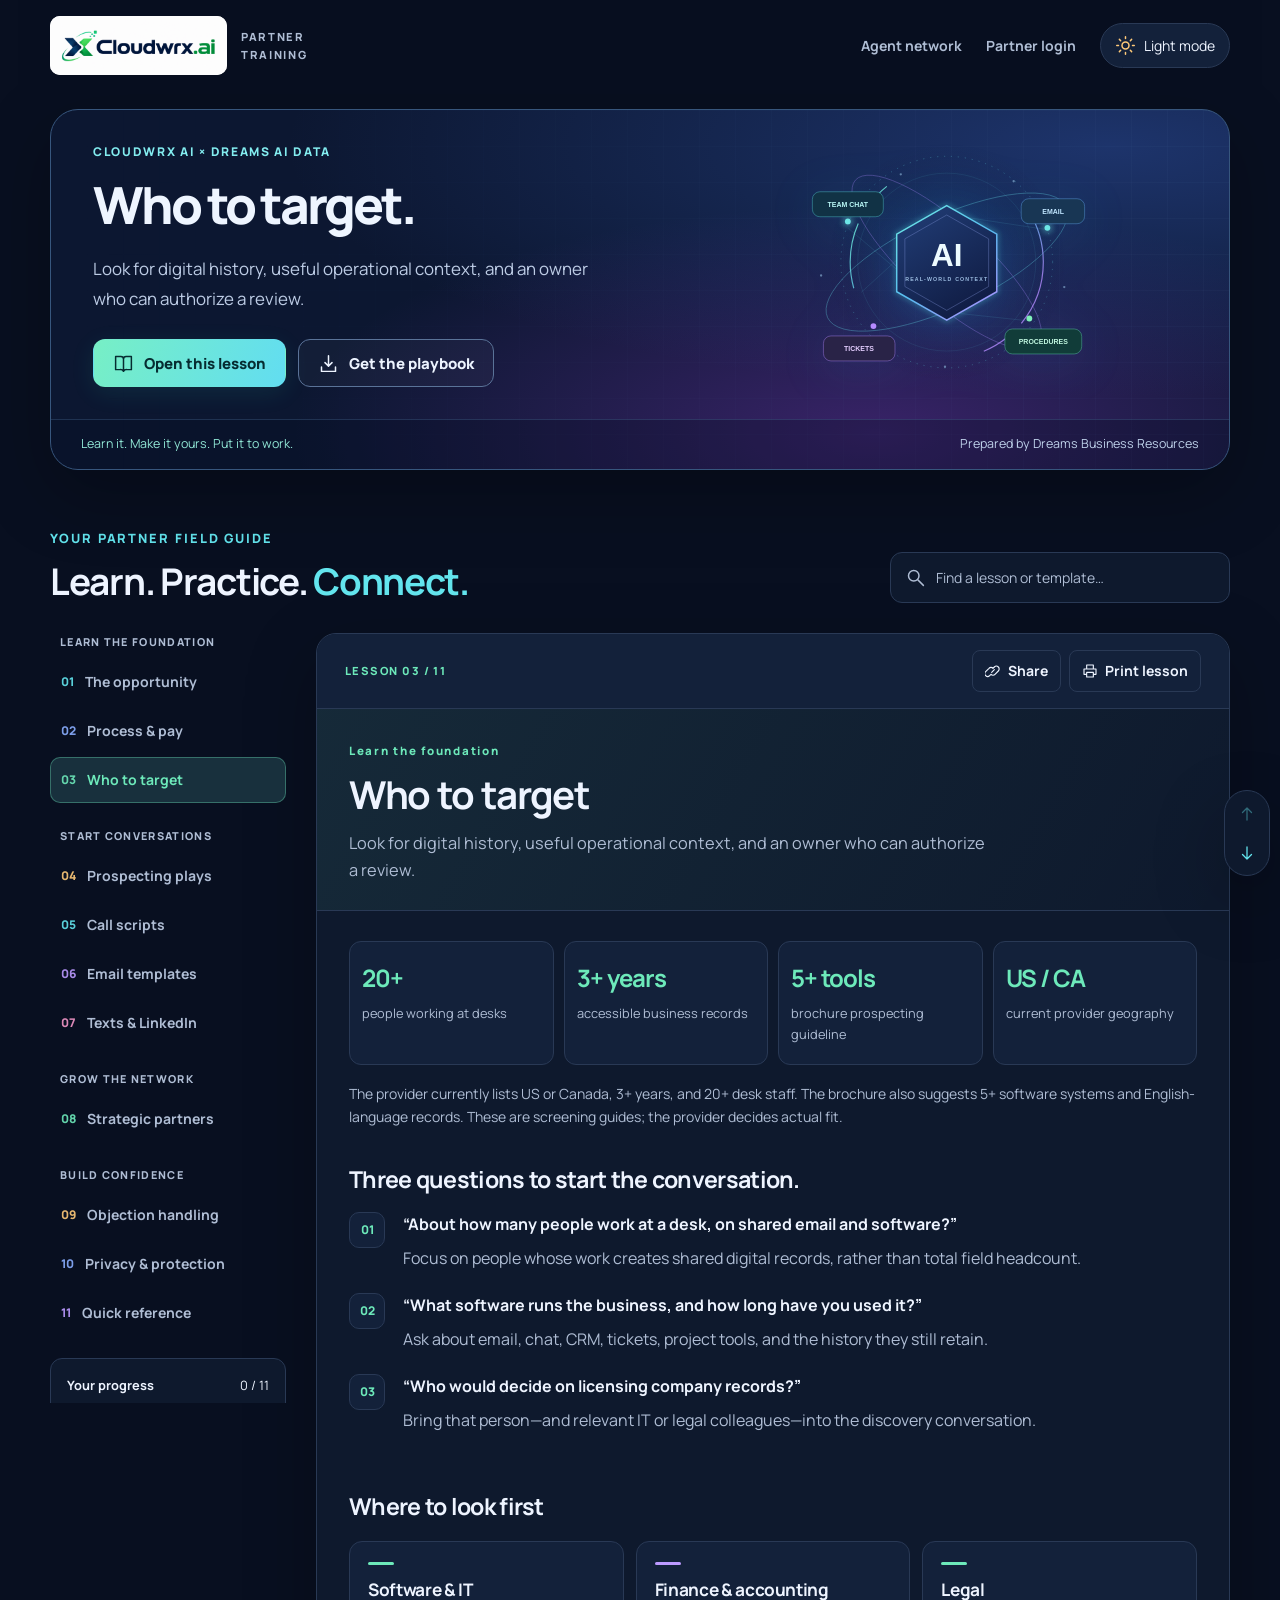
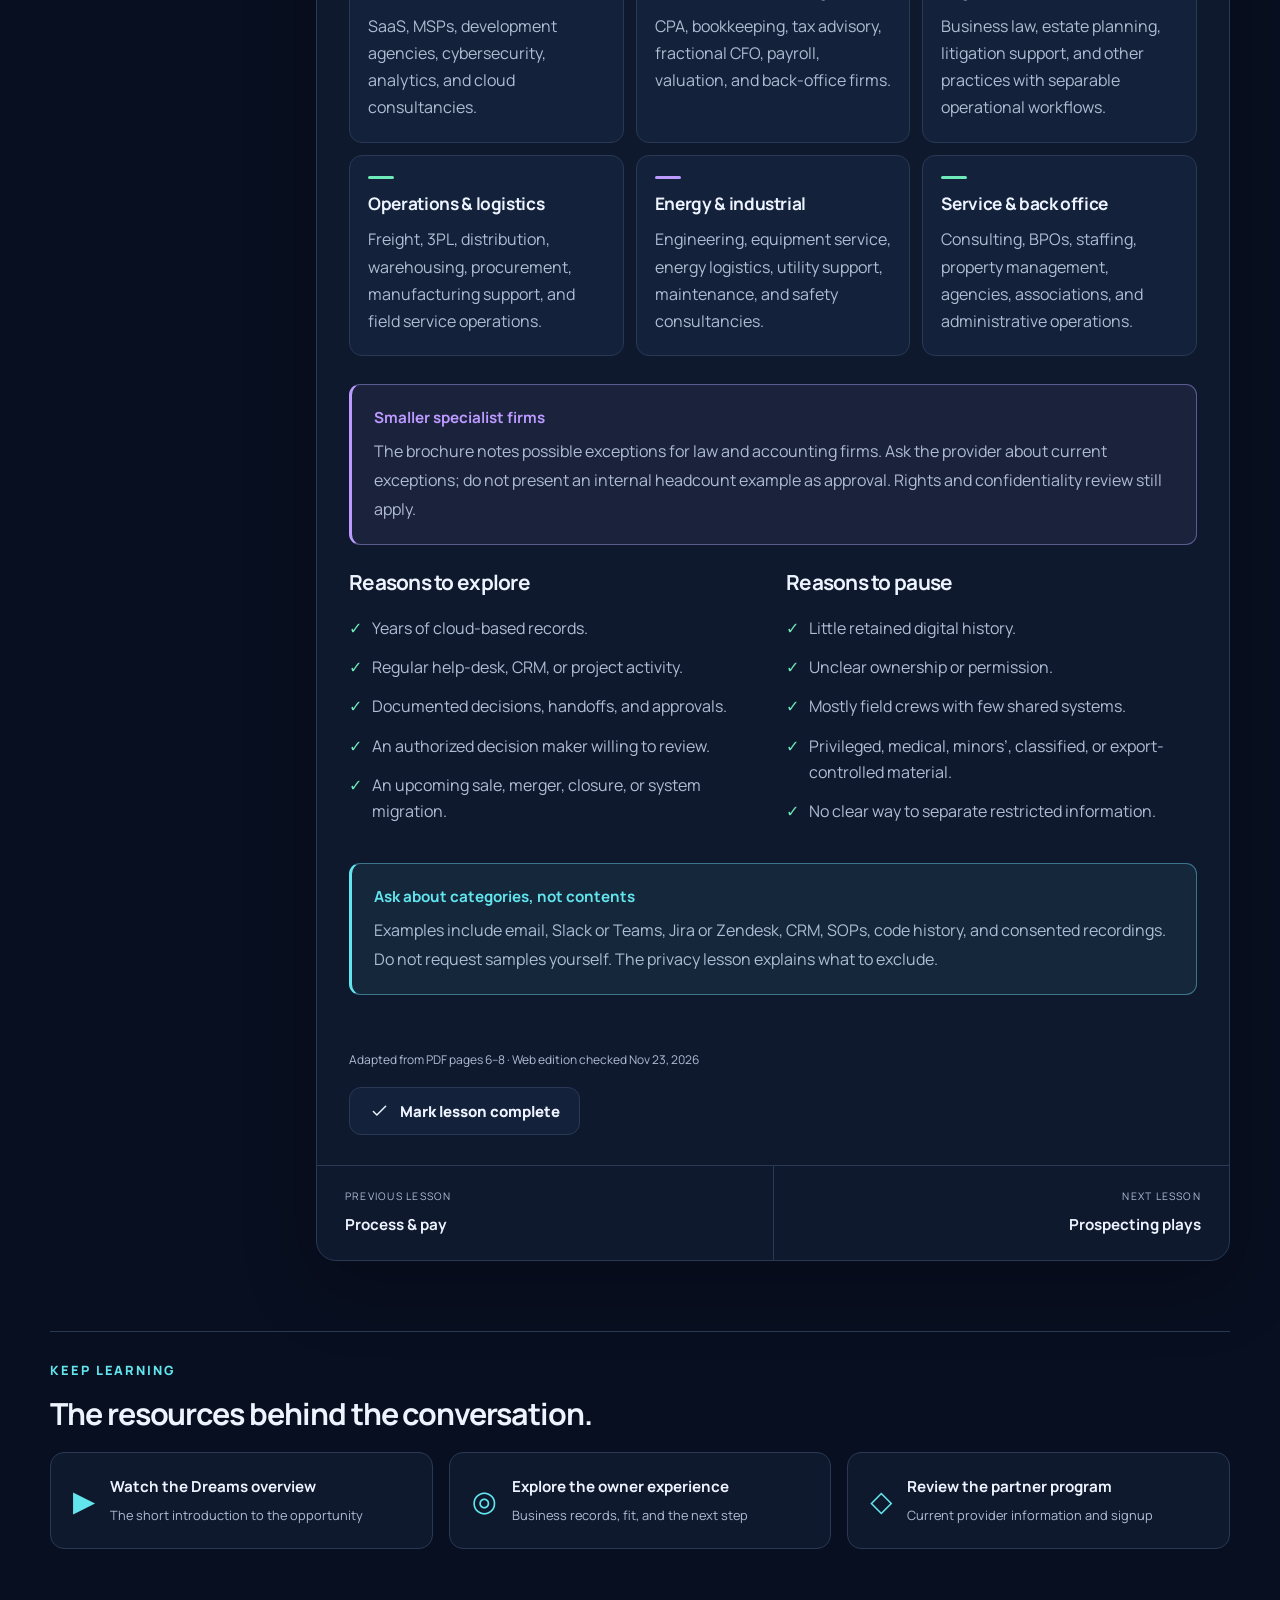
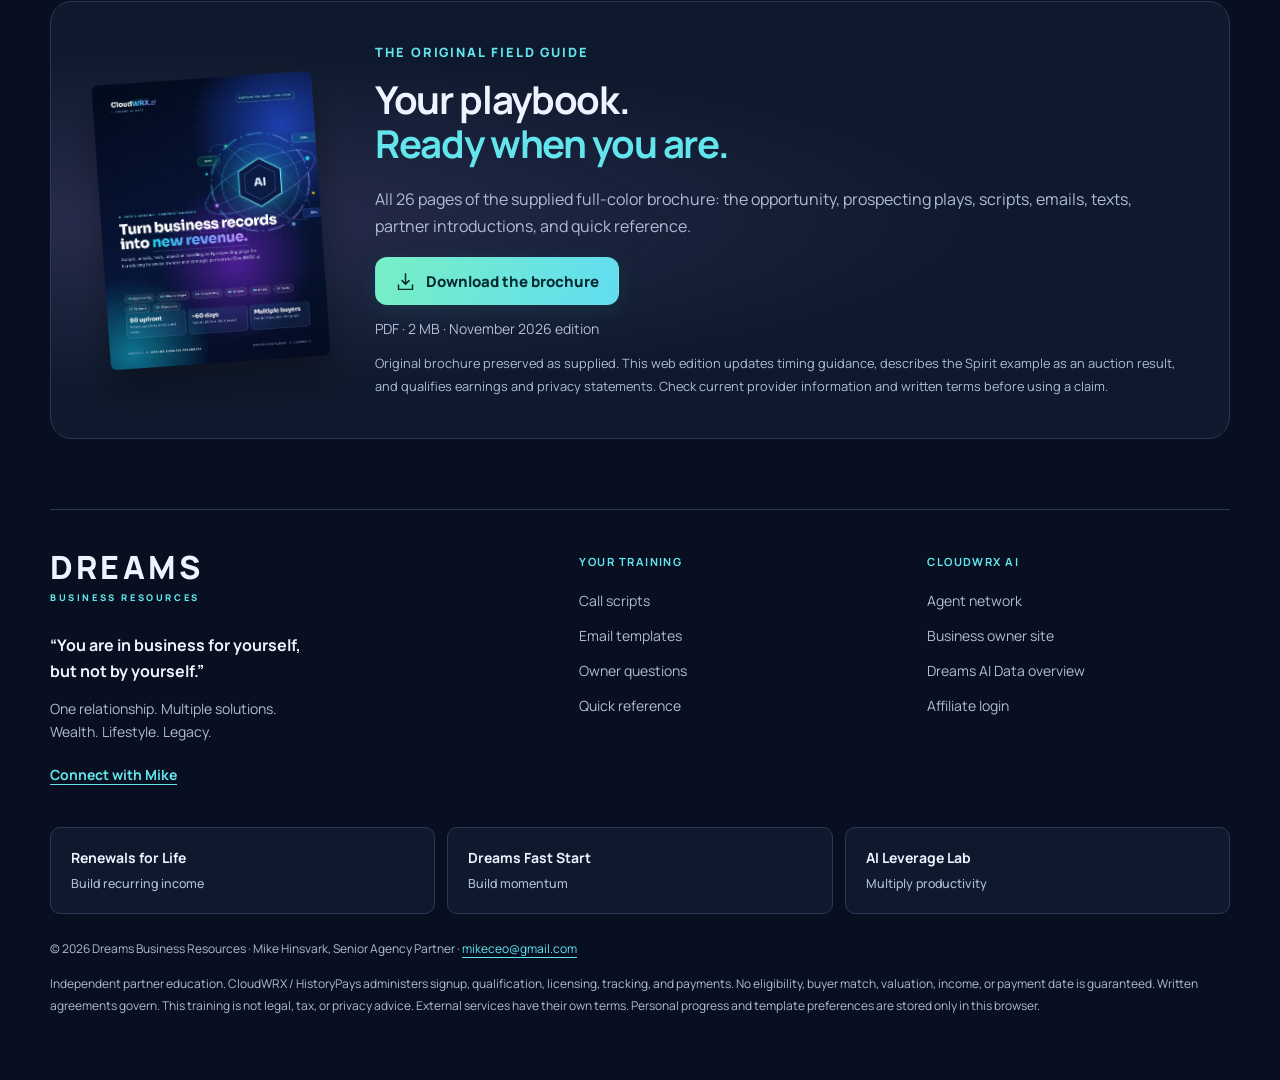
<file: training/who-to-target/index.html>
<!doctype html><html lang="en" data-theme="dark"><head><meta charset="UTF-8"><meta name="viewport" content="width=device-width, initial-scale=1"><title>Who to target | CloudWRX AI Partner Training</title><meta name="description" content="Look for digital history, useful operational context, and an owner who can authorize a review."><meta name="color-scheme" content="dark light"><meta name="theme-color" content="#080f20"><link rel="canonical" href="https://cloudwrxai.com/training/who-to-target/"><meta property="og:title" content="Who to target | CloudWRX AI Partner Training"><meta property="og:description" content="Look for digital history, useful operational context, and an owner who can authorize a review."><meta property="og:type" content="website"><meta property="og:url" content="https://cloudwrxai.com/training/who-to-target/"><meta property="og:image" content="https://cloudwrxai.com/training/assets/playbook-cover.webp"><link rel="icon" type="image/svg+xml" href="/training/assets/favicon.svg"><script>try{var t=localStorage.getItem('cloudwrx-training-theme');if(t==='light'||t==='dark')document.documentElement.dataset.theme=t}catch(e){}</script><link rel="preconnect" href="https://fonts.googleapis.com"><link rel="preconnect" href="https://fonts.gstatic.com" crossorigin><link href="https://fonts.googleapis.com/css2?family=Manrope:wght@400;500;600;700;800&amp;display=swap" rel="stylesheet"><link rel="stylesheet" href="/training/assets/training.css"><script src="/training/assets/training.js" defer></script><script type="application/ld+json">{"@context":"https://schema.org","@type":"LearningResource","name":"Who to target | CloudWRX AI Partner Training","description":"Look for digital history, useful operational context, and an owner who can authorize a review.","url":"https://cloudwrxai.com/training/who-to-target/","inLanguage":"en","learningResourceType":"Partner training guide","publisher":{"@type":"Organization","name":"Dreams Business Resources"},"isAccessibleForFree":true}</script></head><body data-chapter="who-to-target"><a class="skip-link" href="#lesson">Skip to the lesson</a><header class="site-header wrap" id="top"><a class="brand" href="/training/" aria-label="CloudWRX training home"><img src="/training/assets/cloudwrx-logo.png" width="1080" height="360" alt="Cloudwrx.ai"><span>PARTNER TRAINING</span></a><nav class="header-actions" aria-label="Main navigation"><a class="header-link" data-ref-kind="agent" href="https://cloudwrxai.com/?ref=bbq4pucskp">Agent network</a><a class="header-link" href="https://historypays.com/login" target="_blank" rel="noopener">Partner login</a><button id="theme-toggle" class="theme-toggle" aria-label="Switch to light mode" type="button"><svg aria-hidden="true" viewBox="0 0 24 24" fill="none" stroke="currentColor" stroke-width="1.7" stroke-linecap="round" stroke-linejoin="round"><circle cx="12" cy="12" r="4"/><path d="M12 2v2m0 16v2M2 12h2m16 0h2M5 5l1.5 1.5m11 11L19 19M5 19l1.5-1.5m11-11L19 5"/></svg><span>Light mode</span></button></nav></header><main><section class="hero wrap chapter-hero" aria-labelledby="hero-title" data-section><div class="hero-copy"><span class="eyebrow">CLOUDWRX AI × DREAMS AI DATA</span><h1 id="hero-title">Who to target.</h1><p>Look for digital history, useful operational context, and an owner who can authorize a review.</p><div class="button-row"><a class="button primary" href="#library"><svg aria-hidden="true" viewBox="0 0 24 24" fill="none" stroke="currentColor" stroke-width="1.7" stroke-linecap="round" stroke-linejoin="round"><path d="M3 4h6a3 3 0 0 1 3 3v14a4 4 0 0 0-4-2H3Zm18 0h-6a3 3 0 0 0-3 3v14a4 4 0 0 1 4-2h5Z"/></svg>Open this lesson</a><a class="button ghost" href="/training/CloudWRX-AI-Data-Partner-Training-Playbook.pdf" download><svg aria-hidden="true" viewBox="0 0 24 24" fill="none" stroke="currentColor" stroke-width="1.7" stroke-linecap="round" stroke-linejoin="round"><path d="M12 3v12m-4-4 4 4 4-4M4 16v5h16v-5"/></svg>Get the playbook</a></div><div class="hero-meta"><span><b>11</b> practical lessons</span><span><b>26</b> page playbook</span><span>Built for real conversations</span></div></div><div class="hero-art"><img src="/training/assets/knowledge-network.svg" width="560" height="430" alt="Operational knowledge connected to AI: email, tickets, chat, and procedures"><div class="art-caption">BUSINESS KNOWLEDGE. HUMAN CONNECTION.</div></div><div class="hero-bottom"><span>Learn it. Make it yours. Put it to work.</span><span>Prepared by Dreams Business Resources</span></div></section><section class="library wrap" id="library" data-section><div class="library-heading"><div><span class="eyebrow">YOUR PARTNER FIELD GUIDE</span><h2>Learn. Practice. <em>Connect.</em></h2></div><div class="library-search"><label class="sr-only" for="training-search">Search the training library</label><div class="search-box"><svg aria-hidden="true" viewBox="0 0 24 24" fill="none" stroke="currentColor" stroke-width="1.7" stroke-linecap="round" stroke-linejoin="round"><circle cx="10" cy="10" r="6"/><path d="m15 15 6 6"/></svg><input type="search" id="training-search" placeholder="Find a lesson or template…" autocomplete="off" aria-controls="search-results"></div><div id="search-results" hidden aria-live="polite"></div></div></div><div class="library-grid"><aside class="library-sidebar"><nav class="chapter-nav" aria-label="Training chapters"><p class="nav-group">Learn the foundation</p><a class="chapter-tab cyan" data-route data-chapter="opportunity" href="/training/opportunity/#library" ><span class="chapter-num">01</span><span>The opportunity</span><span class="completion-mark" aria-hidden="true">✓</span></a><a class="chapter-tab blue" data-route data-chapter="how-it-works" href="/training/how-it-works/#library" ><span class="chapter-num">02</span><span>Process & pay</span><span class="completion-mark" aria-hidden="true">✓</span></a><a class="chapter-tab green" data-route data-chapter="who-to-target" href="/training/who-to-target/#library" aria-current="page"><span class="chapter-num">03</span><span>Who to target</span><span class="completion-mark" aria-hidden="true">✓</span></a><p class="nav-group">Start conversations</p><a class="chapter-tab amber" data-route data-chapter="prospecting" href="/training/prospecting/#library" ><span class="chapter-num">04</span><span>Prospecting plays</span><span class="completion-mark" aria-hidden="true">✓</span></a><a class="chapter-tab cyan" data-route data-chapter="call-scripts" href="/training/call-scripts/#library" ><span class="chapter-num">05</span><span>Call scripts</span><span class="completion-mark" aria-hidden="true">✓</span></a><a class="chapter-tab violet" data-route data-chapter="email-templates" href="/training/email-templates/#library" ><span class="chapter-num">06</span><span>Email templates</span><span class="completion-mark" aria-hidden="true">✓</span></a><a class="chapter-tab pink" data-route data-chapter="texts-linkedin" href="/training/texts-linkedin/#library" ><span class="chapter-num">07</span><span>Texts & LinkedIn</span><span class="completion-mark" aria-hidden="true">✓</span></a><p class="nav-group">Grow the network</p><a class="chapter-tab green" data-route data-chapter="strategic-partners" href="/training/strategic-partners/#library" ><span class="chapter-num">08</span><span>Strategic partners</span><span class="completion-mark" aria-hidden="true">✓</span></a><p class="nav-group">Build confidence</p><a class="chapter-tab amber" data-route data-chapter="objections" href="/training/objections/#library" ><span class="chapter-num">09</span><span>Objection handling</span><span class="completion-mark" aria-hidden="true">✓</span></a><a class="chapter-tab blue" data-route data-chapter="privacy" href="/training/privacy/#library" ><span class="chapter-num">10</span><span>Privacy & protection</span><span class="completion-mark" aria-hidden="true">✓</span></a><a class="chapter-tab violet" data-route data-chapter="quick-reference" href="/training/quick-reference/#library" ><span class="chapter-num">11</span><span>Quick reference</span><span class="completion-mark" aria-hidden="true">✓</span></a></nav><div class="progress-card"><div><strong>Your progress</strong><span id="progress-count">0 / 11</span></div><progress id="learning-progress" max="11" value="0" aria-label="Lessons completed"></progress><small>Saved on this device.</small></div></aside><article class="lesson green" id="lesson"><div class="lesson-toolbar"><span class="lesson-label">LESSON 03 / 11</span><div><button class="small-button" id="share-lesson" aria-label="Copy lesson link"><svg aria-hidden="true" viewBox="0 0 24 24" fill="none" stroke="currentColor" stroke-width="1.7" stroke-linecap="round" stroke-linejoin="round"><path d="m10 14 4-4m-5 7-2 2a4 4 0 0 1-6-6l5-5a4 4 0 0 1 6 0m0 0 2-2a4 4 0 1 1 6 6l-5 5a4 4 0 0 1-6 0"/></svg><span>Share</span></button><button class="small-button" id="print-lesson" aria-label="Print lesson"><svg aria-hidden="true" viewBox="0 0 24 24" fill="none" stroke="currentColor" stroke-width="1.7" stroke-linecap="round" stroke-linejoin="round"><path d="M7 8V3h10v5M6 17H3V9h18v8h-3M7 14h10v7H7Z"/></svg><span>Print lesson</span></button></div></div><div class="lesson-heading"><span class="eyebrow">Learn the foundation</span><h2>Who to target</h2><p>Look for digital history, useful operational context, and an owner who can authorize a review.</p></div><div class="lesson-body">
<div class="metric-grid"><div><strong>20+</strong><span>people working at desks</span></div><div><strong>3+ years</strong><span>accessible business records</span></div><div><strong>5+ tools</strong><span>brochure prospecting guideline</span></div><div><strong>US / CA</strong><span>current provider geography</span></div></div>
<p class="caption">The provider currently lists US or Canada, 3+ years, and 20+ desk staff. The brochure also suggests 5+ software systems and English-language records. These are screening guides; the provider decides actual fit.</p>
<h2>Three questions to start the conversation.</h2><ol class="journey"><li><strong>“About how many people work at a desk, on shared email and software?”</strong><p>Focus on people whose work creates shared digital records, rather than total field headcount.</p></li><li><strong>“What software runs the business, and how long have you used it?”</strong><p>Ask about email, chat, CRM, tickets, project tools, and the history they still retain.</p></li><li><strong>“Who would decide on licensing company records?”</strong><p>Bring that person—and relevant IT or legal colleagues—into the discovery conversation.</p></li></ol>
<h2>Where to look first</h2><div class="cards "><article class="card"><h3>Software & IT</h3><p>SaaS, MSPs, development agencies, cybersecurity, analytics, and cloud consultancies.</p></article><article class="card"><h3>Finance & accounting</h3><p>CPA, bookkeeping, tax advisory, fractional CFO, payroll, valuation, and back-office firms.</p></article><article class="card"><h3>Legal</h3><p>Business law, estate planning, litigation support, and other practices with separable operational workflows.</p></article><article class="card"><h3>Operations & logistics</h3><p>Freight, 3PL, distribution, warehousing, procurement, manufacturing support, and field service operations.</p></article><article class="card"><h3>Energy & industrial</h3><p>Engineering, equipment service, energy logistics, utility support, maintenance, and safety consultancies.</p></article><article class="card"><h3>Service & back office</h3><p>Consulting, BPOs, staffing, property management, agencies, associations, and administrative operations.</p></article></div>
<aside class="note violet"><strong>Smaller specialist firms</strong><p>The brochure notes possible exceptions for law and accounting firms. Ask the provider about current exceptions; do not present an internal headcount example as approval. Rights and confidentiality review still apply.</p></aside>
<div class="split"><div><h2>Reasons to explore</h2><ul class="check-list"><li>Years of cloud-based records.</li><li>Regular help-desk, CRM, or project activity.</li><li>Documented decisions, handoffs, and approvals.</li><li>An authorized decision maker willing to review.</li><li>An upcoming sale, merger, closure, or system migration.</li></ul></div><div><h2>Reasons to pause</h2><ul class="check-list"><li>Little retained digital history.</li><li>Unclear ownership or permission.</li><li>Mostly field crews with few shared systems.</li><li>Privileged, medical, minors’, classified, or export-controlled material.</li><li>No clear way to separate restricted information.</li></ul></div></div>
<aside class="note cyan"><strong>Ask about categories, not contents</strong><p>Examples include email, Slack or Teams, Jira or Zendesk, CRM, SOPs, code history, and consented recordings. Do not request samples yourself. The privacy lesson explains what to exclude.</p></aside></div><div class="lesson-end"><p class="caption">Adapted from PDF pages 6–8 · Web edition checked Nov 23, 2026</p><button class="button complete-button" id="complete-lesson" aria-pressed="false"><svg aria-hidden="true" viewBox="0 0 24 24" fill="none" stroke="currentColor" stroke-width="1.7" stroke-linecap="round" stroke-linejoin="round"><path d="m5 12 4 4L19 6"/></svg><span>Mark lesson complete</span></button></div><nav class="lesson-pagination" aria-label="Previous and next lesson"><a data-route href="/training/how-it-works/#library"><small>PREVIOUS LESSON</small><strong>Process & pay</strong></a><a data-route href="/training/prospecting/#library"><small>NEXT LESSON</small><strong>Prospecting plays</strong></a></nav></article></div></section><section id="resources" class="resources wrap" data-section><div class="section-heading"><span class="eyebrow">KEEP LEARNING</span><h2>The resources behind the conversation.</h2></div><div class="resource-links"><a href="https://dreamsaidata.com/#overview" target="_blank" rel="noopener"><span class="resource-symbol">▶</span><span><strong>Watch the Dreams overview</strong><small>The short introduction to the opportunity</small></span></a><a data-ref-kind="client" href="https://cloudwrxaidata.com/?ref=bbq4pucskp" target="_blank" rel="noopener"><span class="resource-symbol">◎</span><span><strong>Explore the owner experience</strong><small>Business records, fit, and the next step</small></span></a><a data-ref-kind="partner" href="https://cloudwrx.ai/partners?ref=bbq4pucskp" target="_blank" rel="noopener"><span class="resource-symbol">◇</span><span><strong>Review the partner program</strong><small>Current provider information and signup</small></span></a></div></section><section id="download" class="download wrap" data-section><img src="/training/assets/playbook-cover.webp" width="850" height="1100" alt="CloudWRX AI Partner Training Playbook cover" loading="lazy"><div><span class="eyebrow">THE ORIGINAL FIELD GUIDE</span><h2>Your playbook.<br><em>Ready when you are.</em></h2><p>All 26 pages of the supplied full-color brochure: the opportunity, prospecting plays, scripts, emails, texts, partner introductions, and quick reference.</p><a class="button primary" href="/training/CloudWRX-AI-Data-Partner-Training-Playbook.pdf" download><svg aria-hidden="true" viewBox="0 0 24 24" fill="none" stroke="currentColor" stroke-width="1.7" stroke-linecap="round" stroke-linejoin="round"><path d="M12 3v12m-4-4 4 4 4-4M4 16v5h16v-5"/></svg>Download the brochure</a><p class="caption">PDF · 2 MB · November 2026 edition</p><p class="source-note">Original brochure preserved as supplied. This web edition updates timing guidance, describes the Spirit example as an auction result, and qualifies earnings and privacy statements. Check current provider information and written terms before using a claim.</p></div></section></main><footer class="footer wrap" id="footer" data-section><div class="footer-main"><div class="footer-brand"><a href="https://renewalsforlife.com/" class="dreams-wordmark">DREAMS<span>BUSINESS RESOURCES</span></a><p class="footer-quote">“You are in business for yourself,<br>but not by yourself.”</p><p>One relationship. Multiple solutions.<br>Wealth. Lifestyle. Legacy.</p><a href="mailto:mikeceo@gmail.com">Connect with Mike</a></div><div><h2>YOUR TRAINING</h2><a href="/training/call-scripts/#library" data-route>Call scripts</a><a href="/training/email-templates/#library" data-route>Email templates</a><a href="/training/objections/#library" data-route>Owner questions</a><a href="/training/quick-reference/#library" data-route>Quick reference</a></div><div><h2>CLOUDWRX AI</h2><a data-ref-kind="agent" href="https://cloudwrxai.com/?ref=bbq4pucskp">Agent network</a><a data-ref-kind="client" href="https://cloudwrxaidata.com/?ref=bbq4pucskp" target="_blank" rel="noopener">Business owner site</a><a href="https://dreamsaidata.com/#overview" target="_blank" rel="noopener">Dreams AI Data overview</a><a href="https://historypays.com/login" target="_blank" rel="noopener">Affiliate login</a></div></div><div class="ecosystem"><a href="https://renewalsforlife.com/">Renewals for Life<span>Build recurring income</span></a><a href="https://dreamsfaststart.com/">Dreams Fast Start<span>Build momentum</span></a><a href="https://aileveragelab.pro/">AI Leverage Lab<span>Multiply productivity</span></a></div><div class="footer-legal"><p>© 2026 Dreams Business Resources · Mike Hinsvark, Senior Agency Partner · <a href="mailto:mikeceo@gmail.com">mikeceo@gmail.com</a></p><p>Independent partner education. CloudWRX / HistoryPays administers signup, qualification, licensing, tracking, and payments. No eligibility, buyer match, valuation, income, or payment date is guaranteed. Written agreements govern. This training is not legal, tax, or privacy advice. External services have their own terms. Personal progress and template preferences are stored only in this browser.</p></div></footer><nav class="page-navigation" aria-label="Page navigation"><button id="section-up" aria-label="Previous section"><svg aria-hidden="true" viewBox="0 0 24 24" fill="none" stroke="currentColor" stroke-width="1.7" stroke-linecap="round" stroke-linejoin="round"><path d="M12 20V4m-6 6 6-6 6 6"/></svg></button><button id="section-down" aria-label="Next section"><svg aria-hidden="true" viewBox="0 0 24 24" fill="none" stroke="currentColor" stroke-width="1.7" stroke-linecap="round" stroke-linejoin="round"><path d="M12 4v16m-6-6 6 6 6-6"/></svg></button></nav><div id="toast" role="status" aria-live="polite"></div></body></html>
</file>
<file: training/assets/training.css>
:root{color-scheme:dark;--bg:#080f20;--surface:#0e192d;--surface-2:#13213a;--text:#eef4ff;--muted:#afbdd4;--line:#293955;--cyan:#63e5ee;--blue:#8aaeff;--green:#6de9ba;--violet:#bc9aff;--pink:#f397c8;--amber:#ffca79;--shadow:0 24px 70px #0004;--header:#080f20ed;--accent:var(--cyan);font-size:16px}
:root[data-theme=light]{color-scheme:light;--bg:#f2f6ff;--surface:#fff;--surface-2:#edf3fc;--text:#14233e;--muted:#50617b;--line:#ced9e9;--cyan:#006c7a;--blue:#315bc7;--green:#08754d;--violet:#743cb6;--pink:#b22a70;--amber:#915300;--shadow:0 20px 55px #223f7712;--header:#f2f6fff2}
*{box-sizing:border-box}html{scroll-behavior:auto;scroll-padding-top:110px}body{margin:0;background:var(--bg);color:var(--text);font-family:Manrope,system-ui,sans-serif;line-height:1.65}a{color:var(--cyan);text-decoration-thickness:1px;text-underline-offset:4px}button,input{font:inherit}button,a,input,summary{-webkit-tap-highlight-color:transparent}button,summary{cursor:pointer}button{color:inherit}a,button{touch-action:manipulation}button:disabled{cursor:default;opacity:.4}svg{width:21px;height:21px;flex:0 0 21px}img{max-width:100%;height:auto}button:focus-visible,a:focus-visible,input:focus-visible,summary:focus-visible{outline:3px solid var(--cyan);outline-offset:4px}button{border:0}h1,h2,h3,p{margin-top:0}h1,h2,h3{line-height:1.2;letter-spacing:-.035em}h2{font-size:clamp(1.5rem,2.5vw,2rem);margin-bottom:20px}h3{font-size:1.08rem;letter-spacing:-.02em}p{margin-bottom:18px}em{font-style:normal;color:var(--cyan)}.wrap{width:min(1180px,calc(100% - 64px));margin-inline:auto}.cyan{--accent:var(--cyan)}.blue{--accent:var(--blue)}.green{--accent:var(--green)}.violet{--accent:var(--violet)}.pink{--accent:var(--pink)}.amber{--accent:var(--amber)}.sr-only{position:absolute;width:1px;height:1px;padding:0;margin:-1px;overflow:hidden;clip:rect(0,0,0,0);white-space:nowrap;border:0}[hidden]{display:none!important}.skip-link{position:fixed;top:-100px;left:20px;z-index:100;padding:10px 20px;background:var(--cyan);color:var(--bg)}.skip-link:focus{top:8px}.eyebrow{display:block;color:var(--cyan);font-size:.8rem;font-weight:800;letter-spacing:.15em;margin-bottom:15px}.caption{font-size:.875rem;color:var(--muted);line-height:1.65}.button-row{display:flex;align-items:center;gap:12px;flex-wrap:wrap}.button{min-height:48px;padding:12px 19px;border-radius:12px;display:inline-flex;gap:10px;align-items:center;justify-content:center;font-size:.9375rem;font-weight:800;text-decoration:none;border:1px solid transparent;line-height:1.4}.button.primary{color:#062c31;background:linear-gradient(110deg,#77efc5,#62ddf1);box-shadow:0 6px 24px #2bddc319}.button.primary:hover{background:#9cf5df}.button.ghost{color:#edf4ff;border-color:#5a7398;background:#ffffff08}.button.ghost:hover{background:#ffffff14}.small-button{display:inline-flex;align-items:center;gap:7px;min-height:42px;padding:8px 12px;font-size:.875rem;font-weight:700;line-height:1.3;border-radius:8px;border:1px solid var(--line);background:var(--surface-2);color:var(--text)}.small-button:hover{border-color:var(--cyan)}.small-button svg{width:16px;height:16px;flex-basis:16px}
.site-header{position:sticky;top:0;z-index:30;display:flex;align-items:center;justify-content:space-between;min-height:91px;padding:12px 0;background:var(--header);backdrop-filter:blur(18px);gap:20px}.site-header:before{content:"";position:absolute;inset:0 -32px;background:inherit;z-index:-1}.brand{display:flex;align-items:center;gap:14px;text-decoration:none}.brand img{width:177px;height:59px;object-fit:contain;border-radius:10px;background:white}.brand>span{font-size:.7rem;font-weight:800;letter-spacing:.15em;width:70px;color:var(--muted);line-height:1.6}.header-actions{display:flex;align-items:center;gap:24px}.header-link{font-size:.875rem;text-decoration:none;font-weight:700;color:var(--muted)}.header-link:hover{color:var(--text)}.theme-toggle{background:var(--surface-2);border:1px solid var(--line);display:flex;align-items:center;justify-content:center;gap:8px;padding:10px 14px;min-height:44px;font-size:.875rem;border-radius:24px;white-space:nowrap}.theme-toggle svg{color:var(--amber)}
.hero{margin-top:18px;border-radius:28px;overflow:hidden;border:1px solid #37567d;display:grid;grid-template-columns:1.12fr 1fr;background:radial-gradient(ellipse at 90% 10%,#3155ae77,transparent 55%),radial-gradient(ellipse at 70% 90%,#7b35ba66,transparent 50%),#0c1731;color:#eef5ff;position:relative;box-shadow:var(--shadow)}.hero:before{content:"";position:absolute;inset:0;pointer-events:none;background-image:linear-gradient(#7aa0d00a 1px,transparent 1px),linear-gradient(90deg,#7aa0d00a 1px,transparent 1px);background-size:36px 36px;mask-image:linear-gradient(90deg,transparent,#000)}.hero-copy{position:relative;padding:48px 0 42px 42px;z-index:1}.hero .eyebrow{color:#83edf0;font-size:.75rem;letter-spacing:.14em}.hero h1{font-size:clamp(2.5rem,4.8vw,3.9rem);font-weight:800;line-height:1.08;letter-spacing:-.06em;margin:0 0 22px}.hero h1 em{background:linear-gradient(100deg,#5fe8e7 10%,#9b91ff 90%);background-clip:text;-webkit-background-clip:text;color:transparent}.hero-copy>p{color:#bdcce5;max-width:525px;font-size:1.06rem;line-height:1.75;margin-bottom:26px}.hero-meta{margin-top:25px;display:flex;flex-wrap:wrap;gap:7px 20px;color:#a9bcda;font-size:.8rem}.hero-meta b{color:#fff}.hero-meta span:last-child{flex-basis:100%;font-size:.8rem}.hero-art{position:relative;align-self:center;padding:10px 12px 20px 0}.hero-art img{display:block;width:100%;filter:drop-shadow(0 8px 24px #1bbff51a)}.art-caption{color:#bccce8;text-align:center;font-size:.65rem;letter-spacing:.14em;font-weight:700}.hero-bottom{position:relative;grid-column:1/-1;padding:14px 30px;border-top:1px solid #4b719b55;display:flex;justify-content:space-between;gap:12px;background:#030b1c44;font-size:.78rem;color:#bdd0e9}.hero-bottom span:first-child{color:#91e7d6}.chapter-hero .hero-copy{padding-block:32px}.chapter-hero h1{font-size:clamp(2.1rem,4vw,3.2rem)}.chapter-hero .hero-art{max-height:270px;overflow:hidden}.chapter-hero .hero-art img{height:250px}.chapter-hero .hero-meta{display:none}.chapter-hero .art-caption{display:none}
.learning-paths{display:grid;grid-template-columns:repeat(3,1fr);margin-block:25px 60px;border-block:1px solid var(--line)}.learning-paths>a{display:flex;align-items:center;gap:15px;padding:23px 18px;text-decoration:none;color:var(--text);min-width:0}.learning-paths>a+a{border-left:1px solid var(--line)}.learning-paths>a:hover{background:var(--surface)}.path-icon{display:grid;place-items:center;width:44px;height:44px;flex:0 0 44px;border-radius:13px;background:color-mix(in srgb,var(--accent) 12%,transparent);color:var(--accent)}.learning-paths strong{display:block;font-size:.9rem;line-height:1.5}.learning-paths div>span{display:block;color:var(--muted);font-size:.8rem;margin-top:3px}
.library{margin-block:58px 70px;scroll-margin-top:110px}.library-heading{display:flex;justify-content:space-between;align-items:end;gap:28px;margin-bottom:30px}.library-heading .eyebrow{margin-bottom:10px}.library-heading h2{font-size:clamp(1.7rem,3vw,2.3rem);margin-bottom:0}.library-search{width:340px;max-width:100%;position:relative}.search-box{display:flex;align-items:center;gap:10px;border:1px solid var(--line);background:var(--surface);border-radius:12px;padding:0 14px;min-height:48px;color:var(--muted)}.search-box:focus-within{outline:2px solid var(--cyan);outline-offset:2px}.search-box input{background:transparent;color:var(--text);min-width:0;width:100%;border:0;padding:13px 0;font-size:.875rem;outline:none}.search-box input::placeholder{color:var(--muted);opacity:1}#search-results{position:absolute;right:0;left:0;top:58px;z-index:20;border:1px solid var(--line);background:var(--surface);box-shadow:var(--shadow);border-radius:12px;padding:8px;max-height:380px;overflow:auto}#search-results a{display:block;text-decoration:none;padding:10px 12px;border-radius:7px}#search-results a:hover{background:var(--surface-2)}#search-results strong{display:block;font-size:.9375rem}#search-results small{display:block;font-size:.8rem;color:var(--muted);margin-top:4px}#search-results p{font-size:.875rem;padding:10px;margin:0}
.library-grid{display:grid;grid-template-columns:238px minmax(0,1fr);gap:28px;align-items:start}.library-sidebar{position:sticky;top:110px;max-height:calc(100vh - 130px);overflow:auto;padding-right:2px;scrollbar-width:thin;scrollbar-color:var(--line) transparent}.nav-group{font-size:.68rem;font-weight:800;letter-spacing:.12em;text-transform:uppercase;color:var(--muted);margin:24px 10px 8px}.nav-group:first-child{margin-top:0}.chapter-tab{display:flex;align-items:center;gap:11px;min-height:46px;margin:3px 0;padding:9px 10px;color:var(--muted);border:1px solid transparent;text-decoration:none;font-weight:700;font-size:.875rem;border-radius:10px;line-height:1.4}.chapter-tab:hover{background:var(--surface);color:var(--text)}.chapter-num{font-size:.75rem;color:var(--accent);opacity:.9;font-weight:800}.chapter-tab[aria-current]{color:var(--accent);background:color-mix(in srgb,var(--accent) 11%,var(--surface));border-color:color-mix(in srgb,var(--accent) 35%,transparent)}.completion-mark{margin-left:auto;color:var(--green);font-size:.875rem;opacity:0}.chapter-tab.is-complete .completion-mark{opacity:1}.progress-card{border:1px solid var(--line);border-radius:12px;background:var(--surface);padding:16px;margin-top:22px}.progress-card>div{display:flex;justify-content:space-between;font-size:.8rem}.progress-card small{display:block;color:var(--muted);font-size:.75rem}progress{width:100%;height:6px;border:0;background:var(--line);border-radius:20px;display:block;margin:12px 0}progress::-webkit-progress-bar{background:var(--line);border-radius:20px}progress::-webkit-progress-value{background:linear-gradient(90deg,#5cdce5,#92eec2);border-radius:20px}progress::-moz-progress-bar{background:#5cdce5}
.lesson{background:var(--surface);border:1px solid var(--line);border-radius:20px;min-width:0;box-shadow:var(--shadow);overflow:hidden;scroll-margin-top:110px}.lesson-toolbar{display:flex;justify-content:space-between;gap:12px;align-items:center;padding:16px 28px;background:var(--surface-2);border-bottom:1px solid var(--line)}.lesson-toolbar>div{display:flex;gap:8px}.lesson-label{font-size:.7rem;letter-spacing:.13em;font-weight:800;color:var(--accent)}.lesson-heading{padding:32px 32px 26px;background:linear-gradient(120deg,color-mix(in srgb,var(--accent) 8%,transparent),transparent);border-bottom:1px solid var(--line)}.lesson-heading .eyebrow{color:var(--accent);font-size:.72rem;margin-bottom:12px}.lesson-heading h2{font-size:clamp(1.8rem,3vw,2.5rem);margin-bottom:12px}.lesson-heading p{color:var(--muted);max-width:640px;margin-bottom:0;font-size:1.02rem}.lesson-body{padding:30px 32px}.lesson-body>h2{margin:38px 0 18px;font-size:1.45rem;letter-spacing:-.03em}.lesson-body>h2:first-child{margin-top:0}.lesson-body p{color:var(--muted)}.big-idea{border-left:3px solid var(--accent);padding:4px 0 4px 24px;margin-bottom:34px}.big-idea p{font-size:1.18rem;line-height:1.75;color:var(--text);margin:0}.big-idea .eyebrow{font-size:.7rem;color:var(--accent)}.cards{display:grid;grid-template-columns:repeat(3,minmax(0,1fr));gap:12px;margin:20px 0 28px}.cards.two{grid-template-columns:repeat(2,minmax(0,1fr))}.card{background:var(--surface-2);border:1px solid var(--line);border-radius:13px;padding:20px 18px;position:relative}.card:before{content:"";display:block;width:26px;height:3px;background:var(--accent);border-radius:4px;margin-bottom:15px}.card:nth-child(3n+2):before{background:var(--violet)}.card:nth-child(3n):before{background:var(--green)}.card h3{margin-bottom:12px}.card p{margin:0;font-size:.95rem;line-height:1.7}.split{display:grid;grid-template-columns:1fr 1fr;gap:26px;margin-block:24px}.split h2{font-size:1.3rem}.split h3{margin-bottom:18px}.check-list{list-style:none;margin:0;padding:0}.check-list li{padding:0 0 13px 23px;position:relative;color:var(--muted)}.check-list li:before{content:"✓";color:var(--accent);font-weight:800;position:absolute;left:0;top:0}.note{--accent:var(--cyan);border:1px solid color-mix(in srgb,var(--accent) 35%,var(--line));border-left:3px solid var(--accent);background:color-mix(in srgb,var(--accent) 7%,var(--surface));border-radius:11px;padding:20px 22px;margin:25px 0}.note.violet{--accent:var(--violet)}.note.amber{--accent:var(--amber)}.note>strong{display:block;color:var(--accent);font-size:.95rem;margin-bottom:7px}.note p{margin:0!important;font-size:.94rem;line-height:1.8}.note a{color:var(--accent)}blockquote{margin:24px 0;padding:23px 28px;border-radius:14px;background:var(--surface-2);font-size:1.2rem;line-height:1.65;color:var(--text);font-weight:600}.journey{list-style:none;padding:0;counter-reset:stage}.journey li{counter-increment:stage;position:relative;padding:0 0 22px 54px;margin:0}.journey li:before{content:counter(stage,decimal-leading-zero);display:grid;place-items:center;position:absolute;left:0;top:0;width:34px;height:34px;border:1px solid var(--line);color:var(--accent);font-size:.75rem;font-weight:800;border-radius:10px;background:var(--surface-2)}.journey strong{display:block;line-height:1.6}.journey p{margin:7px 0 0;font-size:.96rem}.metric-grid{display:grid;grid-template-columns:repeat(4,minmax(0,1fr));gap:10px}.metric-grid>div{padding:20px 12px;background:var(--surface-2);border:1px solid var(--line);border-radius:12px}.metric-grid strong{display:block;color:var(--accent);font-size:1.5rem;line-height:1.3;margin-bottom:10px;letter-spacing:-.04em}.metric-grid span{display:block;font-size:.8rem;color:var(--muted);line-height:1.6}.metric-grid+.caption{margin-top:17px}.table-wrap{overflow:auto;border:1px solid var(--line);border-radius:12px;margin:20px 0}table{border-collapse:collapse;width:100%;font-size:.9375rem;text-align:left}th,td{padding:16px 18px;vertical-align:top;line-height:1.7}th{background:var(--surface-2);font-size:.875rem;font-weight:800}td{border-top:1px solid var(--line);color:var(--muted)}td:first-child{color:var(--text);font-weight:600;min-width:110px}th:first-child{width:32%}.lesson-end{padding:0 32px 30px}.lesson-end .caption{font-size:.75rem}.complete-button{border:1px solid var(--line);background:var(--surface-2);color:var(--text)}.complete-button[aria-pressed=true]{background:color-mix(in srgb,var(--green) 13%,var(--surface));border-color:var(--green);color:var(--green)}.lesson-pagination{display:grid;grid-template-columns:1fr 1fr;border-top:1px solid var(--line)}.lesson-pagination>a{padding:22px 28px;text-decoration:none;color:var(--text)}.lesson-pagination>a:last-child{text-align:right;border-left:1px solid var(--line)}.lesson-pagination>a:hover{background:var(--surface-2)}.lesson-pagination small{font-size:.65rem;letter-spacing:.12em;display:block;color:var(--muted);margin-bottom:6px}.lesson-pagination strong{font-size:.95rem}
.personalizer{margin:24px 32px 0;border:1px solid var(--line);border-radius:11px;background:var(--surface-2)}summary{list-style:none;display:flex;align-items:center;justify-content:space-between;gap:14px;padding:19px 20px;font-weight:700;line-height:1.6}summary::-webkit-details-marker{display:none}summary>.expand{margin-left:auto;font-size:1.5rem;color:var(--accent);font-weight:400;line-height:1}.personalizer summary{font-size:.875rem;justify-content:flex-start}.personalizer summary svg{color:var(--cyan)}details[open]>summary>.expand{transform:rotate(45deg)}.personalizer form{padding:0 20px 20px}.personalizer p{font-size:.875rem;color:var(--muted)}.form-grid{display:grid;grid-template-columns:1fr 1fr;gap:14px;margin:18px 0}.form-grid label{font-size:.875rem;font-weight:700}.form-grid input{width:100%;margin-top:6px;border:1px solid var(--line);border-radius:8px;padding:10px 12px;background:var(--surface);color:var(--text);font-size:1rem}.template,.objection{border:1px solid var(--line);border-radius:12px;background:var(--surface);margin:14px 0;overflow:hidden}.template[open],.objection[open]{border-color:color-mix(in srgb,var(--accent) 50%,var(--line))}.template[open]>summary,.objection[open]>summary{background:var(--surface-2)}.template summary small{display:block;color:var(--muted);font-size:.8rem;font-weight:500;letter-spacing:0;margin-top:4px}.template-content{padding:20px}.copy-row{display:flex;align-items:center;justify-content:space-between;gap:12px;border-bottom:1px solid var(--line);padding-bottom:14px;margin-bottom:20px}.copy-row>span{font-size:.75rem;color:var(--muted)}.script-text{white-space:pre-wrap;line-height:1.9;overflow-wrap:anywhere;color:var(--text);font-size:1rem}.search-label{display:block;font-size:.875rem;font-weight:700;margin:0 0 10px}#objection-count{font-size:.8rem;margin-top:12px}.objection p{padding:0 20px;margin:20px 0;line-height:1.85}.example-split>div{border:1px solid var(--line);border-radius:13px;padding:22px;background:var(--surface-2)}.example-split .eyebrow{font-size:.7rem}.example-split p{font-size:.9375rem}.example-split p:last-child{margin:0}.code-example{border:1px solid var(--line);background:var(--surface);border-radius:8px;padding:18px;font-size:.95rem;margin:20px 0;color:var(--accent);overflow-wrap:anywhere}.steps-strip{display:grid;grid-template-columns:repeat(2,1fr);gap:12px}.steps-strip>div{padding:18px;border-left:3px solid var(--accent);background:var(--surface-2);border-radius:6px}.steps-strip b{display:block;margin-bottom:8px}.steps-strip span{color:var(--muted);font-size:.9375rem}.practice-list{display:grid;gap:10px}.practice-list label{display:flex;align-items:start;gap:12px;padding:14px 16px;background:var(--surface-2);border:1px solid var(--line);border-radius:9px;cursor:pointer}.practice-list input{width:20px;height:20px;flex:0 0 20px;margin-top:3px;accent-color:var(--cyan)}
.resources{padding-top:28px;border-top:1px solid var(--line);margin-bottom:52px}.section-heading h2{font-size:1.9rem}.resource-links{display:grid;grid-template-columns:repeat(3,1fr);gap:16px}.resource-links>a{display:flex;gap:15px;align-items:center;border:1px solid var(--line);border-radius:14px;padding:22px;background:var(--surface);text-decoration:none;color:var(--text)}.resource-links>a:hover{border-color:var(--cyan)}.resource-symbol{font-size:1.8rem;color:var(--cyan)}.resource-links strong{display:block;font-size:.95rem;line-height:1.6}.resource-links small{display:block;color:var(--muted);font-size:.8rem;margin-top:5px}.download{border:1px solid var(--line);border-radius:22px;background:radial-gradient(ellipse at 10% 50%,color-mix(in srgb,var(--violet) 15%,transparent),transparent 55%),var(--surface);padding:40px 50px;display:grid;grid-template-columns:220px 1fr;gap:54px;align-items:center}.download>img{width:220px;transform:rotate(-4deg);border-radius:6px;box-shadow:0 18px 34px #0005}.download h2{font-size:clamp(1.9rem,3vw,2.7rem);line-height:1.15}.download p{color:var(--muted)}.download .caption{margin:12px 0}.source-note{font-size:.8rem;line-height:1.8;margin-bottom:0}.footer{margin-top:70px;padding-bottom:50px}.footer-main{display:grid;grid-template-columns:1.6fr 1fr 1fr;gap:45px;border-top:1px solid var(--line);padding:40px 0}.footer-main>div:not(.footer-brand) a{display:block;margin-bottom:12px;font-size:.875rem;color:var(--muted);text-decoration:none}.footer-main>div:not(.footer-brand) a:hover{color:var(--cyan)}.footer h2{font-size:.7rem;letter-spacing:.13em;margin:5px 0 20px;color:var(--cyan)}.dreams-wordmark{font-size:2rem;font-weight:800;letter-spacing:.1em;text-decoration:none;color:var(--text);line-height:1.1;display:inline-block}.dreams-wordmark span{display:block;font-size:.58rem;letter-spacing:.28em;color:var(--cyan);margin-top:8px}.footer-quote{font-weight:700;margin:23px 0 12px;font-size:1rem}.footer-brand>p:not(.footer-quote){font-size:.875rem;color:var(--muted)}.footer-brand>a:last-child{font-size:.875rem;font-weight:700}.ecosystem{display:grid;grid-template-columns:repeat(3,1fr);gap:12px;margin-bottom:24px}.ecosystem>a{border:1px solid var(--line);background:var(--surface);border-radius:10px;padding:18px 20px;color:var(--text);text-decoration:none;font-weight:700;font-size:.875rem}.ecosystem span{display:block;color:var(--muted);font-weight:500;font-size:.78rem;margin-top:5px}.footer-legal p{font-size:.75rem;color:var(--muted);line-height:1.9;margin-bottom:12px}.page-navigation{position:fixed;bottom:24px;right:10px;display:grid;gap:2px;z-index:25;padding:4px;border:1px solid var(--line);background:var(--surface);border-radius:24px;box-shadow:var(--shadow)}.page-navigation button{width:36px;height:37px;display:grid;place-items:center;border-radius:18px;background:transparent;color:var(--cyan)}.page-navigation button:hover{background:var(--surface-2)}.page-navigation svg{width:18px;height:18px}#toast{position:fixed;bottom:30px;left:50%;transform:translateX(-50%) translateY(30px);opacity:0;pointer-events:none;max-width:calc(100% - 100px);background:var(--text);color:var(--bg);border-radius:12px;padding:12px 20px;font-size:.875rem;font-weight:700;box-shadow:var(--shadow);z-index:60;transition:opacity .2s,transform .2s}#toast.visible{opacity:1;transform:translateX(-50%) translateY(0)}
@media(min-width:1500px){.hero-copy{padding-left:50px}.hero h1{font-size:4.05rem}}
@media(max-width:1100px){.brand>span{display:none}.header-actions{gap:16px}.hero-copy{padding:35px 0 32px 30px}.hero .button{font-size:.85rem;padding:11px 14px}.hero-art{padding-right:0}.library-grid{grid-template-columns:208px minmax(0,1fr);gap:20px}.lesson-body,.lesson-heading{padding-inline:25px}.lesson-toolbar{padding-inline:25px}.personalizer{margin-inline:25px}.cards{grid-template-columns:1fr}.cards.two{grid-template-columns:1fr 1fr}.learning-paths>a{padding-inline:12px;gap:10px}.path-icon{width:36px;height:36px;flex-basis:36px}.learning-paths strong{font-size:.82rem}.learning-paths div>span{font-size:.75rem}.metric-grid{grid-template-columns:repeat(2,1fr)}.resource-links{grid-template-columns:1fr}.resource-links>a{padding:18px 22px}.download{padding:32px;gap:35px;grid-template-columns:190px 1fr}.download>img{width:190px}}
@media(max-width:800px){.wrap{width:calc(100% - 40px)}.site-header{min-height:80px}.site-header:before{inset-inline:-20px}.brand img{width:154px;height:51px}.header-actions{gap:14px}.header-actions .header-link:first-child{display:none}.hero{grid-template-columns:1fr 0.8fr;border-radius:22px}.hero-copy{padding:32px 0 30px 26px}.hero h1{font-size:2.65rem}.hero-copy>p{font-size:.95rem}.hero .button-row{gap:8px}.hero-meta{font-size:.75rem}.hero-art{min-width:0}.art-caption{font-size:.48rem}.hero-bottom{font-size:.7rem;padding-inline:24px}.hero-bottom span:last-child{max-width:200px;text-align:right}.learning-paths{margin-bottom:40px}.learning-paths>a{align-items:start}.learning-paths .path-icon{display:none}.library{margin-top:40px}.library-heading{align-items:start;flex-direction:column;gap:20px}.library-search{width:100%}.library-grid{grid-template-columns:1fr}.library-sidebar{position:static;max-height:none;overflow:visible;padding:0}.chapter-nav{display:flex;overflow-x:auto;gap:8px;padding:2px 2px 12px;scrollbar-width:thin;scrollbar-color:var(--line) transparent}.nav-group{display:none}.chapter-tab{white-space:nowrap;border-color:var(--line);background:var(--surface);padding:10px 13px;flex:0 0 auto}.completion-mark{display:none}.chapter-tab.is-complete .completion-mark{display:inline}.progress-card{padding:12px 16px;margin-top:6px;display:grid;grid-template-columns:180px 1fr;gap:0 20px;align-items:center}.progress-card small{grid-column:1;font-size:.65rem}.progress-card progress{grid-column:2;grid-row:1/3;margin:0}.cards{grid-template-columns:repeat(3,minmax(0,1fr))}.cards.two{grid-template-columns:repeat(2,minmax(0,1fr))}.metric-grid{grid-template-columns:repeat(4,1fr)}.download{grid-template-columns:150px 1fr;gap:28px}.download>img{width:150px}.footer-main{gap:25px}.footer-quote{font-size:.875rem}.page-navigation{right:5px;bottom:16px}}
@media(max-width:600px){.wrap{width:calc(100% - 32px)}.site-header{min-height:78px;padding-block:10px;gap:8px}.site-header:before{inset-inline:-16px}.brand img{width:144px;height:48px}.header-actions .header-link{display:none}.theme-toggle{padding:10px 12px;font-size:.8rem;gap:6px}.theme-toggle svg{width:18px;height:18px;flex-basis:18px}.hero{grid-template-columns:1fr;margin-top:10px}.hero-copy{padding:30px 23px 0}.hero h1{font-size:clamp(2.35rem,10vw,3.25rem)}.hero .eyebrow{font-size:.65rem;letter-spacing:.12em}.hero-copy>p{font-size:1rem}.hero-art{max-width:350px;justify-self:center;width:100%;padding:0;margin-top:0}.hero-art img{max-height:230px}.art-caption{font-size:.58rem;margin-top:-6px;margin-bottom:20px}.hero-meta{gap:6px 15px;margin-top:20px}.hero-meta span:last-child{display:none}.hero-bottom{padding:12px 20px;display:block;font-size:.68rem}.hero-bottom span{display:block}.hero-bottom span:last-child{text-align:left;max-width:none;margin-top:2px}.chapter-hero .hero-art{display:none}.chapter-hero .hero-copy{padding:28px 23px}.chapter-hero h1{font-size:2.2rem}.learning-paths{grid-template-columns:1fr;margin-block:20px 35px}.learning-paths>a{padding:15px 10px;gap:13px;align-items:center}.learning-paths>a+a{border-left:0;border-top:1px solid var(--line)}.learning-paths .path-icon{display:grid}.learning-paths strong{font-size:.9rem}.learning-paths div>span{font-size:.8rem}.library-heading h2{font-size:1.85rem}.library-heading .eyebrow{font-size:.68rem}.library-grid{gap:18px}.progress-card{grid-template-columns:150px 1fr}.lesson{border-radius:16px}.lesson-toolbar{padding:13px 18px;gap:8px}.lesson-label{font-size:.62rem;letter-spacing:.08em}.lesson-toolbar .small-button{padding:8px;font-size:.75rem}.lesson-toolbar>div{gap:5px}.lesson-heading{padding:26px 21px}.lesson-heading h2{font-size:1.85rem}.lesson-heading p{font-size:.96rem}.lesson-body{padding:24px 21px}.lesson-body>h2{font-size:1.35rem;margin-top:30px}.big-idea{padding-left:18px}.big-idea p{font-size:1.06rem}.cards,.cards.two,.split{grid-template-columns:1fr}.cards{gap:11px}.card{padding:20px}.card p{font-size:1rem}.split{gap:22px}.metric-grid{grid-template-columns:repeat(2,1fr)}.metric-grid>div{padding:18px 14px}.note{padding:18px;margin:23px 0}.note p{font-size:.95rem}.journey li{padding-left:45px}.journey strong{font-size:.96rem}.journey p{font-size:.95rem}blockquote{padding:20px;font-size:1.1rem}th,td{padding:13px 12px;font-size:.875rem}th:first-child{width:35%}.lesson-end{padding:0 21px 25px}.lesson-end .caption{font-size:.7rem}.lesson-pagination>a{padding:18px}.lesson-pagination strong{font-size:.875rem}.personalizer{margin-inline:21px}.personalizer summary{padding:15px;gap:8px;font-size:.8rem}.personalizer form{padding-inline:15px}.form-grid{grid-template-columns:1fr}.template summary,.objection summary{padding:17px;font-size:.96rem}.template-content{padding:17px}.copy-row{align-items:start;flex-direction:column;gap:8px}.script-text{font-size:1rem;line-height:1.85}.objection p{padding:0 17px}.steps-strip{grid-template-columns:1fr}.example-split>div{padding:20px}.resources{margin-bottom:35px}.section-heading h2{font-size:1.6rem}.download{padding:27px 23px;grid-template-columns:1fr;gap:28px}.download>img{width:146px;justify-self:center;margin:2px 0 5px}.download h2{font-size:2rem}.download p{font-size:1rem}.download .source-note,.download .caption{font-size:.8rem}.footer{margin-top:45px;padding-bottom:85px}.footer-main{grid-template-columns:1fr 1fr;gap:28px}.footer-brand{grid-column:1/-1}.footer-quote{font-size:1rem}.footer h2{font-size:.7rem}.ecosystem{grid-template-columns:1fr}.ecosystem>a{padding:14px 18px}.footer-legal p{font-size:.7rem}.page-navigation{right:6px}.page-navigation button{width:32px;height:33px}}
.library-sidebar{min-width:0}.card p,.note p,.journey p{font-size:1rem}.theme-toggle,.chapter-tab{font-size:.875rem}.library,.lesson{scroll-margin-top:0}
@media(max-width:600px){.hero-art img{max-height:175px}.art-caption{font-size:.55rem}}
@media(max-width:800px){.library-grid{grid-template-columns:minmax(0,1fr)}}
@media(prefers-reduced-motion:reduce){*,*:before,*:after{scroll-behavior:auto!important;transition:none!important;animation:none!important}}
@media print{html,body{background:white!important;color:#16213b!important;font-size:10pt}.site-header,.hero,.learning-paths,.library-heading,.library-sidebar,.lesson-toolbar,.personalizer,.lesson-end,.lesson-pagination,.resources,.download,.footer,.page-navigation,#toast,.copy-row,.skip-link{display:none!important}.wrap,.library{width:100%;margin:0}.library-grid{display:block}.lesson{border:0;border-radius:0;box-shadow:none;background:white}.lesson-heading{padding:0 0 20px;background:none;border-color:#ccc}.lesson-heading h2{font-size:25pt}.lesson-body{padding:20px 0}.lesson-body p,.check-list li,td{color:#333}.cards{grid-template-columns:repeat(2,1fr)}.card,.note,.template,.objection,.metric-grid>div,.code-example{background:#f5f7fb;border-color:#ccd3df;break-inside:avoid}.template-content,.objection>p{display:block!important}.template summary,.objection summary{background:#edf2f8!important}.eyebrow,.lesson-label{color:#24647a!important}.script-text{color:#16213b;font-size:10pt}.table-wrap{overflow:visible}a{color:#236076}h2,h3{break-after:avoid}.practice-list label{background:white;border-color:#ddd}}
</file>
